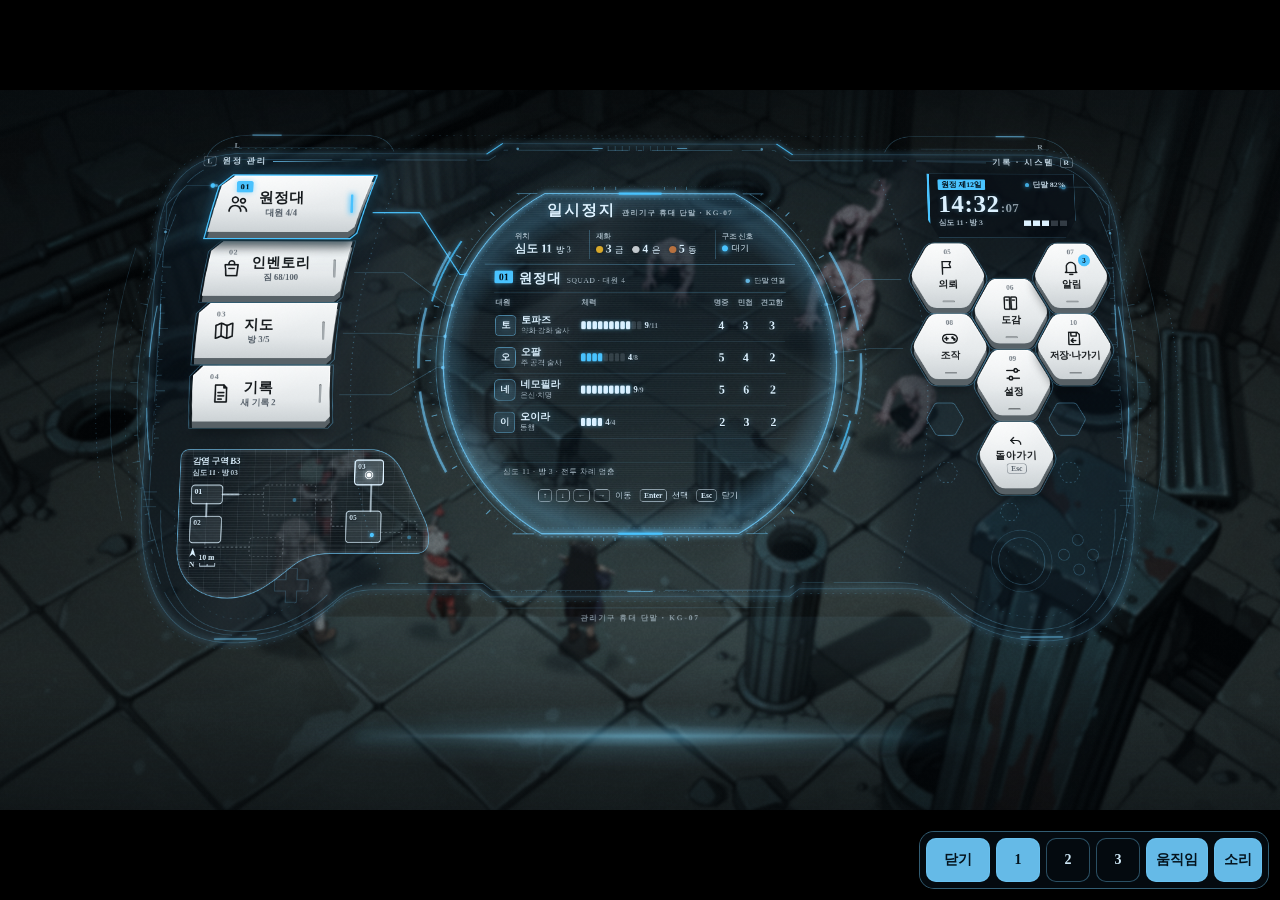
<file: index.html>
<!doctype html>
<html lang="ko">
<head>
<meta charset="utf-8">
  <title>LeftBehind — 포터블 콘솔 시안 022 (021 인벤토리 격자 + 버튼 소리를 020 이전(018) 철컥으로 되돌림)</title>
<meta name="viewport" content="width=device-width, initial-scale=1, viewport-fit=cover">
<link rel="stylesheet" href="css/menu.css?v=022b">
</head>
<body class="theme-k1">
<div id="viewport">
<div id="stage">

  <!-- 인게임 장면 (메뉴가 열리면 흐림·어둡게) -->
  <div id="bg"></div>
  <div id="shade"></div>
  <canvas id="grain" width="960" height="540"></canvas>

  <!-- 바닥 투영 빛 -->
  <div id="floor"><i class="beam"></i><i class="pool"></i><i class="refl"></i><i class="pool core"></i></div>

  <!-- 닫힌 상태: 구석의 메뉴 버튼 -->
  <button id="openBtn" class="hud-btn" aria-label="메뉴 열기"><i class="burger"></i><b>메뉴</b><kbd>Esc</kbd></button>

  <!-- 3D 장면: 떠 있는 콘솔 (평면 1640×860) -->
  <div id="scene3d">
    <div id="float">
      <div id="rise">
        <div id="screen" aria-hidden="true">

          <!-- z 0: 유리 바탕 — 콘솔 실루엣 마스크 + 가운데 화면 유리 -->
          <div class="z" id="glass" data-glass="glass">
            <i class="tint"></i><i class="w-shadow"></i><i class="sheen"></i><i class="sweep" id="sweep"></i>
          </div>

          <!-- z 2: 콘솔 실루엣 — 옅은 푸른 발광선 여러 겹 (윤곽·호·브래킷·눈금·홈) -->
          <svg class="z" id="sil" viewBox="0 0 1640 860" width="1640" height="860">
            <defs><filter id="silBlur" x="-5%" y="-5%" width="110%" height="110%"><feGaussianBlur stdDeviation="5"/></filter></defs>
            <g id="decoFar"></g>
            <path id="silGlow" class="sil-glow" pathLength="1" filter="url(#silBlur)"/>
            <path id="silLine" class="sil-line" pathLength="1"/>
            <g id="decoMid"></g>
            <g id="decoNear"></g>
            <g id="scrEdge"></g>
          </svg>

          <!-- z 10: 판 위 — 원형 창이 비친 자리(소켓 링·투영 빛) + 버튼→창 전선 + 벌집 장식 -->
          <div class="z" id="L-ring">
            <i class="w-proj"></i>
            <svg id="ring" viewBox="0 0 1640 860" width="1640" height="860">
              <g id="sock"></g>
            </svg>
          </div>

          <!-- z 22: 홀로그램 글자 층 (판 위: 시계·원정대 상태·구역 이름) -->
          <div class="z" id="L-holo">
            <!-- 오른쪽 구역 위: 시계·상태 블록 (011) -->
            <div id="clock" data-glass="clock">
              <div class="ck-top"><span>원정 제12일</span><span class="ck-led"><i></i>단말 82%</span></div>
              <div class="ck-time">14:32<small>:07</small></div>
              <div class="ck-bot"><span>심도 11 · 방 3</span><span class="ck-bars"><i></i><i></i><i></i><i class="off"></i><i class="off"></i></span></div>
            </div>
            <!-- 왼쪽 구역 아래: 미니맵 (버튼 아님). 019: 사용자 표시 영역 모양(손잡이 곡선을 따른 둥근 판), 어떤 메뉴에서든 미니맵만 -->
            <div id="crew" data-glass="minimap" aria-label="미니맵 — 지하 감염 구역"><i class="mm-grid"></i><svg class="crew-line" viewBox="0 0 246 239" aria-hidden="true"><path id="crewPath"/></svg>
              <svg id="mm" aria-hidden="true"></svg><i class="mm-scan"></i><i class="mm-lines"></i>
            </div>
            <div class="zone-tag" id="tagL"><b>L</b>원정 관리<i></i></div>
            <div class="zone-tag r" id="tagR"><i></i>기록 · 시스템<b>R</b></div>
          </div>

          <!-- z 56: 가운데 원형 창 (016) — 위아래가 평평하게 깎인 원. 판보다 한 층 앞에 떠 있음 -->
          <div class="z" id="L-win">
            <div id="win" data-glass="win"><i class="w-scan"></i><i class="w-sheen"></i></div>
            <svg id="wring" viewBox="0 0 1640 860" width="1640" height="860" aria-hidden="true">
              <defs><clipPath id="wBand"><rect id="wBandR" x="0" y="0" width="1640" height="860"/></clipPath></defs>
              <g id="wStatic"></g>
              <g clip-path="url(#wBand)"><g id="wBandStatic"></g><g id="wSpin" class="spin-win"></g></g>
            </svg>
            <div id="title" data-glass="title">
              <h1>일시정지</h1>
              <div class="t-sub">관리기구 휴대 단말 · KG-07</div>
            </div>
            <!-- 가운데 화면 (012 구조) -->
            <div id="status" data-glass="status">
              <div class="st-i"><span class="st-k">위치</span><span class="st-v"><b>심도 11</b> 방 3</span></div>
              <div class="st-i"><span class="st-k">재화</span><span class="st-v coins"><i class="c-g"></i><b>3</b>금 <i class="c-s"></i><b>4</b>은 <i class="c-c"></i><b>5</b>동</span></div>
              <div class="st-i"><span class="st-k">구조 신호</span><span class="st-v"><i class="sig-led"></i>대기</span></div>
            </div>
            <section id="panel" data-glass="panel">
              <header class="scr-head">
                <span class="scr-no" id="scrNo">01</span>
                <h2 id="scrTitle">원정대</h2>
                <span class="scr-code" id="scrCode">SQUAD</span>
                <span class="scr-live"><i></i>단말 연결</span>
              </header>
              <div class="scr-body" id="scrBody"></div>
              <footer class="scr-foot"><span id="scrFoot">심도 11 · 방 3 · 전투 차례 멈춤</span></footer>
              <i class="panel-sweep" id="pSweep"></i>
            </section>
            <div id="hints" data-glass="hints">
              <span class="kc">↑</span><span class="kc">↓</span><span class="kc">←</span><span class="kc">→</span><em>이동</em>
              <span class="kc">Enter</span><em>선택</em><span class="kc">Esc</span><em>닫기</em>
            </div>
          </div>

          <!-- z 40: 물리 버튼 층 (왼쪽 = 휜 큰 버튼 4 / 오른쪽 = 육각 6 + 돌아가기 육각) -->
          <div class="z" id="L-keys">
            <nav id="leftKeys" aria-label="주 메뉴"></nav>
            <nav id="rightKeys" aria-label="기록·시스템"></nav>
          </div>

          <!-- 기울기 측정용 모서리 점 (보이지 않음) -->
          <i class="probe" id="pTL" style="left:0;top:0"></i><i class="probe" id="pBL" style="left:0;top:858px"></i>
          <i class="probe" id="pTR" style="left:1638px;top:0"></i><i class="probe" id="pBR" style="left:1638px;top:858px"></i>
          <i class="probe" id="pC" style="left:819px;top:401px"></i>

        </div>
      </div>
    </div>
  </div>

  <div id="check" hidden></div>
</div>
</div>

<!-- 구석 조작판 (터치·마우스, 렌더 때 숨김) -->
<div id="pad" role="toolbar" aria-label="시안 조작">
  <button id="padMenu" class="pad-main">메뉴</button>
  <button data-theme="k1" title="K1 푸른색 통일">1</button>
  <button data-theme="k2" title="K2 푸른 선 + 노랑">2</button>
  <button data-theme="k3" title="K3 푸른 선 + 호박색">3</button>
  <button id="padMotion" title="움직임 켜기/끄기">움직임</button>
  <button id="padSound" title="소리 켜기/끄기 (M)">소리</button>
</div>
<script src="js/sfx.js?v=022b"></script>
<script src="js/menu.js?v=022b"></script>
</body>
</html>
</file>
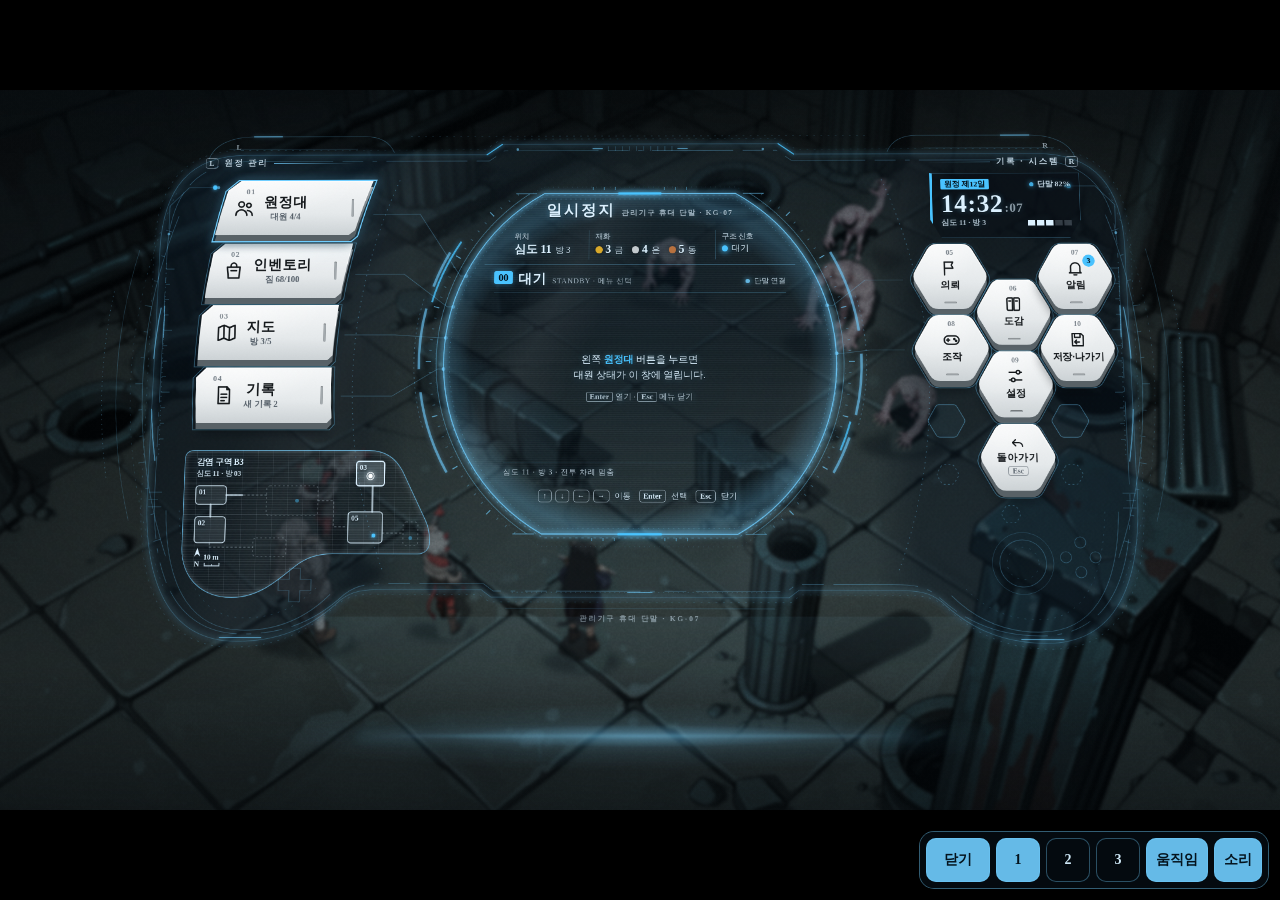
<file: crew/index.html>
<!doctype html>
<html lang="ko">
<head>
<meta charset="utf-8">
  <title>LeftBehind — 포터블 콘솔 시안 023 (022 + 원정대 화면: 대원 4명 체력·사기·상태, 선택·상세)</title>
<meta name="viewport" content="width=device-width, initial-scale=1, viewport-fit=cover">
<link rel="stylesheet" href="css/menu.css?v=023a">
</head>
<body class="theme-k1">
<div id="viewport">
<div id="stage">

  <!-- 인게임 장면 (메뉴가 열리면 흐림·어둡게) -->
  <div id="bg"></div>
  <div id="shade"></div>
  <canvas id="grain" width="960" height="540"></canvas>

  <!-- 바닥 투영 빛 -->
  <div id="floor"><i class="beam"></i><i class="pool"></i><i class="refl"></i><i class="pool core"></i></div>

  <!-- 닫힌 상태: 구석의 메뉴 버튼 -->
  <button id="openBtn" class="hud-btn" aria-label="메뉴 열기"><i class="burger"></i><b>메뉴</b><kbd>Esc</kbd></button>

  <!-- 3D 장면: 떠 있는 콘솔 (평면 1640×860) -->
  <div id="scene3d">
    <div id="float">
      <div id="rise">
        <div id="screen" aria-hidden="true">

          <!-- z 0: 유리 바탕 — 콘솔 실루엣 마스크 + 가운데 화면 유리 -->
          <div class="z" id="glass" data-glass="glass">
            <i class="tint"></i><i class="w-shadow"></i><i class="sheen"></i><i class="sweep" id="sweep"></i>
          </div>

          <!-- z 2: 콘솔 실루엣 — 옅은 푸른 발광선 여러 겹 (윤곽·호·브래킷·눈금·홈) -->
          <svg class="z" id="sil" viewBox="0 0 1640 860" width="1640" height="860">
            <defs><filter id="silBlur" x="-5%" y="-5%" width="110%" height="110%"><feGaussianBlur stdDeviation="5"/></filter></defs>
            <g id="decoFar"></g>
            <path id="silGlow" class="sil-glow" pathLength="1" filter="url(#silBlur)"/>
            <path id="silLine" class="sil-line" pathLength="1"/>
            <g id="decoMid"></g>
            <g id="decoNear"></g>
            <g id="scrEdge"></g>
          </svg>

          <!-- z 10: 판 위 — 원형 창이 비친 자리(소켓 링·투영 빛) + 버튼→창 전선 + 벌집 장식 -->
          <div class="z" id="L-ring">
            <i class="w-proj"></i>
            <svg id="ring" viewBox="0 0 1640 860" width="1640" height="860">
              <g id="sock"></g>
            </svg>
          </div>

          <!-- z 22: 홀로그램 글자 층 (판 위: 시계·원정대 상태·구역 이름) -->
          <div class="z" id="L-holo">
            <!-- 오른쪽 구역 위: 시계·상태 블록 (011) -->
            <div id="clock" data-glass="clock">
              <div class="ck-top"><span>원정 제12일</span><span class="ck-led"><i></i>단말 82%</span></div>
              <div class="ck-time">14:32<small>:07</small></div>
              <div class="ck-bot"><span>심도 11 · 방 3</span><span class="ck-bars"><i></i><i></i><i></i><i class="off"></i><i class="off"></i></span></div>
            </div>
            <!-- 왼쪽 구역 아래: 미니맵 (버튼 아님). 019: 사용자 표시 영역 모양(손잡이 곡선을 따른 둥근 판), 어떤 메뉴에서든 미니맵만 -->
            <div id="crew" data-glass="minimap" aria-label="미니맵 — 지하 감염 구역"><i class="mm-grid"></i><svg class="crew-line" viewBox="0 0 246 239" aria-hidden="true"><path id="crewPath"/></svg>
              <svg id="mm" aria-hidden="true"></svg><i class="mm-scan"></i><i class="mm-lines"></i>
            </div>
            <div class="zone-tag" id="tagL"><b>L</b>원정 관리<i></i></div>
            <div class="zone-tag r" id="tagR"><i></i>기록 · 시스템<b>R</b></div>
          </div>

          <!-- z 56: 가운데 원형 창 (016) — 위아래가 평평하게 깎인 원. 판보다 한 층 앞에 떠 있음 -->
          <div class="z" id="L-win">
            <div id="win" data-glass="win"><i class="w-scan"></i><i class="w-sheen"></i></div>
            <svg id="wring" viewBox="0 0 1640 860" width="1640" height="860" aria-hidden="true">
              <defs><clipPath id="wBand"><rect id="wBandR" x="0" y="0" width="1640" height="860"/></clipPath></defs>
              <g id="wStatic"></g>
              <g clip-path="url(#wBand)"><g id="wBandStatic"></g><g id="wSpin" class="spin-win"></g></g>
            </svg>
            <div id="title" data-glass="title">
              <h1>일시정지</h1>
              <div class="t-sub">관리기구 휴대 단말 · KG-07</div>
            </div>
            <!-- 가운데 화면 (012 구조) -->
            <div id="status" data-glass="status">
              <div class="st-i"><span class="st-k">위치</span><span class="st-v"><b>심도 11</b> 방 3</span></div>
              <div class="st-i"><span class="st-k">재화</span><span class="st-v coins"><i class="c-g"></i><b>3</b>금 <i class="c-s"></i><b>4</b>은 <i class="c-c"></i><b>5</b>동</span></div>
              <div class="st-i"><span class="st-k">구조 신호</span><span class="st-v"><i class="sig-led"></i>대기</span></div>
            </div>
            <section id="panel" data-glass="panel">
              <header class="scr-head">
                <span class="scr-no" id="scrNo">01</span>
                <h2 id="scrTitle">원정대</h2>
                <span class="scr-code" id="scrCode">SQUAD</span>
                <span class="scr-live"><i></i>단말 연결</span>
              </header>
              <div class="scr-body" id="scrBody"></div>
              <footer class="scr-foot"><span id="scrFoot">심도 11 · 방 3 · 전투 차례 멈춤</span></footer>
              <i class="panel-sweep" id="pSweep"></i>
            </section>
            <div id="hints" data-glass="hints">
              <span class="kc">↑</span><span class="kc">↓</span><span class="kc">←</span><span class="kc">→</span><em>이동</em>
              <span class="kc">Enter</span><em>선택</em><span class="kc">Esc</span><em>닫기</em>
            </div>
          </div>

          <!-- z 40: 물리 버튼 층 (왼쪽 = 휜 큰 버튼 4 / 오른쪽 = 육각 6 + 돌아가기 육각) -->
          <div class="z" id="L-keys">
            <nav id="leftKeys" aria-label="주 메뉴"></nav>
            <nav id="rightKeys" aria-label="기록·시스템"></nav>
          </div>

          <!-- 기울기 측정용 모서리 점 (보이지 않음) -->
          <i class="probe" id="pTL" style="left:0;top:0"></i><i class="probe" id="pBL" style="left:0;top:858px"></i>
          <i class="probe" id="pTR" style="left:1638px;top:0"></i><i class="probe" id="pBR" style="left:1638px;top:858px"></i>
          <i class="probe" id="pC" style="left:819px;top:401px"></i>

        </div>
      </div>
    </div>
  </div>

  <div id="check" hidden></div>
</div>
</div>

<!-- 구석 조작판 (터치·마우스, 렌더 때 숨김) -->
<div id="pad" role="toolbar" aria-label="시안 조작">
  <button id="padMenu" class="pad-main">메뉴</button>
  <button data-theme="k1" title="K1 푸른색 통일">1</button>
  <button data-theme="k2" title="K2 푸른 선 + 노랑">2</button>
  <button data-theme="k3" title="K3 푸른 선 + 호박색">3</button>
  <button id="padMotion" title="움직임 켜기/끄기">움직임</button>
  <button id="padSound" title="소리 켜기/끄기 (M)">소리</button>
</div>
<script src="js/sfx.js?v=023a"></script>
<script src="js/menu.js?v=023a"></script>
</body>
</html>
</file>
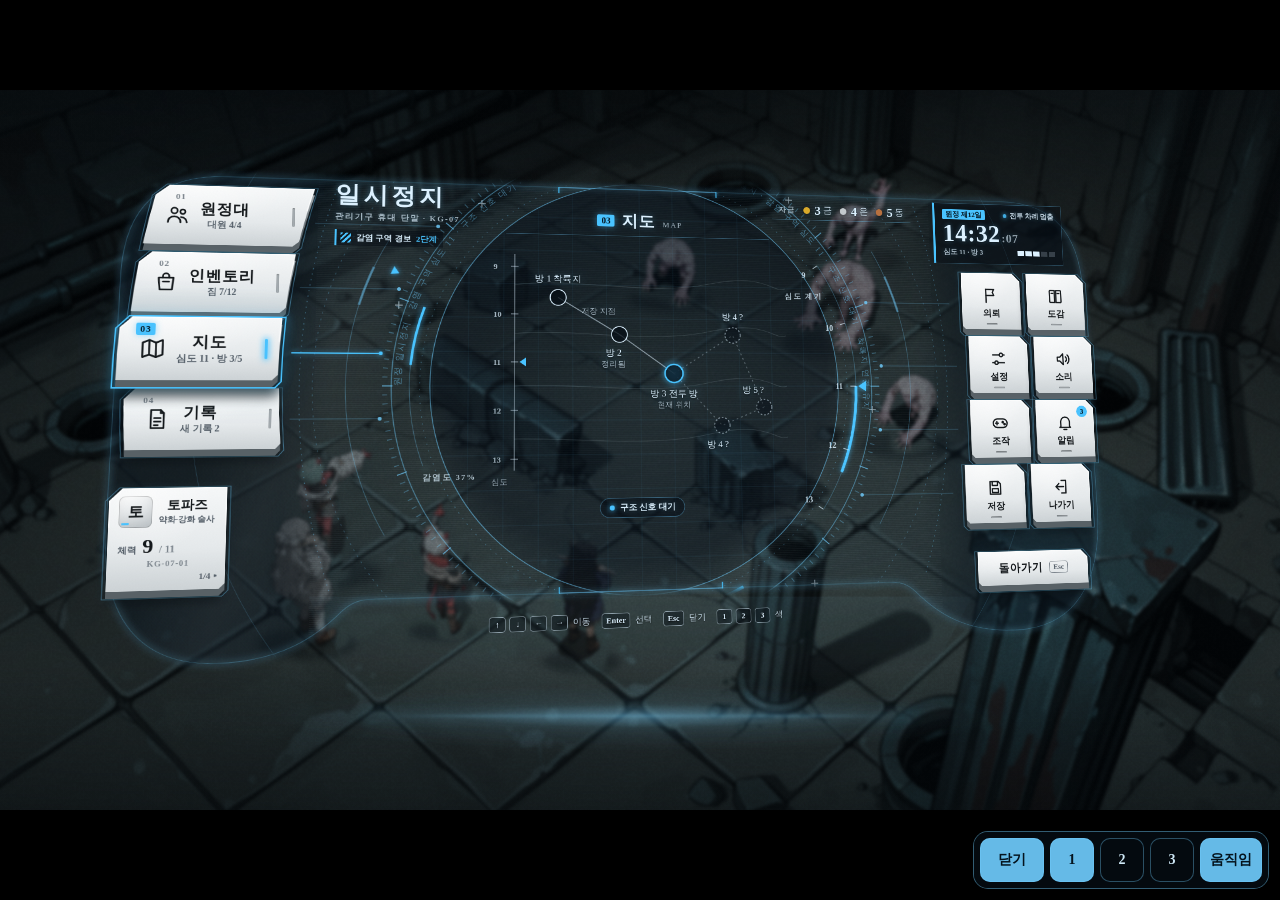
<file: e/index.html>
<!doctype html>
<html lang="ko">
<head>
<meta charset="utf-8">
<title>LeftBehind — 포터블 콘솔 시안 011 (EndfieldHUD 배치 + 콘솔 실루엣)</title>
<meta name="viewport" content="width=device-width, initial-scale=1, viewport-fit=cover">
<link rel="stylesheet" href="css/menu.css">
</head>
<body class="theme-k1">
<div id="viewport">
<div id="stage">

  <!-- 인게임 장면 (메뉴가 열리면 흐림·어둡게) -->
  <div id="bg"></div>
  <div id="shade"></div>
  <canvas id="grain" width="960" height="540"></canvas>

  <!-- 바닥 투영 빛 -->
  <div id="floor"><i class="beam"></i><i class="pool"></i><i class="refl"></i><i class="pool core"></i></div>

  <!-- 닫힌 상태: 구석의 메뉴 버튼 -->
  <button id="openBtn" class="hud-btn" aria-label="메뉴 열기"><i class="burger"></i><b>메뉴</b><kbd>Esc</kbd></button>

  <!-- 3D 장면: 떠 있는 콘솔 실루엣 화면 (평면 1640×860) -->
  <div id="scene3d">
    <div id="float">
      <div id="rise">
        <div id="screen" aria-hidden="true">

          <!-- z 0: 유리 바탕 — 콘솔 실루엣 마스크(가장자리 페이드) -->
          <div class="z" id="glass" data-glass="glass">
            <i class="tint"></i><i class="sheen"></i><i class="scanlines"></i><i class="sweep" id="sweep"></i>
          </div>

          <!-- z 2: 실루엣 윤곽 (아주 옅은 푸른 발광선) -->
          <svg class="z" id="sil" viewBox="0 0 1640 860" width="1640" height="860">
            <defs><filter id="silBlur" x="-5%" y="-5%" width="110%" height="110%"><feGaussianBlur stdDeviation="5"/></filter></defs>
            <path id="silGlow" class="sil-glow" pathLength="1" filter="url(#silBlur)"/>
            <path id="silLine" class="sil-line" pathLength="1"/>
            <g id="cutMarks" class="cut-marks"></g>
          </svg>

          <!-- z 10: 원형 표시창 링 (실루엣 마스크로 위아래가 잘림) -->
          <div class="z" id="L-ring">
            <svg id="ring" viewBox="0 0 1640 860" width="1640" height="860">
              <defs>
                <path id="codePath" d=""/>
                <clipPath id="discClip"><circle cx="820" cy="430" r="338"/></clipPath>
                <radialGradient id="discFill" cx="50%" cy="45%" r="55%">
                  <stop offset="0" stop-color="rgb(6,18,30)" stop-opacity=".30"/>
                  <stop offset=".85" stop-color="rgb(4,12,22)" stop-opacity=".46"/>
                  <stop offset="1" stop-color="rgb(4,12,22)" stop-opacity=".2"/>
                </radialGradient>
              </defs>
              <g id="outerArcs"></g>
              <circle id="disc" cx="820" cy="430" r="340" fill="url(#discFill)"/>
              <g id="discGrid" clip-path="url(#discClip)"></g>
              <circle class="hl" cx="820" cy="430" r="400" stroke-width="1.6" opacity=".45"/>
              <circle class="hl" cx="820" cy="430" r="340" stroke-width="1.4" opacity=".55"/>
              <g id="ticks" class="spin-slow"></g>
              <g class="spin-rev">
                <circle class="hl" cx="820" cy="430" r="356" stroke-width="1.2" stroke-dasharray="2 9" opacity=".35"/>
                <circle class="acc-arc" cx="820" cy="430" r="372" stroke-width="5" stroke-dasharray="150 260 40 1888"/>
              </g>
              <g class="spin-code"><text class="code-ring"><textPath href="#codePath">원정 일시정지 · 감염 구역 심도 11 · 구조 신호 대기 · 착륙지 연결 유지 · 기록 동기화 0003 · 원정 일시정지 · 감염 구역 심도 11 · 구조 신호 대기 · 착륙지 연결 유지 ·</textPath></text></g>
              <g id="ringMarks"></g>
              <g id="readouts"></g>
            </svg>
          </div>

          <!-- z 22: 홀로그램 글자 층 -->
          <div class="z" id="L-holo">
            <div id="title" data-glass="title">
              <h1>일시정지</h1>
              <div class="t-sub">관리기구 휴대 단말 · KG-07</div>
              <div class="t-warn"><i></i>감염 구역 경보 <b>2단계</b></div>
            </div>
            <div id="status" data-glass="status"><i class="c-g"></i><b>3</b>금<i class="c-s"></i><b>4</b>은<i class="c-c"></i><b>5</b>동</div>
            <div id="clock" data-glass="clock">
              <div class="ck-top"><span>원정 제12일</span><span class="ck-led"><i></i>전투 차례 멈춤</span></div>
              <div class="ck-time">14:32<small>:07</small></div>
              <div class="ck-bot"><span>심도 11 · 방 3</span><span class="ck-bars"><i></i><i></i><i></i><i class="off"></i><i class="off"></i></span></div>
            </div>
            <section id="scr" data-glass="scr">
              <header class="scr-head">
                <span class="scr-no" id="scrNo">03</span>
                <h2 id="scrTitle">지도</h2>
                <span class="scr-code" id="scrCode">MAP · 심도 11</span>
              </header>
              <div class="scr-body" id="scrBody"></div>
              <div class="scr-pill" id="scrPill"><i></i>구조 신호 대기</div>
              <i class="panel-sweep" id="pSweep"></i>
            </section>
          </div>

          <!-- z 46: 물리 버튼 층 (왼쪽 손잡이 = 큰 버튼 4 + 대원 카드 + 전원 / 오른쪽 손잡이 = 아이콘 8 + 돌아가기) -->
          <div class="z" id="L-keys">
            <nav id="leftKeys" aria-label="주 메뉴"></nav>
            <nav id="rightKeys" aria-label="기능"></nav>
          </div>

          <!-- 기기 밖 조작 안내 (참고 원본의 화면 아래 안내 줄 자리) -->
          <div class="z" id="L-hint">
            <div id="hints" data-glass="hints">
              <span class="kc">↑</span><span class="kc">↓</span><span class="kc">←</span><span class="kc">→</span><em>이동</em>
              <span class="kc w">Enter</span><em>선택</em><span class="kc w">Esc</span><em>닫기</em><span class="kc">1</span><span class="kc">2</span><span class="kc">3</span><em>색</em>
            </div>
          </div>

        </div>
      </div>
    </div>
  </div>

  <div id="check" hidden></div>
</div>
</div>

<!-- 구석 조작판 (터치·마우스, 렌더 때 숨김) -->
<div id="pad" role="toolbar" aria-label="시안 조작">
  <button id="padMenu" class="pad-main">메뉴</button>
  <button data-theme="k1" title="K1 푸른색 통일">1</button>
  <button data-theme="k2" title="K2 푸른 선 + 노랑">2</button>
  <button data-theme="k3" title="K3 푸른 선 + 호박색">3</button>
  <button id="padMotion" title="움직임 켜기/끄기">움직임</button>
</div>
<script src="js/menu.js"></script>
</body>
</html>
</file>
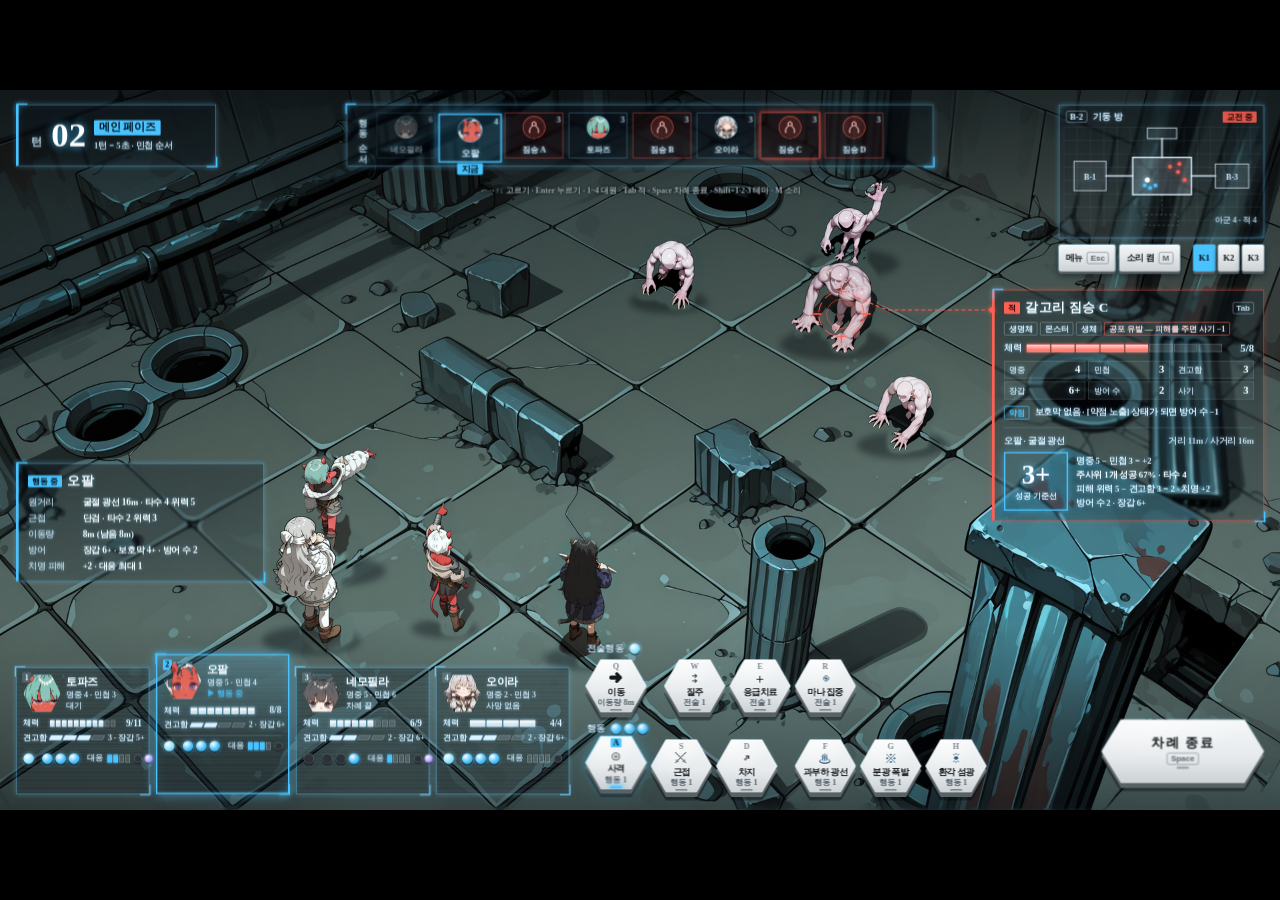
<file: hud/index.html>
<!doctype html>
<html lang="ko">
<head>
<meta charset="utf-8">
<title>LeftBehind — 전투 HUD 시안 001</title>
<meta name="viewport" content="width=device-width, initial-scale=1">
<!-- UIDiorama HUD 001 — 메뉴 시안 022의 색·발광 선·유리 판·물리 버튼·소리를 이어받은 전투 HUD.
     평면 좌표 1920×1080. 화면 가운데 50%×50%(x 480~1440, y 270~810)는 비움.
     효과음 js/sfx.js = 022 사본(철컥·뗌은 018 소리). 수치 출처는 generation.md. -->
<link rel="stylesheet" href="css/hud.css?v=h001">
</head>
<body class="theme-k1">
<div id="viewport">
  <div id="stage">
    <div id="bg"></div>
    <div id="shade"></div>

    <!-- 대상 지시선 (기울기 층 밖 — 전투 화면에 고정) -->
    <svg id="leader" viewBox="0 0 1920 1080" aria-hidden="true">
      <polyline id="ldLine" points="" />
      <circle id="ldDot" r="4" />
      <g id="reticle">
        <circle class="r-out" r="34" />
        <circle class="r-in" r="22" />
        <path class="r-tick" d="M -44 0 H -30 M 30 0 H 44 M 0 -44 V -30 M 0 30 V 44" />
      </g>
    </svg>

    <!-- 주사위·명중 결과 (잠깐 뜨는 홀로그램) -->
    <div id="roll" aria-live="polite"></div>

    <!-- HUD 기울기 층 -->
    <div id="hud">
      <!-- 왼쪽 위: 턴 -->
      <section id="turnBox" class="gp fl1">
        <div class="tb-lbl">턴</div>
        <div class="tb-no" id="turnNo">02</div>
        <div class="tb-side">
          <div class="tb-phase" id="phase">메인 페이즈</div>
          <div class="tb-sub">1턴 = 5초 · 민첩 순서</div>
        </div>
      </section>

      <!-- 위 가운데: 턴 순서 띠 -->
      <section id="order" class="gp fl2">
        <div class="od-hd">행동 순서</div>
        <ol id="orderList"></ol>
      </section>

      <!-- 오른쪽 위: 방 정보 + 미니맵 -->
      <section id="map" class="gp fl3">
        <div class="mp-hd"><span class="mp-tag">B-2</span><span class="mp-nm">기둥 방</span><span class="mp-st">교전 중</span></div>
        <svg id="mm" viewBox="0 0 296 150" aria-hidden="true"></svg>
      </section>

      <!-- 구석 조작판 -->
      <section id="pad" class="fl3">
        <button class="pb" id="pbMenu" title="메뉴 (Esc)"><b>메뉴</b><kbd>Esc</kbd></button>
        <button class="pb" id="pbSound" title="소리 (M)"><b id="sndTx">소리 켬</b><kbd>M</kbd></button>
        <div class="pb-th">
          <button class="pt" data-th="k1" title="테마 K1 (Shift+1)">K1</button>
          <button class="pt" data-th="k2" title="테마 K2 (Shift+2)">K2</button>
          <button class="pt" data-th="k3" title="테마 K3 (Shift+3)">K3</button>
        </div>
      </section>

      <!-- 오른쪽: 적 정보 판 -->
      <section id="enemy" class="gp fl2">
        <div class="en-hd">
          <span class="en-tg">적</span><b id="enName">갈고리 짐승 A</b><kbd>Tab</kbd>
        </div>
        <div class="en-tags" id="enTags"></div>
        <div class="en-hp"><span>체력</span><div class="bar" id="enHpBar"></div><em id="enHp">8/8</em></div>
        <div class="en-stats" id="enStats"></div>
        <div class="en-weak"><span class="lb">약점</span><span id="enWeak"></span></div>
        <div class="en-hit">
          <div class="eh-hd"><span id="ehWho">오팔 · 굴절 광선</span><span id="ehRange">거리 11m / 사거리 16m</span></div>
          <div class="eh-main">
            <div class="eh-big"><b id="ehTh">3+</b><span>성공 기준선</span></div>
            <div class="eh-calc">
              <div id="ehLine1">명중 5 − 민첩 3 = +2</div>
              <div id="ehLine2">주사위 1개 성공 67% · 타수 4</div>
              <div id="ehLine3">피해 위력 5 − 견고함 3 = 2 · 치명 +2</div>
              <div id="ehLine4">방어 수 2 · 장갑 6+</div>
            </div>
          </div>
        </div>
      </section>

      <!-- 왼쪽: 현재 대원 상세 -->
      <section id="detail" class="gp fl1">
        <div class="dt-hd"><span class="dt-tg">행동 중</span><b id="dtName">오팔</b></div>
        <div class="dt-rows" id="dtRows"></div>
      </section>

      <!-- 아래 왼쪽: 대원 4명 -->
      <section id="crew"></section>

      <!-- 아래 가운데~오른쪽: 행동 선택 (토큰 종류별 묶음) -->
      <section id="acts">
        <div class="ag" id="agTac">
          <div class="ag-hd"><span class="ag-nm">전술행동</span><span class="coins" id="coinTac"></span></div>
          <div class="ag-row" id="rowTac"></div>
        </div>
        <div class="ag" id="agAct">
          <div class="ag-hd"><span class="ag-nm">행동</span><span class="coins" id="coinAct"></span></div>
          <div class="ag-row" id="rowAct"></div>
        </div>
      </section>

      <!-- 오른쪽 아래: 차례 종료 (행동 버튼과 분리) -->
      <section id="endWrap"></section>

      <div id="keyhint">←→↑↓ 고르기 · Enter 누르기 · 1~4 대원 · Tab 적 · Space 차례 종료 · Shift+1·2·3 테마 · M 소리</div>
    </div>
  </div>
</div>
<script src="js/sfx.js?v=h001"></script>
<script src="js/hud.js?v=h001"></script>
</body>
</html>
</file>
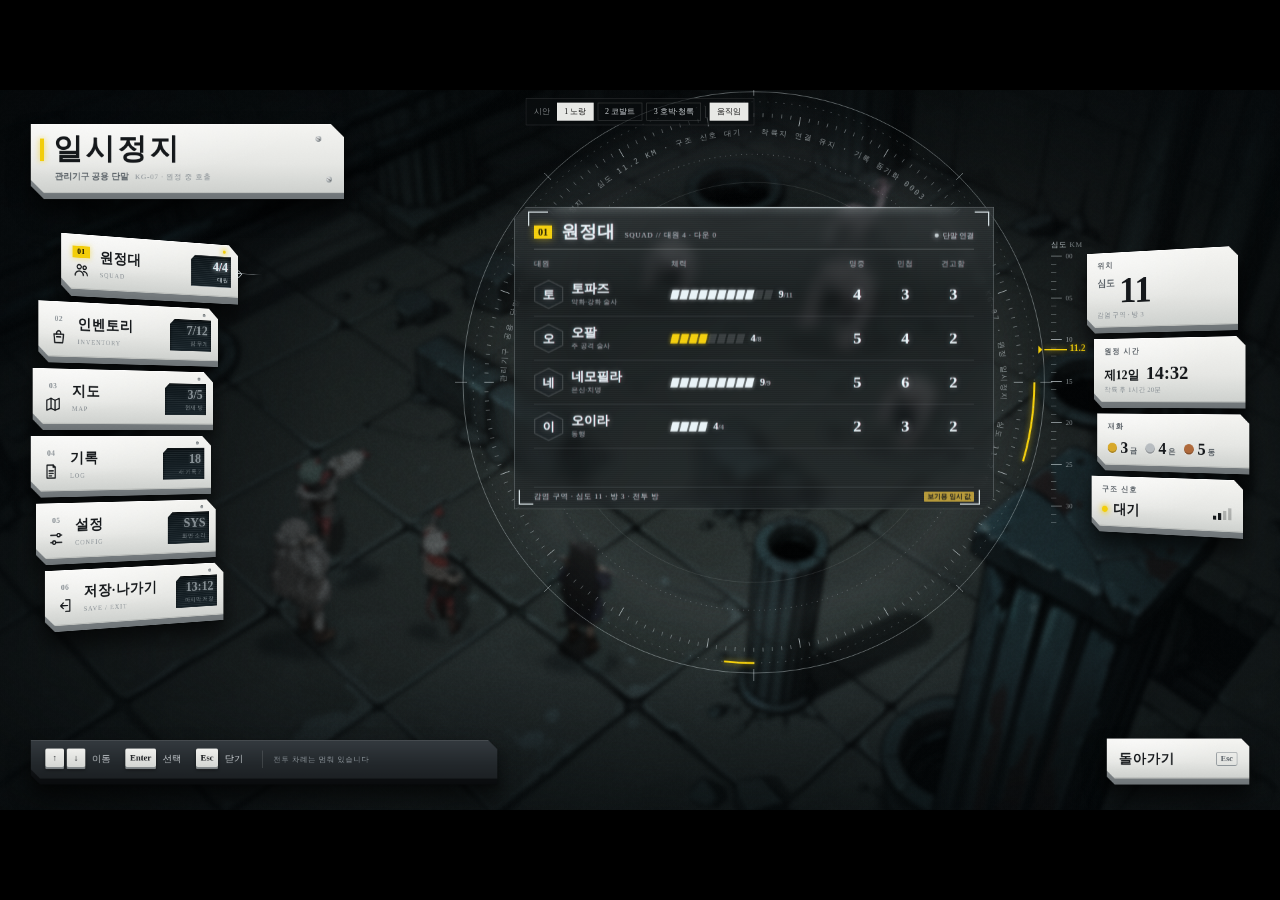
<file: r1/index.html>
<!doctype html>
<html lang="ko">
<head>
<meta charset="utf-8">
<title>LeftBehind — 홀로그램 메뉴 시안 008</title>
<meta name="viewport" content="width=device-width, initial-scale=1">
<link rel="stylesheet" href="css/menu.css">
</head>
<body class="theme-m1">
<div id="viewport">
<div id="stage">

  <!-- 인게임 장면 (메뉴가 열리면 흐림·어둡게) -->
  <div id="bg"></div>
  <div id="shade"></div>
  <canvas id="grain" width="960" height="540"></canvas>

  <!-- 닫힌 상태: 화면 구석의 메뉴 버튼 -->
  <button id="openBtn" class="mini-blk pb" aria-label="메뉴 열기">
    <span class="face mini-face"><i class="burger"></i><b>메뉴</b><kbd>Esc</kbd></span>
  </button>

  <div id="menu" aria-hidden="true">

    <!-- 층 0: 계기판 링 (가장 깊음) -->
    <div class="layer" data-depth="0.35" id="L-ring">
      <div id="ringWrap">
        <svg id="ring" viewBox="0 0 900 900" width="900" height="900">
          <defs>
            <path id="codePath" d="M450,450 m-372,0 a372,372 0 1,1 744,0 a372,372 0 1,1 -744,0"/>
            <radialGradient id="ringGlow" cx="50%" cy="50%" r="50%">
              <stop offset="62%" stop-color="var(--holo)" stop-opacity="0"/>
              <stop offset="80%" stop-color="var(--holo)" stop-opacity="0.05"/>
              <stop offset="100%" stop-color="var(--holo)" stop-opacity="0"/>
            </radialGradient>
          </defs>
          <circle cx="450" cy="450" r="440" fill="url(#ringGlow)"/>
          <circle class="hl" cx="450" cy="450" r="436" stroke-width="1" opacity=".45"/>
          <g id="ticks" class="spin-slow"></g>
          <g class="spin-rev">
            <circle class="acc-arc" cx="450" cy="450" r="421" stroke-width="3" stroke-dasharray="120 540 46 1940"/>
            <circle class="hl" cx="450" cy="450" r="421" stroke-width="1" stroke-dasharray="2 10" opacity=".35"/>
          </g>
          <g class="spin-code">
            <text class="code-ring"><textPath href="#codePath">관리기구 공용 단말 KG-07 · 원정 일시정지 · 심도 11.2 KM · 구조 신호 대기 · 착륙지 연결 유지 · 기록 동기화 0003 · 관리기구 공용 단말 KG-07 · 원정 일시정지 · 심도 11.2 KM ·</textPath></text>
          </g>
          <circle class="hl flow" cx="450" cy="450" r="342" stroke-width="1" stroke-dasharray="1 7" opacity=".55"/>
          <circle class="hl" cx="450" cy="450" r="300" stroke-width="1" opacity=".12"/>
          <g class="cross" opacity=".6">
            <path d="M450 2 v18 M450 880 v18 M2 450 h18 M880 450 h18"/>
            <path d="M136 136 l10 10 M764 136 l-10 10 M136 764 l10 -10 M764 764 l-10 -10"/>
          </g>
        </svg>
        <!-- 심도 눈금 (링 오른쪽) -->
        <div id="depthGauge">
          <div class="dg-title">심도 <b>KM</b></div>
          <div class="dg-scale" id="dgScale"></div>
          <div class="dg-mark" style="--v:11.2"><span>11.2</span></div>
        </div>
      </div>
    </div>

    <!-- 층 1: 홀로그램 화면 -->
    <div class="layer" data-depth="0.6" id="L-screen">
      <section id="screen" data-panel="screen">
        <div class="scr-frame">
          <i class="cn tl"></i><i class="cn tr"></i><i class="cn bl"></i><i class="cn br"></i>
        </div>
        <header class="scr-head">
          <span class="scr-no" id="scrNo">01</span>
          <h2 id="scrTitle">원정대</h2>
          <span class="scr-code" id="scrCode">SQUAD // 대원 4 · 다운 0</span>
          <span class="scr-live"><i></i>단말 연결</span>
        </header>
        <div class="scr-body" id="scrBody"></div>
        <footer class="scr-foot">
          <span id="scrFoot">감염 구역 · 심도 11 · 방 3 · 전투 방</span>
          <span class="tmp">보기용 임시 값</span>
        </footer>
        <div class="scan-sweep" id="sweep"></div>
        <div class="scanlines"></div>
      </section>
    </div>

    <!-- 층 2: 물리 버튼 (가장 앞) -->
    <div class="layer" data-depth="1" id="L-front">
      <div id="titlePlate" class="plate pb" data-panel="title">
        <div class="face tp-face">
          <span class="tp-led"></span>
          <h1>일시정지</h1>
          <div class="tp-sub"><b>관리기구 공용 단말</b><span>KG-07 · 원정 중 호출</span></div>
          <span class="tp-screw s1"></span><span class="tp-screw s2"></span>
        </div>
      </div>

      <nav id="nav" aria-label="메뉴"></nav>

      <aside id="side">
        <div class="sblk pb" data-panel="s-depth">
          <div class="face s-face">
            <span class="s-k">위치</span>
            <div class="s-big"><small>심도</small>11</div>
            <span class="s-v">감염 구역 · 방 3</span>
          </div>
        </div>
        <div class="sblk pb" data-panel="s-time">
          <div class="face s-face">
            <span class="s-k">원정 시간</span>
            <div class="s-mid">제12일 <b>14:32</b></div>
            <span class="s-v">착륙 후 1시간 20분</span>
          </div>
        </div>
        <div class="sblk pb" data-panel="s-coin">
          <div class="face s-face">
            <span class="s-k">재화</span>
            <div class="s-coins"><span><i class="c-g"></i>3<em>금</em></span><span><i class="c-s"></i>4<em>은</em></span><span><i class="c-c"></i>5<em>동</em></span></div>
          </div>
        </div>
        <div class="sblk pb" data-panel="s-sig">
          <div class="face s-face">
            <span class="s-k">구조 신호</span>
            <div class="s-sig"><i class="sig-led"></i>대기<span class="sig-bars"><i></i><i></i><i></i><i></i></span></div>
          </div>
        </div>
      </aside>

      <div id="bottomBar" class="plate pb" data-panel="bottom">
        <div class="face bb-face">
          <span class="keycap"><kbd>↑</kbd><kbd>↓</kbd></span><span class="bb-t">이동</span>
          <span class="keycap"><kbd class="w">Enter</kbd></span><span class="bb-t">선택</span>
          <span class="keycap"><kbd class="w">Esc</kbd></span><span class="bb-t">닫기</span>
          <span class="bb-sep"></span>
          <span class="bb-note">전투 차례는 멈춰 있습니다</span>
        </div>
      </div>
      <button id="closeBtn" class="mini-blk pb" aria-label="메뉴 닫기" data-panel="close">
        <span class="face mini-face"><b>돌아가기</b><kbd>Esc</kbd></span>
      </button>
    </div>
  </div>

  <!-- 시안 전환 (렌더 때는 숨김) -->
  <div id="tweaks">
    <span class="tw-k">시안</span>
    <button data-theme="m1">1 노랑</button>
    <button data-theme="m2">2 코발트</button>
    <button data-theme="m3">3 호박·청록</button>
    <span class="tw-sep"></span>
    <button id="twMotion" title="움직임 켜기/끄기">움직임</button>
  </div>
  <div id="check" hidden></div>
</div>
</div>
<script src="js/menu.js"></script>
</body>
</html>
</file>
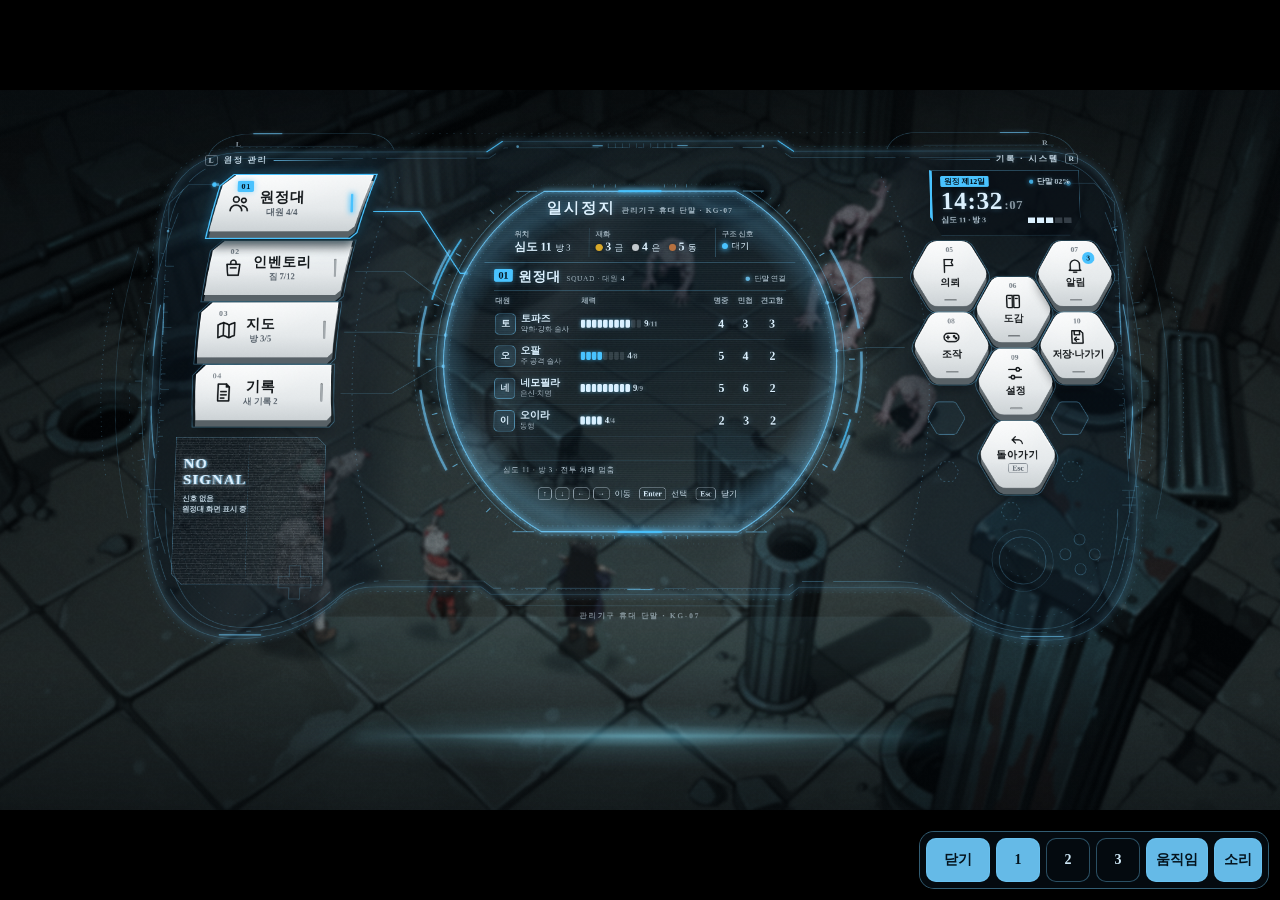
<file: r10/index.html>
<!doctype html>
<html lang="ko">
<head>
<meta charset="utf-8">
<title>LeftBehind — 포터블 콘솔 시안 018 (원정대 상태 칸 빈자리 가운데·80%, 원정대 메뉴일 때 NO SIGNAL, 카세트 버튼 효과음)</title>
<meta name="viewport" content="width=device-width, initial-scale=1, viewport-fit=cover">
<link rel="stylesheet" href="css/menu.css">
</head>
<body class="theme-k1">
<div id="viewport">
<div id="stage">

  <!-- 인게임 장면 (메뉴가 열리면 흐림·어둡게) -->
  <div id="bg"></div>
  <div id="shade"></div>
  <canvas id="grain" width="960" height="540"></canvas>

  <!-- 바닥 투영 빛 -->
  <div id="floor"><i class="beam"></i><i class="pool"></i><i class="refl"></i><i class="pool core"></i></div>

  <!-- 닫힌 상태: 구석의 메뉴 버튼 -->
  <button id="openBtn" class="hud-btn" aria-label="메뉴 열기"><i class="burger"></i><b>메뉴</b><kbd>Esc</kbd></button>

  <!-- 3D 장면: 떠 있는 콘솔 (평면 1640×860) -->
  <div id="scene3d">
    <div id="float">
      <div id="rise">
        <div id="screen" aria-hidden="true">

          <!-- z 0: 유리 바탕 — 콘솔 실루엣 마스크 + 가운데 화면 유리 -->
          <div class="z" id="glass" data-glass="glass">
            <i class="tint"></i><i class="w-shadow"></i><i class="sheen"></i><i class="sweep" id="sweep"></i>
          </div>

          <!-- z 2: 콘솔 실루엣 — 옅은 푸른 발광선 여러 겹 (윤곽·호·브래킷·눈금·홈) -->
          <svg class="z" id="sil" viewBox="0 0 1640 860" width="1640" height="860">
            <defs><filter id="silBlur" x="-5%" y="-5%" width="110%" height="110%"><feGaussianBlur stdDeviation="5"/></filter></defs>
            <g id="decoFar"></g>
            <path id="silGlow" class="sil-glow" pathLength="1" filter="url(#silBlur)"/>
            <path id="silLine" class="sil-line" pathLength="1"/>
            <g id="decoMid"></g>
            <g id="decoNear"></g>
            <g id="scrEdge"></g>
          </svg>

          <!-- z 10: 판 위 — 원형 창이 비친 자리(소켓 링·투영 빛) + 버튼→창 전선 + 벌집 장식 -->
          <div class="z" id="L-ring">
            <i class="w-proj"></i>
            <svg id="ring" viewBox="0 0 1640 860" width="1640" height="860">
              <g id="sock"></g>
            </svg>
          </div>

          <!-- z 22: 홀로그램 글자 층 (판 위: 시계·원정대 상태·구역 이름) -->
          <div class="z" id="L-holo">
            <!-- 오른쪽 구역 위: 시계·상태 블록 (011) -->
            <div id="clock" data-glass="clock">
              <div class="ck-top"><span>원정 제12일</span><span class="ck-led"><i></i>단말 82%</span></div>
              <div class="ck-time">14:32<small>:07</small></div>
              <div class="ck-bot"><span>심도 11 · 방 3</span><span class="ck-bars"><i></i><i></i><i></i><i class="off"></i><i class="off"></i></span></div>
            </div>
            <!-- 왼쪽 구역 아래: 원정대 상태 표시 (버튼 아님). 018: 빈자리 가운데·80% 크기, 원정대 메뉴일 때 NO SIGNAL -->
            <div id="crew" data-glass="crew" aria-label="원정대 상태"><svg class="crew-line" viewBox="0 0 246 239" aria-hidden="true"><path id="crewPath"/></svg>
              <div class="cr-sum">
                <div class="cr-head"><b>원정대 상태</b><span><i class="cr-dot hurt"></i>부상 1 · 수신 4/4</span></div>
                <ul id="crewRows"></ul>
              </div>
              <div class="cr-ns" aria-hidden="true"><canvas id="crewNoise"></canvas><i class="ns-scan"></i>
                <b class="ns-big">NO<br>SIGNAL</b><small class="ns-sub">신호 없음<br>원정대 화면 표시 중</small></div>
            </div>
            <div class="zone-tag" id="tagL"><b>L</b>원정 관리<i></i></div>
            <div class="zone-tag r" id="tagR"><i></i>기록 · 시스템<b>R</b></div>
          </div>

          <!-- z 56: 가운데 원형 창 (016) — 위아래가 평평하게 깎인 원. 판보다 한 층 앞에 떠 있음 -->
          <div class="z" id="L-win">
            <div id="win" data-glass="win"><i class="w-scan"></i><i class="w-sheen"></i></div>
            <svg id="wring" viewBox="0 0 1640 860" width="1640" height="860" aria-hidden="true">
              <defs><clipPath id="wBand"><rect id="wBandR" x="0" y="0" width="1640" height="860"/></clipPath></defs>
              <g id="wStatic"></g>
              <g clip-path="url(#wBand)"><g id="wBandStatic"></g><g id="wSpin" class="spin-win"></g></g>
            </svg>
            <div id="title" data-glass="title">
              <h1>일시정지</h1>
              <div class="t-sub">관리기구 휴대 단말 · KG-07</div>
            </div>
            <!-- 가운데 화면 (012 구조) -->
            <div id="status" data-glass="status">
              <div class="st-i"><span class="st-k">위치</span><span class="st-v"><b>심도 11</b> 방 3</span></div>
              <div class="st-i"><span class="st-k">재화</span><span class="st-v coins"><i class="c-g"></i><b>3</b>금 <i class="c-s"></i><b>4</b>은 <i class="c-c"></i><b>5</b>동</span></div>
              <div class="st-i"><span class="st-k">구조 신호</span><span class="st-v"><i class="sig-led"></i>대기</span></div>
            </div>
            <section id="panel" data-glass="panel">
              <header class="scr-head">
                <span class="scr-no" id="scrNo">01</span>
                <h2 id="scrTitle">원정대</h2>
                <span class="scr-code" id="scrCode">SQUAD</span>
                <span class="scr-live"><i></i>단말 연결</span>
              </header>
              <div class="scr-body" id="scrBody"></div>
              <footer class="scr-foot"><span id="scrFoot">심도 11 · 방 3 · 전투 차례 멈춤</span></footer>
              <i class="panel-sweep" id="pSweep"></i>
            </section>
            <div id="hints" data-glass="hints">
              <span class="kc">↑</span><span class="kc">↓</span><span class="kc">←</span><span class="kc">→</span><em>이동</em>
              <span class="kc">Enter</span><em>선택</em><span class="kc">Esc</span><em>닫기</em>
            </div>
          </div>

          <!-- z 40: 물리 버튼 층 (왼쪽 = 휜 큰 버튼 4 / 오른쪽 = 육각 6 + 돌아가기 육각) -->
          <div class="z" id="L-keys">
            <nav id="leftKeys" aria-label="주 메뉴"></nav>
            <nav id="rightKeys" aria-label="기록·시스템"></nav>
          </div>

          <!-- 기울기 측정용 모서리 점 (보이지 않음) -->
          <i class="probe" id="pTL" style="left:0;top:0"></i><i class="probe" id="pBL" style="left:0;top:858px"></i>
          <i class="probe" id="pTR" style="left:1638px;top:0"></i><i class="probe" id="pBR" style="left:1638px;top:858px"></i>
          <i class="probe" id="pC" style="left:819px;top:401px"></i>

        </div>
      </div>
    </div>
  </div>

  <div id="check" hidden></div>
</div>
</div>

<!-- 구석 조작판 (터치·마우스, 렌더 때 숨김) -->
<div id="pad" role="toolbar" aria-label="시안 조작">
  <button id="padMenu" class="pad-main">메뉴</button>
  <button data-theme="k1" title="K1 푸른색 통일">1</button>
  <button data-theme="k2" title="K2 푸른 선 + 노랑">2</button>
  <button data-theme="k3" title="K3 푸른 선 + 호박색">3</button>
  <button id="padMotion" title="움직임 켜기/끄기">움직임</button>
  <button id="padSound" title="소리 켜기/끄기 (M)">소리</button>
</div>
<script src="js/sfx.js"></script>
<script src="js/menu.js"></script>
</body>
</html>
</file>
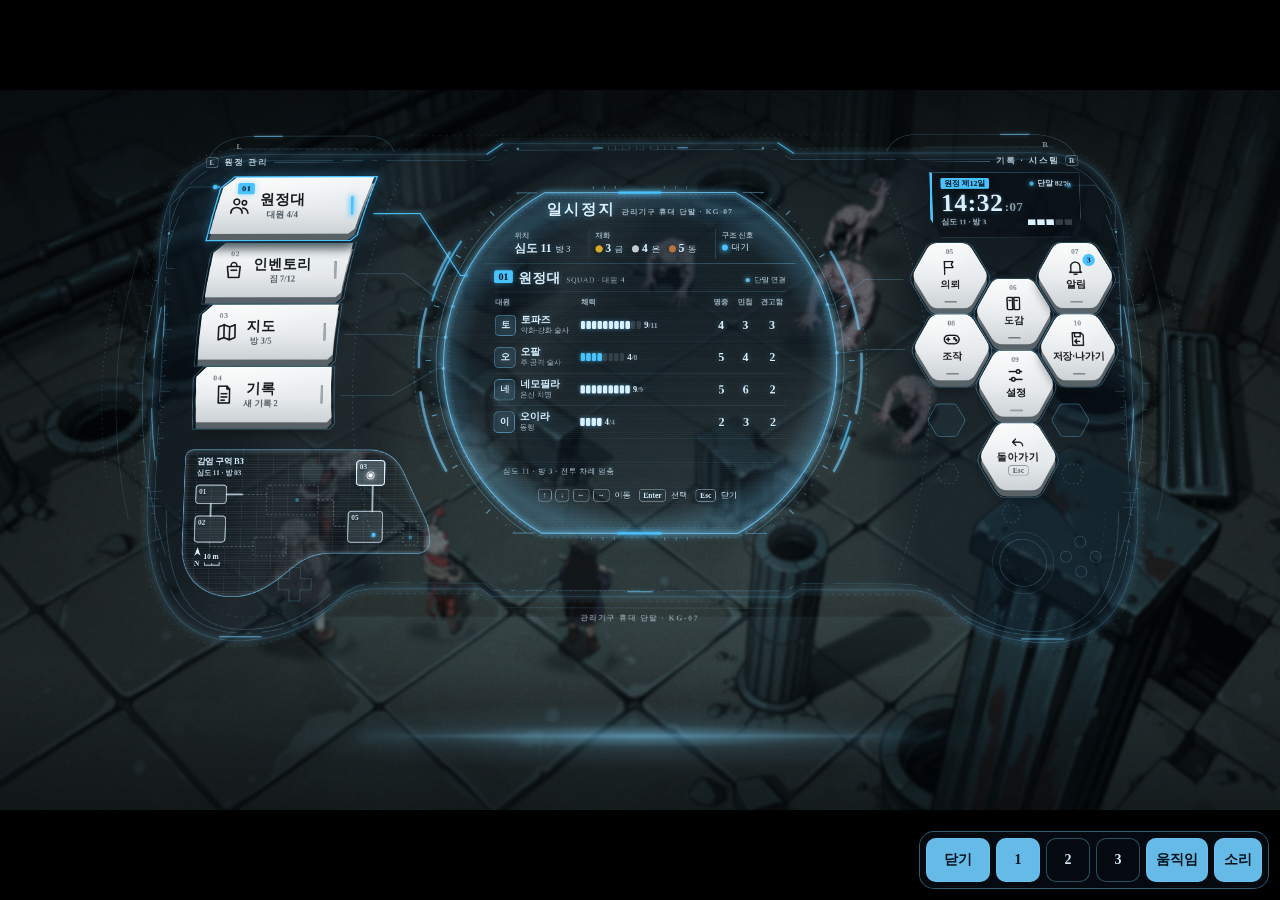
<file: r11/index.html>
<!doctype html>
<html lang="ko">
<head>
<meta charset="utf-8">
<title>LeftBehind — 포터블 콘솔 시안 019 (미니맵 버전: 왼쪽 아래 칸을 손잡이 곡선 따른 둥근 판으로, 어떤 메뉴에서든 미니맵)</title>
<meta name="viewport" content="width=device-width, initial-scale=1, viewport-fit=cover">
<link rel="stylesheet" href="css/menu.css">
</head>
<body class="theme-k1">
<div id="viewport">
<div id="stage">

  <!-- 인게임 장면 (메뉴가 열리면 흐림·어둡게) -->
  <div id="bg"></div>
  <div id="shade"></div>
  <canvas id="grain" width="960" height="540"></canvas>

  <!-- 바닥 투영 빛 -->
  <div id="floor"><i class="beam"></i><i class="pool"></i><i class="refl"></i><i class="pool core"></i></div>

  <!-- 닫힌 상태: 구석의 메뉴 버튼 -->
  <button id="openBtn" class="hud-btn" aria-label="메뉴 열기"><i class="burger"></i><b>메뉴</b><kbd>Esc</kbd></button>

  <!-- 3D 장면: 떠 있는 콘솔 (평면 1640×860) -->
  <div id="scene3d">
    <div id="float">
      <div id="rise">
        <div id="screen" aria-hidden="true">

          <!-- z 0: 유리 바탕 — 콘솔 실루엣 마스크 + 가운데 화면 유리 -->
          <div class="z" id="glass" data-glass="glass">
            <i class="tint"></i><i class="w-shadow"></i><i class="sheen"></i><i class="sweep" id="sweep"></i>
          </div>

          <!-- z 2: 콘솔 실루엣 — 옅은 푸른 발광선 여러 겹 (윤곽·호·브래킷·눈금·홈) -->
          <svg class="z" id="sil" viewBox="0 0 1640 860" width="1640" height="860">
            <defs><filter id="silBlur" x="-5%" y="-5%" width="110%" height="110%"><feGaussianBlur stdDeviation="5"/></filter></defs>
            <g id="decoFar"></g>
            <path id="silGlow" class="sil-glow" pathLength="1" filter="url(#silBlur)"/>
            <path id="silLine" class="sil-line" pathLength="1"/>
            <g id="decoMid"></g>
            <g id="decoNear"></g>
            <g id="scrEdge"></g>
          </svg>

          <!-- z 10: 판 위 — 원형 창이 비친 자리(소켓 링·투영 빛) + 버튼→창 전선 + 벌집 장식 -->
          <div class="z" id="L-ring">
            <i class="w-proj"></i>
            <svg id="ring" viewBox="0 0 1640 860" width="1640" height="860">
              <g id="sock"></g>
            </svg>
          </div>

          <!-- z 22: 홀로그램 글자 층 (판 위: 시계·원정대 상태·구역 이름) -->
          <div class="z" id="L-holo">
            <!-- 오른쪽 구역 위: 시계·상태 블록 (011) -->
            <div id="clock" data-glass="clock">
              <div class="ck-top"><span>원정 제12일</span><span class="ck-led"><i></i>단말 82%</span></div>
              <div class="ck-time">14:32<small>:07</small></div>
              <div class="ck-bot"><span>심도 11 · 방 3</span><span class="ck-bars"><i></i><i></i><i></i><i class="off"></i><i class="off"></i></span></div>
            </div>
            <!-- 왼쪽 구역 아래: 미니맵 (버튼 아님). 019: 사용자 표시 영역 모양(손잡이 곡선을 따른 둥근 판), 어떤 메뉴에서든 미니맵만 -->
            <div id="crew" data-glass="minimap" aria-label="미니맵 — 지하 감염 구역"><i class="mm-grid"></i><svg class="crew-line" viewBox="0 0 246 239" aria-hidden="true"><path id="crewPath"/></svg>
              <svg id="mm" aria-hidden="true"></svg><i class="mm-scan"></i><i class="mm-lines"></i>
            </div>
            <div class="zone-tag" id="tagL"><b>L</b>원정 관리<i></i></div>
            <div class="zone-tag r" id="tagR"><i></i>기록 · 시스템<b>R</b></div>
          </div>

          <!-- z 56: 가운데 원형 창 (016) — 위아래가 평평하게 깎인 원. 판보다 한 층 앞에 떠 있음 -->
          <div class="z" id="L-win">
            <div id="win" data-glass="win"><i class="w-scan"></i><i class="w-sheen"></i></div>
            <svg id="wring" viewBox="0 0 1640 860" width="1640" height="860" aria-hidden="true">
              <defs><clipPath id="wBand"><rect id="wBandR" x="0" y="0" width="1640" height="860"/></clipPath></defs>
              <g id="wStatic"></g>
              <g clip-path="url(#wBand)"><g id="wBandStatic"></g><g id="wSpin" class="spin-win"></g></g>
            </svg>
            <div id="title" data-glass="title">
              <h1>일시정지</h1>
              <div class="t-sub">관리기구 휴대 단말 · KG-07</div>
            </div>
            <!-- 가운데 화면 (012 구조) -->
            <div id="status" data-glass="status">
              <div class="st-i"><span class="st-k">위치</span><span class="st-v"><b>심도 11</b> 방 3</span></div>
              <div class="st-i"><span class="st-k">재화</span><span class="st-v coins"><i class="c-g"></i><b>3</b>금 <i class="c-s"></i><b>4</b>은 <i class="c-c"></i><b>5</b>동</span></div>
              <div class="st-i"><span class="st-k">구조 신호</span><span class="st-v"><i class="sig-led"></i>대기</span></div>
            </div>
            <section id="panel" data-glass="panel">
              <header class="scr-head">
                <span class="scr-no" id="scrNo">01</span>
                <h2 id="scrTitle">원정대</h2>
                <span class="scr-code" id="scrCode">SQUAD</span>
                <span class="scr-live"><i></i>단말 연결</span>
              </header>
              <div class="scr-body" id="scrBody"></div>
              <footer class="scr-foot"><span id="scrFoot">심도 11 · 방 3 · 전투 차례 멈춤</span></footer>
              <i class="panel-sweep" id="pSweep"></i>
            </section>
            <div id="hints" data-glass="hints">
              <span class="kc">↑</span><span class="kc">↓</span><span class="kc">←</span><span class="kc">→</span><em>이동</em>
              <span class="kc">Enter</span><em>선택</em><span class="kc">Esc</span><em>닫기</em>
            </div>
          </div>

          <!-- z 40: 물리 버튼 층 (왼쪽 = 휜 큰 버튼 4 / 오른쪽 = 육각 6 + 돌아가기 육각) -->
          <div class="z" id="L-keys">
            <nav id="leftKeys" aria-label="주 메뉴"></nav>
            <nav id="rightKeys" aria-label="기록·시스템"></nav>
          </div>

          <!-- 기울기 측정용 모서리 점 (보이지 않음) -->
          <i class="probe" id="pTL" style="left:0;top:0"></i><i class="probe" id="pBL" style="left:0;top:858px"></i>
          <i class="probe" id="pTR" style="left:1638px;top:0"></i><i class="probe" id="pBR" style="left:1638px;top:858px"></i>
          <i class="probe" id="pC" style="left:819px;top:401px"></i>

        </div>
      </div>
    </div>
  </div>

  <div id="check" hidden></div>
</div>
</div>

<!-- 구석 조작판 (터치·마우스, 렌더 때 숨김) -->
<div id="pad" role="toolbar" aria-label="시안 조작">
  <button id="padMenu" class="pad-main">메뉴</button>
  <button data-theme="k1" title="K1 푸른색 통일">1</button>
  <button data-theme="k2" title="K2 푸른 선 + 노랑">2</button>
  <button data-theme="k3" title="K3 푸른 선 + 호박색">3</button>
  <button id="padMotion" title="움직임 켜기/끄기">움직임</button>
  <button id="padSound" title="소리 켜기/끄기 (M)">소리</button>
</div>
<script src="js/sfx.js"></script>
<script src="js/menu.js"></script>
</body>
</html>
</file>
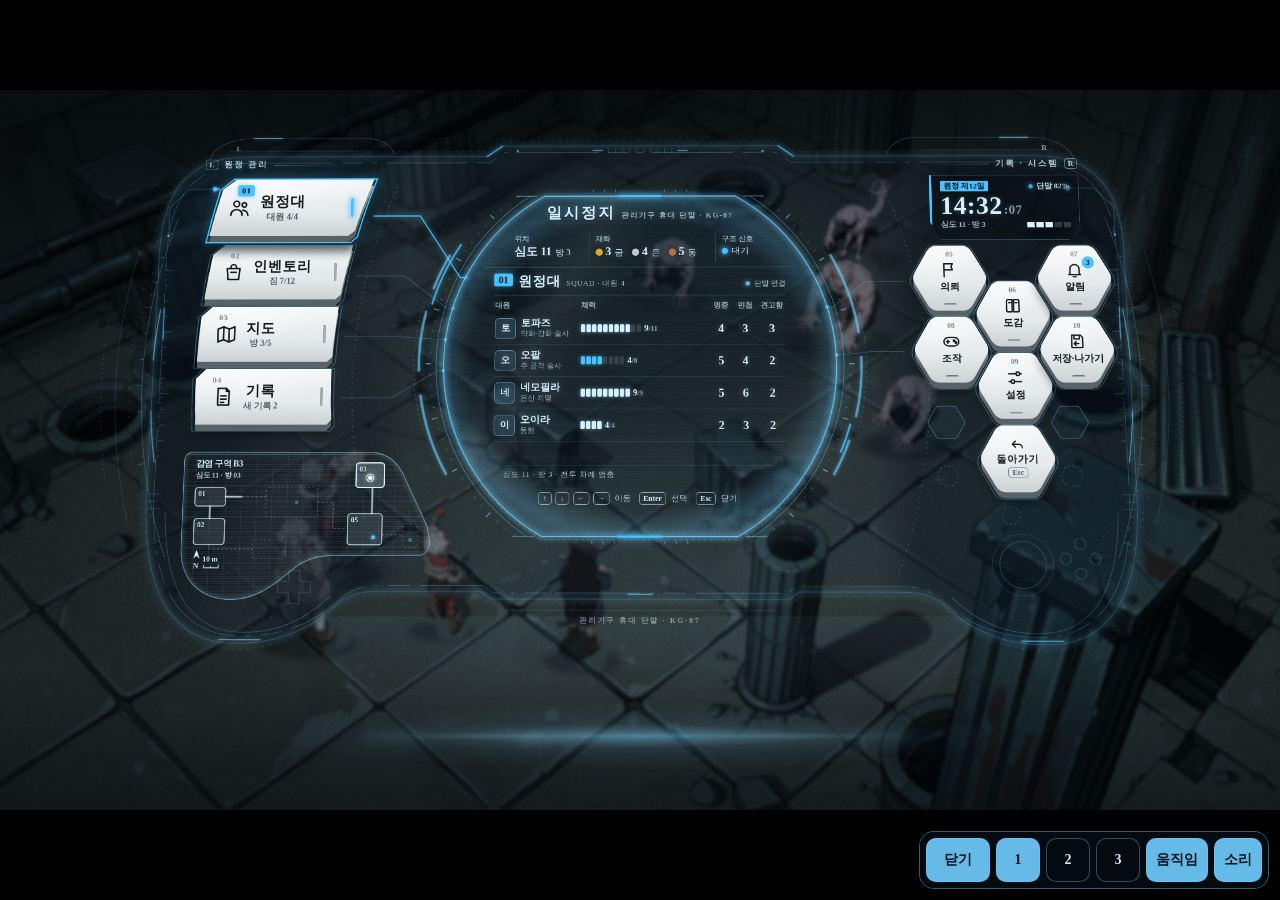
<file: r12/index.html>
<!doctype html>
<html lang="ko">
<head>
<meta charset="utf-8">
<title>LeftBehind — 포터블 콘솔 시안 020 (묵직한 철컥: 버튼 소리를 카세트 데크 버튼처럼 낮고 무겁게, ?clack=A|B|C 로 비교, 화면은 019 미니맵 버전 그대로)</title>
<meta name="viewport" content="width=device-width, initial-scale=1, viewport-fit=cover">
<link rel="stylesheet" href="css/menu.css">
</head>
<body class="theme-k1">
<div id="viewport">
<div id="stage">

  <!-- 인게임 장면 (메뉴가 열리면 흐림·어둡게) -->
  <div id="bg"></div>
  <div id="shade"></div>
  <canvas id="grain" width="960" height="540"></canvas>

  <!-- 바닥 투영 빛 -->
  <div id="floor"><i class="beam"></i><i class="pool"></i><i class="refl"></i><i class="pool core"></i></div>

  <!-- 닫힌 상태: 구석의 메뉴 버튼 -->
  <button id="openBtn" class="hud-btn" aria-label="메뉴 열기"><i class="burger"></i><b>메뉴</b><kbd>Esc</kbd></button>

  <!-- 3D 장면: 떠 있는 콘솔 (평면 1640×860) -->
  <div id="scene3d">
    <div id="float">
      <div id="rise">
        <div id="screen" aria-hidden="true">

          <!-- z 0: 유리 바탕 — 콘솔 실루엣 마스크 + 가운데 화면 유리 -->
          <div class="z" id="glass" data-glass="glass">
            <i class="tint"></i><i class="w-shadow"></i><i class="sheen"></i><i class="sweep" id="sweep"></i>
          </div>

          <!-- z 2: 콘솔 실루엣 — 옅은 푸른 발광선 여러 겹 (윤곽·호·브래킷·눈금·홈) -->
          <svg class="z" id="sil" viewBox="0 0 1640 860" width="1640" height="860">
            <defs><filter id="silBlur" x="-5%" y="-5%" width="110%" height="110%"><feGaussianBlur stdDeviation="5"/></filter></defs>
            <g id="decoFar"></g>
            <path id="silGlow" class="sil-glow" pathLength="1" filter="url(#silBlur)"/>
            <path id="silLine" class="sil-line" pathLength="1"/>
            <g id="decoMid"></g>
            <g id="decoNear"></g>
            <g id="scrEdge"></g>
          </svg>

          <!-- z 10: 판 위 — 원형 창이 비친 자리(소켓 링·투영 빛) + 버튼→창 전선 + 벌집 장식 -->
          <div class="z" id="L-ring">
            <i class="w-proj"></i>
            <svg id="ring" viewBox="0 0 1640 860" width="1640" height="860">
              <g id="sock"></g>
            </svg>
          </div>

          <!-- z 22: 홀로그램 글자 층 (판 위: 시계·원정대 상태·구역 이름) -->
          <div class="z" id="L-holo">
            <!-- 오른쪽 구역 위: 시계·상태 블록 (011) -->
            <div id="clock" data-glass="clock">
              <div class="ck-top"><span>원정 제12일</span><span class="ck-led"><i></i>단말 82%</span></div>
              <div class="ck-time">14:32<small>:07</small></div>
              <div class="ck-bot"><span>심도 11 · 방 3</span><span class="ck-bars"><i></i><i></i><i></i><i class="off"></i><i class="off"></i></span></div>
            </div>
            <!-- 왼쪽 구역 아래: 미니맵 (버튼 아님). 019: 사용자 표시 영역 모양(손잡이 곡선을 따른 둥근 판), 어떤 메뉴에서든 미니맵만 -->
            <div id="crew" data-glass="minimap" aria-label="미니맵 — 지하 감염 구역"><i class="mm-grid"></i><svg class="crew-line" viewBox="0 0 246 239" aria-hidden="true"><path id="crewPath"/></svg>
              <svg id="mm" aria-hidden="true"></svg><i class="mm-scan"></i><i class="mm-lines"></i>
            </div>
            <div class="zone-tag" id="tagL"><b>L</b>원정 관리<i></i></div>
            <div class="zone-tag r" id="tagR"><i></i>기록 · 시스템<b>R</b></div>
          </div>

          <!-- z 56: 가운데 원형 창 (016) — 위아래가 평평하게 깎인 원. 판보다 한 층 앞에 떠 있음 -->
          <div class="z" id="L-win">
            <div id="win" data-glass="win"><i class="w-scan"></i><i class="w-sheen"></i></div>
            <svg id="wring" viewBox="0 0 1640 860" width="1640" height="860" aria-hidden="true">
              <defs><clipPath id="wBand"><rect id="wBandR" x="0" y="0" width="1640" height="860"/></clipPath></defs>
              <g id="wStatic"></g>
              <g clip-path="url(#wBand)"><g id="wBandStatic"></g><g id="wSpin" class="spin-win"></g></g>
            </svg>
            <div id="title" data-glass="title">
              <h1>일시정지</h1>
              <div class="t-sub">관리기구 휴대 단말 · KG-07</div>
            </div>
            <!-- 가운데 화면 (012 구조) -->
            <div id="status" data-glass="status">
              <div class="st-i"><span class="st-k">위치</span><span class="st-v"><b>심도 11</b> 방 3</span></div>
              <div class="st-i"><span class="st-k">재화</span><span class="st-v coins"><i class="c-g"></i><b>3</b>금 <i class="c-s"></i><b>4</b>은 <i class="c-c"></i><b>5</b>동</span></div>
              <div class="st-i"><span class="st-k">구조 신호</span><span class="st-v"><i class="sig-led"></i>대기</span></div>
            </div>
            <section id="panel" data-glass="panel">
              <header class="scr-head">
                <span class="scr-no" id="scrNo">01</span>
                <h2 id="scrTitle">원정대</h2>
                <span class="scr-code" id="scrCode">SQUAD</span>
                <span class="scr-live"><i></i>단말 연결</span>
              </header>
              <div class="scr-body" id="scrBody"></div>
              <footer class="scr-foot"><span id="scrFoot">심도 11 · 방 3 · 전투 차례 멈춤</span></footer>
              <i class="panel-sweep" id="pSweep"></i>
            </section>
            <div id="hints" data-glass="hints">
              <span class="kc">↑</span><span class="kc">↓</span><span class="kc">←</span><span class="kc">→</span><em>이동</em>
              <span class="kc">Enter</span><em>선택</em><span class="kc">Esc</span><em>닫기</em>
            </div>
          </div>

          <!-- z 40: 물리 버튼 층 (왼쪽 = 휜 큰 버튼 4 / 오른쪽 = 육각 6 + 돌아가기 육각) -->
          <div class="z" id="L-keys">
            <nav id="leftKeys" aria-label="주 메뉴"></nav>
            <nav id="rightKeys" aria-label="기록·시스템"></nav>
          </div>

          <!-- 기울기 측정용 모서리 점 (보이지 않음) -->
          <i class="probe" id="pTL" style="left:0;top:0"></i><i class="probe" id="pBL" style="left:0;top:858px"></i>
          <i class="probe" id="pTR" style="left:1638px;top:0"></i><i class="probe" id="pBR" style="left:1638px;top:858px"></i>
          <i class="probe" id="pC" style="left:819px;top:401px"></i>

        </div>
      </div>
    </div>
  </div>

  <div id="check" hidden></div>
</div>
</div>

<!-- 구석 조작판 (터치·마우스, 렌더 때 숨김) -->
<div id="pad" role="toolbar" aria-label="시안 조작">
  <button id="padMenu" class="pad-main">메뉴</button>
  <button data-theme="k1" title="K1 푸른색 통일">1</button>
  <button data-theme="k2" title="K2 푸른 선 + 노랑">2</button>
  <button data-theme="k3" title="K3 푸른 선 + 호박색">3</button>
  <button id="padMotion" title="움직임 켜기/끄기">움직임</button>
  <button id="padSound" title="소리 켜기/끄기 (M)">소리</button>
</div>
<script src="js/sfx.js"></script>
<script src="js/menu.js"></script>
</body>
</html>
</file>
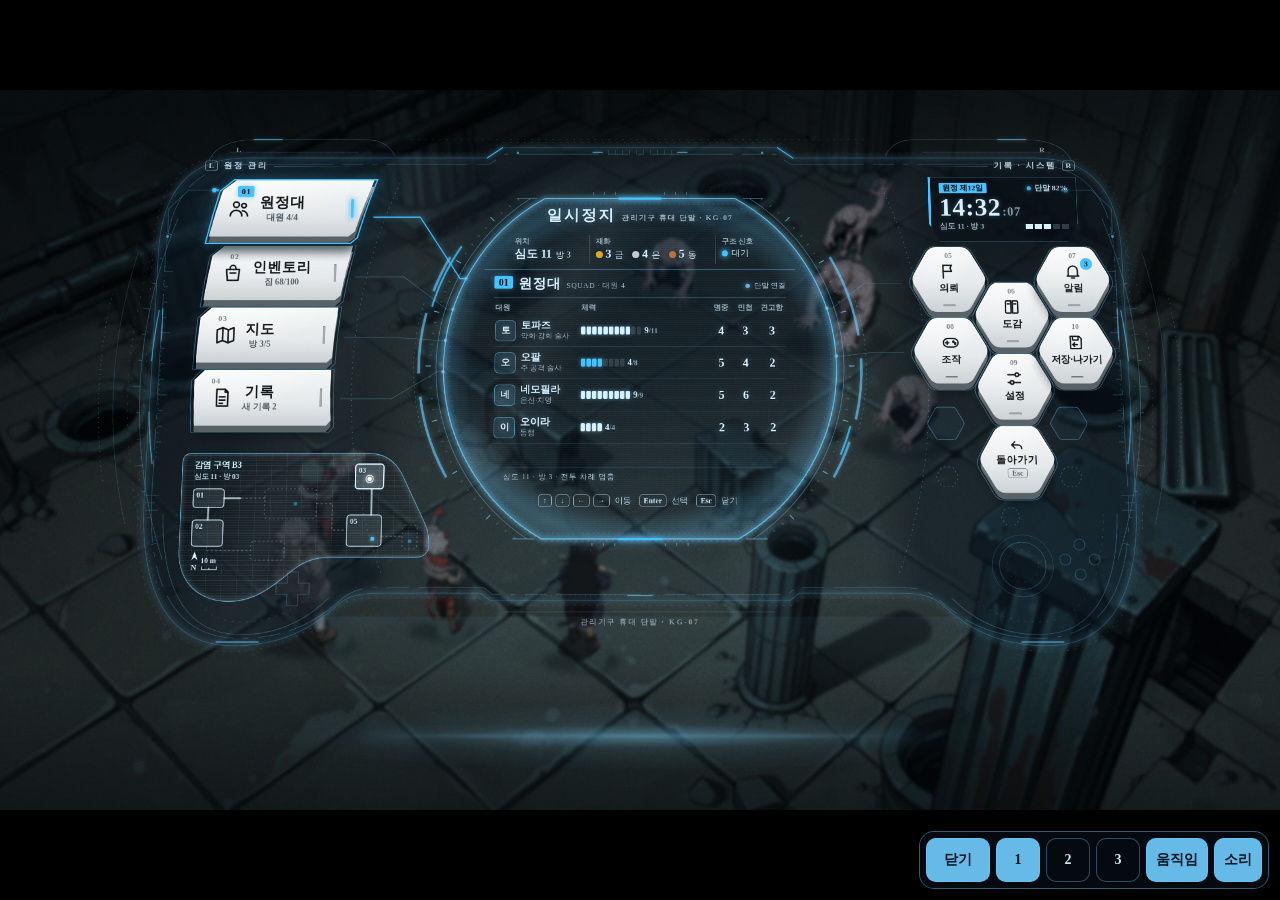
<file: r13/index.html>
<!doctype html>
<html lang="ko">
<head>
<meta charset="utf-8">
  <title>LeftBehind — 포터블 콘솔 시안 021 (인벤토리를 아이템이 모양대로 칸을 차지하는 격자 이미지로, 나머지는 020 그대로)</title>
<meta name="viewport" content="width=device-width, initial-scale=1, viewport-fit=cover">
<link rel="stylesheet" href="css/menu.css">
</head>
<body class="theme-k1">
<div id="viewport">
<div id="stage">

  <!-- 인게임 장면 (메뉴가 열리면 흐림·어둡게) -->
  <div id="bg"></div>
  <div id="shade"></div>
  <canvas id="grain" width="960" height="540"></canvas>

  <!-- 바닥 투영 빛 -->
  <div id="floor"><i class="beam"></i><i class="pool"></i><i class="refl"></i><i class="pool core"></i></div>

  <!-- 닫힌 상태: 구석의 메뉴 버튼 -->
  <button id="openBtn" class="hud-btn" aria-label="메뉴 열기"><i class="burger"></i><b>메뉴</b><kbd>Esc</kbd></button>

  <!-- 3D 장면: 떠 있는 콘솔 (평면 1640×860) -->
  <div id="scene3d">
    <div id="float">
      <div id="rise">
        <div id="screen" aria-hidden="true">

          <!-- z 0: 유리 바탕 — 콘솔 실루엣 마스크 + 가운데 화면 유리 -->
          <div class="z" id="glass" data-glass="glass">
            <i class="tint"></i><i class="w-shadow"></i><i class="sheen"></i><i class="sweep" id="sweep"></i>
          </div>

          <!-- z 2: 콘솔 실루엣 — 옅은 푸른 발광선 여러 겹 (윤곽·호·브래킷·눈금·홈) -->
          <svg class="z" id="sil" viewBox="0 0 1640 860" width="1640" height="860">
            <defs><filter id="silBlur" x="-5%" y="-5%" width="110%" height="110%"><feGaussianBlur stdDeviation="5"/></filter></defs>
            <g id="decoFar"></g>
            <path id="silGlow" class="sil-glow" pathLength="1" filter="url(#silBlur)"/>
            <path id="silLine" class="sil-line" pathLength="1"/>
            <g id="decoMid"></g>
            <g id="decoNear"></g>
            <g id="scrEdge"></g>
          </svg>

          <!-- z 10: 판 위 — 원형 창이 비친 자리(소켓 링·투영 빛) + 버튼→창 전선 + 벌집 장식 -->
          <div class="z" id="L-ring">
            <i class="w-proj"></i>
            <svg id="ring" viewBox="0 0 1640 860" width="1640" height="860">
              <g id="sock"></g>
            </svg>
          </div>

          <!-- z 22: 홀로그램 글자 층 (판 위: 시계·원정대 상태·구역 이름) -->
          <div class="z" id="L-holo">
            <!-- 오른쪽 구역 위: 시계·상태 블록 (011) -->
            <div id="clock" data-glass="clock">
              <div class="ck-top"><span>원정 제12일</span><span class="ck-led"><i></i>단말 82%</span></div>
              <div class="ck-time">14:32<small>:07</small></div>
              <div class="ck-bot"><span>심도 11 · 방 3</span><span class="ck-bars"><i></i><i></i><i></i><i class="off"></i><i class="off"></i></span></div>
            </div>
            <!-- 왼쪽 구역 아래: 미니맵 (버튼 아님). 019: 사용자 표시 영역 모양(손잡이 곡선을 따른 둥근 판), 어떤 메뉴에서든 미니맵만 -->
            <div id="crew" data-glass="minimap" aria-label="미니맵 — 지하 감염 구역"><i class="mm-grid"></i><svg class="crew-line" viewBox="0 0 246 239" aria-hidden="true"><path id="crewPath"/></svg>
              <svg id="mm" aria-hidden="true"></svg><i class="mm-scan"></i><i class="mm-lines"></i>
            </div>
            <div class="zone-tag" id="tagL"><b>L</b>원정 관리<i></i></div>
            <div class="zone-tag r" id="tagR"><i></i>기록 · 시스템<b>R</b></div>
          </div>

          <!-- z 56: 가운데 원형 창 (016) — 위아래가 평평하게 깎인 원. 판보다 한 층 앞에 떠 있음 -->
          <div class="z" id="L-win">
            <div id="win" data-glass="win"><i class="w-scan"></i><i class="w-sheen"></i></div>
            <svg id="wring" viewBox="0 0 1640 860" width="1640" height="860" aria-hidden="true">
              <defs><clipPath id="wBand"><rect id="wBandR" x="0" y="0" width="1640" height="860"/></clipPath></defs>
              <g id="wStatic"></g>
              <g clip-path="url(#wBand)"><g id="wBandStatic"></g><g id="wSpin" class="spin-win"></g></g>
            </svg>
            <div id="title" data-glass="title">
              <h1>일시정지</h1>
              <div class="t-sub">관리기구 휴대 단말 · KG-07</div>
            </div>
            <!-- 가운데 화면 (012 구조) -->
            <div id="status" data-glass="status">
              <div class="st-i"><span class="st-k">위치</span><span class="st-v"><b>심도 11</b> 방 3</span></div>
              <div class="st-i"><span class="st-k">재화</span><span class="st-v coins"><i class="c-g"></i><b>3</b>금 <i class="c-s"></i><b>4</b>은 <i class="c-c"></i><b>5</b>동</span></div>
              <div class="st-i"><span class="st-k">구조 신호</span><span class="st-v"><i class="sig-led"></i>대기</span></div>
            </div>
            <section id="panel" data-glass="panel">
              <header class="scr-head">
                <span class="scr-no" id="scrNo">01</span>
                <h2 id="scrTitle">원정대</h2>
                <span class="scr-code" id="scrCode">SQUAD</span>
                <span class="scr-live"><i></i>단말 연결</span>
              </header>
              <div class="scr-body" id="scrBody"></div>
              <footer class="scr-foot"><span id="scrFoot">심도 11 · 방 3 · 전투 차례 멈춤</span></footer>
              <i class="panel-sweep" id="pSweep"></i>
            </section>
            <div id="hints" data-glass="hints">
              <span class="kc">↑</span><span class="kc">↓</span><span class="kc">←</span><span class="kc">→</span><em>이동</em>
              <span class="kc">Enter</span><em>선택</em><span class="kc">Esc</span><em>닫기</em>
            </div>
          </div>

          <!-- z 40: 물리 버튼 층 (왼쪽 = 휜 큰 버튼 4 / 오른쪽 = 육각 6 + 돌아가기 육각) -->
          <div class="z" id="L-keys">
            <nav id="leftKeys" aria-label="주 메뉴"></nav>
            <nav id="rightKeys" aria-label="기록·시스템"></nav>
          </div>

          <!-- 기울기 측정용 모서리 점 (보이지 않음) -->
          <i class="probe" id="pTL" style="left:0;top:0"></i><i class="probe" id="pBL" style="left:0;top:858px"></i>
          <i class="probe" id="pTR" style="left:1638px;top:0"></i><i class="probe" id="pBR" style="left:1638px;top:858px"></i>
          <i class="probe" id="pC" style="left:819px;top:401px"></i>

        </div>
      </div>
    </div>
  </div>

  <div id="check" hidden></div>
</div>
</div>

<!-- 구석 조작판 (터치·마우스, 렌더 때 숨김) -->
<div id="pad" role="toolbar" aria-label="시안 조작">
  <button id="padMenu" class="pad-main">메뉴</button>
  <button data-theme="k1" title="K1 푸른색 통일">1</button>
  <button data-theme="k2" title="K2 푸른 선 + 노랑">2</button>
  <button data-theme="k3" title="K3 푸른 선 + 호박색">3</button>
  <button id="padMotion" title="움직임 켜기/끄기">움직임</button>
  <button id="padSound" title="소리 켜기/끄기 (M)">소리</button>
</div>
<script src="js/sfx.js"></script>
<script src="js/menu.js"></script>
</body>
</html>
</file>
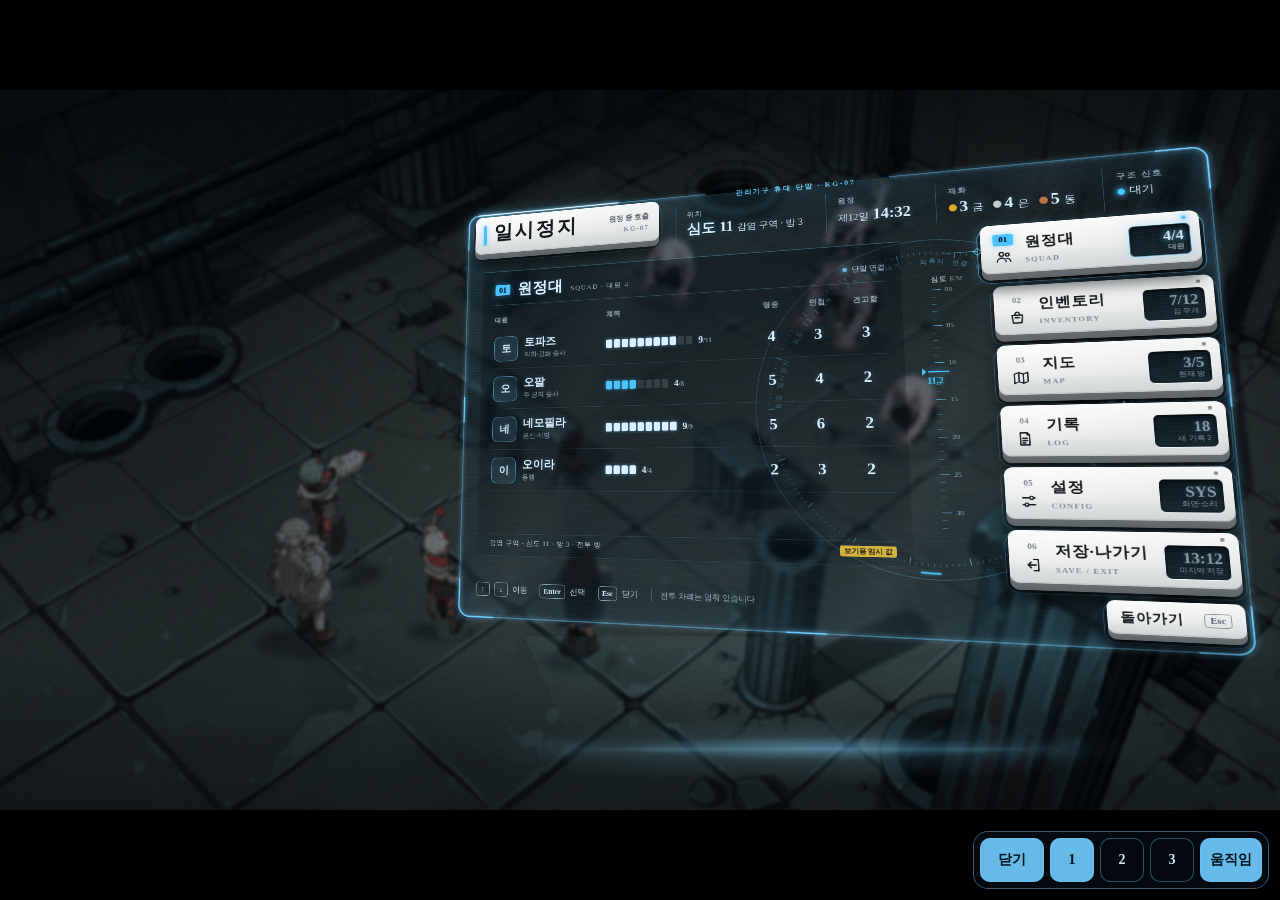
<file: r2/index.html>
<!doctype html>
<html lang="ko">
<head>
<meta charset="utf-8">
<title>LeftBehind — 포터블 콘솔 화면 시안 009</title>
<meta name="viewport" content="width=device-width, initial-scale=1, viewport-fit=cover">
<link rel="stylesheet" href="css/menu.css">
</head>
<body class="theme-k1">
<div id="viewport">
<div id="stage">

  <!-- 인게임 장면 (메뉴가 열리면 흐림·어둡게) -->
  <div id="bg"></div>
  <div id="shade"></div>
  <canvas id="grain" width="960" height="540"></canvas>

  <!-- 바닥 투영 빛 (화면이 떠 있음을 암시) -->
  <div id="floor"><i class="beam"></i><i class="pool"></i><i class="refl"></i><i class="pool core"></i></div>

  <!-- 닫힌 상태: 구석의 메뉴 버튼 -->
  <button id="openBtn" class="hud-btn" aria-label="메뉴 열기"><i class="burger"></i><b>메뉴</b><kbd>Esc</kbd></button>

  <!-- 3D 장면: 떠 있는 포터블 콘솔 화면 -->
  <div id="scene3d">
    <div id="float">
      <div id="rise">
        <div id="screen" aria-hidden="true">

          <!-- z 0: 유리 바탕 (반투명) -->
          <div class="z" id="glass" data-glass="glass">
            <i class="sheen"></i><i class="scanlines"></i><i class="sweep" id="sweep"></i>
          </div>

          <!-- z 3: 빛의 선 프레임 -->
          <svg class="z" id="frame" viewBox="0 0 1200 750" width="1200" height="750">
            <defs>
              <filter id="fglow" x="-5%" y="-5%" width="110%" height="110%"><feGaussianBlur stdDeviation="3"/></filter>
            </defs>
            <g class="edges-glow" filter="url(#fglow)">
              <path class="edge" pathLength="1" d="M66 0 H448"/><path class="edge" pathLength="1" d="M1134 0 H752"/>
              <path class="edge" pathLength="1" d="M1200 66 V375"/><path class="edge" pathLength="1" d="M1200 684 V375"/>
              <path class="edge" pathLength="1" d="M1134 750 H600"/><path class="edge" pathLength="1" d="M66 750 H600"/>
              <path class="edge" pathLength="1" d="M0 684 V375"/><path class="edge" pathLength="1" d="M0 66 V375"/>
            </g>
            <g class="edges">
              <path class="edge" pathLength="1" d="M66 0 H448"/><path class="edge" pathLength="1" d="M1134 0 H752"/>
              <path class="edge" pathLength="1" d="M1200 66 V375"/><path class="edge" pathLength="1" d="M1200 684 V375"/>
              <path class="edge" pathLength="1" d="M1134 750 H600"/><path class="edge" pathLength="1" d="M66 750 H600"/>
              <path class="edge" pathLength="1" d="M0 684 V375"/><path class="edge" pathLength="1" d="M0 66 V375"/>
            </g>
            <g class="brackets">
              <path class="bk" d="M0 66 V20 A20 20 0 0 1 20 0 H66"/>
              <path class="bk" d="M1134 0 H1180 A20 20 0 0 1 1200 20 V66"/>
              <path class="bk" d="M1200 684 V730 A20 20 0 0 1 1180 750 H1134"/>
              <path class="bk" d="M66 750 H20 A20 20 0 0 1 0 730 V684"/>
            </g>
            <g class="marks">
              <path d="M1200 352 v46 M0 352 v46"/>
              <path d="M570 750 h60"/>
            </g>
            <text class="flabel" x="600" y="4" text-anchor="middle">관리기구 휴대 단말 · KG-07</text>
            <path id="flow" class="flow" pathLength="1" d="M20 0 H1180 A20 20 0 0 1 1200 20 V730 A20 20 0 0 1 1180 750 H20 A20 20 0 0 1 0 730 V20 A20 20 0 0 1 20 0 Z"/>
          </svg>

          <!-- z 10: 계기판 링 -->
          <div class="z" id="L-ring">
            <div id="ringWrap">
              <svg id="ring" viewBox="0 0 900 900" width="560" height="560">
                <defs>
                  <path id="codePath" d="M450,450 m-372,0 a372,372 0 1,1 744,0 a372,372 0 1,1 -744,0"/>
                </defs>
                <circle class="hl" cx="450" cy="450" r="436" stroke-width="1.4" opacity=".4"/>
                <g id="ticks" class="spin-slow"></g>
                <g class="spin-rev">
                  <circle class="acc-arc" cx="450" cy="450" r="421" stroke-width="4" stroke-dasharray="120 540 46 1940"/>
                  <circle class="hl" cx="450" cy="450" r="421" stroke-width="1.4" stroke-dasharray="2 10" opacity=".35"/>
                </g>
                <g class="spin-code">
                  <text class="code-ring"><textPath href="#codePath">원정 일시정지 · 심도 11.2 KM · 구조 신호 대기 · 착륙지 연결 유지 · 기록 동기화 0003 · 원정 일시정지 · 심도 11.2 KM · 구조 신호 대기 ·</textPath></text>
                </g>
                <circle class="hl ringflow" cx="450" cy="450" r="342" stroke-width="1.4" stroke-dasharray="1 7" opacity=".5"/>
              </svg>
            </div>
            <div id="depthGauge">
              <div class="dg-title">심도 <b>KM</b></div>
              <div class="dg-scale" id="dgScale"></div>
              <div class="dg-mark" style="--v:11.2"><span>11.2</span></div>
            </div>
          </div>

          <!-- z 22: 홀로그램 글자 층 -->
          <div class="z" id="L-holo">
            <div id="status" data-glass="status">
              <div class="st-i"><span class="st-k">위치</span><span class="st-v"><b>심도 11</b> 감염 구역 · 방 3</span></div>
              <div class="st-i"><span class="st-k">원정</span><span class="st-v">제12일 <b>14:32</b></span></div>
              <div class="st-i"><span class="st-k">재화</span><span class="st-v coins"><i class="c-g"></i><b>3</b>금 <i class="c-s"></i><b>4</b>은 <i class="c-c"></i><b>5</b>동</span></div>
              <div class="st-i"><span class="st-k">구조 신호</span><span class="st-v"><i class="sig-led"></i>대기</span></div>
            </div>
            <section id="panel" data-glass="panel">
              <header class="scr-head">
                <span class="scr-no" id="scrNo">01</span>
                <h2 id="scrTitle">원정대</h2>
                <span class="scr-code" id="scrCode">SQUAD</span>
                <span class="scr-live"><i></i>단말 연결</span>
              </header>
              <div class="scr-body" id="scrBody"></div>
              <footer class="scr-foot"><span id="scrFoot">감염 구역 · 심도 11 · 방 3 · 전투 방</span><span class="tmp">보기용 임시 값</span></footer>
              <i class="panel-sweep" id="pSweep"></i>
            </section>
            <div id="hints" data-glass="hints">
              <span class="kc">↑</span><span class="kc">↓</span><em>이동</em>
              <span class="kc w">Enter</span><em>선택</em>
              <span class="kc w">Esc</span><em>닫기</em>
              <span class="h-sep"></span><span class="h-note">전투 차례는 멈춰 있습니다</span>
            </div>
          </div>

          <!-- z 46: 물리 버튼 층 (가장 앞) -->
          <div class="z" id="L-keys">
            <div id="titlePlate" class="pb plate" data-panel="title">
              <span class="sock"></span><span class="edge"></span>
              <span class="face tp-face">
                <span class="tp-led"></span>
                <h1>일시정지</h1>
                <span class="tp-sub"><b>원정 중 호출</b><span>KG-07</span></span>
              </span>
            </div>
            <nav id="nav" aria-label="메뉴"></nav>
            <button id="closeBtn" class="pb mini" data-panel="close" aria-label="메뉴 닫기">
              <span class="sock"></span><span class="edge"></span>
              <span class="face mini-face"><b>돌아가기</b><kbd>Esc</kbd></span>
            </button>
          </div>

        </div>
      </div>
    </div>
  </div>

  <div id="check" hidden></div>
</div>
</div>

<!-- 구석 조작판 (터치·마우스, 렌더 때 숨김) -->
<div id="pad" role="toolbar" aria-label="시안 조작">
  <button id="padMenu" class="pad-main">메뉴</button>
  <button data-theme="k1" title="K1 푸른색 통일">1</button>
  <button data-theme="k2" title="K2 푸른 선 + 노랑">2</button>
  <button data-theme="k3" title="K3 푸른 선 + 호박색">3</button>
  <button id="padMotion" title="움직임 켜기/끄기">움직임</button>
</div>
<script src="js/menu.js"></script>
</body>
</html>
</file>
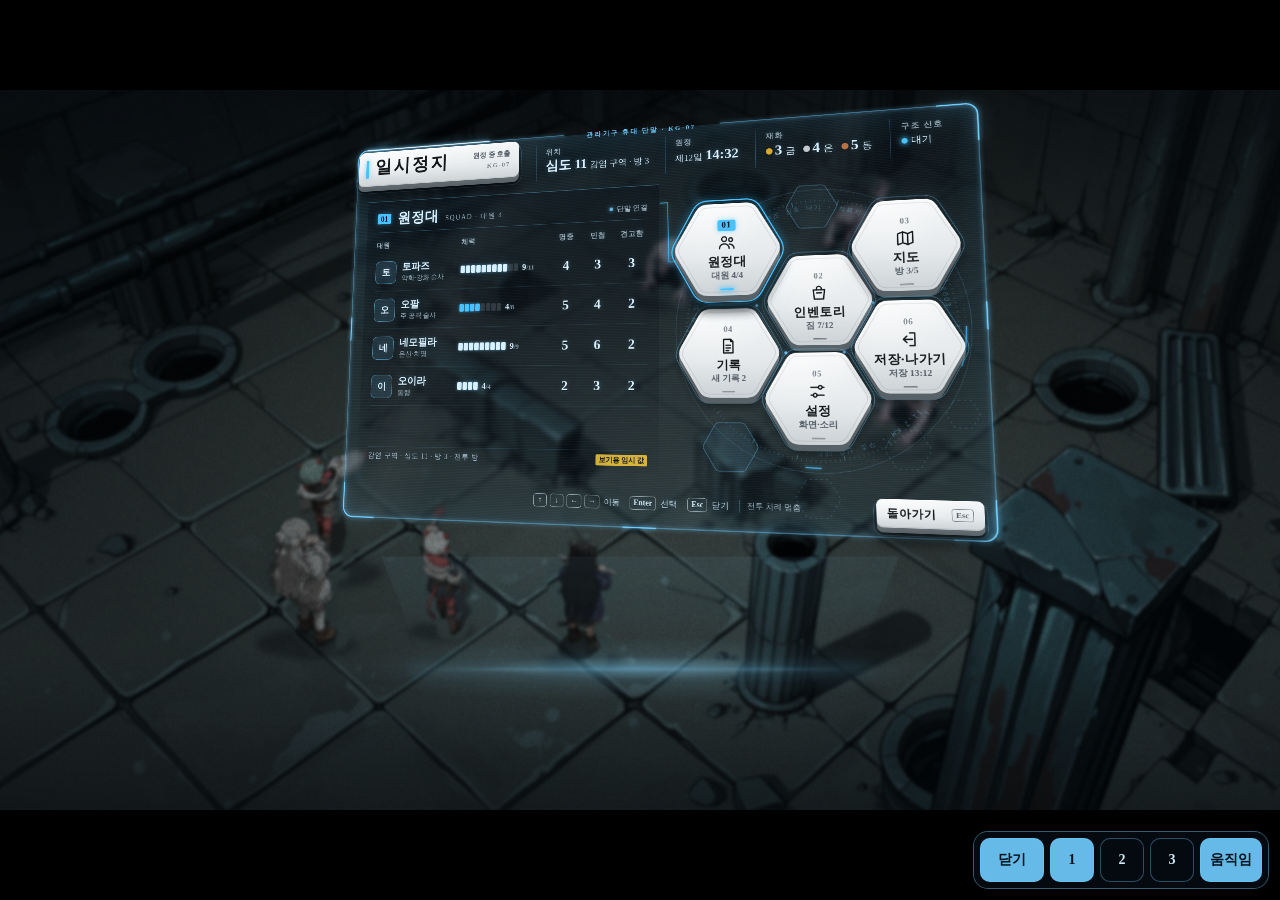
<file: r3/index.html>
<!doctype html>
<html lang="ko">
<head>
<meta charset="utf-8">
<title>LeftBehind — 포터블 콘솔 화면 시안 010 (가운데 배치 + 육각 버튼)</title>
<meta name="viewport" content="width=device-width, initial-scale=1, viewport-fit=cover">
<link rel="stylesheet" href="css/menu.css">
</head>
<body class="theme-k1">
<div id="viewport">
<div id="stage">

  <!-- 인게임 장면 (메뉴가 열리면 흐림·어둡게) -->
  <div id="bg"></div>
  <div id="shade"></div>
  <canvas id="grain" width="960" height="540"></canvas>

  <!-- 바닥 투영 빛 (화면이 떠 있음을 암시) -->
  <div id="floor"><i class="beam"></i><i class="pool"></i><i class="refl"></i><i class="pool core"></i></div>

  <!-- 닫힌 상태: 구석의 메뉴 버튼 -->
  <button id="openBtn" class="hud-btn" aria-label="메뉴 열기"><i class="burger"></i><b>메뉴</b><kbd>Esc</kbd></button>

  <!-- 3D 장면: 떠 있는 포터블 콘솔 화면 -->
  <div id="scene3d">
    <div id="float">
      <div id="rise">
        <div id="screen" aria-hidden="true">

          <!-- z 0: 유리 바탕 (반투명) -->
          <div class="z" id="glass" data-glass="glass">
            <i class="sheen"></i><i class="scanlines"></i><i class="sweep" id="sweep"></i>
          </div>

          <!-- z 3: 빛의 선 프레임 -->
          <svg class="z" id="frame" viewBox="0 0 1200 750" width="1200" height="750">
            <defs>
              <filter id="fglow" x="-5%" y="-5%" width="110%" height="110%"><feGaussianBlur stdDeviation="3"/></filter>
            </defs>
            <g class="edges-glow" filter="url(#fglow)">
              <path class="edge" pathLength="1" d="M66 0 H448"/><path class="edge" pathLength="1" d="M1134 0 H752"/>
              <path class="edge" pathLength="1" d="M1200 66 V375"/><path class="edge" pathLength="1" d="M1200 684 V375"/>
              <path class="edge" pathLength="1" d="M1134 750 H600"/><path class="edge" pathLength="1" d="M66 750 H600"/>
              <path class="edge" pathLength="1" d="M0 684 V375"/><path class="edge" pathLength="1" d="M0 66 V375"/>
            </g>
            <g class="edges">
              <path class="edge" pathLength="1" d="M66 0 H448"/><path class="edge" pathLength="1" d="M1134 0 H752"/>
              <path class="edge" pathLength="1" d="M1200 66 V375"/><path class="edge" pathLength="1" d="M1200 684 V375"/>
              <path class="edge" pathLength="1" d="M1134 750 H600"/><path class="edge" pathLength="1" d="M66 750 H600"/>
              <path class="edge" pathLength="1" d="M0 684 V375"/><path class="edge" pathLength="1" d="M0 66 V375"/>
            </g>
            <g class="brackets">
              <path class="bk" d="M0 66 V20 A20 20 0 0 1 20 0 H66"/>
              <path class="bk" d="M1134 0 H1180 A20 20 0 0 1 1200 20 V66"/>
              <path class="bk" d="M1200 684 V730 A20 20 0 0 1 1180 750 H1134"/>
              <path class="bk" d="M66 750 H20 A20 20 0 0 1 0 730 V684"/>
            </g>
            <g class="marks">
              <path d="M1200 352 v46 M0 352 v46"/>
              <path d="M570 750 h60"/>
            </g>
            <text class="flabel" x="600" y="4" text-anchor="middle">관리기구 휴대 단말 · KG-07</text>
            <path id="flow" class="flow" pathLength="1" d="M20 0 H1180 A20 20 0 0 1 1200 20 V730 A20 20 0 0 1 1180 750 H20 A20 20 0 0 1 0 730 V20 A20 20 0 0 1 20 0 Z"/>
          </svg>

          <!-- z 10: 계기판 링 + 벌집 바탕(빈 자리 장식 육각·소켓 윤곽·연결선) -->
          <div class="z" id="L-ring">
            <div id="ringWrap">
              <svg id="ring" viewBox="0 0 900 900" width="520" height="520">
                <defs>
                  <path id="codePath" d="M450,450 m-372,0 a372,372 0 1,1 744,0 a372,372 0 1,1 -744,0"/>
                </defs>
                <circle class="hl" cx="450" cy="450" r="436" stroke-width="1.4" opacity=".35"/>
                <g id="ticks" class="spin-slow"></g>
                <g class="spin-rev">
                  <circle class="acc-arc" cx="450" cy="450" r="421" stroke-width="4" stroke-dasharray="120 540 46 1940"/>
                  <circle class="hl" cx="450" cy="450" r="421" stroke-width="1.4" stroke-dasharray="2 10" opacity=".3"/>
                </g>
                <g class="spin-code">
                  <text class="code-ring"><textPath href="#codePath">원정 일시정지 · 심도 11.2 KM · 구조 신호 대기 · 착륙지 연결 유지 · 기록 동기화 0003 · 원정 일시정지 · 심도 11.2 KM · 구조 신호 대기 ·</textPath></text>
                </g>
              </svg>
            </div>
            <svg id="hexNet" viewBox="0 0 1200 750" width="1200" height="750"></svg>
          </div>

          <!-- z 22: 홀로그램 글자 층 -->
          <div class="z" id="L-holo">
            <div id="status" data-glass="status">
              <div class="st-i"><span class="st-k">위치</span><span class="st-v"><b>심도 11</b> 감염 구역 · 방 3</span></div>
              <div class="st-i"><span class="st-k">원정</span><span class="st-v">제12일 <b>14:32</b></span></div>
              <div class="st-i"><span class="st-k">재화</span><span class="st-v coins"><i class="c-g"></i><b>3</b>금 <i class="c-s"></i><b>4</b>은 <i class="c-c"></i><b>5</b>동</span></div>
              <div class="st-i"><span class="st-k">구조 신호</span><span class="st-v"><i class="sig-led"></i>대기</span></div>
            </div>
            <section id="panel" data-glass="panel">
              <header class="scr-head">
                <span class="scr-no" id="scrNo">01</span>
                <h2 id="scrTitle">원정대</h2>
                <span class="scr-code" id="scrCode">SQUAD</span>
                <span class="scr-live"><i></i>단말 연결</span>
              </header>
              <div class="scr-body" id="scrBody"></div>
              <footer class="scr-foot"><span id="scrFoot">감염 구역 · 심도 11 · 방 3 · 전투 방</span><span class="tmp">보기용 임시 값</span></footer>
              <i class="panel-sweep" id="pSweep"></i>
            </section>
            <div id="hints" data-glass="hints">
              <span class="kc">↑</span><span class="kc">↓</span><span class="kc">←</span><span class="kc">→</span><em>이동</em>
              <span class="kc w">Enter</span><em>선택</em>
              <span class="kc w">Esc</span><em>닫기</em>
              <span class="h-sep"></span><span class="h-note">전투 차례 멈춤</span>
            </div>
          </div>

          <!-- z 46: 물리 버튼 층 (가장 앞) -->
          <div class="z" id="L-keys">
            <div id="titlePlate" class="pb plate" data-panel="title">
              <span class="sock"></span><span class="edge"></span>
              <span class="face tp-face">
                <span class="tp-led"></span>
                <h1>일시정지</h1>
                <span class="tp-sub"><b>원정 중 호출</b><span>KG-07</span></span>
              </span>
            </div>
            <nav id="hexes" aria-label="메뉴"></nav>
            <button id="closeBtn" class="pb mini" data-panel="close" aria-label="메뉴 닫기">
              <span class="sock"></span><span class="edge"></span>
              <span class="face mini-face"><b>돌아가기</b><kbd>Esc</kbd></span>
            </button>
          </div>

        </div>
      </div>
    </div>
  </div>

  <div id="check" hidden></div>
</div>
</div>

<!-- 구석 조작판 (터치·마우스, 렌더 때 숨김) -->
<div id="pad" role="toolbar" aria-label="시안 조작">
  <button id="padMenu" class="pad-main">메뉴</button>
  <button data-theme="k1" title="K1 푸른색 통일">1</button>
  <button data-theme="k2" title="K2 푸른 선 + 노랑">2</button>
  <button data-theme="k3" title="K3 푸른 선 + 호박색">3</button>
  <button id="padMotion" title="움직임 켜기/끄기">움직임</button>
</div>
<script src="js/menu.js"></script>
</body>
</html>
</file>
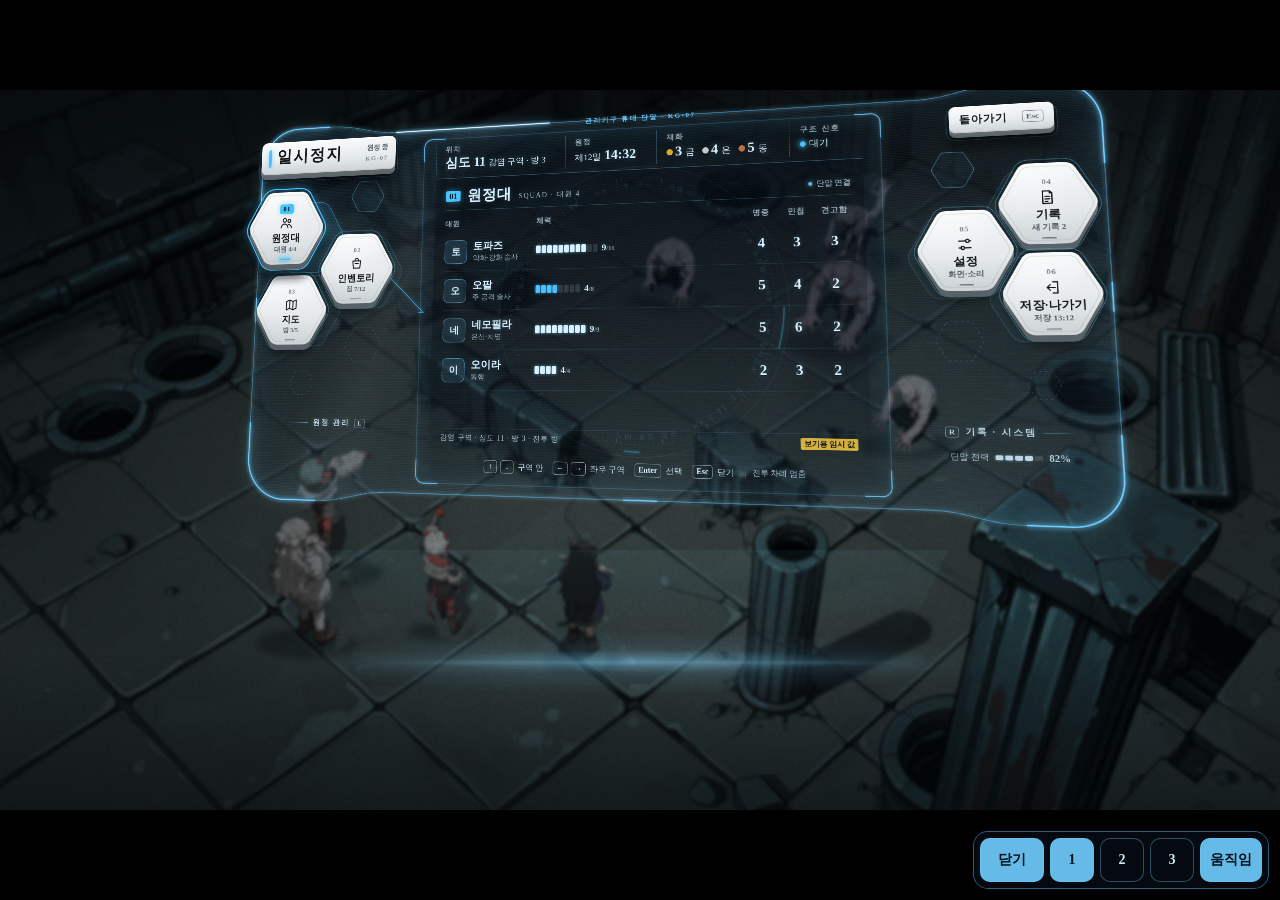
<file: r4/index.html>
<!doctype html>
<html lang="ko">
<head>
<meta charset="utf-8">
<title>LeftBehind — 포터블 콘솔 화면 시안 012 (가운데 화면 + 좌우 육각 버튼)</title>
<meta name="viewport" content="width=device-width, initial-scale=1, viewport-fit=cover">
<link rel="stylesheet" href="css/menu.css">
</head>
<body class="theme-k1">
<div id="viewport">
<div id="stage">

  <!-- 인게임 장면 (메뉴가 열리면 흐림·어둡게) -->
  <div id="bg"></div>
  <div id="shade"></div>
  <canvas id="grain" width="960" height="540"></canvas>

  <!-- 바닥 투영 빛 (콘솔이 떠 있음을 암시) -->
  <div id="floor"><i class="beam"></i><i class="pool"></i><i class="refl"></i><i class="pool core"></i></div>

  <!-- 닫힌 상태: 구석의 메뉴 버튼 -->
  <button id="openBtn" class="hud-btn" aria-label="메뉴 열기"><i class="burger"></i><b>메뉴</b><kbd>Esc</kbd></button>

  <!-- 3D 장면: 떠 있는 포터블 콘솔 (왼쪽 버튼 구역 | 가운데 화면 | 오른쪽 버튼 구역) — 내부 좌표 1600×760 -->
  <div id="scene3d">
    <div id="float">
      <div id="rise">
        <div id="screen" aria-hidden="true">

          <!-- z 0: 유리 바탕 (반투명). 콘솔 윤곽으로 잘림, 가운데 화면 구역은 조금 더 어두운 유리 -->
          <div class="z" id="glass" data-glass="glass">
            <div class="gshape">
              <i class="sheen"></i><i class="scanlines"></i>
              <i class="scr-glass"></i>
              <i class="sweep" id="sweep"></i>
            </div>
          </div>

          <!-- z 3: 빛의 선 프레임 — 세 구역 전체를 감싸는 가로로 긴 콘솔 윤곽(양옆 손잡이 쪽이 둥글게 넓어짐) + 안쪽 화면 구분선 -->
          <svg class="z" id="frame" viewBox="0 0 1600 760" width="1600" height="760">
            <defs>
              <filter id="fglow" x="-5%" y="-5%" width="110%" height="110%"><feGaussianBlur stdDeviation="3"/></filter>
            </defs>
            <g class="edges-glow" filter="url(#fglow)">
              <path class="edge" pathLength="1" d="M0 380 V80 A80 80 0 0 1 80 0 H150 C220 0 240 20 300 20 H800"/>
              <path class="edge" pathLength="1" d="M1600 380 V80 A80 80 0 0 0 1520 0 H1450 C1380 0 1360 20 1300 20 H800"/>
              <path class="edge" pathLength="1" d="M0 380 V680 A80 80 0 0 0 80 760 H150 C220 760 240 740 300 740 H800"/>
              <path class="edge" pathLength="1" d="M1600 380 V680 A80 80 0 0 1 1520 760 H1450 C1380 760 1360 740 1300 740 H800"/>
            </g>
            <g class="edges">
              <path class="edge" pathLength="1" d="M0 380 V80 A80 80 0 0 1 80 0 H150 C220 0 240 20 300 20 H800"/>
              <path class="edge" pathLength="1" d="M1600 380 V80 A80 80 0 0 0 1520 0 H1450 C1380 0 1360 20 1300 20 H800"/>
              <path class="edge" pathLength="1" d="M0 380 V680 A80 80 0 0 0 80 760 H150 C220 760 240 740 300 740 H800"/>
              <path class="edge" pathLength="1" d="M1600 380 V680 A80 80 0 0 1 1520 760 H1450 C1380 760 1360 740 1300 740 H800"/>
            </g>
            <g class="brackets">
              <path class="bk" d="M0 150 V80 A80 80 0 0 1 80 0 H150"/>
              <path class="bk" d="M1450 0 H1520 A80 80 0 0 1 1600 80 V150"/>
              <path class="bk" d="M1600 610 V680 A80 80 0 0 1 1520 760 H1450"/>
              <path class="bk" d="M150 760 H80 A80 80 0 0 1 0 680 V610"/>
            </g>
            <!-- 화면 구역 구분선 (옅게) + 모서리 꺾쇠 -->
            <rect class="sline" pathLength="1" x="362" y="40" width="876" height="680" rx="16"/>
            <g class="sbk">
              <path d="M362 84 V56 A16 16 0 0 1 378 40 H406"/>
              <path d="M1194 40 H1222 A16 16 0 0 1 1238 56 V84"/>
              <path d="M1238 676 V704 A16 16 0 0 1 1222 720 H1194"/>
              <path d="M406 720 H378 A16 16 0 0 1 362 704 V676"/>
            </g>
            <g class="marks">
              <path d="M0 356 v48 M1600 356 v48"/>
              <path d="M770 740 h60"/>
            </g>
            <text class="flabel" x="800" y="22" text-anchor="middle">관리기구 휴대 단말 · KG-07</text>
            <path id="flow" class="flow" pathLength="1" d="M300 20 H1300 C1360 20 1380 0 1450 0 H1520 A80 80 0 0 1 1600 80 V680 A80 80 0 0 1 1520 760 H1450 C1380 760 1360 740 1300 740 H300 C240 740 220 760 150 760 H80 A80 80 0 0 1 0 680 V80 A80 80 0 0 1 80 0 H150 C220 0 240 20 300 20 Z"/>
          </svg>

          <!-- z 10: 계기판 링(화면 뒤) + 벌집 바탕(소켓 윤곽·장식 육각·노드·연결선) -->
          <div class="z" id="L-ring">
            <div id="ringWrap">
              <svg id="ring" viewBox="0 0 900 900" width="560" height="560">
                <defs>
                  <path id="codePath" d="M450,450 m-372,0 a372,372 0 1,1 744,0 a372,372 0 1,1 -744,0"/>
                </defs>
                <circle class="hl" cx="450" cy="450" r="436" stroke-width="1.4" opacity=".35"/>
                <g id="ticks" class="spin-slow"></g>
                <g class="spin-rev">
                  <circle class="acc-arc" cx="450" cy="450" r="421" stroke-width="4" stroke-dasharray="120 540 46 1940"/>
                  <circle class="hl" cx="450" cy="450" r="421" stroke-width="1.4" stroke-dasharray="2 10" opacity=".3"/>
                </g>
                <g class="spin-code">
                  <text class="code-ring"><textPath href="#codePath">원정 일시정지 · 심도 11.2 KM · 구조 신호 대기 · 착륙지 연결 유지 · 기록 동기화 0003 · 원정 일시정지 · 심도 11.2 KM · 구조 신호 대기 ·</textPath></text>
                </g>
              </svg>
            </div>
            <svg id="hexNet" viewBox="0 0 1600 760" width="1600" height="760"></svg>
          </div>

          <!-- z 22: 홀로그램 글자 층 -->
          <div class="z" id="L-holo">
            <!-- 가운데 화면 -->
            <div id="status" data-glass="status">
              <div class="st-i"><span class="st-k">위치</span><span class="st-v"><b>심도 11</b> 감염 구역 · 방 3</span></div>
              <div class="st-i"><span class="st-k">원정</span><span class="st-v">제12일 <b>14:32</b></span></div>
              <div class="st-i"><span class="st-k">재화</span><span class="st-v coins"><i class="c-g"></i><b>3</b>금 <i class="c-s"></i><b>4</b>은 <i class="c-c"></i><b>5</b>동</span></div>
              <div class="st-i"><span class="st-k">구조 신호</span><span class="st-v"><i class="sig-led"></i>대기</span></div>
            </div>
            <section id="panel" data-glass="panel">
              <header class="scr-head">
                <span class="scr-no" id="scrNo">01</span>
                <h2 id="scrTitle">원정대</h2>
                <span class="scr-code" id="scrCode">SQUAD</span>
                <span class="scr-live"><i></i>단말 연결</span>
              </header>
              <div class="scr-body" id="scrBody"></div>
              <footer class="scr-foot"><span id="scrFoot">감염 구역 · 심도 11 · 방 3 · 전투 방</span><span class="tmp">보기용 임시 값</span></footer>
              <i class="panel-sweep" id="pSweep"></i>
            </section>
            <div id="hints" data-glass="hints">
              <span class="kc">↑</span><span class="kc">↓</span><em>구역 안</em>
              <span class="kc">←</span><span class="kc">→</span><em>좌우 구역</em>
              <span class="kc w">Enter</span><em>선택</em>
              <span class="kc w">Esc</span><em>닫기</em>
              <span class="h-sep"></span><span class="h-note">전투 차례 멈춤</span>
            </div>
            <!-- 좌우 구역 이름·단말 상태 -->
            <div class="zone-tag" id="tagL"><i></i>원정 관리<b>L</b></div>
            <div class="zone-tag r" id="tagR"><b>R</b>기록 · 시스템<i></i></div>
            <div id="power" data-glass="power">
              <span class="pw-k">단말 전력</span>
              <span class="pw-cells"><i class="on"></i><i class="on"></i><i class="on"></i><i class="on"></i><i></i></span>
              <b>82%</b>
            </div>
          </div>

          <!-- z 46: 물리 버튼 층 (가장 앞) -->
          <div class="z" id="L-keys">
            <div id="titlePlate" class="pb plate" data-panel="title">
              <span class="sock"></span><span class="edge"></span>
              <span class="face tp-face">
                <span class="tp-led"></span>
                <h1>일시정지</h1>
                <span class="tp-sub"><b>원정 중</b><span>KG-07</span></span>
              </span>
            </div>
            <nav id="hexes" aria-label="메뉴"></nav>
            <button id="closeBtn" class="pb mini" data-panel="close" aria-label="메뉴 닫기">
              <span class="sock"></span><span class="edge"></span>
              <span class="face mini-face"><b>돌아가기</b><kbd>Esc</kbd></span>
            </button>
          </div>

        </div>
      </div>
    </div>
  </div>

  <div id="check" hidden></div>
</div>
</div>

<!-- 구석 조작판 (터치·마우스, 렌더 때 숨김) -->
<div id="pad" role="toolbar" aria-label="시안 조작">
  <button id="padMenu" class="pad-main">메뉴</button>
  <button data-theme="k1" title="K1 푸른색 통일">1</button>
  <button data-theme="k2" title="K2 푸른 선 + 노랑">2</button>
  <button data-theme="k3" title="K3 푸른 선 + 호박색">3</button>
  <button id="padMotion" title="움직임 켜기/끄기">움직임</button>
</div>
<script src="js/menu.js"></script>
</body>
</html>
</file>
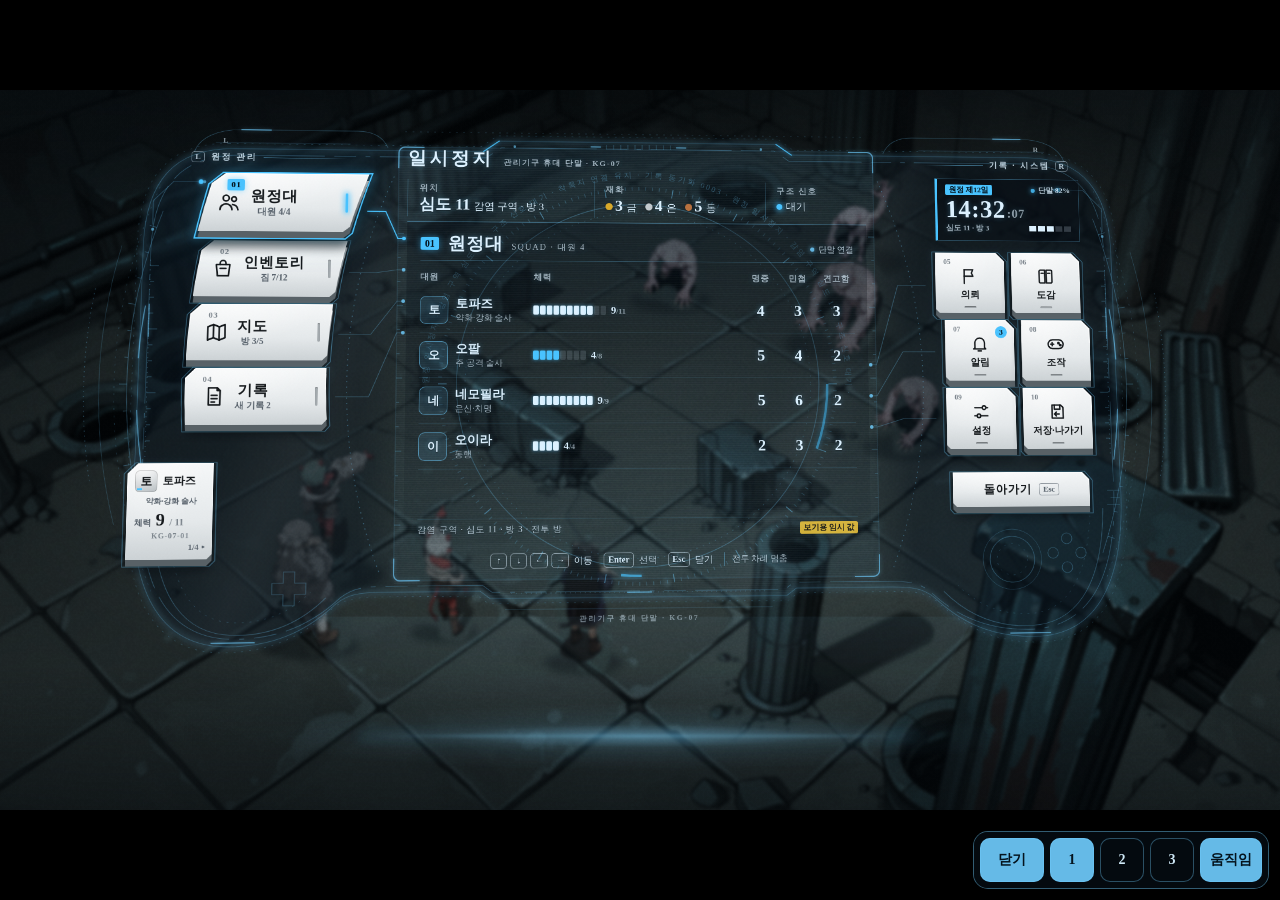
<file: r5/index.html>
<!doctype html>
<html lang="ko">
<head>
<meta charset="utf-8">
<title>LeftBehind — 포터블 콘솔 시안 013 (012 구조 + 011 버튼 + 복잡한 콘솔 실루엣)</title>
<meta name="viewport" content="width=device-width, initial-scale=1, viewport-fit=cover">
<link rel="stylesheet" href="css/menu.css">
</head>
<body class="theme-k1">
<div id="viewport">
<div id="stage">

  <!-- 인게임 장면 (메뉴가 열리면 흐림·어둡게) -->
  <div id="bg"></div>
  <div id="shade"></div>
  <canvas id="grain" width="960" height="540"></canvas>

  <!-- 바닥 투영 빛 -->
  <div id="floor"><i class="beam"></i><i class="pool"></i><i class="refl"></i><i class="pool core"></i></div>

  <!-- 닫힌 상태: 구석의 메뉴 버튼 -->
  <button id="openBtn" class="hud-btn" aria-label="메뉴 열기"><i class="burger"></i><b>메뉴</b><kbd>Esc</kbd></button>

  <!-- 3D 장면: 떠 있는 콘솔 (평면 1640×860) -->
  <div id="scene3d">
    <div id="float">
      <div id="rise">
        <div id="screen" aria-hidden="true">

          <!-- z 0: 유리 바탕 — 콘솔 실루엣 마스크 + 가운데 화면 유리 -->
          <div class="z" id="glass" data-glass="glass">
            <i class="tint"></i><i class="scr-glass"></i><i class="sheen"></i><i class="scanlines"></i><i class="sweep" id="sweep"></i>
          </div>

          <!-- z 2: 콘솔 실루엣 — 옅은 푸른 발광선 여러 겹 (윤곽·호·브래킷·눈금·홈) -->
          <svg class="z" id="sil" viewBox="0 0 1640 860" width="1640" height="860">
            <defs><filter id="silBlur" x="-5%" y="-5%" width="110%" height="110%"><feGaussianBlur stdDeviation="5"/></filter></defs>
            <g id="decoFar"></g>
            <path id="silGlow" class="sil-glow" pathLength="1" filter="url(#silBlur)"/>
            <path id="silLine" class="sil-line" pathLength="1"/>
            <g id="decoMid"></g>
            <g id="decoNear"></g>
            <g id="scrEdge"></g>
          </svg>

          <!-- z 10: 화면 뒤 계기 링 (옅게) -->
          <div class="z" id="L-ring">
            <svg id="ring" viewBox="0 0 1640 860" width="1640" height="860">
              <defs><path id="codePath" d=""/></defs>
              <circle class="hl" cx="820" cy="430" r="300" stroke-width="1.4" opacity=".3"/>
              <g id="ticks" class="spin-slow"></g>
              <g class="spin-rev">
                <circle class="hl" cx="820" cy="430" r="286" stroke-width="1.2" stroke-dasharray="2 9" opacity=".25"/>
                <circle class="acc-arc" cx="820" cy="430" r="314" stroke-width="4" stroke-dasharray="110 380 34 1450"/>
              </g>
              <g class="spin-code"><text class="code-ring"><textPath href="#codePath">원정 일시정지 · 감염 구역 심도 11 · 구조 신호 대기 · 착륙지 연결 유지 · 기록 동기화 0003 · 원정 일시정지 · 감염 구역 심도 11 · 구조 신호 대기 ·</textPath></text></g>
            </svg>
          </div>

          <!-- z 22: 홀로그램 글자 층 -->
          <div class="z" id="L-holo">
            <div id="title" data-glass="title">
              <h1>일시정지</h1>
              <div class="t-sub">관리기구 휴대 단말 · KG-07</div>
            </div>
            <!-- 가운데 화면 (012 구조) -->
            <div id="status" data-glass="status">
              <div class="st-i"><span class="st-k">위치</span><span class="st-v"><b>심도 11</b> 감염 구역 · 방 3</span></div>
              <div class="st-i"><span class="st-k">재화</span><span class="st-v coins"><i class="c-g"></i><b>3</b>금 <i class="c-s"></i><b>4</b>은 <i class="c-c"></i><b>5</b>동</span></div>
              <div class="st-i"><span class="st-k">구조 신호</span><span class="st-v"><i class="sig-led"></i>대기</span></div>
            </div>
            <section id="panel" data-glass="panel">
              <header class="scr-head">
                <span class="scr-no" id="scrNo">01</span>
                <h2 id="scrTitle">원정대</h2>
                <span class="scr-code" id="scrCode">SQUAD</span>
                <span class="scr-live"><i></i>단말 연결</span>
              </header>
              <div class="scr-body" id="scrBody"></div>
              <footer class="scr-foot"><span id="scrFoot">감염 구역 · 심도 11 · 방 3 · 전투 방</span><span class="tmp">보기용 임시 값</span></footer>
              <i class="panel-sweep" id="pSweep"></i>
            </section>
            <div id="hints" data-glass="hints">
              <span class="kc">↑</span><span class="kc">↓</span><span class="kc">←</span><span class="kc">→</span><em>이동</em>
              <span class="kc">Enter</span><em>선택</em><span class="kc">Esc</span><em>닫기</em>
              <span class="h-sep"></span><span class="h-note">전투 차례 멈춤</span>
            </div>
            <!-- 오른쪽 구역 위: 시계·상태 블록 (011) -->
            <div id="clock" data-glass="clock">
              <div class="ck-top"><span>원정 제12일</span><span class="ck-led"><i></i>단말 82%</span></div>
              <div class="ck-time">14:32<small>:07</small></div>
              <div class="ck-bot"><span>심도 11 · 방 3</span><span class="ck-bars"><i></i><i></i><i></i><i class="off"></i><i class="off"></i></span></div>
            </div>
            <div class="zone-tag" id="tagL"><b>L</b>원정 관리<i></i></div>
            <div class="zone-tag r" id="tagR"><i></i>기록 · 시스템<b>R</b></div>
          </div>

          <!-- z 40: 물리 버튼 층 (왼쪽 = 휜 큰 버튼 4 + 대원 카드 / 오른쪽 = 정사각 아이콘 6 + 돌아가기) -->
          <div class="z" id="L-keys">
            <nav id="leftKeys" aria-label="주 메뉴"></nav>
            <nav id="rightKeys" aria-label="기록·시스템"></nav>
          </div>

          <!-- 기울기 측정용 모서리 점 (보이지 않음) -->
          <i class="probe" id="pTL" style="left:0;top:0"></i><i class="probe" id="pBL" style="left:0;top:858px"></i>
          <i class="probe" id="pTR" style="left:1638px;top:0"></i><i class="probe" id="pBR" style="left:1638px;top:858px"></i>

        </div>
      </div>
    </div>
  </div>

  <div id="check" hidden></div>
</div>
</div>

<!-- 구석 조작판 (터치·마우스, 렌더 때 숨김) -->
<div id="pad" role="toolbar" aria-label="시안 조작">
  <button id="padMenu" class="pad-main">메뉴</button>
  <button data-theme="k1" title="K1 푸른색 통일">1</button>
  <button data-theme="k2" title="K2 푸른 선 + 노랑">2</button>
  <button data-theme="k3" title="K3 푸른 선 + 호박색">3</button>
  <button id="padMotion" title="움직임 켜기/끄기">움직임</button>
</div>
<script src="js/menu.js"></script>
</body>
</html>
</file>
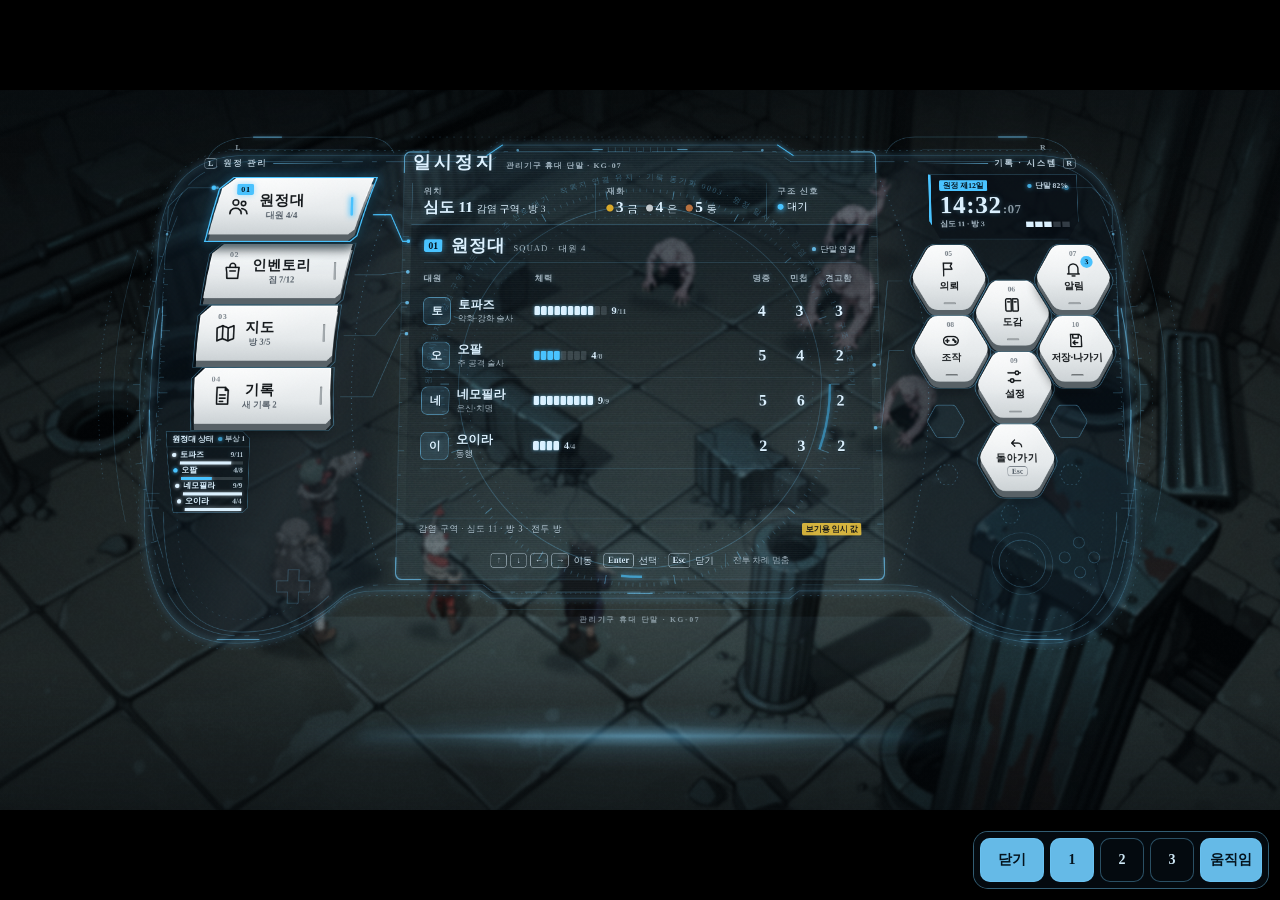
<file: r7/index.html>
<!doctype html>
<html lang="ko">
<head>
<meta charset="utf-8">
<title>LeftBehind — 포터블 콘솔 시안 015 (원정대 상태 표시 + 오른쪽 육각 10% 확대)</title>
<meta name="viewport" content="width=device-width, initial-scale=1, viewport-fit=cover">
<link rel="stylesheet" href="css/menu.css">
</head>
<body class="theme-k1">
<div id="viewport">
<div id="stage">

  <!-- 인게임 장면 (메뉴가 열리면 흐림·어둡게) -->
  <div id="bg"></div>
  <div id="shade"></div>
  <canvas id="grain" width="960" height="540"></canvas>

  <!-- 바닥 투영 빛 -->
  <div id="floor"><i class="beam"></i><i class="pool"></i><i class="refl"></i><i class="pool core"></i></div>

  <!-- 닫힌 상태: 구석의 메뉴 버튼 -->
  <button id="openBtn" class="hud-btn" aria-label="메뉴 열기"><i class="burger"></i><b>메뉴</b><kbd>Esc</kbd></button>

  <!-- 3D 장면: 떠 있는 콘솔 (평면 1640×860) -->
  <div id="scene3d">
    <div id="float">
      <div id="rise">
        <div id="screen" aria-hidden="true">

          <!-- z 0: 유리 바탕 — 콘솔 실루엣 마스크 + 가운데 화면 유리 -->
          <div class="z" id="glass" data-glass="glass">
            <i class="tint"></i><i class="scr-glass"></i><i class="sheen"></i><i class="scanlines"></i><i class="sweep" id="sweep"></i>
          </div>

          <!-- z 2: 콘솔 실루엣 — 옅은 푸른 발광선 여러 겹 (윤곽·호·브래킷·눈금·홈) -->
          <svg class="z" id="sil" viewBox="0 0 1640 860" width="1640" height="860">
            <defs><filter id="silBlur" x="-5%" y="-5%" width="110%" height="110%"><feGaussianBlur stdDeviation="5"/></filter></defs>
            <g id="decoFar"></g>
            <path id="silGlow" class="sil-glow" pathLength="1" filter="url(#silBlur)"/>
            <path id="silLine" class="sil-line" pathLength="1"/>
            <g id="decoMid"></g>
            <g id="decoNear"></g>
            <g id="scrEdge"></g>
          </svg>

          <!-- z 10: 화면 뒤 계기 링 (옅게) -->
          <div class="z" id="L-ring">
            <svg id="ring" viewBox="0 0 1640 860" width="1640" height="860">
              <defs><path id="codePath" d=""/></defs>
              <circle class="hl" cx="820" cy="430" r="300" stroke-width="1.4" opacity=".3"/>
              <g id="ticks" class="spin-slow"></g>
              <g class="spin-rev">
                <circle class="hl" cx="820" cy="430" r="286" stroke-width="1.2" stroke-dasharray="2 9" opacity=".25"/>
                <circle class="acc-arc" cx="820" cy="430" r="314" stroke-width="4" stroke-dasharray="110 380 34 1450"/>
              </g>
              <g class="spin-code"><text class="code-ring"><textPath href="#codePath">원정 일시정지 · 감염 구역 심도 11 · 구조 신호 대기 · 착륙지 연결 유지 · 기록 동기화 0003 · 원정 일시정지 · 감염 구역 심도 11 · 구조 신호 대기 ·</textPath></text></g>
            </svg>
          </div>

          <!-- z 22: 홀로그램 글자 층 -->
          <div class="z" id="L-holo">
            <div id="title" data-glass="title">
              <h1>일시정지</h1>
              <div class="t-sub">관리기구 휴대 단말 · KG-07</div>
            </div>
            <!-- 가운데 화면 (012 구조) -->
            <div id="status" data-glass="status">
              <div class="st-i"><span class="st-k">위치</span><span class="st-v"><b>심도 11</b> 감염 구역 · 방 3</span></div>
              <div class="st-i"><span class="st-k">재화</span><span class="st-v coins"><i class="c-g"></i><b>3</b>금 <i class="c-s"></i><b>4</b>은 <i class="c-c"></i><b>5</b>동</span></div>
              <div class="st-i"><span class="st-k">구조 신호</span><span class="st-v"><i class="sig-led"></i>대기</span></div>
            </div>
            <section id="panel" data-glass="panel">
              <header class="scr-head">
                <span class="scr-no" id="scrNo">01</span>
                <h2 id="scrTitle">원정대</h2>
                <span class="scr-code" id="scrCode">SQUAD</span>
                <span class="scr-live"><i></i>단말 연결</span>
              </header>
              <div class="scr-body" id="scrBody"></div>
              <footer class="scr-foot"><span id="scrFoot">감염 구역 · 심도 11 · 방 3 · 전투 방</span><span class="tmp">보기용 임시 값</span></footer>
              <i class="panel-sweep" id="pSweep"></i>
            </section>
            <div id="hints" data-glass="hints">
              <span class="kc">↑</span><span class="kc">↓</span><span class="kc">←</span><span class="kc">→</span><em>이동</em>
              <span class="kc">Enter</span><em>선택</em><span class="kc">Esc</span><em>닫기</em>
              <span class="h-sep"></span><span class="h-note">전투 차례 멈춤</span>
            </div>
            <!-- 오른쪽 구역 위: 시계·상태 블록 (011) -->
            <div id="clock" data-glass="clock">
              <div class="ck-top"><span>원정 제12일</span><span class="ck-led"><i></i>단말 82%</span></div>
              <div class="ck-time">14:32<small>:07</small></div>
              <div class="ck-bot"><span>심도 11 · 방 3</span><span class="ck-bars"><i></i><i></i><i></i><i class="off"></i><i class="off"></i></span></div>
            </div>
            <!-- 왼쪽 구역 아래: 원정대 상태 표시 (버튼 아님 — 누를 수 없는 납작한 홀로그램 칸, JS가 줄을 채움) -->
            <div id="crew" data-glass="crew" aria-label="원정대 상태"><svg class="crew-line" viewBox="0 0 180 128" aria-hidden="true"><path id="crewPath"/></svg>
              <div class="cr-head"><b>원정대 상태</b><span><i class="cr-dot hurt"></i>부상 1</span></div>
              <ul id="crewRows"></ul>
            </div>
            <div class="zone-tag" id="tagL"><b>L</b>원정 관리<i></i></div>
            <div class="zone-tag r" id="tagR"><i></i>기록 · 시스템<b>R</b></div>
          </div>

          <!-- z 40: 물리 버튼 층 (왼쪽 = 휜 큰 버튼 4 / 오른쪽 = 육각 6 + 돌아가기 육각) -->
          <div class="z" id="L-keys">
            <nav id="leftKeys" aria-label="주 메뉴"></nav>
            <nav id="rightKeys" aria-label="기록·시스템"></nav>
          </div>

          <!-- 기울기 측정용 모서리 점 (보이지 않음) -->
          <i class="probe" id="pTL" style="left:0;top:0"></i><i class="probe" id="pBL" style="left:0;top:858px"></i>
          <i class="probe" id="pTR" style="left:1638px;top:0"></i><i class="probe" id="pBR" style="left:1638px;top:858px"></i>

        </div>
      </div>
    </div>
  </div>

  <div id="check" hidden></div>
</div>
</div>

<!-- 구석 조작판 (터치·마우스, 렌더 때 숨김) -->
<div id="pad" role="toolbar" aria-label="시안 조작">
  <button id="padMenu" class="pad-main">메뉴</button>
  <button data-theme="k1" title="K1 푸른색 통일">1</button>
  <button data-theme="k2" title="K2 푸른 선 + 노랑">2</button>
  <button data-theme="k3" title="K3 푸른 선 + 호박색">3</button>
  <button id="padMotion" title="움직임 켜기/끄기">움직임</button>
</div>
<script src="js/menu.js"></script>
</body>
</html>
</file>
<file: css/menu.css>
/* UIDiorama 013 — 012 구조(가운데 화면 + 좌우 버튼 구역) + 011 버튼(휜 큰 블록 / 정사각 아이콘) + 복잡한 콘솔 실루엣
   평면 좌표 1640×860. 왼쪽 구역 0~420 / 화면 420~1220 / 오른쪽 구역 1220~1640.
   011 menu.css, 012 menu.css 에서 복사해 고침 (원본은 읽기만). */
@font-face { font-family: 'LB Sans'; src: local('Noto Sans KR'), local('NotoSansKR-Regular'), local('Malgun Gothic'); }
@font-face { font-family: 'LB Num'; src: local('Bahnschrift'); }
@font-face { font-family: 'LB Code'; src: local('Galmuri11'), local('Galmuri11 Regular'), local('Cascadia Mono'); }

:root {
  --frame-rgb: 112, 206, 255;
  --holo: #dcf1ff; --holo-rgb: 220, 241, 255;
  --enamel-hi: #f6f8f9; --enamel: #e6eaec; --enamel-lo: #cdd3d6;
  --edge-hi: #a3abb0; --edge-lo: #586166;
  --ink: #14181b; --ink-2: #56606a; --ink-3: #7c858d;
  /* 기본 자세: 좌우 회전 없음(마우스가 정함), 아래가 살짝 앞으로 */
  --tiltY: 0deg; --tiltX: 4deg; --tiltZ: 0deg;
  --screen-scale: .9;
}
.theme-k1 { --accent: #49c3ff; --acc-rgb: 73, 195, 255;  --accent-ink: #03121c; }
.theme-k2 { --accent: #f4cf0a; --acc-rgb: 244, 207, 10;  --accent-ink: #1b1700; }
.theme-k3 { --accent: #ffad26; --acc-rgb: 255, 173, 38;  --accent-ink: #261500; }

* { box-sizing: border-box; margin: 0; padding: 0; }
html, body { width: 100%; height: 100%; overflow: hidden; background: #000; }
body { font-family: 'LB Sans', 'Malgun Gothic', sans-serif; -webkit-font-smoothing: antialiased; color: var(--ink); }
button { font: inherit; color: inherit; background: none; border: 0; cursor: pointer; touch-action: manipulation; -webkit-tap-highlight-color: transparent; }
kbd { font-family: 'LB Num', sans-serif; }

#viewport { position: fixed; inset: 0; overflow: hidden; }
#stage { position: absolute; left: 0; top: 0; width: 1920px; height: 1080px; transform-origin: 0 0; overflow: hidden; }

/* ---------- 배경 ---------- */
#bg { position: absolute; inset: -24px; background: url('../images/BG_combat_R45L.png') center / 1920px 1080px no-repeat; }
#shade { position: absolute; inset: 0; pointer-events: none; opacity: 0;
  background:
    radial-gradient(ellipse 62% 60% at 50% 42%, rgba(3,8,12,.04), rgba(3,8,12,.52) 86%),
    linear-gradient(180deg, rgba(3,6,8,.28), rgba(3,6,8,0) 18%, rgba(3,6,8,0) 80%, rgba(3,6,8,.5)); }
#grain { position: absolute; inset: 0; width: 1920px; height: 1080px; pointer-events: none; opacity: 0; mix-blend-mode: overlay; }

/* ---------- 바닥 투영 빛 ---------- */
#floor { position: absolute; left: 300px; top: 790px; width: 1320px; height: 260px; pointer-events: none; opacity: 0; mix-blend-mode: screen; }
#floor .pool { position: absolute; left: 90px; right: 90px; top: 130px; height: 100px; border-radius: 50%;
  background: radial-gradient(closest-side, rgba(var(--frame-rgb),.22), rgba(var(--frame-rgb),.07) 55%, rgba(var(--frame-rgb),0)); }
#floor .pool.core { left: 380px; right: 380px; top: 162px; height: 34px;
  background: radial-gradient(closest-side, rgba(var(--frame-rgb),.3), rgba(var(--frame-rgb),0)); }
#floor .beam { position: absolute; left: 120px; right: 120px; top: 0; height: 180px;
  clip-path: polygon(3% 0, 97% 0, 88% 100%, 12% 100%);
  background: linear-gradient(180deg, rgba(var(--frame-rgb),.06), rgba(var(--frame-rgb),0) 90%); }
#floor .refl { position: absolute; left: 240px; right: 240px; top: 178px; height: 2px; border-radius: 2px;
  background: linear-gradient(90deg, transparent, rgba(var(--frame-rgb),.5) 20%, rgba(var(--frame-rgb),.5) 80%, transparent);
  filter: blur(2px); box-shadow: 0 0 18px 4px rgba(var(--frame-rgb),.16); }

/* ---------- 3D 장면 (평면 1640×860, 화면 중심 x 960) ---------- */
#scene3d { position: absolute; inset: 0; perspective: 1300px; perspective-origin: 960px 440px; visibility: hidden; pointer-events: none; }
#scene3d.on { visibility: visible; }
#float { position: absolute; left: 140px; top: 10px; width: 1640px; height: 860px; transform-style: preserve-3d; transform-origin: 50% 50%; }
#rise { position: absolute; inset: 0; transform-style: preserve-3d; transform-origin: 50% 50%; scale: var(--screen-scale); }
#screen { position: absolute; inset: 0; transform-style: preserve-3d; transform-origin: 50% 50%;
  transform: rotateY(var(--tiltY)) rotateX(var(--tiltX)) rotateZ(var(--tiltZ)); }
.z { position: absolute; left: 0; top: 0; width: 1640px; height: 860px; transform-style: preserve-3d; pointer-events: none; }
.z > * { pointer-events: auto; }
#glass  { translate: 0 0 0px; transform-style: flat; }
#sil    { translate: 0 0 2px; overflow: visible; transform-style: flat; }
#L-ring { translate: 0 0 10px; transform-style: flat; }
#L-holo { translate: 0 0 22px; }
#L-keys { translate: 0 0 40px; }
.probe { position: absolute; width: 2px; height: 2px; pointer-events: none; }

/* ---------- z 0: 유리 바탕 (JS가 콘솔 실루엣 마스크를 씌움) ---------- */
#glass { overflow: hidden;
  -webkit-mask-size: 1640px 860px; mask-size: 1640px 860px; -webkit-mask-repeat: no-repeat; mask-repeat: no-repeat; }
/* backdrop-filter는 쓰지 않음: 011에서 마스크 밖까지 네모로 어두워지는 문제 확인 */
/* 좌우 구역 = 어둡고 탁한 유리, 가운데 화면 = 맑은 유리 → 3분할이 밝기로도 읽힘 */
#glass .tint { position: absolute; inset: 0;
  background:
    linear-gradient(162deg, rgba(var(--frame-rgb),.08), rgba(var(--frame-rgb),.02) 40%, rgba(var(--frame-rgb),.045) 100%),
    linear-gradient(90deg, rgba(3,10,18,.52) 0%, rgba(3,10,18,.48) 22%, rgba(3,10,18,.16) 26.5%, rgba(3,10,18,.13) 50%, rgba(3,10,18,.16) 73.5%, rgba(3,10,18,.48) 78%, rgba(3,10,18,.52) 100%); }
#glass .scr-glass { position: absolute; left: 420px; top: 34px; width: 800px; height: 716px; border-radius: 10px;
  background: linear-gradient(180deg, rgba(var(--frame-rgb),.05), rgba(var(--frame-rgb),.015) 45%, rgba(var(--frame-rgb),.04)); }
#glass .sheen { position: absolute; inset: 0; pointer-events: none;
  background: linear-gradient(112deg, transparent 18%, rgba(255,255,255,.04) 24%, transparent 31%, transparent 62%, rgba(255,255,255,.03) 66%, transparent 70%); }
#glass .scanlines { position: absolute; left: 420px; width: 800px; top: 0; bottom: 0; pointer-events: none;
  background: repeating-linear-gradient(0deg, rgba(var(--holo-rgb),.035) 0 1px, transparent 1px 3px); }
#glass .scanlines::after { content: ''; position: absolute; left: 0; right: 0; height: 110px; top: -110px;
  background: linear-gradient(180deg, transparent, rgba(var(--frame-rgb),.05) 70%, rgba(var(--frame-rgb),.10) 98%, transparent);
  animation: roll 8s linear infinite; }
@keyframes roll { to { transform: translateY(980px); } }
#glass .sweep { position: absolute; left: 0; right: 0; top: 0; height: 2px; opacity: 0; pointer-events: none;
  background: rgba(var(--frame-rgb),1); box-shadow: 0 0 22px 5px rgba(var(--frame-rgb),.55); }

/* ---------- z 2: 콘솔 실루엣 — 옅은 푸른 발광선 3단계 (먼 선 / 중간 선 / 가까운 짧은 강조) ----------
   진한 테두리·몸체 채움 없음. 빨간색 없음. */
#sil path, #sil circle, #sil line, #sil rect { fill: none; }
#sil .sil-glow { stroke: rgba(var(--frame-rgb),.34); stroke-width: 10; opacity: .38; stroke-dasharray: 1 1; stroke-dashoffset: 0; }
#sil .sil-line { stroke: rgba(var(--frame-rgb),.26); stroke-width: 1.2; stroke-dasharray: 1 1; stroke-dashoffset: 0; }
#sil .far  { stroke: rgba(var(--frame-rgb),.2); stroke-width: 1; }
#sil .far.d { stroke-dasharray: 3 9; }
#sil .mid  { stroke: rgba(var(--frame-rgb),.28); stroke-width: 1.2; }
#sil .mid.d { stroke-dasharray: 2 6; }
#sil .mid.brk { stroke-dasharray: 140 16 36 16 8 16; }
#sil .near { stroke: rgba(var(--frame-rgb),.55); stroke-width: 1.8; stroke-linecap: round; filter: drop-shadow(0 0 3px rgba(var(--frame-rgb),.6)); }
#sil .dot  { fill: rgba(var(--frame-rgb),.6); stroke: none; }
#sil .dot.acc { fill: var(--accent); filter: drop-shadow(0 0 3px rgba(var(--acc-rgb),.9)); }
#sil .acc  { stroke: rgba(var(--acc-rgb),.8); stroke-width: 2; stroke-linecap: round; filter: drop-shadow(0 0 3px rgba(var(--acc-rgb),.7)); }
#sil text { font: 600 13px 'LB Num'; fill: rgba(var(--holo-rgb),.6); letter-spacing: 2px; }
#sil text.lbl { font: 600 12px 'LB Sans'; fill: rgba(var(--holo-rgb),.5); letter-spacing: 3px; }
#sil .sep { stroke: rgba(var(--frame-rgb),.34); stroke-width: 1.4; stroke-dasharray: 2 7; }
#sil .bezel { stroke: rgba(var(--frame-rgb),.2); stroke-width: 1; }
#sil .bk { stroke: rgba(var(--frame-rgb),.6); stroke-width: 2; filter: drop-shadow(0 0 3px rgba(var(--frame-rgb),.6)); }

/* ---------- z 10: 화면 뒤 계기 링 (옅게, 실루엣 마스크) ---------- */
#L-ring { -webkit-mask-size: 1640px 860px; mask-size: 1640px 860px; -webkit-mask-repeat: no-repeat; mask-repeat: no-repeat; }
#ring { position: absolute; left: 0; top: 0; overflow: visible; }
#ring .hl { fill: none; stroke: rgba(var(--frame-rgb),1); }
#ring .acc-arc { fill: none; stroke: var(--accent); opacity: .7; filter: drop-shadow(0 0 4px rgba(var(--acc-rgb),.7)); }
#ring .tick { stroke: rgba(var(--frame-rgb),1); stroke-width: 1.4; opacity: .22; }
#ring .tick.l { opacity: .5; }
#ring .code-ring { font: 13px 'LB Sans'; fill: rgba(var(--frame-rgb),1); opacity: .32; letter-spacing: 3px; }
#ring .wire { fill: none; stroke: rgba(var(--frame-rgb),.3); stroke-width: 1.2; }
#ring .wire.on { stroke: rgba(var(--acc-rgb),.95); stroke-width: 1.8; filter: drop-shadow(0 0 4px rgba(var(--acc-rgb),.8)); }
#ring .wnode { fill: rgba(var(--frame-rgb),.8); }
#ring .wnode.on { fill: var(--accent); filter: drop-shadow(0 0 4px rgba(var(--acc-rgb),1)); }
#ring .hdecor { fill: rgba(var(--frame-rgb),.04); stroke: rgba(var(--frame-rgb),.42); stroke-width: 1.2; }
#ring .hdecor.dim { fill: none; stroke: rgba(var(--frame-rgb),.3); stroke-dasharray: 3 4; }
#ring .hnode { fill: rgba(var(--frame-rgb),.75); }
.spin-slow { transform-origin: 820px 430px; animation: spin 140s linear infinite; }
.spin-rev  { transform-origin: 820px 430px; animation: spin 90s linear infinite reverse; }
.spin-code { transform-origin: 820px 430px; animation: spin 240s linear infinite; }
@keyframes spin { to { transform: rotate(360deg); } }

/* ---------- z 22: 홀로그램 글자 ---------- */
#L-holo { color: var(--holo); text-shadow: 0 0 9px rgba(var(--frame-rgb),.35), 0 1px 2px rgba(0,0,0,.85); }
@keyframes blink { 0%, 70% { opacity: 1; } 71%, 100% { opacity: .25; } }
#title { position: absolute; left: 440px; top: 44px; width: 760px; height: 44px; display: flex; align-items: baseline; gap: 16px; white-space: nowrap; }
#title h1 { font: 800 30px/1 'LB Sans'; letter-spacing: 5px; }
#title .t-sub { font: 600 13px 'LB Sans'; letter-spacing: 2px; opacity: .7; }

/* 가운데 화면 (012 구조) */
#status { position: absolute; left: 440px; top: 94px; width: 760px; height: 62px; display: flex; align-items: stretch; }
.st-i { flex: 1 1 auto; padding: 6px 0 0 18px; border-left: 1px solid rgba(var(--frame-rgb),.28); white-space: nowrap; }
.st-k { display: block; font: 700 14px 'LB Sans'; letter-spacing: 2px; opacity: .65; }
.st-v { display: flex; align-items: baseline; gap: 6px; margin-top: 5px; font: 500 17px 'LB Sans'; }
.st-v b { font: 600 26px/1 'LB Num'; }
.st-v.coins { gap: 4px; }
.st-v.coins b { margin-right: 2px; }
.st-v.coins i:not(:first-child) { margin-left: 10px; }
.st-v.coins i { width: 12px; height: 12px; border-radius: 50%; align-self: center; box-shadow: 0 0 6px rgba(0,0,0,.4); }
.c-g { background: #d9a92a; } .c-s { background: #c3c9cd; } .c-c { background: #b8713f; }
.sig-led { width: 10px; height: 10px; border-radius: 50%; align-self: center; background: var(--accent); box-shadow: 0 0 10px 2px rgba(var(--acc-rgb),.7); animation: blink 2.4s steps(1) infinite; }

#panel { position: absolute; left: 440px; top: 164px; width: 760px; height: 524px;
  background: linear-gradient(180deg, rgba(3,10,18,.32), rgba(3,10,18,.18) 62%, rgba(3,10,18,.06));
  border-top: 1px solid rgba(var(--frame-rgb),.4); overflow: hidden; }
.scr-head { position: absolute; left: 22px; right: 22px; top: 16px; height: 48px; display: flex; align-items: baseline; gap: 14px;
  border-bottom: 1px solid rgba(var(--frame-rgb),.25); }
.scr-no { font: 600 16px 'LB Num'; color: var(--accent-ink); background: var(--accent); padding: 2px 7px 1px; text-shadow: none; transform: translateY(-4px); border-radius: 3px; box-shadow: 0 0 12px rgba(var(--acc-rgb),.5); }
.scr-head h2 { font: 700 29px 'LB Sans'; letter-spacing: 1px; white-space: nowrap; }
.scr-code { font: 14px 'LB Code'; opacity: .7; letter-spacing: 2px; white-space: nowrap; }
.scr-live { margin-left: auto; font: 500 14px 'LB Sans'; opacity: .85; display: flex; align-items: center; gap: 7px; white-space: nowrap; }
.scr-live i { width: 7px; height: 7px; border-radius: 50%; background: rgba(var(--frame-rgb),1); box-shadow: 0 0 8px rgba(var(--frame-rgb),1); animation: blink 2.4s steps(1) infinite; }
.scr-body { position: absolute; left: 22px; right: 22px; top: 82px; bottom: 50px; }
.scr-foot { position: absolute; left: 22px; right: 22px; bottom: 12px; height: 28px; display: flex; align-items: center; gap: 12px;
  font: 500 14px 'LB Sans'; opacity: .8; letter-spacing: 1px; border-top: 1px solid rgba(var(--frame-rgb),.16); padding-top: 6px; white-space: nowrap; }
.tmp { margin-left: auto; font: 700 13px 'LB Sans'; color: #111; background: #ffd23f; padding: 1px 6px; border-radius: 3px; text-shadow: none; letter-spacing: 0; }
.panel-sweep { position: absolute; left: 0; right: 0; top: 0; height: 2px; opacity: 0; pointer-events: none;
  background: rgba(var(--frame-rgb),1); box-shadow: 0 0 18px 4px rgba(var(--frame-rgb),.5); }
.swap-in { animation: swapIn .34s steps(9, end) both; }
@keyframes swapIn { 0% { clip-path: inset(0 0 100% 0); opacity: .3; } 60% { opacity: 1; } 70% { opacity: .5; } 100% { clip-path: inset(0 0 0 0); opacity: 1; } }

/* 원정대 */
.hdr { display: grid; font: 600 14px 'LB Sans'; opacity: .68; letter-spacing: 1px; padding-bottom: 8px; }
.sq-grid { grid-template-columns: 176px 1fr 54px 54px 60px; align-items: center; column-gap: 8px; }
.sq-row { display: grid; height: 74px; border-bottom: 1px solid rgba(var(--frame-rgb),.12); position: relative; }
.sq-who { display: flex; align-items: center; gap: 12px; }
.port { width: 46px; height: 46px; display: grid; place-items: center; font: 700 19px 'LB Sans'; border-radius: 10px;
  border: 1px solid rgba(var(--frame-rgb),.55); background: rgba(var(--frame-rgb),.12); flex: none; }
.sq-name { font: 700 20px 'LB Sans'; line-height: 1.1; white-space: nowrap; }
.sq-role { font: 500 14px 'LB Sans'; opacity: .7; margin-top: 4px; white-space: nowrap; }
.hp { display: flex; align-items: center; gap: 8px; }
.hp-cells { display: flex; gap: 2px; }
.hp-cells i { width: 9px; height: 15px; border-radius: 2px; background: rgba(var(--holo-rgb),.14); }
.hp-cells i.on { background: var(--holo); box-shadow: 0 0 6px rgba(var(--frame-rgb),.6); }
.hp-cells i.low { background: var(--accent); box-shadow: 0 0 6px rgba(var(--acc-rgb),.7); }
.hp b { font: 600 17px 'LB Num'; white-space: nowrap; }
.hp b small { font-size: 13px; opacity: .6; }
.st { font: 600 26px 'LB Num'; text-align: center; }
/* 인벤토리 */
.inv { display: grid; grid-template-columns: repeat(4, 1fr); gap: 10px; }
.slot { height: 82px; border: 1px solid rgba(var(--frame-rgb),.28); border-radius: 8px; background: rgba(var(--frame-rgb),.05); padding: 9px 10px; position: relative; }
.slot b { display: block; font: 700 15px 'LB Sans'; line-height: 1.3; }
.slot span { position: absolute; right: 9px; bottom: 6px; font: 600 18px 'LB Num'; color: var(--accent); }
.slot em { font: normal 13px 'LB Sans'; opacity: .65; }
.slot.empty { border-style: dashed; opacity: .4; }
.weight { margin-top: 20px; display: flex; align-items: center; gap: 12px; font: 500 15px 'LB Sans'; }
.weight .bar { flex: 1; height: 6px; border-radius: 3px; background: rgba(var(--holo-rgb),.12); position: relative; overflow: hidden; }
.weight .bar i { position: absolute; left: 0; top: 0; bottom: 0; background: var(--holo); }
/* 지도 */
.mapv svg { width: 100%; height: 360px; overflow: visible; display: block; }
.mapv .ln { stroke: var(--holo); stroke-width: 1.5; opacity: .5; fill: none; }
.mapv .ln.d { stroke-dasharray: 3 5; opacity: .3; }
.mapv .nd { fill: rgba(4,12,20,.7); stroke: var(--holo); stroke-width: 1.5; }
.mapv .nd.cur { stroke: var(--accent); stroke-width: 2.5; filter: drop-shadow(0 0 6px rgba(var(--acc-rgb),.8)); }
.mapv .nd.unk { stroke-dasharray: 3 3; opacity: .55; }
.mapv text { fill: var(--holo); font: 16px 'LB Sans'; }
.mapv text.c { font: 14px 'LB Sans'; opacity: .65; }
.mapv .pulse { fill: none; stroke: var(--accent); stroke-width: 1; animation: pulse 2s ease-out infinite; transform-box: fill-box; transform-origin: center; }
@keyframes pulse { from { transform: scale(1); opacity: .9; } to { transform: scale(2.4); opacity: 0; } }
/* 기록 */
.log { list-style: none; }
.log li { display: grid; grid-template-columns: 60px 96px 1fr; gap: 12px; padding: 12px 0; border-bottom: 1px solid rgba(var(--frame-rgb),.12); font: 16px 'LB Sans'; align-items: baseline; }
.log li time { font: 600 16px 'LB Num'; opacity: .7; }
.log li em { font: normal 14px 'LB Sans'; opacity: .7; white-space: nowrap; }
.log li.new time { color: var(--accent); opacity: 1; }
/* 목록형 (의뢰·알림·조작) */
.list { list-style: none; }
.list li { display: grid; grid-template-columns: 70px 1fr; gap: 12px; padding: 13px 0; border-bottom: 1px solid rgba(var(--frame-rgb),.12); font: 16px 'LB Sans'; align-items: baseline; }
.list li .k { font: 600 15px 'LB Sans'; opacity: .75; white-space: nowrap; }
.list li em { display: block; font: normal 14px 'LB Sans'; opacity: .7; margin-top: 3px; }
.list li.new .k { color: var(--accent); opacity: 1; }
.list.keys li { grid-template-columns: 170px 1fr; }
.list .kc { display: inline-grid; place-items: center; min-width: 26px; height: 24px; padding: 0 6px; font: 600 13px 'LB Num'; border: 1px solid rgba(var(--holo-rgb),.6); border-radius: 5px; margin-right: 4px; }
/* 도감 */
.codex { display: grid; grid-template-columns: repeat(3, 1fr); gap: 12px; }
.codex div { height: 110px; border: 1px solid rgba(var(--frame-rgb),.28); border-radius: 8px; padding: 12px; background: rgba(var(--frame-rgb),.05); }
.codex div b { display: block; font: 700 17px 'LB Sans'; }
.codex div span { font: 14px 'LB Sans'; opacity: .7; }
.codex div.unk { border-style: dashed; opacity: .45; }
/* 설정 */
.opt { display: grid; grid-template-columns: 150px 1fr; align-items: center; height: 62px; border-bottom: 1px solid rgba(var(--frame-rgb),.12); font: 17px 'LB Sans'; }
.seg { display: flex; gap: 6px; }
.seg span { padding: 5px 14px; border: 1px solid rgba(var(--frame-rgb),.35); border-radius: 6px; font-size: 15px; white-space: nowrap; }
.seg span.on { background: rgba(var(--holo-rgb),.92); color: #08121a; text-shadow: none; }
.slider { display: flex; align-items: center; gap: 12px; font: 600 16px 'LB Num'; }
.slider .bar { width: 260px; height: 4px; background: rgba(var(--holo-rgb),.15); position: relative; }
.slider .bar i { position: absolute; left: 0; top: 0; bottom: 0; background: var(--holo); }
.slider .bar b { position: absolute; top: -7px; width: 8px; height: 18px; margin-left: -4px; border-radius: 2px; background: var(--accent); }
/* 저장·나가기 */
.save p { font: 17px 'LB Sans'; line-height: 1.6; opacity: .92; }
.save .slotcard { margin: 20px 0; border: 1px solid rgba(var(--frame-rgb),.35); border-radius: 8px; padding: 14px 18px; display: grid; grid-template-columns: 1fr auto; gap: 4px 20px; background: rgba(var(--frame-rgb),.05); }
.save .slotcard b { font: 700 19px 'LB Sans'; }
.save .slotcard span { font: 14px 'LB Sans'; opacity: .7; }
.save .slotcard time { grid-row: 1 / span 2; grid-column: 2; align-self: center; font: 600 24px 'LB Num'; }
.save .acts { display: flex; gap: 12px; }
.save .acts span { flex: 1; text-align: center; padding: 13px 0; border: 1px solid rgba(var(--frame-rgb),.45); border-radius: 8px; font: 700 16px 'LB Sans'; white-space: nowrap; }
.save .acts span.warn { border-color: var(--accent); color: var(--accent); }

#hints { position: absolute; left: 440px; top: 696px; width: 760px; height: 40px; display: flex; align-items: center; justify-content: center; gap: 6px; font: 500 15px 'LB Sans'; white-space: nowrap; }
#hints .kc { min-width: 26px; height: 24px; padding: 0 6px; display: grid; place-items: center; font: 600 14px 'LB Num'; border: 1px solid rgba(var(--holo-rgb),.6); border-radius: 5px; }
#hints em { font-style: normal; margin: 0 12px 0 2px; opacity: .9; }
#hints .h-sep { width: 1px; height: 22px; background: rgba(var(--frame-rgb),.35); margin: 0 6px 0 0; }
#hints .h-note { font-size: 14px; opacity: .72; }

/* 좌우 구역 이름 (어깨 버튼 L/R 아래) */
.zone-tag { position: absolute; top: 52px; left: 92px; width: 250px; display: flex; align-items: center; gap: 10px;
  font: 700 14px 'LB Sans'; letter-spacing: 3px; opacity: .85; white-space: nowrap; }
.zone-tag.r { left: 1298px; justify-content: flex-end; }
.zone-tag i { flex: 1; height: 1px; background: linear-gradient(90deg, rgba(var(--frame-rgb),.9), transparent); }
.zone-tag.r i { background: linear-gradient(90deg, transparent, rgba(var(--frame-rgb),.9)); }
.zone-tag b { font: 600 13px 'LB Num'; letter-spacing: 0; padding: 0 5px; border: 1px solid rgba(var(--holo-rgb),.55); border-radius: 4px; }

/* 019: 왼쪽 아래 미니맵 — 버튼 아님. 사용자 표시 영역 모양의 둥근 판, 얇은 발광 테두리.
   인물(토파즈·오팔) 얼굴이 판 가운데 뒤에 있음 → 바탕은 018보다 더 옅게(왼쪽 .20 → 가운데 .05),
   진한 요소(글자·밝은 방 선)는 얼굴이 없는 왼쪽 열과 오른쪽 끝에만, 얼굴 뒤는 흐린 점선(미탐사)만. */
#crew { position: absolute; pointer-events: none; overflow: hidden;
  background: linear-gradient(90deg, rgba(3,10,18,.20) 0 12%, rgba(3,10,18,.05) 32% 66%, rgba(3,10,18,.16) 84%); }
#crew .crew-line { position: absolute; inset: 0; width: 100%; height: 100%; overflow: visible; filter: drop-shadow(0 0 4px rgba(var(--holo-rgb),.7)); }
#crew .crew-line path { fill: none; stroke: rgba(var(--frame-rgb),.7); stroke-width: 2.4; }
#crew .mm-grid { position: absolute; inset: 0; background-image: linear-gradient(rgba(var(--holo-rgb),.07) 1px, transparent 1px), linear-gradient(90deg, rgba(var(--holo-rgb),.07) 1px, transparent 1px); background-size: 25px 25px; background-position: 20px 4px; }
#crew .mm-lines { position: absolute; inset: 0; background: repeating-linear-gradient(180deg, rgba(var(--holo-rgb),.07) 0 1px, transparent 1px 4px); }
#crew .mm-scan { position: absolute; top: 0; bottom: 0; width: 60px; left: -70px; background: linear-gradient(90deg, transparent, rgba(var(--holo-rgb),.13), transparent); animation: mmScan 6s linear infinite; }
@keyframes mmScan { to { left: 100%; } }
#mm { position: absolute; inset: 0; width: 100%; height: 100%; overflow: visible; }
#mm text { font: 700 12px 'LB Num'; fill: var(--holo); }
#mm .room rect { fill: rgba(var(--holo-rgb),.10); stroke: rgba(var(--holo-rgb),.85); stroke-width: 1.5; }
#mm .room text { fill: rgba(var(--holo-rgb),.95); }
#mm .room.cur rect { fill: rgba(var(--holo-rgb),.22); stroke: var(--holo); stroke-width: 2; animation: mmPulse 1.8s ease-in-out infinite; }
@keyframes mmPulse { 50% { fill: rgba(var(--holo-rgb),.06); stroke-opacity: .55; } }
#mm .cor { fill: none; stroke: rgba(var(--holo-rgb),.7); stroke-width: 3; stroke-linecap: round; stroke-linejoin: round; }
#mm .fog, #mm .fog rect { fill: none; stroke: rgba(var(--holo-rgb),.30); stroke-width: 1.2; stroke-dasharray: 3 4; }
#mm .cor.fog { stroke-width: 1.4; }
#mm .thr { fill: var(--accent); filter: drop-shadow(0 0 3px rgba(var(--acc-rgb),.9)); }
#mm .thr.fog { fill: rgba(var(--acc-rgb),.45); stroke: none; filter: none; }
#mm .me circle { fill: #fff; filter: drop-shadow(0 0 4px rgba(var(--holo-rgb),1)); }
#mm .me .ring { fill: none; stroke: #fff; stroke-width: 1.2; transform-box: fill-box; transform-origin: center; animation: mmPing 1.8s ease-out infinite; }
@keyframes mmPing { from { transform: scale(.6); opacity: 1; } to { transform: scale(2.2); opacity: 0; } }
#mm .hd { font: 700 14px 'LB Sans'; }
#mm .sub { font: 600 12px 'LB Sans'; fill-opacity: .85; }
#mm .north path { fill: var(--holo); }
#mm .north text, #mm .scale text { font-size: 12px; }
#mm .scale path { fill: none; stroke: rgba(var(--holo-rgb),.85); stroke-width: 1.4; }
body.still #crew .mm-scan, body.still #mm .room.cur rect, body.still #mm .me .ring { animation: none; }
body.still #mm .me .ring { opacity: .7; transform: scale(1.4); }
@media (prefers-reduced-motion: reduce) { #crew .mm-scan, #mm .room.cur rect, #mm .me .ring { animation: none !important; } }

/* 오른쪽 구역 위 시계·상태 (011) */
#clock { position: absolute; left: 1301px; top: 80px; width: 248px; height: 110px; padding: 9px 14px 13px;
  clip-path: polygon(0 0, 100% 0, 100% 72%, calc(100% - 18px) 100%, 18px 100%, 0 72%); /* 아래 모서리를 육각 빗변(60°)처럼 깎음 */
  background: rgba(3,10,18,.38); border: 1px solid rgba(var(--frame-rgb),.32); border-left: 4px solid var(--accent); }
#clock .ck-top, #clock .ck-bot { display: flex; justify-content: space-between; align-items: center; font: 600 13px 'LB Sans'; white-space: nowrap; }
#clock .ck-top span:first-child { background: var(--accent); color: var(--accent-ink); padding: 0 6px; text-shadow: none; border-radius: 2px; }
#clock .ck-led { display: flex; align-items: center; gap: 6px; opacity: .85; }
#clock .ck-led i { width: 7px; height: 7px; border-radius: 50%; background: var(--accent); box-shadow: 0 0 8px rgba(var(--acc-rgb),1); animation: blink 2.4s steps(1) infinite; }
#clock .ck-time { font: 600 42px/1.05 'LB Num'; letter-spacing: 1px; margin: 2px 0 1px; }
#clock .ck-time small { font-size: 21px; opacity: .6; margin-left: 2px; }
#clock .ck-bot span:first-child { opacity: .72; }
#clock .ck-bars { display: flex; gap: 3px; }
#clock .ck-bars i { width: 12px; height: 9px; background: var(--holo); }
#clock .ck-bars i.off { background: rgba(var(--holo-rgb),.2); }

/* ---------- z 40: 물리 버튼 (011 방식, 모양은 JS가 clip-path path()로 지정) ----------
   .kw = 자리(등장 동작용)  .kb = 상태  .kshadow 바닥 그림자 / .ksock 소켓 발광 윤곽 / .kedge 두께 / .kface 면 */
#leftKeys, #rightKeys { position: absolute; inset: 0; transform-style: preserve-3d; pointer-events: none !important; }
.kw { position: absolute; transform-style: preserve-3d; pointer-events: none; }
.kb { position: absolute; left: 0; top: 0; --d: 10px; --sink: 0px; outline: none; pointer-events: none;
  transform: translate3d(var(--px, 0px), var(--py, 0px), calc(var(--lz, 0px) - var(--pz, 0px))) scale(var(--ls, 1));
  transition: transform .34s cubic-bezier(.3,1.45,.5,1); }
.kb > * { position: absolute; left: 0; top: 0; width: 100%; }
.kshadow { top: 14px !important; filter: blur(9px); opacity: .72; transition: opacity .2s, transform .25s; }
.kshadow i { position: absolute; inset: 0; background: rgba(0,0,0,.85); }
.ksock { overflow: visible; }
.ksock path { fill: none; stroke: rgba(var(--frame-rgb),.42); stroke-width: 1.2; filter: drop-shadow(0 0 4px rgba(var(--frame-rgb),.5)); transition: stroke .2s; }
.kedge { top: var(--d) !important; background: linear-gradient(180deg, var(--edge-hi), var(--edge-lo) 70%); }
.kface { pointer-events: auto; cursor: pointer;
  background:
    radial-gradient(110% 120% at 30% 0%, rgba(255,255,255,.65), rgba(255,255,255,0) 55%),
    linear-gradient(180deg, var(--enamel-hi) 0%, var(--enamel) 60%, var(--enamel-lo) 100%);
  transform: translateY(var(--sink)); transition: transform .26s cubic-bezier(.3,1.7,.5,1), filter .2s; }
.kface::after { content: ''; position: absolute; inset: 0; pointer-events: none; opacity: .5; mix-blend-mode: multiply;
  background-image: url("data:image/svg+xml;utf8,<svg xmlns='http://www.w3.org/2000/svg' width='160' height='160'><filter id='n'><feTurbulence type='fractalNoise' baseFrequency='.9' numOctaves='2' stitchTiles='stitch'/><feColorMatrix values='0 0 0 0 .5  0 0 0 0 .5  0 0 0 0 .5  0 0 0 .08 0'/></filter><rect width='100%' height='100%' filter='url(%23n)'/></svg>"); }
.kline { position: absolute; inset: 0; overflow: visible; pointer-events: none; }
.kline path { fill: none; stroke: rgba(20,30,36,.12); stroke-width: 1.2; }
.kline path.hi { stroke: rgba(255,255,255,.9); stroke-width: 1.4; clip-path: inset(0 0 62% 0); }
.k-ic svg { fill: none; stroke: currentColor; stroke-linecap: round; stroke-linejoin: round; }

/* 왼쪽 큰 버튼 (화면을 감싸며 휜 판) */
.big .kface { display: flex; align-items: center; gap: 14px; padding-left: 28px; }
.big .k-ic { width: 36px; height: 36px; color: var(--ink); flex: none; }
.big .k-ic svg { width: 36px; height: 36px; stroke-width: 1.7; }
.big .k-tx { display: flex; flex-direction: column; gap: 2px; }
.big .k-nm { font: 700 23px/1.15 'LB Sans'; color: var(--ink); letter-spacing: 1px; white-space: nowrap; }
.big .k-sub { font: 600 14px/1.1 'LB Sans'; color: var(--ink-2); white-space: nowrap; }
.big .k-no { position: absolute; top: 9px; font: 600 13px 'LB Num'; color: var(--ink-3); height: 18px; min-width: 26px; padding: 0 5px; display: grid; place-items: center; border-radius: 3px; letter-spacing: 1px; }
.big .k-led { position: absolute; top: 50%; width: 4px; height: 30px; margin-top: -15px; border-radius: 2px; background: #a4abaf; box-shadow: inset 0 1px 1px rgba(0,0,0,.35); }

/* 오른쪽 육각 버튼 (벌집 지그재그, 납작 육각 124×107 — 014보다 약 10% 큼) — 글자는 가운데 넓은 띠에 모음 */
.sq .kface { display: flex; flex-direction: column; align-items: center; justify-content: flex-start; gap: 4px; padding-top: 25px; }
.sq .k-ic { width: 30px; height: 30px; color: var(--ink); flex: none; }
.sq .k-ic svg { width: 30px; height: 30px; stroke-width: 1.8; }
.sq .k-nm { font: 700 16px/1.15 'LB Sans'; color: var(--ink); white-space: nowrap; letter-spacing: -.2px; }
.sq .k-no { position: absolute; left: 50%; top: 7px; transform: translateX(-50%); font: 600 12px/14px 'LB Num'; color: var(--ink-3); padding: 0 4px; border-radius: 3px; }
.sq .k-badge { position: absolute; left: 74px; top: 18px; min-width: 20px; height: 20px; padding: 0 5px; border-radius: 10px; font: 700 12px/20px 'LB Num'; text-align: center; background: var(--accent); color: var(--accent-ink); }
.sq .k-led { position: absolute; left: 50%; bottom: 9px; width: 20px; height: 3px; margin-left: -10px; border-radius: 2px; background: #a4abaf; box-shadow: inset 0 1px 1px rgba(0,0,0,.35); }

/* (014의 대원 카드 버튼은 015에서 #crew 상태 표시로 바뀜) */

/* 돌아가기 (벌집 맨 아래 육각 — 묶음이 아래로 좁아지는 끝) */
.closek .kface { display: flex; flex-direction: column; align-items: center; justify-content: flex-start; gap: 2px; padding-top: 18px; }
.closek .k-ic { width: 24px; height: 24px; color: var(--ink); }
.closek .k-ic svg { width: 24px; height: 24px; fill: none; stroke: currentColor; stroke-width: 2; stroke-linecap: round; stroke-linejoin: round; }
.closek .kface b { font: 700 16px/1.2 'LB Sans'; color: var(--ink); letter-spacing: 1px; white-space: nowrap; }
.closek .kface kbd { font: 600 12px/14px 'LB Num'; color: var(--ink-2); border: 1px solid var(--ink-3); padding: 0 6px; border-radius: 4px; margin-top: 2px; }

/* 상태: 호버 = 8px 떠오름 / 선택 = 18px 앞으로 + 번호·LED 점등 / 눌림 = 면이 두께만큼 들어감 */
.kb.hot { --lz: 8px; }
.kb.hot .ksock path { stroke: rgba(var(--frame-rgb),1); stroke-width: 1.8; filter: drop-shadow(0 0 6px rgba(var(--frame-rgb),1)) drop-shadow(0 0 16px rgba(var(--frame-rgb),.5)); }
.kb.active { --lz: 18px; --ls: 1.03; z-index: 2; }
.kb.active .ksock path { stroke: rgba(var(--acc-rgb),1); stroke-width: 2; filter: drop-shadow(0 0 6px rgba(var(--acc-rgb),1)) drop-shadow(0 0 18px rgba(var(--acc-rgb),.55)); }
.kb.active .k-no { background: var(--accent); color: var(--accent-ink); box-shadow: 0 0 10px rgba(var(--acc-rgb),.55); }
.kb.active .k-led { background: var(--accent); box-shadow: 0 0 8px 2px rgba(var(--acc-rgb),.8); }
.kb.active .kshadow { opacity: .9; transform: translateY(8px) scale(1.03); }
.kb.pressed { --sink: var(--d); --pz: 14px; transition-duration: .07s; }
.kb.pressed .kface { filter: brightness(.78) contrast(1.06); transition-duration: .07s; }
.kb.pressed .kshadow { opacity: .25; transform: translateY(-8px) scale(.94); transition-duration: .07s; }
.kb.pressed .ksock path { stroke: rgba(var(--acc-rgb),1); stroke-width: 3; filter: drop-shadow(0 0 8px rgba(var(--acc-rgb),1)) drop-shadow(0 0 22px rgba(var(--acc-rgb),.8)); }

/* ---------- 닫힌 상태 HUD 버튼 ---------- */
.hud-btn { position: absolute; left: 1700px; top: 40px; height: 52px; padding: 0 18px; display: flex; align-items: center; gap: 12px;
  border-radius: 12px; color: var(--holo); background: rgba(6,16,26,.45);
  box-shadow: 0 0 0 1px rgba(var(--frame-rgb),.7), 0 0 16px rgba(var(--frame-rgb),.25), inset 0 0 18px rgba(var(--frame-rgb),.12);
  transition: opacity .2s, transform .3s; }
.hud-btn b { font: 700 18px 'LB Sans'; letter-spacing: 1px; }
.hud-btn kbd { font: 600 13px 'LB Num'; border: 1px solid rgba(var(--holo-rgb),.6); padding: 1px 6px; border-radius: 4px; }
.burger { width: 20px; height: 14px; border-top: 2px solid currentColor; border-bottom: 2px solid currentColor; position: relative; }
.burger::after { content: ''; position: absolute; left: 0; right: 0; top: 4px; height: 2px; background: currentColor; }
.hud-btn.hide { opacity: 0; pointer-events: none; transform: translateY(-24px); }

/* ---------- 구석 조작판 (휴대폰·터치) ---------- */
#pad { position: fixed; right: max(12px, env(safe-area-inset-right)); bottom: max(12px, env(safe-area-inset-bottom)); z-index: 60;
  display: flex; gap: 6px; padding: 6px; border-radius: 14px; background: rgba(6,14,22,.72);
  box-shadow: 0 0 0 1px rgba(var(--frame-rgb),.45), 0 6px 20px rgba(0,0,0,.5); font: 600 14px 'LB Sans'; }
#pad button { min-width: 44px; height: 44px; padding: 0 10px; border-radius: 10px; color: #cfe9f7; box-shadow: inset 0 0 0 1px rgba(var(--frame-rgb),.35); user-select: none; }
#pad button.on { background: rgba(var(--frame-rgb),.9); color: #04131d; }
#pad .pad-main { min-width: 64px; }
#pad button:active { transform: translateY(1px); filter: brightness(.85); }
body.clean #pad { display: none; }

.guard { position: absolute; border: 2px dashed #ff4fb0; z-index: 99; pointer-events: none; }

/* =====================================================================
   016 — 가운데 원형 창 (위아래가 지름의 10%씩 평평하게 깎인 원, 중심 820,402 반지름 356)
   판(유리 0 / 글자 22 / 버튼 40)보다 앞 층 48px에 떠 있음. 판 위에는 그림자·투영 빛·소켓 윤곽만 남김.
   ===================================================================== */
#L-win { translate: 0 0 48px; color: var(--holo); text-shadow: 0 0 9px rgba(var(--frame-rgb),.35), 0 1px 2px rgba(0,0,0,.85); }
#L-win > svg { position: absolute; left: 0; top: 0; overflow: visible; pointer-events: none; }
/* 창 유리: 맑은 푸른 유리 + 가장자리로 갈수록 진해지는 테 (JS가 clip-path로 모양을 자름) */
#win { position: absolute; pointer-events: none; overflow: hidden;
  background:
    radial-gradient(closest-side, transparent 0%, transparent 86%, rgba(var(--frame-rgb),.14) 100%),
    linear-gradient(180deg, rgba(3,12,22,.46) 0%, rgba(3,12,22,.40) 45%, rgba(3,12,22,.22) 72%, rgba(3,12,22,.10) 100%),
    linear-gradient(180deg, rgba(var(--frame-rgb),.07), rgba(var(--frame-rgb),.02) 50%, rgba(var(--frame-rgb),.05)); }
#win .w-scan { position: absolute; inset: 0; background: repeating-linear-gradient(0deg, rgba(var(--holo-rgb),.035) 0 1px, transparent 1px 3px); }
#win .w-scan::after { content: ''; position: absolute; left: 0; right: 0; height: 90px; top: -90px;
  background: linear-gradient(180deg, transparent, rgba(var(--frame-rgb),.06) 70%, rgba(var(--frame-rgb),.12) 98%, transparent);
  animation: wroll 7s linear infinite; }
@keyframes wroll { to { transform: translateY(700px); } }
#win .w-sheen { position: absolute; inset: 0; background: linear-gradient(118deg, transparent 22%, rgba(255,255,255,.05) 30%, transparent 40%); }
/* 창 가장자리·링 */
#wring .w-edge-glow { fill: none; stroke: rgba(var(--frame-rgb),.35); stroke-width: 7; filter: blur(4px); }
#wring .w-edge { fill: none; stroke: rgba(var(--frame-rgb),.85); stroke-width: 1.6; filter: drop-shadow(0 0 4px rgba(var(--frame-rgb),.7)); }
#wring .w-in { fill: none; stroke: rgba(var(--frame-rgb),.3); stroke-width: 1; stroke-dasharray: 2 6; }
#wring .w-acc { fill: none; stroke: var(--accent); stroke-width: 3.5; stroke-linecap: round; filter: drop-shadow(0 0 4px rgba(var(--acc-rgb),.85)); }
#wring .w-rail { fill: none; stroke: rgba(var(--frame-rgb),.6); stroke-width: 1.4; }
#wring .w-tick { fill: none; stroke: rgba(var(--frame-rgb),.55); stroke-width: 1.4; }
#wring .w-ring { fill: none; stroke: rgba(var(--frame-rgb),.45); stroke-width: 1.1; }
#wring .w-tk { stroke: rgba(var(--frame-rgb),.35); stroke-width: 1.2; }
#wring .w-tk.l { stroke: rgba(var(--frame-rgb),.7); stroke-width: 1.6; }
#wring .w-acc-arc { fill: none; stroke: var(--accent); stroke-width: 3; opacity: .8; filter: drop-shadow(0 0 4px rgba(var(--acc-rgb),.7)); }
#wring .w-br { fill: none; stroke: rgba(var(--frame-rgb),.6); stroke-width: 4; filter: drop-shadow(0 0 3px rgba(var(--frame-rgb),.5)); }
#wring .w-br2 { fill: none; stroke: rgba(var(--frame-rgb),.32); stroke-width: 1.2; stroke-dasharray: 3 5; }
.spin-win { animation: spin 120s linear infinite; }
/* 판 위: 창 그림자(유리층) + 투영 빛(링 층) + 소켓 점선 */
#glass .w-shadow { position: absolute; border-radius: 50% / 46%; background: radial-gradient(closest-side, rgba(0,0,0,.42), rgba(0,0,0,.18) 70%, transparent); filter: blur(14px); }
#L-ring .w-proj { position: absolute; pointer-events: none; border-radius: 50%;
  background: radial-gradient(closest-side, rgba(var(--frame-rgb),.0) 80%, rgba(var(--frame-rgb),.10) 92%, rgba(var(--frame-rgb),.0) 100%),
              radial-gradient(closest-side, rgba(var(--frame-rgb),.06), transparent 75%); }
#ring .sock { fill: none; stroke: rgba(var(--frame-rgb),.32); stroke-width: 1.2; stroke-dasharray: 4 6; }
#ring .sock.d { stroke: rgba(var(--frame-rgb),.16); stroke-dasharray: 1 7; }

/* 017 원 안 배치 (중심 820,398 반지름 316, 창 y123~673). 원 폭: y=140 → 364px, y=184 → 464px, y=240 → 547px, y=590 → 503px, y=632 → 418px
   모든 글자 칸의 네 모서리가 창 가장자리에서 8px 이상 안쪽 (allcheck가 확인) */
#title { left: 650px; top: 138px; width: 340px; height: 38px; justify-content: center; gap: 10px; }
#title h1 { font-size: 25px; letter-spacing: 3px; }
#title .t-sub { font-size: 12px; }
#status { left: 606px; top: 184px; width: 428px; height: 48px; }
#status .st-i { padding: 2px 0 0 10px; }
#status .st-i:first-child { border-left: 0; }
#status .st-k { font-size: 12px; letter-spacing: 0; }
#status .st-v { margin-top: 2px; font-size: 14px; }
#status .st-v b { font-size: 19px; }
#panel { left: 568px; top: 240px; width: 504px; height: 350px; background: none; border-top: 1px solid rgba(var(--frame-rgb),.4); }
.scr-head { left: 16px; right: 16px; top: 8px; height: 38px; gap: 9px; }
.scr-head h2 { font-size: 22px; }
.scr-code { font-size: 12px; letter-spacing: 1px; }
.scr-live { font-size: 12px; }
.scr-body { left: 18px; right: 18px; top: 54px; bottom: 38px; }
.scr-foot { left: 34px; right: 34px; bottom: 6px; height: 24px; font-size: 12px; }
#hints { left: 640px; top: 598px; width: 360px; height: 30px; font-size: 13px; }
#hints .kc { min-width: 22px; height: 20px; font-size: 12px; }
#hints em { margin: 0 7px 0 2px; }
/* 메뉴별 내용 — 원 안 468×258에 맞춤, 글자 최소 12px. 넘치면 줄 수를 줄인 요약형 */
.hdr { font-size: 12px; padding-bottom: 3px; letter-spacing: 0; }
.sq-grid { grid-template-columns: 134px 1fr 34px 34px 42px; column-gap: 5px; }
.sq-row { height: 52px; }
.sq-who { gap: 8px; }
.port { width: 34px; height: 34px; font-size: 15px; border-radius: 7px; }
.sq-name { font-size: 16px; }
.sq-role { font-size: 12px; margin-top: 1px; }
.hp { gap: 5px; }
.hp-cells i { width: 7px; height: 13px; }
.hp b { font-size: 14px; }
.hp b small { font-size: 12px; }
.st { font-size: 19px; }
.inv { gap: 7px; }
.slot { height: 58px; padding: 6px 7px; border-radius: 7px; }
.slot b { font-size: 13px; line-height: 1.2; }
.slot span { right: 6px; bottom: 3px; font-size: 15px; }
.slot em { font-size: 12px; }
.weight { margin-top: 9px; font-size: 13px; }
/* 021: 인벤토리 격자 이미지 — 본문 468×258 그대로, 테마별 1장만 */
.inv-img { display: none; width: 468px; height: 258px; }
body:not(.theme-k2):not(.theme-k3) .inv-img.k1, body.theme-k2 .inv-img.k2, body.theme-k3 .inv-img.k3 { display: block; }
.mapv svg { height: 236px; }
.mapv text { font-size: 18px; }
.mapv text.c { font-size: 17px; }
.log li { grid-template-columns: 46px 80px 1fr; gap: 8px; padding: 7px 0; font-size: 14px; }
.log li time { font-size: 14px; }
.log li em { font-size: 12px; }
.list li { grid-template-columns: 50px 1fr; gap: 9px; padding: 8px 0; font-size: 14px; }
.list li .k { font-size: 13px; }
.list li em { font-size: 12px; }
.list.keys li { grid-template-columns: 136px 1fr; padding: 7px 0; }
.codex { gap: 8px; }
.codex div { height: 92px; padding: 8px; }
.codex div b { font-size: 15px; }
.codex div span { font-size: 12px; }
.opt { grid-template-columns: 108px 1fr; height: 46px; font-size: 15px; }
.seg span { padding: 3px 10px; font-size: 13px; }
.slider .bar { width: 190px; }
.save p { font-size: 15px; line-height: 1.5; }
.save .slotcard { margin: 12px 0; padding: 9px 14px; }
.save .slotcard b { font-size: 16px; }
.save .slotcard span { font-size: 12px; }
.save .slotcard time { font-size: 20px; }
.save .acts span { padding: 9px 0; font-size: 14px; }

@media (prefers-reduced-motion: reduce) {
  .spin-slow, .spin-rev, .spin-code, .spin-win, #win .w-scan::after, #glass .scanlines::after, .scr-live i, .sig-led, .ck-led i, .mapv .pulse { animation: none !important; }
}
body.still .spin-slow, body.still .spin-rev, body.still .spin-code, body.still .spin-win, body.still #win .w-scan::after, body.still #glass .scanlines::after { animation-play-state: paused; }
body.still *, body.still *::before, body.still *::after { transition: none !important; }
body.still .swap-in { animation: none !important; }
</file>
<file: crew/css/menu.css>
/* UIDiorama 013 — 012 구조(가운데 화면 + 좌우 버튼 구역) + 011 버튼(휜 큰 블록 / 정사각 아이콘) + 복잡한 콘솔 실루엣
   평면 좌표 1640×860. 왼쪽 구역 0~420 / 화면 420~1220 / 오른쪽 구역 1220~1640.
   011 menu.css, 012 menu.css 에서 복사해 고침 (원본은 읽기만). */
@font-face { font-family: 'LB Sans'; src: local('Noto Sans KR'), local('NotoSansKR-Regular'), local('Malgun Gothic'); }
@font-face { font-family: 'LB Num'; src: local('Bahnschrift'); }
@font-face { font-family: 'LB Code'; src: local('Galmuri11'), local('Galmuri11 Regular'), local('Cascadia Mono'); }

:root {
  --frame-rgb: 112, 206, 255;
  --holo: #dcf1ff; --holo-rgb: 220, 241, 255;
  --enamel-hi: #f6f8f9; --enamel: #e6eaec; --enamel-lo: #cdd3d6;
  --edge-hi: #a3abb0; --edge-lo: #586166;
  --ink: #14181b; --ink-2: #56606a; --ink-3: #7c858d;
  /* 기본 자세: 좌우 회전 없음(마우스가 정함), 아래가 살짝 앞으로 */
  --tiltY: 0deg; --tiltX: 4deg; --tiltZ: 0deg;
  --screen-scale: .9;
}
.theme-k1 { --accent: #49c3ff; --acc-rgb: 73, 195, 255;  --accent-ink: #03121c; }
.theme-k2 { --accent: #f4cf0a; --acc-rgb: 244, 207, 10;  --accent-ink: #1b1700; }
.theme-k3 { --accent: #ffad26; --acc-rgb: 255, 173, 38;  --accent-ink: #261500; }

* { box-sizing: border-box; margin: 0; padding: 0; }
html, body { width: 100%; height: 100%; overflow: hidden; background: #000; }
body { font-family: 'LB Sans', 'Malgun Gothic', sans-serif; -webkit-font-smoothing: antialiased; color: var(--ink); }
button { font: inherit; color: inherit; background: none; border: 0; cursor: pointer; touch-action: manipulation; -webkit-tap-highlight-color: transparent; }
kbd { font-family: 'LB Num', sans-serif; }

#viewport { position: fixed; inset: 0; overflow: hidden; }
#stage { position: absolute; left: 0; top: 0; width: 1920px; height: 1080px; transform-origin: 0 0; overflow: hidden; }

/* ---------- 배경 ---------- */
#bg { position: absolute; inset: -24px; background: url('../images/BG_combat_R45L.png') center / 1920px 1080px no-repeat; }
#shade { position: absolute; inset: 0; pointer-events: none; opacity: 0;
  background:
    radial-gradient(ellipse 62% 60% at 50% 42%, rgba(3,8,12,.04), rgba(3,8,12,.52) 86%),
    linear-gradient(180deg, rgba(3,6,8,.28), rgba(3,6,8,0) 18%, rgba(3,6,8,0) 80%, rgba(3,6,8,.5)); }
#grain { position: absolute; inset: 0; width: 1920px; height: 1080px; pointer-events: none; opacity: 0; mix-blend-mode: overlay; }

/* ---------- 바닥 투영 빛 ---------- */
#floor { position: absolute; left: 300px; top: 790px; width: 1320px; height: 260px; pointer-events: none; opacity: 0; mix-blend-mode: screen; }
#floor .pool { position: absolute; left: 90px; right: 90px; top: 130px; height: 100px; border-radius: 50%;
  background: radial-gradient(closest-side, rgba(var(--frame-rgb),.22), rgba(var(--frame-rgb),.07) 55%, rgba(var(--frame-rgb),0)); }
#floor .pool.core { left: 380px; right: 380px; top: 162px; height: 34px;
  background: radial-gradient(closest-side, rgba(var(--frame-rgb),.3), rgba(var(--frame-rgb),0)); }
#floor .beam { position: absolute; left: 120px; right: 120px; top: 0; height: 180px;
  clip-path: polygon(3% 0, 97% 0, 88% 100%, 12% 100%);
  background: linear-gradient(180deg, rgba(var(--frame-rgb),.06), rgba(var(--frame-rgb),0) 90%); }
#floor .refl { position: absolute; left: 240px; right: 240px; top: 178px; height: 2px; border-radius: 2px;
  background: linear-gradient(90deg, transparent, rgba(var(--frame-rgb),.5) 20%, rgba(var(--frame-rgb),.5) 80%, transparent);
  filter: blur(2px); box-shadow: 0 0 18px 4px rgba(var(--frame-rgb),.16); }

/* ---------- 3D 장면 (평면 1640×860, 화면 중심 x 960) ---------- */
#scene3d { position: absolute; inset: 0; perspective: 1300px; perspective-origin: 960px 440px; visibility: hidden; pointer-events: none; }
#scene3d.on { visibility: visible; }
#float { position: absolute; left: 140px; top: 10px; width: 1640px; height: 860px; transform-style: preserve-3d; transform-origin: 50% 50%; }
#rise { position: absolute; inset: 0; transform-style: preserve-3d; transform-origin: 50% 50%; scale: var(--screen-scale); }
#screen { position: absolute; inset: 0; transform-style: preserve-3d; transform-origin: 50% 50%;
  transform: rotateY(var(--tiltY)) rotateX(var(--tiltX)) rotateZ(var(--tiltZ)); }
.z { position: absolute; left: 0; top: 0; width: 1640px; height: 860px; transform-style: preserve-3d; pointer-events: none; }
.z > * { pointer-events: auto; }
#glass  { translate: 0 0 0px; transform-style: flat; }
#sil    { translate: 0 0 2px; overflow: visible; transform-style: flat; }
#L-ring { translate: 0 0 10px; transform-style: flat; }
#L-holo { translate: 0 0 22px; }
#L-keys { translate: 0 0 40px; }
.probe { position: absolute; width: 2px; height: 2px; pointer-events: none; }

/* ---------- z 0: 유리 바탕 (JS가 콘솔 실루엣 마스크를 씌움) ---------- */
#glass { overflow: hidden;
  -webkit-mask-size: 1640px 860px; mask-size: 1640px 860px; -webkit-mask-repeat: no-repeat; mask-repeat: no-repeat; }
/* backdrop-filter는 쓰지 않음: 011에서 마스크 밖까지 네모로 어두워지는 문제 확인 */
/* 좌우 구역 = 어둡고 탁한 유리, 가운데 화면 = 맑은 유리 → 3분할이 밝기로도 읽힘 */
#glass .tint { position: absolute; inset: 0;
  background:
    linear-gradient(162deg, rgba(var(--frame-rgb),.08), rgba(var(--frame-rgb),.02) 40%, rgba(var(--frame-rgb),.045) 100%),
    linear-gradient(90deg, rgba(3,10,18,.52) 0%, rgba(3,10,18,.48) 22%, rgba(3,10,18,.16) 26.5%, rgba(3,10,18,.13) 50%, rgba(3,10,18,.16) 73.5%, rgba(3,10,18,.48) 78%, rgba(3,10,18,.52) 100%); }
#glass .scr-glass { position: absolute; left: 420px; top: 34px; width: 800px; height: 716px; border-radius: 10px;
  background: linear-gradient(180deg, rgba(var(--frame-rgb),.05), rgba(var(--frame-rgb),.015) 45%, rgba(var(--frame-rgb),.04)); }
#glass .sheen { position: absolute; inset: 0; pointer-events: none;
  background: linear-gradient(112deg, transparent 18%, rgba(255,255,255,.04) 24%, transparent 31%, transparent 62%, rgba(255,255,255,.03) 66%, transparent 70%); }
#glass .scanlines { position: absolute; left: 420px; width: 800px; top: 0; bottom: 0; pointer-events: none;
  background: repeating-linear-gradient(0deg, rgba(var(--holo-rgb),.035) 0 1px, transparent 1px 3px); }
#glass .scanlines::after { content: ''; position: absolute; left: 0; right: 0; height: 110px; top: -110px;
  background: linear-gradient(180deg, transparent, rgba(var(--frame-rgb),.05) 70%, rgba(var(--frame-rgb),.10) 98%, transparent);
  animation: roll 8s linear infinite; }
@keyframes roll { to { transform: translateY(980px); } }
#glass .sweep { position: absolute; left: 0; right: 0; top: 0; height: 2px; opacity: 0; pointer-events: none;
  background: rgba(var(--frame-rgb),1); box-shadow: 0 0 22px 5px rgba(var(--frame-rgb),.55); }

/* ---------- z 2: 콘솔 실루엣 — 옅은 푸른 발광선 3단계 (먼 선 / 중간 선 / 가까운 짧은 강조) ----------
   진한 테두리·몸체 채움 없음. 빨간색 없음. */
#sil path, #sil circle, #sil line, #sil rect { fill: none; }
#sil .sil-glow { stroke: rgba(var(--frame-rgb),.34); stroke-width: 10; opacity: .38; stroke-dasharray: 1 1; stroke-dashoffset: 0; }
#sil .sil-line { stroke: rgba(var(--frame-rgb),.26); stroke-width: 1.2; stroke-dasharray: 1 1; stroke-dashoffset: 0; }
#sil .far  { stroke: rgba(var(--frame-rgb),.2); stroke-width: 1; }
#sil .far.d { stroke-dasharray: 3 9; }
#sil .mid  { stroke: rgba(var(--frame-rgb),.28); stroke-width: 1.2; }
#sil .mid.d { stroke-dasharray: 2 6; }
#sil .mid.brk { stroke-dasharray: 140 16 36 16 8 16; }
#sil .near { stroke: rgba(var(--frame-rgb),.55); stroke-width: 1.8; stroke-linecap: round; filter: drop-shadow(0 0 3px rgba(var(--frame-rgb),.6)); }
#sil .dot  { fill: rgba(var(--frame-rgb),.6); stroke: none; }
#sil .dot.acc { fill: var(--accent); filter: drop-shadow(0 0 3px rgba(var(--acc-rgb),.9)); }
#sil .acc  { stroke: rgba(var(--acc-rgb),.8); stroke-width: 2; stroke-linecap: round; filter: drop-shadow(0 0 3px rgba(var(--acc-rgb),.7)); }
#sil text { font: 600 13px 'LB Num'; fill: rgba(var(--holo-rgb),.6); letter-spacing: 2px; }
#sil text.lbl { font: 600 12px 'LB Sans'; fill: rgba(var(--holo-rgb),.5); letter-spacing: 3px; }
#sil .sep { stroke: rgba(var(--frame-rgb),.34); stroke-width: 1.4; stroke-dasharray: 2 7; }
#sil .bezel { stroke: rgba(var(--frame-rgb),.2); stroke-width: 1; }
#sil .bk { stroke: rgba(var(--frame-rgb),.6); stroke-width: 2; filter: drop-shadow(0 0 3px rgba(var(--frame-rgb),.6)); }

/* ---------- z 10: 화면 뒤 계기 링 (옅게, 실루엣 마스크) ---------- */
#L-ring { -webkit-mask-size: 1640px 860px; mask-size: 1640px 860px; -webkit-mask-repeat: no-repeat; mask-repeat: no-repeat; }
#ring { position: absolute; left: 0; top: 0; overflow: visible; }
#ring .hl { fill: none; stroke: rgba(var(--frame-rgb),1); }
#ring .acc-arc { fill: none; stroke: var(--accent); opacity: .7; filter: drop-shadow(0 0 4px rgba(var(--acc-rgb),.7)); }
#ring .tick { stroke: rgba(var(--frame-rgb),1); stroke-width: 1.4; opacity: .22; }
#ring .tick.l { opacity: .5; }
#ring .code-ring { font: 13px 'LB Sans'; fill: rgba(var(--frame-rgb),1); opacity: .32; letter-spacing: 3px; }
#ring .wire { fill: none; stroke: rgba(var(--frame-rgb),.3); stroke-width: 1.2; }
#ring .wire.on { stroke: rgba(var(--acc-rgb),.95); stroke-width: 1.8; filter: drop-shadow(0 0 4px rgba(var(--acc-rgb),.8)); }
#ring .wnode { fill: rgba(var(--frame-rgb),.8); }
#ring .wnode.on { fill: var(--accent); filter: drop-shadow(0 0 4px rgba(var(--acc-rgb),1)); }
#ring .hdecor { fill: rgba(var(--frame-rgb),.04); stroke: rgba(var(--frame-rgb),.42); stroke-width: 1.2; }
#ring .hdecor.dim { fill: none; stroke: rgba(var(--frame-rgb),.3); stroke-dasharray: 3 4; }
#ring .hnode { fill: rgba(var(--frame-rgb),.75); }
.spin-slow { transform-origin: 820px 430px; animation: spin 140s linear infinite; }
.spin-rev  { transform-origin: 820px 430px; animation: spin 90s linear infinite reverse; }
.spin-code { transform-origin: 820px 430px; animation: spin 240s linear infinite; }
@keyframes spin { to { transform: rotate(360deg); } }

/* ---------- z 22: 홀로그램 글자 ---------- */
#L-holo { color: var(--holo); text-shadow: 0 0 9px rgba(var(--frame-rgb),.35), 0 1px 2px rgba(0,0,0,.85); }
@keyframes blink { 0%, 70% { opacity: 1; } 71%, 100% { opacity: .25; } }
#title { position: absolute; left: 440px; top: 44px; width: 760px; height: 44px; display: flex; align-items: baseline; gap: 16px; white-space: nowrap; }
#title h1 { font: 800 30px/1 'LB Sans'; letter-spacing: 5px; }
#title .t-sub { font: 600 13px 'LB Sans'; letter-spacing: 2px; opacity: .7; }

/* 가운데 화면 (012 구조) */
#status { position: absolute; left: 440px; top: 94px; width: 760px; height: 62px; display: flex; align-items: stretch; }
.st-i { flex: 1 1 auto; padding: 6px 0 0 18px; border-left: 1px solid rgba(var(--frame-rgb),.28); white-space: nowrap; }
.st-k { display: block; font: 700 14px 'LB Sans'; letter-spacing: 2px; opacity: .65; }
.st-v { display: flex; align-items: baseline; gap: 6px; margin-top: 5px; font: 500 17px 'LB Sans'; }
.st-v b { font: 600 26px/1 'LB Num'; }
.st-v.coins { gap: 4px; }
.st-v.coins b { margin-right: 2px; }
.st-v.coins i:not(:first-child) { margin-left: 10px; }
.st-v.coins i { width: 12px; height: 12px; border-radius: 50%; align-self: center; box-shadow: 0 0 6px rgba(0,0,0,.4); }
.c-g { background: #d9a92a; } .c-s { background: #c3c9cd; } .c-c { background: #b8713f; }
.sig-led { width: 10px; height: 10px; border-radius: 50%; align-self: center; background: var(--accent); box-shadow: 0 0 10px 2px rgba(var(--acc-rgb),.7); animation: blink 2.4s steps(1) infinite; }

#panel { position: absolute; left: 440px; top: 164px; width: 760px; height: 524px;
  background: linear-gradient(180deg, rgba(3,10,18,.32), rgba(3,10,18,.18) 62%, rgba(3,10,18,.06));
  border-top: 1px solid rgba(var(--frame-rgb),.4); overflow: hidden; }
.scr-head { position: absolute; left: 22px; right: 22px; top: 16px; height: 48px; display: flex; align-items: baseline; gap: 14px;
  border-bottom: 1px solid rgba(var(--frame-rgb),.25); }
.scr-no { font: 600 16px 'LB Num'; color: var(--accent-ink); background: var(--accent); padding: 2px 7px 1px; text-shadow: none; transform: translateY(-4px); border-radius: 3px; box-shadow: 0 0 12px rgba(var(--acc-rgb),.5); }
.scr-head h2 { font: 700 29px 'LB Sans'; letter-spacing: 1px; white-space: nowrap; }
.scr-code { font: 14px 'LB Code'; opacity: .7; letter-spacing: 2px; white-space: nowrap; }
.scr-live { margin-left: auto; font: 500 14px 'LB Sans'; opacity: .85; display: flex; align-items: center; gap: 7px; white-space: nowrap; }
.scr-live i { width: 7px; height: 7px; border-radius: 50%; background: rgba(var(--frame-rgb),1); box-shadow: 0 0 8px rgba(var(--frame-rgb),1); animation: blink 2.4s steps(1) infinite; }
.scr-body { position: absolute; left: 22px; right: 22px; top: 82px; bottom: 50px; }
.scr-foot { position: absolute; left: 22px; right: 22px; bottom: 12px; height: 28px; display: flex; align-items: center; gap: 12px;
  font: 500 14px 'LB Sans'; opacity: .8; letter-spacing: 1px; border-top: 1px solid rgba(var(--frame-rgb),.16); padding-top: 6px; white-space: nowrap; }
.tmp { margin-left: auto; font: 700 13px 'LB Sans'; color: #111; background: #ffd23f; padding: 1px 6px; border-radius: 3px; text-shadow: none; letter-spacing: 0; }
.panel-sweep { position: absolute; left: 0; right: 0; top: 0; height: 2px; opacity: 0; pointer-events: none;
  background: rgba(var(--frame-rgb),1); box-shadow: 0 0 18px 4px rgba(var(--frame-rgb),.5); }
.swap-in { animation: swapIn .34s steps(9, end) both; }
@keyframes swapIn { 0% { clip-path: inset(0 0 100% 0); opacity: .3; } 60% { opacity: 1; } 70% { opacity: .5; } 100% { clip-path: inset(0 0 0 0); opacity: 1; } }

/* 원정대 */
.hdr { display: grid; font: 600 14px 'LB Sans'; opacity: .68; letter-spacing: 1px; padding-bottom: 8px; }
.sq-grid { grid-template-columns: 176px 1fr 54px 54px 60px; align-items: center; column-gap: 8px; }
.sq-row { display: grid; height: 74px; border-bottom: 1px solid rgba(var(--frame-rgb),.12); position: relative; }
.sq-who { display: flex; align-items: center; gap: 12px; }
.port { width: 46px; height: 46px; display: grid; place-items: center; font: 700 19px 'LB Sans'; border-radius: 10px;
  border: 1px solid rgba(var(--frame-rgb),.55); background: rgba(var(--frame-rgb),.12); flex: none; }
.sq-name { font: 700 20px 'LB Sans'; line-height: 1.1; white-space: nowrap; }
.sq-role { font: 500 14px 'LB Sans'; opacity: .7; margin-top: 4px; white-space: nowrap; }
.hp { display: flex; align-items: center; gap: 8px; }
.hp-cells { display: flex; gap: 2px; }
.hp-cells i { width: 9px; height: 15px; border-radius: 2px; background: rgba(var(--holo-rgb),.14); }
.hp-cells i.on { background: var(--holo); box-shadow: 0 0 6px rgba(var(--frame-rgb),.6); }
.hp-cells i.low { background: var(--accent); box-shadow: 0 0 6px rgba(var(--acc-rgb),.7); }
.hp b { font: 600 17px 'LB Num'; white-space: nowrap; }
.hp b small { font-size: 13px; opacity: .6; }
.st { font: 600 26px 'LB Num'; text-align: center; }
/* 인벤토리 */
.inv { display: grid; grid-template-columns: repeat(4, 1fr); gap: 10px; }
.slot { height: 82px; border: 1px solid rgba(var(--frame-rgb),.28); border-radius: 8px; background: rgba(var(--frame-rgb),.05); padding: 9px 10px; position: relative; }
.slot b { display: block; font: 700 15px 'LB Sans'; line-height: 1.3; }
.slot span { position: absolute; right: 9px; bottom: 6px; font: 600 18px 'LB Num'; color: var(--accent); }
.slot em { font: normal 13px 'LB Sans'; opacity: .65; }
.slot.empty { border-style: dashed; opacity: .4; }
.weight { margin-top: 20px; display: flex; align-items: center; gap: 12px; font: 500 15px 'LB Sans'; }
.weight .bar { flex: 1; height: 6px; border-radius: 3px; background: rgba(var(--holo-rgb),.12); position: relative; overflow: hidden; }
.weight .bar i { position: absolute; left: 0; top: 0; bottom: 0; background: var(--holo); }
/* 지도 */
.mapv svg { width: 100%; height: 360px; overflow: visible; display: block; }
.mapv .ln { stroke: var(--holo); stroke-width: 1.5; opacity: .5; fill: none; }
.mapv .ln.d { stroke-dasharray: 3 5; opacity: .3; }
.mapv .nd { fill: rgba(4,12,20,.7); stroke: var(--holo); stroke-width: 1.5; }
.mapv .nd.cur { stroke: var(--accent); stroke-width: 2.5; filter: drop-shadow(0 0 6px rgba(var(--acc-rgb),.8)); }
.mapv .nd.unk { stroke-dasharray: 3 3; opacity: .55; }
.mapv text { fill: var(--holo); font: 16px 'LB Sans'; }
.mapv text.c { font: 14px 'LB Sans'; opacity: .65; }
.mapv .pulse { fill: none; stroke: var(--accent); stroke-width: 1; animation: pulse 2s ease-out infinite; transform-box: fill-box; transform-origin: center; }
@keyframes pulse { from { transform: scale(1); opacity: .9; } to { transform: scale(2.4); opacity: 0; } }
/* 기록 */
.log { list-style: none; }
.log li { display: grid; grid-template-columns: 60px 96px 1fr; gap: 12px; padding: 12px 0; border-bottom: 1px solid rgba(var(--frame-rgb),.12); font: 16px 'LB Sans'; align-items: baseline; }
.log li time { font: 600 16px 'LB Num'; opacity: .7; }
.log li em { font: normal 14px 'LB Sans'; opacity: .7; white-space: nowrap; }
.log li.new time { color: var(--accent); opacity: 1; }
/* 목록형 (의뢰·알림·조작) */
.list { list-style: none; }
.list li { display: grid; grid-template-columns: 70px 1fr; gap: 12px; padding: 13px 0; border-bottom: 1px solid rgba(var(--frame-rgb),.12); font: 16px 'LB Sans'; align-items: baseline; }
.list li .k { font: 600 15px 'LB Sans'; opacity: .75; white-space: nowrap; }
.list li em { display: block; font: normal 14px 'LB Sans'; opacity: .7; margin-top: 3px; }
.list li.new .k { color: var(--accent); opacity: 1; }
.list.keys li { grid-template-columns: 170px 1fr; }
.list .kc { display: inline-grid; place-items: center; min-width: 26px; height: 24px; padding: 0 6px; font: 600 13px 'LB Num'; border: 1px solid rgba(var(--holo-rgb),.6); border-radius: 5px; margin-right: 4px; }
/* 도감 */
.codex { display: grid; grid-template-columns: repeat(3, 1fr); gap: 12px; }
.codex div { height: 110px; border: 1px solid rgba(var(--frame-rgb),.28); border-radius: 8px; padding: 12px; background: rgba(var(--frame-rgb),.05); }
.codex div b { display: block; font: 700 17px 'LB Sans'; }
.codex div span { font: 14px 'LB Sans'; opacity: .7; }
.codex div.unk { border-style: dashed; opacity: .45; }
/* 설정 */
.opt { display: grid; grid-template-columns: 150px 1fr; align-items: center; height: 62px; border-bottom: 1px solid rgba(var(--frame-rgb),.12); font: 17px 'LB Sans'; }
.seg { display: flex; gap: 6px; }
.seg span { padding: 5px 14px; border: 1px solid rgba(var(--frame-rgb),.35); border-radius: 6px; font-size: 15px; white-space: nowrap; }
.seg span.on { background: rgba(var(--holo-rgb),.92); color: #08121a; text-shadow: none; }
.slider { display: flex; align-items: center; gap: 12px; font: 600 16px 'LB Num'; }
.slider .bar { width: 260px; height: 4px; background: rgba(var(--holo-rgb),.15); position: relative; }
.slider .bar i { position: absolute; left: 0; top: 0; bottom: 0; background: var(--holo); }
.slider .bar b { position: absolute; top: -7px; width: 8px; height: 18px; margin-left: -4px; border-radius: 2px; background: var(--accent); }
/* 저장·나가기 */
.save p { font: 17px 'LB Sans'; line-height: 1.6; opacity: .92; }
.save .slotcard { margin: 20px 0; border: 1px solid rgba(var(--frame-rgb),.35); border-radius: 8px; padding: 14px 18px; display: grid; grid-template-columns: 1fr auto; gap: 4px 20px; background: rgba(var(--frame-rgb),.05); }
.save .slotcard b { font: 700 19px 'LB Sans'; }
.save .slotcard span { font: 14px 'LB Sans'; opacity: .7; }
.save .slotcard time { grid-row: 1 / span 2; grid-column: 2; align-self: center; font: 600 24px 'LB Num'; }
.save .acts { display: flex; gap: 12px; }
.save .acts span { flex: 1; text-align: center; padding: 13px 0; border: 1px solid rgba(var(--frame-rgb),.45); border-radius: 8px; font: 700 16px 'LB Sans'; white-space: nowrap; }
.save .acts span.warn { border-color: var(--accent); color: var(--accent); }

#hints { position: absolute; left: 440px; top: 696px; width: 760px; height: 40px; display: flex; align-items: center; justify-content: center; gap: 6px; font: 500 15px 'LB Sans'; white-space: nowrap; }
#hints .kc { min-width: 26px; height: 24px; padding: 0 6px; display: grid; place-items: center; font: 600 14px 'LB Num'; border: 1px solid rgba(var(--holo-rgb),.6); border-radius: 5px; }
#hints em { font-style: normal; margin: 0 12px 0 2px; opacity: .9; }
#hints .h-sep { width: 1px; height: 22px; background: rgba(var(--frame-rgb),.35); margin: 0 6px 0 0; }
#hints .h-note { font-size: 14px; opacity: .72; }

/* 좌우 구역 이름 (어깨 버튼 L/R 아래) */
.zone-tag { position: absolute; top: 52px; left: 92px; width: 250px; display: flex; align-items: center; gap: 10px;
  font: 700 14px 'LB Sans'; letter-spacing: 3px; opacity: .85; white-space: nowrap; }
.zone-tag.r { left: 1298px; justify-content: flex-end; }
.zone-tag i { flex: 1; height: 1px; background: linear-gradient(90deg, rgba(var(--frame-rgb),.9), transparent); }
.zone-tag.r i { background: linear-gradient(90deg, transparent, rgba(var(--frame-rgb),.9)); }
.zone-tag b { font: 600 13px 'LB Num'; letter-spacing: 0; padding: 0 5px; border: 1px solid rgba(var(--holo-rgb),.55); border-radius: 4px; }

/* 019: 왼쪽 아래 미니맵 — 버튼 아님. 사용자 표시 영역 모양의 둥근 판, 얇은 발광 테두리.
   인물(토파즈·오팔) 얼굴이 판 가운데 뒤에 있음 → 바탕은 018보다 더 옅게(왼쪽 .20 → 가운데 .05),
   진한 요소(글자·밝은 방 선)는 얼굴이 없는 왼쪽 열과 오른쪽 끝에만, 얼굴 뒤는 흐린 점선(미탐사)만. */
#crew { position: absolute; pointer-events: none; overflow: hidden;
  background: linear-gradient(90deg, rgba(3,10,18,.20) 0 12%, rgba(3,10,18,.05) 32% 66%, rgba(3,10,18,.16) 84%); }
#crew .crew-line { position: absolute; inset: 0; width: 100%; height: 100%; overflow: visible; filter: drop-shadow(0 0 4px rgba(var(--holo-rgb),.7)); }
#crew .crew-line path { fill: none; stroke: rgba(var(--frame-rgb),.7); stroke-width: 2.4; }
#crew .mm-grid { position: absolute; inset: 0; background-image: linear-gradient(rgba(var(--holo-rgb),.07) 1px, transparent 1px), linear-gradient(90deg, rgba(var(--holo-rgb),.07) 1px, transparent 1px); background-size: 25px 25px; background-position: 20px 4px; }
#crew .mm-lines { position: absolute; inset: 0; background: repeating-linear-gradient(180deg, rgba(var(--holo-rgb),.07) 0 1px, transparent 1px 4px); }
#crew .mm-scan { position: absolute; top: 0; bottom: 0; width: 60px; left: -70px; background: linear-gradient(90deg, transparent, rgba(var(--holo-rgb),.13), transparent); animation: mmScan 6s linear infinite; }
@keyframes mmScan { to { left: 100%; } }
#mm { position: absolute; inset: 0; width: 100%; height: 100%; overflow: visible; }
#mm text { font: 700 12px 'LB Num'; fill: var(--holo); }
#mm .room rect { fill: rgba(var(--holo-rgb),.10); stroke: rgba(var(--holo-rgb),.85); stroke-width: 1.5; }
#mm .room text { fill: rgba(var(--holo-rgb),.95); }
#mm .room.cur rect { fill: rgba(var(--holo-rgb),.22); stroke: var(--holo); stroke-width: 2; animation: mmPulse 1.8s ease-in-out infinite; }
@keyframes mmPulse { 50% { fill: rgba(var(--holo-rgb),.06); stroke-opacity: .55; } }
#mm .cor { fill: none; stroke: rgba(var(--holo-rgb),.7); stroke-width: 3; stroke-linecap: round; stroke-linejoin: round; }
#mm .fog, #mm .fog rect { fill: none; stroke: rgba(var(--holo-rgb),.30); stroke-width: 1.2; stroke-dasharray: 3 4; }
#mm .cor.fog { stroke-width: 1.4; }
#mm .thr { fill: var(--accent); filter: drop-shadow(0 0 3px rgba(var(--acc-rgb),.9)); }
#mm .thr.fog { fill: rgba(var(--acc-rgb),.45); stroke: none; filter: none; }
#mm .me circle { fill: #fff; filter: drop-shadow(0 0 4px rgba(var(--holo-rgb),1)); }
#mm .me .ring { fill: none; stroke: #fff; stroke-width: 1.2; transform-box: fill-box; transform-origin: center; animation: mmPing 1.8s ease-out infinite; }
@keyframes mmPing { from { transform: scale(.6); opacity: 1; } to { transform: scale(2.2); opacity: 0; } }
#mm .hd { font: 700 14px 'LB Sans'; }
#mm .sub { font: 600 12px 'LB Sans'; fill-opacity: .85; }
#mm .north path { fill: var(--holo); }
#mm .north text, #mm .scale text { font-size: 12px; }
#mm .scale path { fill: none; stroke: rgba(var(--holo-rgb),.85); stroke-width: 1.4; }
body.still #crew .mm-scan, body.still #mm .room.cur rect, body.still #mm .me .ring { animation: none; }
body.still #mm .me .ring { opacity: .7; transform: scale(1.4); }
@media (prefers-reduced-motion: reduce) { #crew .mm-scan, #mm .room.cur rect, #mm .me .ring { animation: none !important; } }

/* 오른쪽 구역 위 시계·상태 (011) */
#clock { position: absolute; left: 1301px; top: 80px; width: 248px; height: 110px; padding: 9px 14px 13px;
  clip-path: polygon(0 0, 100% 0, 100% 72%, calc(100% - 18px) 100%, 18px 100%, 0 72%); /* 아래 모서리를 육각 빗변(60°)처럼 깎음 */
  background: rgba(3,10,18,.38); border: 1px solid rgba(var(--frame-rgb),.32); border-left: 4px solid var(--accent); }
#clock .ck-top, #clock .ck-bot { display: flex; justify-content: space-between; align-items: center; font: 600 13px 'LB Sans'; white-space: nowrap; }
#clock .ck-top span:first-child { background: var(--accent); color: var(--accent-ink); padding: 0 6px; text-shadow: none; border-radius: 2px; }
#clock .ck-led { display: flex; align-items: center; gap: 6px; opacity: .85; }
#clock .ck-led i { width: 7px; height: 7px; border-radius: 50%; background: var(--accent); box-shadow: 0 0 8px rgba(var(--acc-rgb),1); animation: blink 2.4s steps(1) infinite; }
#clock .ck-time { font: 600 42px/1.05 'LB Num'; letter-spacing: 1px; margin: 2px 0 1px; }
#clock .ck-time small { font-size: 21px; opacity: .6; margin-left: 2px; }
#clock .ck-bot span:first-child { opacity: .72; }
#clock .ck-bars { display: flex; gap: 3px; }
#clock .ck-bars i { width: 12px; height: 9px; background: var(--holo); }
#clock .ck-bars i.off { background: rgba(var(--holo-rgb),.2); }

/* ---------- z 40: 물리 버튼 (011 방식, 모양은 JS가 clip-path path()로 지정) ----------
   .kw = 자리(등장 동작용)  .kb = 상태  .kshadow 바닥 그림자 / .ksock 소켓 발광 윤곽 / .kedge 두께 / .kface 면 */
#leftKeys, #rightKeys { position: absolute; inset: 0; transform-style: preserve-3d; pointer-events: none !important; }
.kw { position: absolute; transform-style: preserve-3d; pointer-events: none; }
.kb { position: absolute; left: 0; top: 0; --d: 10px; --sink: 0px; outline: none; pointer-events: none;
  transform: translate3d(var(--px, 0px), var(--py, 0px), calc(var(--lz, 0px) - var(--pz, 0px))) scale(var(--ls, 1));
  transition: transform .34s cubic-bezier(.3,1.45,.5,1); }
.kb > * { position: absolute; left: 0; top: 0; width: 100%; }
.kshadow { top: 14px !important; filter: blur(9px); opacity: .72; transition: opacity .2s, transform .25s; }
.kshadow i { position: absolute; inset: 0; background: rgba(0,0,0,.85); }
.ksock { overflow: visible; }
.ksock path { fill: none; stroke: rgba(var(--frame-rgb),.42); stroke-width: 1.2; filter: drop-shadow(0 0 4px rgba(var(--frame-rgb),.5)); transition: stroke .2s; }
.kedge { top: var(--d) !important; background: linear-gradient(180deg, var(--edge-hi), var(--edge-lo) 70%); }
.kface { pointer-events: auto; cursor: pointer;
  background:
    radial-gradient(110% 120% at 30% 0%, rgba(255,255,255,.65), rgba(255,255,255,0) 55%),
    linear-gradient(180deg, var(--enamel-hi) 0%, var(--enamel) 60%, var(--enamel-lo) 100%);
  transform: translateY(var(--sink)); transition: transform .26s cubic-bezier(.3,1.7,.5,1), filter .2s; }
.kface::after { content: ''; position: absolute; inset: 0; pointer-events: none; opacity: .5; mix-blend-mode: multiply;
  background-image: url("data:image/svg+xml;utf8,<svg xmlns='http://www.w3.org/2000/svg' width='160' height='160'><filter id='n'><feTurbulence type='fractalNoise' baseFrequency='.9' numOctaves='2' stitchTiles='stitch'/><feColorMatrix values='0 0 0 0 .5  0 0 0 0 .5  0 0 0 0 .5  0 0 0 .08 0'/></filter><rect width='100%' height='100%' filter='url(%23n)'/></svg>"); }
.kline { position: absolute; inset: 0; overflow: visible; pointer-events: none; }
.kline path { fill: none; stroke: rgba(20,30,36,.12); stroke-width: 1.2; }
.kline path.hi { stroke: rgba(255,255,255,.9); stroke-width: 1.4; clip-path: inset(0 0 62% 0); }
.k-ic svg { fill: none; stroke: currentColor; stroke-linecap: round; stroke-linejoin: round; }

/* 왼쪽 큰 버튼 (화면을 감싸며 휜 판) */
.big .kface { display: flex; align-items: center; gap: 14px; padding-left: 28px; }
.big .k-ic { width: 36px; height: 36px; color: var(--ink); flex: none; }
.big .k-ic svg { width: 36px; height: 36px; stroke-width: 1.7; }
.big .k-tx { display: flex; flex-direction: column; gap: 2px; }
.big .k-nm { font: 700 23px/1.15 'LB Sans'; color: var(--ink); letter-spacing: 1px; white-space: nowrap; }
.big .k-sub { font: 600 14px/1.1 'LB Sans'; color: var(--ink-2); white-space: nowrap; }
.big .k-no { position: absolute; top: 9px; font: 600 13px 'LB Num'; color: var(--ink-3); height: 18px; min-width: 26px; padding: 0 5px; display: grid; place-items: center; border-radius: 3px; letter-spacing: 1px; }
.big .k-led { position: absolute; top: 50%; width: 4px; height: 30px; margin-top: -15px; border-radius: 2px; background: #a4abaf; box-shadow: inset 0 1px 1px rgba(0,0,0,.35); }

/* 오른쪽 육각 버튼 (벌집 지그재그, 납작 육각 124×107 — 014보다 약 10% 큼) — 글자는 가운데 넓은 띠에 모음 */
.sq .kface { display: flex; flex-direction: column; align-items: center; justify-content: flex-start; gap: 4px; padding-top: 25px; }
.sq .k-ic { width: 30px; height: 30px; color: var(--ink); flex: none; }
.sq .k-ic svg { width: 30px; height: 30px; stroke-width: 1.8; }
.sq .k-nm { font: 700 16px/1.15 'LB Sans'; color: var(--ink); white-space: nowrap; letter-spacing: -.2px; }
.sq .k-no { position: absolute; left: 50%; top: 7px; transform: translateX(-50%); font: 600 12px/14px 'LB Num'; color: var(--ink-3); padding: 0 4px; border-radius: 3px; }
.sq .k-badge { position: absolute; left: 74px; top: 18px; min-width: 20px; height: 20px; padding: 0 5px; border-radius: 10px; font: 700 12px/20px 'LB Num'; text-align: center; background: var(--accent); color: var(--accent-ink); }
.sq .k-led { position: absolute; left: 50%; bottom: 9px; width: 20px; height: 3px; margin-left: -10px; border-radius: 2px; background: #a4abaf; box-shadow: inset 0 1px 1px rgba(0,0,0,.35); }

/* (014의 대원 카드 버튼은 015에서 #crew 상태 표시로 바뀜) */

/* 돌아가기 (벌집 맨 아래 육각 — 묶음이 아래로 좁아지는 끝) */
.closek .kface { display: flex; flex-direction: column; align-items: center; justify-content: flex-start; gap: 2px; padding-top: 18px; }
.closek .k-ic { width: 24px; height: 24px; color: var(--ink); }
.closek .k-ic svg { width: 24px; height: 24px; fill: none; stroke: currentColor; stroke-width: 2; stroke-linecap: round; stroke-linejoin: round; }
.closek .kface b { font: 700 16px/1.2 'LB Sans'; color: var(--ink); letter-spacing: 1px; white-space: nowrap; }
.closek .kface kbd { font: 600 12px/14px 'LB Num'; color: var(--ink-2); border: 1px solid var(--ink-3); padding: 0 6px; border-radius: 4px; margin-top: 2px; }

/* 상태: 호버 = 8px 떠오름 / 선택 = 18px 앞으로 + 번호·LED 점등 / 눌림 = 면이 두께만큼 들어감 */
.kb.hot { --lz: 8px; }
.kb.hot .ksock path { stroke: rgba(var(--frame-rgb),1); stroke-width: 1.8; filter: drop-shadow(0 0 6px rgba(var(--frame-rgb),1)) drop-shadow(0 0 16px rgba(var(--frame-rgb),.5)); }
.kb.active { --lz: 18px; --ls: 1.03; z-index: 2; }
.kb.active .ksock path { stroke: rgba(var(--acc-rgb),1); stroke-width: 2; filter: drop-shadow(0 0 6px rgba(var(--acc-rgb),1)) drop-shadow(0 0 18px rgba(var(--acc-rgb),.55)); }
.kb.active .k-no { background: var(--accent); color: var(--accent-ink); box-shadow: 0 0 10px rgba(var(--acc-rgb),.55); }
.kb.active .k-led { background: var(--accent); box-shadow: 0 0 8px 2px rgba(var(--acc-rgb),.8); }
.kb.active .kshadow { opacity: .9; transform: translateY(8px) scale(1.03); }
.kb.pressed { --sink: var(--d); --pz: 14px; transition-duration: .07s; }
.kb.pressed .kface { filter: brightness(.78) contrast(1.06); transition-duration: .07s; }
.kb.pressed .kshadow { opacity: .25; transform: translateY(-8px) scale(.94); transition-duration: .07s; }
.kb.pressed .ksock path { stroke: rgba(var(--acc-rgb),1); stroke-width: 3; filter: drop-shadow(0 0 8px rgba(var(--acc-rgb),1)) drop-shadow(0 0 22px rgba(var(--acc-rgb),.8)); }

/* ---------- 닫힌 상태 HUD 버튼 ---------- */
.hud-btn { position: absolute; left: 1700px; top: 40px; height: 52px; padding: 0 18px; display: flex; align-items: center; gap: 12px;
  border-radius: 12px; color: var(--holo); background: rgba(6,16,26,.45);
  box-shadow: 0 0 0 1px rgba(var(--frame-rgb),.7), 0 0 16px rgba(var(--frame-rgb),.25), inset 0 0 18px rgba(var(--frame-rgb),.12);
  transition: opacity .2s, transform .3s; }
.hud-btn b { font: 700 18px 'LB Sans'; letter-spacing: 1px; }
.hud-btn kbd { font: 600 13px 'LB Num'; border: 1px solid rgba(var(--holo-rgb),.6); padding: 1px 6px; border-radius: 4px; }
.burger { width: 20px; height: 14px; border-top: 2px solid currentColor; border-bottom: 2px solid currentColor; position: relative; }
.burger::after { content: ''; position: absolute; left: 0; right: 0; top: 4px; height: 2px; background: currentColor; }
.hud-btn.hide { opacity: 0; pointer-events: none; transform: translateY(-24px); }

/* ---------- 구석 조작판 (휴대폰·터치) ---------- */
#pad { position: fixed; right: max(12px, env(safe-area-inset-right)); bottom: max(12px, env(safe-area-inset-bottom)); z-index: 60;
  display: flex; gap: 6px; padding: 6px; border-radius: 14px; background: rgba(6,14,22,.72);
  box-shadow: 0 0 0 1px rgba(var(--frame-rgb),.45), 0 6px 20px rgba(0,0,0,.5); font: 600 14px 'LB Sans'; }
#pad button { min-width: 44px; height: 44px; padding: 0 10px; border-radius: 10px; color: #cfe9f7; box-shadow: inset 0 0 0 1px rgba(var(--frame-rgb),.35); user-select: none; }
#pad button.on { background: rgba(var(--frame-rgb),.9); color: #04131d; }
#pad .pad-main { min-width: 64px; }
#pad button:active { transform: translateY(1px); filter: brightness(.85); }
body.clean #pad { display: none; }

.guard { position: absolute; border: 2px dashed #ff4fb0; z-index: 99; pointer-events: none; }

/* =====================================================================
   016 — 가운데 원형 창 (위아래가 지름의 10%씩 평평하게 깎인 원, 중심 820,402 반지름 356)
   판(유리 0 / 글자 22 / 버튼 40)보다 앞 층 48px에 떠 있음. 판 위에는 그림자·투영 빛·소켓 윤곽만 남김.
   ===================================================================== */
#L-win { translate: 0 0 48px; color: var(--holo); text-shadow: 0 0 9px rgba(var(--frame-rgb),.35), 0 1px 2px rgba(0,0,0,.85); }
#L-win > svg { position: absolute; left: 0; top: 0; overflow: visible; pointer-events: none; }
/* 창 유리: 맑은 푸른 유리 + 가장자리로 갈수록 진해지는 테 (JS가 clip-path로 모양을 자름) */
#win { position: absolute; pointer-events: none; overflow: hidden;
  background:
    radial-gradient(closest-side, transparent 0%, transparent 86%, rgba(var(--frame-rgb),.14) 100%),
    linear-gradient(180deg, rgba(3,12,22,.46) 0%, rgba(3,12,22,.40) 45%, rgba(3,12,22,.22) 72%, rgba(3,12,22,.10) 100%),
    linear-gradient(180deg, rgba(var(--frame-rgb),.07), rgba(var(--frame-rgb),.02) 50%, rgba(var(--frame-rgb),.05)); }
#win .w-scan { position: absolute; inset: 0; background: repeating-linear-gradient(0deg, rgba(var(--holo-rgb),.035) 0 1px, transparent 1px 3px); }
#win .w-scan::after { content: ''; position: absolute; left: 0; right: 0; height: 90px; top: -90px;
  background: linear-gradient(180deg, transparent, rgba(var(--frame-rgb),.06) 70%, rgba(var(--frame-rgb),.12) 98%, transparent);
  animation: wroll 7s linear infinite; }
@keyframes wroll { to { transform: translateY(700px); } }
#win .w-sheen { position: absolute; inset: 0; background: linear-gradient(118deg, transparent 22%, rgba(255,255,255,.05) 30%, transparent 40%); }
/* 창 가장자리·링 */
#wring .w-edge-glow { fill: none; stroke: rgba(var(--frame-rgb),.35); stroke-width: 7; filter: blur(4px); }
#wring .w-edge { fill: none; stroke: rgba(var(--frame-rgb),.85); stroke-width: 1.6; filter: drop-shadow(0 0 4px rgba(var(--frame-rgb),.7)); }
#wring .w-in { fill: none; stroke: rgba(var(--frame-rgb),.3); stroke-width: 1; stroke-dasharray: 2 6; }
#wring .w-acc { fill: none; stroke: var(--accent); stroke-width: 3.5; stroke-linecap: round; filter: drop-shadow(0 0 4px rgba(var(--acc-rgb),.85)); }
#wring .w-rail { fill: none; stroke: rgba(var(--frame-rgb),.6); stroke-width: 1.4; }
#wring .w-tick { fill: none; stroke: rgba(var(--frame-rgb),.55); stroke-width: 1.4; }
#wring .w-ring { fill: none; stroke: rgba(var(--frame-rgb),.45); stroke-width: 1.1; }
#wring .w-tk { stroke: rgba(var(--frame-rgb),.35); stroke-width: 1.2; }
#wring .w-tk.l { stroke: rgba(var(--frame-rgb),.7); stroke-width: 1.6; }
#wring .w-acc-arc { fill: none; stroke: var(--accent); stroke-width: 3; opacity: .8; filter: drop-shadow(0 0 4px rgba(var(--acc-rgb),.7)); }
#wring .w-br { fill: none; stroke: rgba(var(--frame-rgb),.6); stroke-width: 4; filter: drop-shadow(0 0 3px rgba(var(--frame-rgb),.5)); }
#wring .w-br2 { fill: none; stroke: rgba(var(--frame-rgb),.32); stroke-width: 1.2; stroke-dasharray: 3 5; }
.spin-win { animation: spin 120s linear infinite; }
/* 판 위: 창 그림자(유리층) + 투영 빛(링 층) + 소켓 점선 */
#glass .w-shadow { position: absolute; border-radius: 50% / 46%; background: radial-gradient(closest-side, rgba(0,0,0,.42), rgba(0,0,0,.18) 70%, transparent); filter: blur(14px); }
#L-ring .w-proj { position: absolute; pointer-events: none; border-radius: 50%;
  background: radial-gradient(closest-side, rgba(var(--frame-rgb),.0) 80%, rgba(var(--frame-rgb),.10) 92%, rgba(var(--frame-rgb),.0) 100%),
              radial-gradient(closest-side, rgba(var(--frame-rgb),.06), transparent 75%); }
#ring .sock { fill: none; stroke: rgba(var(--frame-rgb),.32); stroke-width: 1.2; stroke-dasharray: 4 6; }
#ring .sock.d { stroke: rgba(var(--frame-rgb),.16); stroke-dasharray: 1 7; }

/* 017 원 안 배치 (중심 820,398 반지름 316, 창 y123~673). 원 폭: y=140 → 364px, y=184 → 464px, y=240 → 547px, y=590 → 503px, y=632 → 418px
   모든 글자 칸의 네 모서리가 창 가장자리에서 8px 이상 안쪽 (allcheck가 확인) */
#title { left: 650px; top: 138px; width: 340px; height: 38px; justify-content: center; gap: 10px; }
#title h1 { font-size: 25px; letter-spacing: 3px; }
#title .t-sub { font-size: 12px; }
#status { left: 606px; top: 184px; width: 428px; height: 48px; }
#status .st-i { padding: 2px 0 0 10px; }
#status .st-i:first-child { border-left: 0; }
#status .st-k { font-size: 12px; letter-spacing: 0; }
#status .st-v { margin-top: 2px; font-size: 14px; }
#status .st-v b { font-size: 19px; }
#panel { left: 568px; top: 240px; width: 504px; height: 350px; background: none; border-top: 1px solid rgba(var(--frame-rgb),.4); }
.scr-head { left: 16px; right: 16px; top: 8px; height: 38px; gap: 9px; }
.scr-head h2 { font-size: 22px; }
.scr-code { font-size: 12px; letter-spacing: 1px; }
.scr-live { font-size: 12px; }
.scr-body { left: 18px; right: 18px; top: 54px; bottom: 38px; }
.scr-foot { left: 34px; right: 34px; bottom: 6px; height: 24px; font-size: 12px; }
#hints { left: 640px; top: 598px; width: 360px; height: 30px; font-size: 13px; }
#hints .kc { min-width: 22px; height: 20px; font-size: 12px; }
#hints em { margin: 0 7px 0 2px; }
/* 메뉴별 내용 — 원 안 468×258에 맞춤, 글자 최소 12px. 넘치면 줄 수를 줄인 요약형 */
.hdr { font-size: 12px; padding-bottom: 3px; letter-spacing: 0; }
.sq-grid { grid-template-columns: 134px 1fr 34px 34px 42px; column-gap: 5px; }
.sq-row { height: 52px; }
.sq-who { gap: 8px; }
.port { width: 34px; height: 34px; font-size: 15px; border-radius: 7px; }
.sq-name { font-size: 16px; }
.sq-role { font-size: 12px; margin-top: 1px; }
.hp { gap: 5px; }
.hp-cells i { width: 7px; height: 13px; }
.hp b { font-size: 14px; }
.hp b small { font-size: 12px; }
.st { font-size: 19px; }
.inv { gap: 7px; }
.slot { height: 58px; padding: 6px 7px; border-radius: 7px; }
.slot b { font-size: 13px; line-height: 1.2; }
.slot span { right: 6px; bottom: 3px; font-size: 15px; }
.slot em { font-size: 12px; }
.weight { margin-top: 9px; font-size: 13px; }
/* 021: 인벤토리 격자 이미지 — 본문 468×258 그대로, 테마별 1장만 */
.inv-img { display: none; width: 468px; height: 258px; }
body:not(.theme-k2):not(.theme-k3) .inv-img.k1, body.theme-k2 .inv-img.k2, body.theme-k3 .inv-img.k3 { display: block; }
.mapv svg { height: 236px; }
.mapv text { font-size: 18px; }
.mapv text.c { font-size: 17px; }
.log li { grid-template-columns: 46px 80px 1fr; gap: 8px; padding: 7px 0; font-size: 14px; }
.log li time { font-size: 14px; }
.log li em { font-size: 12px; }
.list li { grid-template-columns: 50px 1fr; gap: 9px; padding: 8px 0; font-size: 14px; }
.list li .k { font-size: 13px; }
.list li em { font-size: 12px; }
.list.keys li { grid-template-columns: 136px 1fr; padding: 7px 0; }
.codex { gap: 8px; }
.codex div { height: 92px; padding: 8px; }
.codex div b { font-size: 15px; }
.codex div span { font-size: 12px; }
.opt { grid-template-columns: 108px 1fr; height: 46px; font-size: 15px; }
.seg span { padding: 3px 10px; font-size: 13px; }
.slider .bar { width: 190px; }
.save p { font-size: 15px; line-height: 1.5; }
.save .slotcard { margin: 12px 0; padding: 9px 14px; }
.save .slotcard b { font-size: 16px; }
.save .slotcard span { font-size: 12px; }
.save .slotcard time { font-size: 20px; }
.save .acts span { padding: 9px 0; font-size: 14px; }

/* ---------- 023 원정대 화면 — 본문 468×258 (원 안전 영역) 안. 정보 칸 = 두께·그림자 없음, 대원 행 = 납작한 강조 ----------
   행 상태: 평상(밑줄만) / 호버·키보드 포커스(밝은 바탕 + 1px 테두리) / 선택(강조색 왼쪽 막대 4px + ▸ 표시 + 바탕) / 눌림(바탕만 더 진하게, 위치·크기 변화 없음) */
.scr-body.crew { display: flex; flex-direction: column; }
.cr-grid { display: grid; grid-template-columns: 120px 1fr 86px 112px; column-gap: 8px; align-items: center; }
.cr-hdr { font: 600 13px 'LB Sans'; color: rgba(var(--holo-rgb),.78); padding: 0 6px 3px 10px; }
.cr-list { display: flex; flex-direction: column; }
.cr-row { height: 40px; padding: 0 6px 0 10px; position: relative; border-bottom: 1px solid rgba(var(--frame-rgb),.16); cursor: pointer; outline: none; }
.cr-row::before { content: ''; position: absolute; left: 0; top: 4px; bottom: 4px; width: 4px; background: transparent; }
.cr-row.hover { background: rgba(var(--holo-rgb),.09); box-shadow: inset 0 0 0 1px rgba(var(--holo-rgb),.55); }
.cr-row:focus-visible { background: rgba(var(--holo-rgb),.09); box-shadow: inset 0 0 0 2px rgba(var(--holo-rgb),.85); } /* 키보드 포커스 = 2px 테두리 */
.cr-row.sel { background: rgba(var(--acc-rgb),.13); }
.cr-row.sel::before { background: var(--accent); }
.cr-row.sel.hover, .cr-row.sel:focus-visible { background: rgba(var(--acc-rgb),.2); }
.cr-row.press { background: rgba(var(--acc-rgb),.34) !important; }
.cr-who { display: flex; align-items: center; gap: 8px; min-width: 0; }
.cr-row .port { width: 30px; height: 30px; font-size: 14px; border-radius: 6px; flex: none; }
.cr-name { font: 700 15px 'LB Sans'; line-height: 1.1; white-space: nowrap; color: var(--holo); display: flex; align-items: center; gap: 4px; }
.cr-name .caret { display: none; width: 0; height: 0; border-left: 6px solid var(--accent); border-top: 5px solid transparent; border-bottom: 5px solid transparent; }
.cr-row.sel .cr-name .caret { display: inline-block; }
.cr-role { font: 500 13px 'LB Sans'; color: rgba(var(--holo-rgb),.82); margin-top: 2px; white-space: nowrap; }
.cr-hp { display: flex; align-items: center; gap: 6px; min-width: 0; }
.hpbar { flex: 1; height: 10px; border-radius: 2px; background: rgba(var(--holo-rgb),.14); box-shadow: inset 0 0 0 1px rgba(var(--holo-rgb),.22); overflow: hidden; }
.hpbar i { display: block; height: 100%; background: var(--holo); transform-origin: 0 50%; box-shadow: 0 0 6px rgba(var(--frame-rgb),.6); }
/* 체력 낮음(절반 이하) = 색 + 빗금 무늬 + '체력 낮음' 아이콘 칩 (색만으로 구분하지 않음) */
.cr-hp.low .hpbar i { background: repeating-linear-gradient(-45deg, var(--accent) 0 4px, rgba(var(--acc-rgb),.55) 4px 7px); box-shadow: 0 0 6px rgba(var(--acc-rgb),.7); }
.cr-hp b, .cr-mo b { font: 600 15px 'LB Num'; color: var(--holo); white-space: nowrap; }
.cr-hp b small, .cr-mo b small { font-size: 13px; color: rgba(var(--holo-rgb),.78); }
.cr-hp.low b { color: var(--accent); }
.cr-mo { display: flex; align-items: center; gap: 3px; white-space: nowrap; padding-left: 4px; }
.cr-mo em { font: 500 13px 'LB Sans'; font-style: normal; color: rgba(var(--holo-rgb),.82); margin-left: 2px; }
.cr-mo.shaken em, .cr-mo.panic em { color: var(--accent); }
.si { width: 14px; height: 14px; flex: none; fill: none; stroke: currentColor; stroke-width: 2.2; stroke-linecap: round; stroke-linejoin: round; }
.cr-mo .si { color: rgba(var(--holo-rgb),.85); }
.cr-st { display: flex; gap: 4px; flex-wrap: nowrap; min-width: 0; }
.chip { display: inline-flex; align-items: center; gap: 3px; height: 20px; padding: 0 5px; border-radius: 3px; font: 600 13px 'LB Sans'; white-space: nowrap;
  color: var(--holo); box-shadow: inset 0 0 0 1px rgba(var(--holo-rgb),.4); }
.chip.lowhp, .chip.hunger { color: var(--accent); box-shadow: inset 0 0 0 1px rgba(var(--acc-rgb),.75); }
.chip.none { color: rgba(var(--holo-rgb),.78); box-shadow: none; padding-left: 0; }
.chip .si { width: 13px; height: 13px; }
/* 상세: 고른 대원 — 능력치 한 줄 + 무기 한 줄 + 장비 한 줄 (정보 칸이라 테두리 선만) */
.cr-det { margin-top: 5px; padding: 6px 10px 0; border-top: 1px solid rgba(var(--frame-rgb),.4); color: var(--holo); }
.cr-det > div { display: flex; align-items: baseline; gap: 10px; white-space: nowrap; font: 500 13px 'LB Sans'; line-height: 20px; }
.cr-det .cd-1 { font-size: 14px; }
.cr-det .cd-n { font: 700 15px 'LB Sans'; color: var(--accent); margin-right: 2px; }
.cr-det em { font: 600 15px 'LB Num'; font-style: normal; }
.cr-det .cd-k { font: 600 13px 'LB Sans'; color: rgba(var(--holo-rgb),.78); width: 36px; flex: none; }
.cr-det b { font-weight: 700; }
.home { height: 100%; display: grid; place-content: center; text-align: center; color: var(--holo); gap: 12px; }
.home p { font: 500 16px 'LB Sans'; line-height: 1.6; }
.home p b { color: var(--accent); }
.home .h2 { font-size: 13px; color: rgba(var(--holo-rgb),.8); }
.home .kc { display: inline-block; padding: 0 6px; border-radius: 3px; box-shadow: inset 0 0 0 1px rgba(var(--holo-rgb),.5); font: 600 13px 'LB Num'; }

@media (prefers-reduced-motion: reduce) {
  .spin-slow, .spin-rev, .spin-code, .spin-win, #win .w-scan::after, #glass .scanlines::after, .scr-live i, .sig-led, .ck-led i, .mapv .pulse { animation: none !important; }
}
body.still .spin-slow, body.still .spin-rev, body.still .spin-code, body.still .spin-win, body.still #win .w-scan::after, body.still #glass .scanlines::after { animation-play-state: paused; }
body.still *, body.still *::before, body.still *::after { transition: none !important; }
body.still .swap-in { animation: none !important; }
</file>
<file: e/css/menu.css>
/* UIDiorama 011 — EndfieldHUD 배치 + 포터블 콘솔 실루엣 (010 바탕, 별도 시안)
   평면 좌표 1640×860. 가운데 = 원형 화면(위아래가 실루엣에 잘림), 왼쪽·오른쪽 손잡이 = 버튼만. */
@font-face { font-family: 'LB Sans'; src: local('Noto Sans KR'), local('NotoSansKR-Regular'), local('Malgun Gothic'); }
@font-face { font-family: 'LB Num'; src: local('Bahnschrift'); }
@font-face { font-family: 'LB Code'; src: local('Galmuri11'), local('Galmuri11 Regular'), local('Cascadia Mono'); }

:root {
  --frame-rgb: 112, 206, 255;
  --holo: #dcf1ff; --holo-rgb: 220, 241, 255;
  --enamel-hi: #f6f8f9; --enamel: #e6eaec; --enamel-lo: #cdd3d6;
  --edge-hi: #a3abb0; --edge-lo: #586166;
  --ink: #14181b; --ink-2: #56606a; --ink-3: #7c858d;
  /* 기울기: 왼쪽 손잡이가 약간 앞으로 (인물 쪽에서 버튼이 바깥으로 비켜남) */
  --tiltY: 7deg; --tiltX: 4deg; --tiltZ: 0deg;
  --screen-scale: .9;
}
.theme-k1 { --accent: #49c3ff; --acc-rgb: 73, 195, 255;  --accent-ink: #03121c; }
.theme-k2 { --accent: #f4cf0a; --acc-rgb: 244, 207, 10;  --accent-ink: #1b1700; }
.theme-k3 { --accent: #ffad26; --acc-rgb: 255, 173, 38;  --accent-ink: #261500; }

* { box-sizing: border-box; margin: 0; padding: 0; }
html, body { width: 100%; height: 100%; overflow: hidden; background: #000; }
body { font-family: 'LB Sans', 'Malgun Gothic', sans-serif; -webkit-font-smoothing: antialiased; color: var(--ink); }
button { font: inherit; color: inherit; background: none; border: 0; cursor: pointer; touch-action: manipulation; -webkit-tap-highlight-color: transparent; }
kbd { font-family: 'LB Num', sans-serif; }

#viewport { position: fixed; inset: 0; overflow: hidden; }
#stage { position: absolute; left: 0; top: 0; width: 1920px; height: 1080px; transform-origin: 0 0; overflow: hidden; }

/* ---------- 배경 ---------- */
#bg { position: absolute; inset: -24px; background: url('../images/BG_combat_R45L.png') center / 1920px 1080px no-repeat; }
#shade { position: absolute; inset: 0; pointer-events: none; opacity: 0;
  background:
    radial-gradient(ellipse 62% 60% at 50% 42%, rgba(3,8,12,.04), rgba(3,8,12,.52) 86%),
    linear-gradient(180deg, rgba(3,6,8,.28), rgba(3,6,8,0) 18%, rgba(3,6,8,0) 80%, rgba(3,6,8,.5)); }
#grain { position: absolute; inset: 0; width: 1920px; height: 1080px; pointer-events: none; opacity: 0; mix-blend-mode: overlay; }

/* ---------- 바닥 투영 빛 ---------- */
#floor { position: absolute; left: 300px; top: 760px; width: 1320px; height: 260px; pointer-events: none; opacity: 0; mix-blend-mode: screen; }
#floor .pool { position: absolute; left: 90px; right: 90px; top: 130px; height: 100px; border-radius: 50%;
  background: radial-gradient(closest-side, rgba(var(--frame-rgb),.22), rgba(var(--frame-rgb),.07) 55%, rgba(var(--frame-rgb),0)); }
#floor .pool.core { left: 380px; right: 380px; top: 162px; height: 34px;
  background: radial-gradient(closest-side, rgba(var(--frame-rgb),.3), rgba(var(--frame-rgb),0)); }
#floor .beam { position: absolute; left: 120px; right: 120px; top: 0; height: 180px;
  clip-path: polygon(3% 0, 97% 0, 88% 100%, 12% 100%);
  background: linear-gradient(180deg, rgba(var(--frame-rgb),.06), rgba(var(--frame-rgb),0) 90%); }
#floor .refl { position: absolute; left: 240px; right: 240px; top: 178px; height: 2px; border-radius: 2px;
  background: linear-gradient(90deg, transparent, rgba(var(--frame-rgb),.5) 20%, rgba(var(--frame-rgb),.5) 80%, transparent);
  filter: blur(2px); box-shadow: 0 0 18px 4px rgba(var(--frame-rgb),.16); }

/* ---------- 3D 장면 (평면 1640×860, 화면 중심 x 960) ---------- */
#scene3d { position: absolute; inset: 0; perspective: 1300px; perspective-origin: 960px 440px; visibility: hidden; pointer-events: none; }
#scene3d.on { visibility: visible; }
#float { position: absolute; left: 140px; top: 10px; width: 1640px; height: 860px; transform-style: preserve-3d; transform-origin: 50% 50%; }
#rise { position: absolute; inset: 0; transform-style: preserve-3d; transform-origin: 50% 50%; scale: var(--screen-scale); }
#screen { position: absolute; inset: 0; transform-style: preserve-3d; transform-origin: 50% 50%;
  transform: rotateY(var(--tiltY)) rotateX(var(--tiltX)) rotateZ(var(--tiltZ)); }
.z { position: absolute; left: 0; top: 0; width: 1640px; height: 860px; transform-style: preserve-3d; pointer-events: none; }
.z > * { pointer-events: auto; }
#glass  { translate: 0 0 0px; transform-style: flat; }
#sil    { translate: 0 0 2px; overflow: visible; transform-style: flat; }
#L-ring { translate: 0 0 10px; transform-style: flat; }
#L-holo { translate: 0 0 22px; }
#L-keys { translate: 0 0 40px; }
#L-hint { translate: 0 0 14px; }

/* ---------- z 0: 유리 바탕 (JS가 콘솔 실루엣 마스크를 씌움: 가장자리 7px 흐림) ---------- */
#glass { overflow: hidden;
  -webkit-mask-size: 1640px 860px; mask-size: 1640px 860px; -webkit-mask-repeat: no-repeat; mask-repeat: no-repeat; }
/* backdrop-filter는 쓰지 않음: Chrome에서 마스크 밖까지 네모로 어두워져 실루엣이 깨짐 (첫 렌더에서 확인) */
/* 손잡이(좌우)는 어둡고 탁한 유리, 가운데 화면은 맑은 유리 → 3분할이 색 밝기로도 읽힘 */
#glass .tint { position: absolute; inset: 0;
  background:
    linear-gradient(162deg, rgba(var(--frame-rgb),.08), rgba(var(--frame-rgb),.02) 40%, rgba(var(--frame-rgb),.045) 100%),
    linear-gradient(90deg, rgba(3,10,18,.50) 0%, rgba(3,10,18,.46) 15.5%, rgba(3,10,18,.17) 20%, rgba(3,10,18,.14) 50%, rgba(3,10,18,.17) 80%, rgba(3,10,18,.46) 84.5%, rgba(3,10,18,.50) 100%); }
#glass .sheen { position: absolute; inset: 0; pointer-events: none;
  background: linear-gradient(112deg, transparent 18%, rgba(255,255,255,.04) 24%, transparent 31%, transparent 62%, rgba(255,255,255,.03) 66%, transparent 70%); }
#glass .scanlines { position: absolute; left: 300px; right: 300px; top: 0; bottom: 0; pointer-events: none;
  background: repeating-linear-gradient(0deg, rgba(var(--holo-rgb),.035) 0 1px, transparent 1px 3px); }
#glass .scanlines::after { content: ''; position: absolute; left: 0; right: 0; height: 110px; top: -110px;
  background: linear-gradient(180deg, transparent, rgba(var(--frame-rgb),.05) 70%, rgba(var(--frame-rgb),.10) 98%, transparent);
  animation: roll 8s linear infinite; }
@keyframes roll { to { transform: translateY(980px); } }
#glass .sweep { position: absolute; left: 0; right: 0; top: 0; height: 2px; opacity: 0; pointer-events: none;
  background: rgba(var(--frame-rgb),1); box-shadow: 0 0 22px 5px rgba(var(--frame-rgb),.55); }

/* ---------- z 2: 실루엣 윤곽 — 아주 옅은 푸른 발광선 (하드웨어 테두리 아님) ---------- */
#sil path { fill: none; }
#sil .sil-glow { stroke: rgba(var(--frame-rgb),.34); stroke-width: 10; opacity: .4; stroke-dasharray: 1 1; stroke-dashoffset: 0; }
#sil .sil-line { stroke: rgba(var(--frame-rgb),.24); stroke-width: 1.2; stroke-dasharray: 1 1; stroke-dashoffset: 0; }
#sil .sep { stroke: rgba(var(--frame-rgb),.36); stroke-width: 1.4; stroke-dasharray: 2 7; }
#sil .cut { stroke: rgba(var(--acc-rgb),.85); stroke-width: 2; stroke-linecap: round; filter: drop-shadow(0 0 4px rgba(var(--acc-rgb),.8)); }
#sil .cut-seg { stroke: rgba(var(--frame-rgb),.55); stroke-width: 1.4; filter: drop-shadow(0 0 5px rgba(var(--frame-rgb),.7)); }

/* ---------- z 10: 원형 표시창 링 (실루엣 마스크로 위아래가 잘림) ---------- */
#L-ring { -webkit-mask-size: 1640px 860px; mask-size: 1640px 860px; -webkit-mask-repeat: no-repeat; mask-repeat: no-repeat; }
#ring { position: absolute; left: 0; top: 0; overflow: visible; }
#ring .hl { fill: none; stroke: rgba(var(--frame-rgb),1); }
#ring .acc-arc { fill: none; stroke: var(--accent); filter: drop-shadow(0 0 4px rgba(var(--acc-rgb),.7)); }
#ring .tick { stroke: rgba(var(--frame-rgb),1); stroke-width: 1.6; opacity: .32; }
#ring .tick.l { opacity: .7; }
#ring .code-ring { font: 14px 'LB Sans'; fill: rgba(var(--frame-rgb),1); opacity: .5; letter-spacing: 3px; }
#ring .arc { fill: none; stroke: rgba(var(--frame-rgb),.3); stroke-width: 1.2; }
#ring .arc.d { stroke-dasharray: 3 8; stroke: rgba(var(--frame-rgb),.26); }
#ring .arc.big { stroke: rgba(var(--frame-rgb),.18); stroke-width: 1; }
#ring .arc.thick { stroke: rgba(var(--frame-rgb),.42); stroke-width: 4; }
#ring .grid { stroke: rgba(var(--frame-rgb),.08); stroke-width: 1; }
#ring .cross { stroke: rgba(var(--holo-rgb),.6); stroke-width: 1.4; }
#ring .tri { fill: var(--accent); filter: drop-shadow(0 0 4px rgba(var(--acc-rgb),.8)); }
#ring .wire { fill: none; stroke: rgba(var(--frame-rgb),.32); stroke-width: 1.2; }
#ring .wire.on { stroke: rgba(var(--acc-rgb),.95); stroke-width: 1.8; filter: drop-shadow(0 0 4px rgba(var(--acc-rgb),.8)); }
#ring .wnode { fill: rgba(var(--frame-rgb),.8); }
#ring .wnode.on { fill: var(--accent); filter: drop-shadow(0 0 4px rgba(var(--acc-rgb),1)); }
#ring .gauge-t { stroke: rgba(var(--holo-rgb),.75); stroke-width: 1.4; }
#ring .gauge-lb { font: 600 14px 'LB Num'; fill: rgba(var(--holo-rgb),.85); }
#ring .gauge-k { font: 700 13px 'LB Sans'; fill: rgba(var(--holo-rgb),.75); letter-spacing: 2px; }
#ring .gauge-cur { fill: var(--accent); filter: drop-shadow(0 0 5px rgba(var(--acc-rgb),.9)); }
#ring .gauge-v { font: 600 22px 'LB Num'; fill: var(--holo); }
.spin-slow { transform-origin: 820px 430px; animation: spin 140s linear infinite; }
.spin-rev  { transform-origin: 820px 430px; animation: spin 90s linear infinite reverse; }
.spin-code { transform-origin: 820px 430px; animation: spin 240s linear infinite; }
@keyframes spin { to { transform: rotate(360deg); } }

/* ---------- z 22: 홀로그램 글자 ---------- */
#L-holo { color: var(--holo); text-shadow: 0 0 9px rgba(var(--frame-rgb),.35), 0 1px 2px rgba(0,0,0,.85); }
#title { position: absolute; left: 332px; top: 106px; width: 270px; }
#title h1 { font: 800 38px/1 'LB Sans'; letter-spacing: 5px; }
#title .t-sub { margin-top: 8px; font: 600 13px 'LB Sans'; letter-spacing: 2px; opacity: .72; white-space: nowrap; }
#title .t-warn { margin-top: 12px; display: inline-flex; align-items: center; gap: 8px; height: 26px; padding: 0 10px 0 6px; font: 600 13px 'LB Sans'; white-space: nowrap;
  background: rgba(3,10,18,.45); border-left: 3px solid var(--accent); text-shadow: none; }
#title .t-warn i { width: 16px; height: 16px; background: repeating-linear-gradient(135deg, var(--accent) 0 3px, transparent 3px 6px); }
#title .t-warn b { color: var(--accent); }
#status { position: absolute; left: 1046px; top: 112px; height: 34px; display: flex; align-items: center; gap: 4px; font: 500 16px 'LB Sans'; white-space: nowrap;
  padding: 0 12px; border-bottom: 1px solid rgba(var(--frame-rgb),.35); }
#status b { font: 600 22px/1 'LB Num'; margin-left: 4px; }
#status i { width: 12px; height: 12px; border-radius: 50%; margin-left: 10px; box-shadow: 0 0 6px rgba(0,0,0,.4); }
#status i:first-child { margin-left: 0; }
.c-g { background: #d9a92a; } .c-s { background: #c3c9cd; } .c-c { background: #b8713f; }
#status::before { content: '자금'; font: 700 13px 'LB Sans'; letter-spacing: 2px; opacity: .65; margin-right: 10px; }

#clock { position: absolute; left: 1336px; top: 108px; width: 244px; height: 108px; padding: 10px 14px;
  background: rgba(3,10,18,.38); border: 1px solid rgba(var(--frame-rgb),.32); border-left: 4px solid var(--accent); }
#clock .ck-top, #clock .ck-bot { display: flex; justify-content: space-between; align-items: center; font: 600 13px 'LB Sans'; white-space: nowrap; }
#clock .ck-top span:first-child { background: var(--accent); color: var(--accent-ink); padding: 0 6px; text-shadow: none; border-radius: 2px; }
#clock .ck-led { display: flex; align-items: center; gap: 6px; opacity: .85; }
#clock .ck-led i { width: 7px; height: 7px; border-radius: 50%; background: var(--accent); box-shadow: 0 0 8px rgba(var(--acc-rgb),1); animation: blink 2.4s steps(1) infinite; }
#clock .ck-time { font: 600 44px/1.05 'LB Num'; letter-spacing: 1px; margin: 2px 0 1px; }
#clock .ck-time small { font-size: 22px; opacity: .6; margin-left: 2px; }
#clock .ck-bot span:first-child { opacity: .72; }
#clock .ck-bars { display: flex; gap: 3px; }
#clock .ck-bars i { width: 12px; height: 9px; background: var(--holo); }
#clock .ck-bars i.off { background: rgba(var(--holo-rgb),.2); }
@keyframes blink { 0%, 70% { opacity: 1; } 71%, 100% { opacity: .25; } }

/* 원 안 화면 */
#scr { position: absolute; left: 574px; top: 138px; width: 492px; height: 506px; }
.scr-head { position: absolute; left: 26px; right: 26px; top: 0; height: 44px; display: flex; align-items: baseline; gap: 12px;
  border-bottom: 1px solid rgba(var(--frame-rgb),.3); justify-content: center; }
.scr-no { font: 600 15px 'LB Num'; color: var(--accent-ink); background: var(--accent); padding: 2px 7px 1px; text-shadow: none; transform: translateY(-4px); border-radius: 3px; box-shadow: 0 0 12px rgba(var(--acc-rgb),.5); }
.scr-head h2 { font: 700 27px 'LB Sans'; letter-spacing: 1px; white-space: nowrap; }
.scr-code { font: 13px 'LB Code'; opacity: .7; letter-spacing: 2px; white-space: nowrap; }
.scr-body { position: absolute; left: 0; right: 0; top: 58px; height: 400px; }
.scr-pill { position: absolute; left: 50%; bottom: 0; transform: translateX(-50%); height: 32px; display: flex; align-items: center; gap: 8px; white-space: nowrap;
  padding: 0 16px; font: 600 14px 'LB Sans'; border-radius: 16px; background: rgba(3,10,18,.45); box-shadow: inset 0 0 0 1px rgba(var(--frame-rgb),.4); }
.scr-pill i { width: 8px; height: 8px; border-radius: 50%; background: var(--accent); box-shadow: 0 0 8px rgba(var(--acc-rgb),1); animation: blink 2.4s steps(1) infinite; }
.panel-sweep { position: absolute; left: 0; right: 0; top: 0; height: 2px; opacity: 0; pointer-events: none;
  background: rgba(var(--frame-rgb),1); box-shadow: 0 0 18px 4px rgba(var(--frame-rgb),.5); }

.swap-in { animation: swapIn .34s steps(9, end) both; }
@keyframes swapIn { 0% { clip-path: inset(0 0 100% 0); opacity: .3; } 60% { opacity: 1; } 70% { opacity: .5; } 100% { clip-path: inset(0 0 0 0); opacity: 1; } }

/* 지도 (지하 단면 + 심도 계기) */
.mapv svg { width: 492px; height: 400px; overflow: visible; display: block; }
.mapv .strata { fill: none; stroke: rgba(var(--holo-rgb),.13); stroke-width: 1.2; }
.mapv .ln { stroke: var(--holo); stroke-width: 1.6; opacity: .55; fill: none; }
.mapv .ln.d { stroke-dasharray: 3 5; opacity: .32; }
.mapv .nd { fill: rgba(4,12,20,.75); stroke: var(--holo); stroke-width: 1.6; }
.mapv .nd.cur { stroke: var(--accent); stroke-width: 2.6; filter: drop-shadow(0 0 6px rgba(var(--acc-rgb),.8)); }
.mapv .nd.unk { stroke-dasharray: 3 3; opacity: .55; }
.mapv text { fill: var(--holo); font: 15px 'LB Sans'; }
.mapv text.c { font: 13px 'LB Sans'; opacity: .7; }
.mapv text.dk { font: 600 13px 'LB Num'; opacity: .75; }
.mapv .dg { stroke: rgba(var(--holo-rgb),.6); stroke-width: 1.2; }
.mapv .dg-cur { fill: var(--accent); }
.mapv .pulse { fill: none; stroke: var(--accent); stroke-width: 1; animation: pulse 2s ease-out infinite; transform-box: fill-box; transform-origin: center; }
@keyframes pulse { from { transform: scale(1); opacity: .9; } to { transform: scale(2.4); opacity: 0; } }

/* 원정대 */
.squad { padding: 0 12px; }
.sq-row { display: grid; grid-template-columns: 150px 1fr 44px 44px 50px; align-items: center; column-gap: 6px; height: 70px; border-bottom: 1px solid rgba(var(--frame-rgb),.14); }
.sq-row.hdr { height: 26px; font: 600 13px 'LB Sans'; opacity: .7; letter-spacing: 1px; }
.sq-row.hdr span:nth-child(n+3) { text-align: center; }
.sq-who { display: flex; align-items: center; gap: 10px; }
.port { width: 40px; height: 40px; display: grid; place-items: center; font: 700 17px 'LB Sans'; border-radius: 8px;
  border: 1px solid rgba(var(--frame-rgb),.55); background: rgba(var(--frame-rgb),.12); flex: none; }
.sq-name { font: 700 18px 'LB Sans'; line-height: 1.1; white-space: nowrap; }
.sq-role { font: 500 13px 'LB Sans'; opacity: .7; margin-top: 3px; white-space: nowrap; }
.hp { display: flex; align-items: center; gap: 6px; }
.hp-cells { display: flex; gap: 2px; }
.hp-cells i { width: 6px; height: 14px; border-radius: 1px; background: rgba(var(--holo-rgb),.14); }
.hp-cells i.on { background: var(--holo); box-shadow: 0 0 5px rgba(var(--frame-rgb),.6); }
.hp-cells i.low { background: var(--accent); box-shadow: 0 0 5px rgba(var(--acc-rgb),.7); }
.hp b { font: 600 15px 'LB Num'; white-space: nowrap; }
.st { font: 600 23px 'LB Num'; text-align: center; }

/* 인벤토리 */
.inv { display: grid; grid-template-columns: repeat(3, 1fr); gap: 9px; padding: 0 14px; }
.slot { height: 76px; border: 1px solid rgba(var(--frame-rgb),.28); border-radius: 8px; background: rgba(var(--frame-rgb),.05); padding: 8px 10px; position: relative; }
.slot b { display: block; font: 700 14px 'LB Sans'; line-height: 1.3; }
.slot span { position: absolute; right: 9px; bottom: 6px; font: 600 17px 'LB Num'; color: var(--accent); }
.slot em { font: normal 12px 'LB Sans'; opacity: .7; }
.weight { margin: 16px 14px 0; display: flex; align-items: center; gap: 12px; font: 500 14px 'LB Sans'; }
.weight .bar { flex: 1; height: 6px; border-radius: 3px; background: rgba(var(--holo-rgb),.12); position: relative; overflow: hidden; }
.weight .bar i { position: absolute; left: 0; top: 0; bottom: 0; background: var(--holo); }

/* 목록형 (기록·의뢰·알림·조작) */
.list { list-style: none; padding: 0 18px; }
.list li { display: grid; grid-template-columns: 64px 1fr; gap: 10px; padding: 11px 0; border-bottom: 1px solid rgba(var(--frame-rgb),.13); font: 15px 'LB Sans'; align-items: baseline; }
.list li time, .list li .k { font: 600 15px 'LB Num'; opacity: .75; white-space: nowrap; }
.list li em { display: block; font: normal 13px 'LB Sans'; opacity: .7; margin-top: 2px; }
.list li.new time, .list li.new .k { color: var(--accent); opacity: 1; }
.list.keys li { grid-template-columns: 120px 1fr; }
.list .kc { display: inline-grid; place-items: center; min-width: 26px; height: 24px; padding: 0 6px; font: 600 13px 'LB Num'; border: 1px solid rgba(var(--holo-rgb),.6); border-radius: 5px; margin-right: 4px; }

/* 설정·소리 */
.opt { display: grid; grid-template-columns: 120px 1fr; align-items: center; height: 60px; border-bottom: 1px solid rgba(var(--frame-rgb),.13); font: 16px 'LB Sans'; padding: 0 18px; }
.seg { display: flex; gap: 6px; }
.seg span { padding: 4px 12px; border: 1px solid rgba(var(--frame-rgb),.35); border-radius: 6px; font-size: 14px; white-space: nowrap; }
.seg span.on { background: rgba(var(--holo-rgb),.92); color: #08121a; text-shadow: none; }
.slider { display: flex; align-items: center; gap: 12px; font: 600 15px 'LB Num'; }
.slider .bar { width: 220px; height: 4px; background: rgba(var(--holo-rgb),.15); position: relative; }
.slider .bar i { position: absolute; left: 0; top: 0; bottom: 0; background: var(--holo); }
.slider .bar b { position: absolute; top: -7px; width: 8px; height: 18px; margin-left: -4px; border-radius: 2px; background: var(--accent); }

/* 도감 */
.codex { display: grid; grid-template-columns: repeat(3, 1fr); gap: 10px; padding: 0 18px; }
.codex div { height: 104px; border: 1px solid rgba(var(--frame-rgb),.28); border-radius: 8px; padding: 10px; background: rgba(var(--frame-rgb),.05); }
.codex div b { display: block; font: 700 15px 'LB Sans'; }
.codex div span { font: 13px 'LB Sans'; opacity: .7; }
.codex div.unk { border-style: dashed; opacity: .45; }

/* 저장·나가기 */
.save { padding: 0 22px; }
.save p { font: 16px 'LB Sans'; line-height: 1.6; opacity: .92; text-align: center; }
.save .slotcard { margin: 18px 0; border: 1px solid rgba(var(--frame-rgb),.35); border-radius: 8px; padding: 12px 16px; display: grid; grid-template-columns: 1fr auto; gap: 4px 18px; background: rgba(var(--frame-rgb),.05); }
.save .slotcard b { font: 700 18px 'LB Sans'; }
.save .slotcard span { font: 13px 'LB Sans'; opacity: .72; }
.save .slotcard time { grid-row: 1 / span 2; grid-column: 2; align-self: center; font: 600 22px 'LB Num'; }
.save .acts { display: flex; gap: 10px; }
.save .acts span { flex: 1; text-align: center; padding: 12px 0; border: 1px solid rgba(var(--frame-rgb),.45); border-radius: 8px; font: 700 15px 'LB Sans'; white-space: nowrap; }
.save .acts span.warn { border-color: var(--accent); color: var(--accent); }

/* 기기 밖 조작 안내 (원본의 화면 아래 줄 자리, 실루엣 밑으로 비켜 있음) */
#hints { position: absolute; left: 470px; top: 790px; width: 700px; height: 36px; display: flex; align-items: center; justify-content: center; gap: 6px;
  font: 500 14px 'LB Sans'; white-space: nowrap; color: var(--holo); text-shadow: 0 1px 2px rgba(0,0,0,.9); }
#hints .kc { min-width: 26px; height: 24px; padding: 0 6px; display: grid; place-items: center; font: 600 13px 'LB Num'; border: 1px solid rgba(var(--holo-rgb),.6); border-radius: 5px; background: rgba(3,10,18,.4); }
#hints em { font-style: normal; margin: 0 12px 0 2px; opacity: .9; }

/* ---------- z 40: 물리 버튼 (모양은 JS가 clip-path path()로 지정) ----------
   .kw = 자리(등장 동작용)  .kb = 상태  .kshadow 바닥 그림자 / .ksock 소켓 발광 윤곽 / .kedge 두께 / .kface 면 */
#leftKeys, #rightKeys { position: absolute; inset: 0; transform-style: preserve-3d; pointer-events: none !important; }
.kw { position: absolute; transform-style: preserve-3d; pointer-events: none; }
.kb { position: absolute; left: 0; top: 0; --d: 10px; --sink: 0px; outline: none; pointer-events: none;
  transform: translate3d(0, 0, calc(var(--lz, 0px) - var(--pz, 0px))) scale(var(--ls, 1));
  transition: transform .34s cubic-bezier(.3,1.45,.5,1); }
.kb > * { position: absolute; left: 0; top: 0; width: 100%; }
.kshadow { top: 14px !important; filter: blur(9px); opacity: .72; transition: opacity .2s, transform .25s; }
.kshadow i { position: absolute; inset: 0; background: rgba(0,0,0,.85); }
.ksock { overflow: visible; }
.ksock path { fill: none; stroke: rgba(var(--frame-rgb),.42); stroke-width: 1.2; filter: drop-shadow(0 0 4px rgba(var(--frame-rgb),.5)); transition: stroke .2s; }
.kedge { top: var(--d) !important; background: linear-gradient(180deg, var(--edge-hi), var(--edge-lo) 70%); }
.kface { pointer-events: auto; cursor: pointer;
  background:
    radial-gradient(110% 120% at 30% 0%, rgba(255,255,255,.65), rgba(255,255,255,0) 55%),
    linear-gradient(180deg, var(--enamel-hi) 0%, var(--enamel) 60%, var(--enamel-lo) 100%);
  transform: translateY(var(--sink)); transition: transform .26s cubic-bezier(.3,1.7,.5,1), filter .2s; }
.kface::after { content: ''; position: absolute; inset: 0; pointer-events: none; opacity: .5; mix-blend-mode: multiply;
  background-image: url("data:image/svg+xml;utf8,<svg xmlns='http://www.w3.org/2000/svg' width='160' height='160'><filter id='n'><feTurbulence type='fractalNoise' baseFrequency='.9' numOctaves='2' stitchTiles='stitch'/><feColorMatrix values='0 0 0 0 .5  0 0 0 0 .5  0 0 0 0 .5  0 0 0 .08 0'/></filter><rect width='100%' height='100%' filter='url(%23n)'/></svg>"); }
.kline { position: absolute; inset: 0; overflow: visible; pointer-events: none; }
.kline path { fill: none; stroke: rgba(20,30,36,.12); stroke-width: 1.2; }
.kline path.hi { stroke: rgba(255,255,255,.9); stroke-width: 1.4; clip-path: inset(0 0 62% 0); }
.k-ic svg { fill: none; stroke: currentColor; stroke-linecap: round; stroke-linejoin: round; }

/* 왼쪽 큰 버튼 (원을 따라 휘어진 판) */
.big .kface { display: flex; align-items: center; gap: 14px; padding-left: 30px; }
.big .k-ic { width: 36px; height: 36px; color: var(--ink); flex: none; }
.big .k-ic svg { width: 36px; height: 36px; stroke-width: 1.7; }
.big .k-tx { display: flex; flex-direction: column; gap: 2px; }
.big .k-nm { font: 700 23px/1.15 'LB Sans'; color: var(--ink); letter-spacing: 1px; white-space: nowrap; }
.big .k-sub { font: 600 14px/1.1 'LB Sans'; color: var(--ink-2); white-space: nowrap; }
.big .k-no { position: absolute; top: 9px; font: 600 13px 'LB Num'; color: var(--ink-3); height: 18px; min-width: 26px; padding: 0 5px; display: grid; place-items: center; border-radius: 3px; letter-spacing: 1px; }
.big .k-led { position: absolute; top: 50%; width: 4px; height: 30px; margin-top: -15px; border-radius: 2px; background: #a4abaf; box-shadow: inset 0 1px 1px rgba(0,0,0,.35); }

/* 오른쪽 정사각 아이콘 버튼 (2열) */
.sq .kface { display: flex; flex-direction: column; align-items: center; justify-content: center; gap: 6px; padding-top: 4px; }
.sq .k-ic { width: 32px; height: 32px; color: var(--ink); }
.sq .k-ic svg { width: 32px; height: 32px; stroke-width: 1.8; }
.sq .k-nm { font: 700 16px/1.1 'LB Sans'; color: var(--ink); white-space: nowrap; }
.sq .k-badge { position: absolute; right: 12px; top: 10px; min-width: 20px; height: 20px; padding: 0 5px; border-radius: 10px; font: 700 13px/20px 'LB Num'; text-align: center; background: var(--accent); color: var(--accent-ink); }
.sq .k-led { position: absolute; left: 50%; bottom: 8px; width: 20px; height: 3px; margin-left: -10px; border-radius: 2px; background: #a4abaf; box-shadow: inset 0 1px 1px rgba(0,0,0,.35); }

/* 대원 카드 (왼쪽 손잡이 아래, 누르면 대원 전환) */
.card .kface { padding: 12px 10px 0 14px; }
.card .c-top { display: flex; gap: 9px; align-items: center; }
.card .c-port { width: 46px; height: 46px; flex: none; border-radius: 8px; display: grid; place-items: center; font: 800 22px 'LB Sans'; color: var(--ink);
  background: linear-gradient(160deg, #fff, #c9d0d4); box-shadow: inset 0 0 0 1px rgba(0,0,0,.18), inset 0 -10px 16px rgba(0,0,0,.08); position: relative; }
.card .c-port::after { content: ''; position: absolute; left: 4px; bottom: 4px; width: 10px; height: 3px; background: var(--accent); }
.card .c-nm { font: 700 19px/1.1 'LB Sans'; color: var(--ink); white-space: nowrap; }
.card .c-role { font: 600 12px/1.2 'LB Sans'; color: var(--ink-2); margin-top: 3px; white-space: nowrap; }
.card .c-hp { display: flex; align-items: baseline; gap: 8px; margin-top: 12px; color: var(--ink); white-space: nowrap; }
.card .c-hp span { font: 700 13px 'LB Sans'; color: var(--ink-2); }
.card .c-hp b { font: 600 30px/1 'LB Num'; }
.card .c-hp small { font: 600 15px 'LB Num'; color: var(--ink-3); }
.card .c-id { font: 600 12px 'LB Num'; color: var(--ink-3); letter-spacing: 1px; margin-top: 4px; white-space: nowrap; }
.card .c-nav { position: absolute; right: 10px; bottom: 11px; font: 700 13px 'LB Sans'; color: var(--ink-2); white-space: nowrap; }

/* 돌아가기 (오른쪽 손잡이 아래) */
.closek .kface { display: flex; align-items: center; justify-content: center; gap: 12px; }
.closek .kface b { font: 700 19px 'LB Sans'; color: var(--ink); letter-spacing: 1px; }
.closek .kface kbd { font: 600 13px 'LB Num'; color: var(--ink-2); border: 1px solid var(--ink-3); padding: 1px 6px; border-radius: 4px; }

/* 상태: 호버 = 8px 떠오름 / 선택 = 18px 앞으로 + 번호·LED 점등 / 눌림 = 면이 두께만큼 들어감 */
.kb.hot { --lz: 8px; }
.kb.hot .ksock path { stroke: rgba(var(--frame-rgb),1); stroke-width: 1.8; filter: drop-shadow(0 0 6px rgba(var(--frame-rgb),1)) drop-shadow(0 0 16px rgba(var(--frame-rgb),.5)); }
.kb.active { --lz: 18px; --ls: 1.03; z-index: 2; }
.kb.active .ksock path { stroke: rgba(var(--acc-rgb),1); stroke-width: 2; filter: drop-shadow(0 0 6px rgba(var(--acc-rgb),1)) drop-shadow(0 0 18px rgba(var(--acc-rgb),.55)); }
.kb.active .k-no { background: var(--accent); color: var(--accent-ink); box-shadow: 0 0 10px rgba(var(--acc-rgb),.55); }
.kb.active .k-led { background: var(--accent); box-shadow: 0 0 8px 2px rgba(var(--acc-rgb),.8); }
.kb.active .kshadow { opacity: .9; transform: translateY(8px) scale(1.03); }
.kb.pressed { --sink: var(--d); --pz: 14px; transition-duration: .07s; }
.kb.pressed .kface { filter: brightness(.78) contrast(1.06); transition-duration: .07s; }
.kb.pressed .kshadow { opacity: .25; transform: translateY(-8px) scale(.94); transition-duration: .07s; }
.kb.pressed .ksock path { stroke: rgba(var(--acc-rgb),1); stroke-width: 3; filter: drop-shadow(0 0 8px rgba(var(--acc-rgb),1)) drop-shadow(0 0 22px rgba(var(--acc-rgb),.8)); }

/* ---------- 닫힌 상태 HUD 버튼 ---------- */
.hud-btn { position: absolute; left: 1700px; top: 40px; height: 52px; padding: 0 18px; display: flex; align-items: center; gap: 12px;
  border-radius: 12px; color: var(--holo); background: rgba(6,16,26,.45);
  box-shadow: 0 0 0 1px rgba(var(--frame-rgb),.7), 0 0 16px rgba(var(--frame-rgb),.25), inset 0 0 18px rgba(var(--frame-rgb),.12);
  transition: opacity .2s, transform .3s; }
.hud-btn b { font: 700 18px 'LB Sans'; letter-spacing: 1px; }
.hud-btn kbd { font: 600 13px 'LB Num'; border: 1px solid rgba(var(--holo-rgb),.6); padding: 1px 6px; border-radius: 4px; }
.burger { width: 20px; height: 14px; border-top: 2px solid currentColor; border-bottom: 2px solid currentColor; position: relative; }
.burger::after { content: ''; position: absolute; left: 0; right: 0; top: 4px; height: 2px; background: currentColor; }
.hud-btn.hide { opacity: 0; pointer-events: none; transform: translateY(-24px); }

/* ---------- 구석 조작판 (터치) ---------- */
#pad { position: fixed; right: max(12px, env(safe-area-inset-right)); bottom: max(12px, env(safe-area-inset-bottom)); z-index: 60;
  display: flex; gap: 6px; padding: 6px; border-radius: 14px; background: rgba(6,14,22,.72);
  box-shadow: 0 0 0 1px rgba(var(--frame-rgb),.45), 0 6px 20px rgba(0,0,0,.5); font: 600 14px 'LB Sans'; }
#pad button { min-width: 44px; height: 44px; padding: 0 10px; border-radius: 10px; color: #cfe9f7; box-shadow: inset 0 0 0 1px rgba(var(--frame-rgb),.35); user-select: none; }
#pad button.on { background: rgba(var(--frame-rgb),.9); color: #04131d; }
#pad .pad-main { min-width: 64px; }
#pad button:active { transform: translateY(1px); filter: brightness(.85); }
body.clean #pad { display: none; }

.guard { position: absolute; border: 2px dashed #ff4fb0; z-index: 99; pointer-events: none; }

@media (prefers-reduced-motion: reduce) {
  .spin-slow, .spin-rev, .spin-code, #glass .scanlines::after, .scr-pill i, .ck-led i, .mapv .pulse { animation: none !important; }
}
body.still .spin-slow, body.still .spin-rev, body.still .spin-code, body.still #glass .scanlines::after { animation-play-state: paused; }
body.still *, body.still *::before, body.still *::after { transition: none !important; }
body.still .swap-in { animation: none !important; }
</file>
<file: hud/css/hud.css>
/* UIDiorama HUD 001 — 전투 HUD. 022 menu.css의 색 변수·글꼴·발광 선·물리 버튼(.kb 구조)을 옮겨 고침 (022는 읽기만).
   평면 1920×1080. 가운데 50%×50% = x 480~1440, y 270~810 비움. */
@font-face { font-family: 'LB Sans'; src: local('Noto Sans KR'), local('NotoSansKR-Regular'), local('Malgun Gothic'); }
@font-face { font-family: 'LB Num'; src: local('Bahnschrift'); }

:root {
  --frame-rgb: 112, 206, 255;
  --holo: #dcf1ff; --holo-rgb: 220, 241, 255;
  --enamel-hi: #f6f8f9; --enamel: #e6eaec; --enamel-lo: #cdd3d6;
  --edge-hi: #a3abb0; --edge-lo: #586166;
  --ink: #14181b; --ink-2: #56606a; --ink-3: #7c858d;
  --foe-rgb: 255, 96, 84;
  --tiltX: 0deg; --tiltY: 0deg;
}
.theme-k1 { --accent: #49c3ff; --acc-rgb: 73, 195, 255;  --accent-ink: #03121c; }
.theme-k2 { --accent: #f4cf0a; --acc-rgb: 244, 207, 10;  --accent-ink: #1b1700; }
.theme-k3 { --accent: #ffad26; --acc-rgb: 255, 173, 38;  --accent-ink: #261500; }

* { box-sizing: border-box; margin: 0; padding: 0; }
html, body { width: 100%; height: 100%; overflow: hidden; background: #000; }
body { font-family: 'LB Sans', 'Malgun Gothic', sans-serif; -webkit-font-smoothing: antialiased; color: var(--holo); }
button { font: inherit; color: inherit; background: none; border: 0; cursor: pointer; -webkit-tap-highlight-color: transparent; }
kbd { font: 600 12px/16px 'LB Num', sans-serif; padding: 0 5px; border: 1px solid rgba(var(--holo-rgb),.5); border-radius: 3px; color: rgba(var(--holo-rgb),.85); }
ol { list-style: none; }

#viewport { position: fixed; inset: 0; overflow: hidden; }
#stage { position: absolute; left: 0; top: 0; width: 1920px; height: 1080px; transform-origin: 0 0; overflow: hidden; }
#bg { position: absolute; inset: 0; background: url('../images/BG_combat_R45L.png') center / 1920px 1080px no-repeat; }
#shade { position: absolute; inset: 0; pointer-events: none;
  background: linear-gradient(180deg, rgba(2,6,10,.38), rgba(2,6,10,0) 16%, rgba(2,6,10,0) 74%, rgba(2,6,10,.5)); }

/* ---------- 기울기 층 (마우스 쪽이 앞으로, 최대 좌우 3° · 상하 2° = 메뉴 7°·4°의 절반 이하) ---------- */
#hud { position: absolute; inset: 0; transform-style: preserve-3d; pointer-events: none;
  transform: perspective(2200px) rotateX(var(--tiltX)) rotateY(var(--tiltY)); }
#hud > * { pointer-events: auto; }
/* 미세하게 떠 있는 움직임 (판마다 주기 다름) */
.fl1 { animation: float 6.2s ease-in-out infinite; }
.fl2 { animation: float 7.4s ease-in-out -2s infinite; }
.fl3 { animation: float 5.6s ease-in-out -4s infinite; }
@keyframes float { 50% { translate: 0 -3px; } }
body.still .fl1, body.still .fl2, body.still .fl3, body.still .cr-card { animation: none; }

/* ---------- 유리 판: 메뉴(.38)보다 얇고 투명, 푸른 발광 테두리 + 모서리 꺾쇠 ---------- */
.gp { position: absolute; background: linear-gradient(180deg, rgba(4,14,24,.30), rgba(4,14,24,.18));
  border: 1px solid rgba(var(--frame-rgb),.55);
  box-shadow: 0 0 8px rgba(var(--frame-rgb),.35), inset 0 0 14px rgba(var(--frame-rgb),.08);
  backdrop-filter: blur(1.5px); text-shadow: 0 0 6px rgba(var(--frame-rgb),.55); }
.gp::before, .gp::after { content: ''; position: absolute; width: 14px; height: 14px; pointer-events: none;
  border: 2px solid var(--accent); filter: drop-shadow(0 0 4px rgba(var(--acc-rgb),.9)); }
.gp::before { left: -3px; top: -3px; border-right: 0; border-bottom: 0; }
.gp::after { right: -3px; bottom: -3px; border-left: 0; border-top: 0; }
.gp .scan { position: absolute; inset: 0; pointer-events: none; background: repeating-linear-gradient(180deg, rgba(var(--holo-rgb),.05) 0 1px, transparent 1px 4px); }

/* ---------- 왼쪽 위: 턴 ---------- */
#turnBox { left: 24px; top: 22px; width: 300px; height: 92px; display: flex; align-items: center; gap: 12px; padding: 0 16px; border-left: 4px solid var(--accent); }
.tb-lbl { font: 700 16px 'LB Sans'; writing-mode: vertical-rl; letter-spacing: 4px; opacity: .85; }
.tb-no { font: 600 52px/1 'LB Num'; color: #fff; text-shadow: 0 0 12px rgba(var(--acc-rgb),.9); }
.tb-side { display: flex; flex-direction: column; gap: 6px; }
.tb-phase { font: 700 16px 'LB Sans'; background: var(--accent); color: var(--accent-ink); text-shadow: none; padding: 1px 8px; border-radius: 2px; align-self: flex-start; }
.tb-sub { font: 600 13px 'LB Sans'; opacity: .85; white-space: nowrap; }

/* ---------- 위 가운데: 행동 순서 띠 ---------- */
#order { left: 520px; top: 22px; width: 880px; height: 92px; display: flex; align-items: center; gap: 12px; padding: 0 14px; }
.od-hd { font: 700 14px 'LB Sans'; writing-mode: vertical-rl; letter-spacing: 2px; opacity: .85; height: 72px; text-align: center; }
#orderList { display: flex; gap: 8px; align-items: center; flex: 1; }
.oc { position: relative; width: 88px; height: 68px; border: 1px solid rgba(var(--frame-rgb),.45); background: rgba(4,14,24,.25);
  display: flex; flex-direction: column; align-items: center; justify-content: flex-end; padding-bottom: 4px; transition: transform .25s, border-color .25s; }
.oc .oc-face { position: absolute; left: 50%; top: 4px; width: 34px; height: 34px; margin-left: -17px; border-radius: 50%; overflow: hidden;
  border: 1px solid rgba(var(--frame-rgb),.7); background-color: rgba(var(--frame-rgb),.12); background-repeat: no-repeat; }
.oc .oc-nm { font: 700 12px/14px 'LB Sans'; white-space: nowrap; }
.oc .oc-ag { position: absolute; right: 3px; top: 2px; font: 600 12px 'LB Num'; opacity: .8; }
.oc.foe { border-color: rgba(var(--foe-rgb),.6); background: rgba(40,6,6,.28); }
.oc.foe .oc-face { border-color: rgba(var(--foe-rgb),.8); background: rgba(var(--foe-rgb),.15); display: grid; place-items: center; }
.oc.foe .oc-face svg { width: 22px; height: 22px; fill: none; stroke: rgba(255,190,180,.95); stroke-width: 1.8; }
.oc.done { opacity: .5; }
.oc.now { border: 2px solid var(--accent); transform: translateY(4px) scale(1.08); box-shadow: 0 0 14px rgba(var(--acc-rgb),.7); background: rgba(var(--acc-rgb),.16); }
.oc.now::after { content: '지금'; position: absolute; left: 50%; bottom: -19px; transform: translateX(-50%); font: 700 12px/16px 'LB Sans'; padding: 0 6px; background: var(--accent); color: var(--accent-ink); text-shadow: none; border-radius: 2px; }
.oc.tgt { box-shadow: 0 0 0 1px rgba(var(--foe-rgb),.9), 0 0 12px rgba(var(--foe-rgb),.6); }
#keyhint { position: absolute; left: 520px; top: 142px; width: 880px; text-align: center; font: 600 12px 'LB Sans'; color: rgba(var(--holo-rgb),.75); text-shadow: 0 0 4px #000, 0 0 2px #000; pointer-events: none !important; }

/* ---------- 오른쪽 위: 방 정보 + 미니맵 (022 미니맵 표현 재사용) ---------- */
#map { left: 1588px; top: 22px; width: 308px; height: 200px; padding: 8px 6px 0; overflow: hidden; }
.mp-hd { display: flex; align-items: center; gap: 8px; font: 700 14px 'LB Sans'; padding: 0 4px; }
.mp-tag { font: 600 13px 'LB Num'; padding: 0 5px; border: 1px solid rgba(var(--holo-rgb),.55); border-radius: 4px; }
.mp-st { margin-left: auto; font: 700 12px 'LB Sans'; padding: 0 6px; border-radius: 2px; background: rgba(var(--foe-rgb),.85); color: #1a0402; text-shadow: none; }
#mm { display: block; width: 296px; height: 150px; margin-top: 6px; background-image: linear-gradient(rgba(var(--holo-rgb),.06) 1px, transparent 1px), linear-gradient(90deg, rgba(var(--holo-rgb),.06) 1px, transparent 1px); background-size: 20px 20px; }
#mm text { font: 700 12px 'LB Num'; fill: var(--holo); }
#mm .room rect { fill: rgba(var(--holo-rgb),.08); stroke: rgba(var(--holo-rgb),.8); stroke-width: 1.4; }
#mm .room.cur rect { fill: rgba(var(--holo-rgb),.2); stroke: var(--holo); stroke-width: 2; animation: mmPulse 1.8s ease-in-out infinite; }
@keyframes mmPulse { 50% { fill: rgba(var(--holo-rgb),.06); stroke-opacity: .55; } }
#mm .cor { fill: none; stroke: rgba(var(--holo-rgb),.7); stroke-width: 3; stroke-linecap: round; }
#mm .fog, #mm .fog rect { fill: none; stroke: rgba(var(--holo-rgb),.3); stroke-width: 1.2; stroke-dasharray: 3 4; }
#mm .ally { fill: var(--accent); filter: drop-shadow(0 0 3px rgba(var(--acc-rgb),.9)); }
#mm .foe { fill: rgb(var(--foe-rgb)); filter: drop-shadow(0 0 3px rgba(var(--foe-rgb),.9)); }
#mm .me { fill: #fff; filter: drop-shadow(0 0 4px rgba(var(--holo-rgb),1)); }
#mm .ring { fill: none; stroke: #fff; stroke-width: 1.2; transform-box: fill-box; transform-origin: center; animation: mmPing 1.8s ease-out infinite; }
@keyframes mmPing { from { transform: scale(.6); opacity: 1; } to { transform: scale(2.2); opacity: 0; } }
body.still #mm .room.cur rect, body.still #mm .ring { animation: none; }

/* 구석 조작판 */
#pad { position: absolute; left: 1588px; top: 232px; width: 308px; height: 40px; display: flex; gap: 6px; }
.pb, .pt { height: 40px; display: flex; align-items: center; gap: 6px; padding: 0 10px; color: var(--ink);
  background: linear-gradient(180deg, var(--enamel-hi), var(--enamel-lo)); border-radius: 3px;
  box-shadow: 0 4px 0 var(--edge-lo), 0 0 0 1px rgba(var(--frame-rgb),.5), 0 6px 10px rgba(0,0,0,.5); transition: transform .08s, box-shadow .08s; }
.pb b { font: 700 13px 'LB Sans'; white-space: nowrap; }
.pb kbd { color: var(--ink-2); border-color: var(--ink-3); }
.pb-th { display: flex; gap: 4px; margin-left: auto; }
.pt { padding: 0 8px; font: 700 13px 'LB Num'; }
.pt.on { background: var(--accent); color: var(--accent-ink); }
.pb.pressed, .pt.pressed { transform: translateY(4px); box-shadow: 0 0 0 var(--edge-lo), 0 0 0 1px rgba(var(--acc-rgb),1), 0 0 12px rgba(var(--acc-rgb),.8); }

/* ---------- 오른쪽: 적 정보 판 ---------- */
#enemy { left: 1488px; top: 300px; width: 408px; padding: 12px 14px 14px; border-color: rgba(var(--foe-rgb),.6); border-left: 4px solid rgb(var(--foe-rgb));
  box-shadow: 0 0 8px rgba(var(--foe-rgb),.3), inset 0 0 14px rgba(var(--foe-rgb),.06); }
.en-hd { display: flex; align-items: center; gap: 8px; }
.en-tg { font: 700 12px/18px 'LB Sans'; padding: 0 6px; background: rgb(var(--foe-rgb)); color: #1a0402; text-shadow: none; border-radius: 2px; }
.en-hd b { font: 700 20px 'LB Sans'; color: #fff; white-space: nowrap; }
.en-hd kbd { margin-left: auto; }
.en-tags { display: flex; flex-wrap: wrap; gap: 4px; margin-top: 8px; }
.en-tags span { font: 600 12px/18px 'LB Sans'; padding: 0 6px; border: 1px solid rgba(var(--holo-rgb),.4); border-radius: 2px; white-space: nowrap; }
.en-tags span.warn { border-color: rgba(var(--foe-rgb),.9); color: #ffd2cc; }
.en-hp { display: flex; align-items: center; gap: 8px; margin-top: 10px; font: 700 13px 'LB Sans'; }
.en-hp em { font: 600 16px 'LB Num'; font-style: normal; min-width: 40px; text-align: right; }
.bar { flex: 1; height: 12px; display: flex; gap: 2px; }
.bar i { flex: 1; background: rgba(var(--holo-rgb),.14); border: 1px solid rgba(var(--holo-rgb),.25); }
.bar i.on { background: linear-gradient(180deg, #fff, rgba(var(--holo-rgb),.85)); box-shadow: 0 0 5px rgba(var(--frame-rgb),.9); border-color: transparent; }
#enHpBar i.on { background: linear-gradient(180deg, #ffd9d4, rgb(var(--foe-rgb))); box-shadow: 0 0 5px rgba(var(--foe-rgb),.9); }
#enHpBar i.ghost { background: rgba(var(--foe-rgb),.35); animation: ghost .9s ease-in-out infinite alternate; }
@keyframes ghost { to { background: rgba(var(--foe-rgb),.1); } }
.en-stats { display: grid; grid-template-columns: repeat(3, 1fr); gap: 4px; margin-top: 10px; }
.st { display: flex; justify-content: space-between; align-items: baseline; padding: 3px 7px; background: rgba(var(--holo-rgb),.06); border: 1px solid rgba(var(--holo-rgb),.18); }
.st span { font: 600 12px 'LB Sans'; opacity: .85; white-space: nowrap; }
.st b { font: 600 16px 'LB Num'; color: #fff; }
.en-weak { display: flex; gap: 8px; align-items: flex-start; margin-top: 10px; font: 600 13px/18px 'LB Sans'; }
.en-weak .lb { flex: none; font: 700 12px/18px 'LB Sans'; padding: 0 6px; border: 1px solid var(--accent); color: var(--accent); border-radius: 2px; }
.en-hit { margin-top: 12px; border-top: 1px solid rgba(var(--frame-rgb),.4); padding-top: 10px; }
.eh-hd { display: flex; justify-content: space-between; font: 700 13px 'LB Sans'; white-space: nowrap; }
.eh-hd span:last-child { font-weight: 600; opacity: .85; }
.eh-main { display: flex; gap: 12px; margin-top: 8px; align-items: center; }
.eh-big { flex: none; width: 96px; height: 88px; display: flex; flex-direction: column; align-items: center; justify-content: center;
  border: 2px solid var(--accent); background: rgba(var(--acc-rgb),.12); box-shadow: 0 0 12px rgba(var(--acc-rgb),.5); }
.eh-big b { font: 600 40px/1 'LB Num'; color: #fff; text-shadow: 0 0 10px rgba(var(--acc-rgb),1); }
.eh-big span { font: 700 12px 'LB Sans'; margin-top: 4px; white-space: nowrap; }
.eh-calc { display: flex; flex-direction: column; gap: 3px; font: 600 13px/18px 'LB Sans'; white-space: nowrap; }
.eh-calc div:nth-child(2) { color: #fff; font-weight: 700; }

/* ---------- 왼쪽: 현재 대원 상세 ---------- */
#detail { left: 24px; top: 560px; width: 372px; padding: 12px 14px; border-left: 4px solid var(--accent); }
.dt-hd { display: flex; align-items: center; gap: 8px; }
.dt-tg { font: 700 12px/18px 'LB Sans'; padding: 0 6px; background: var(--accent); color: var(--accent-ink); text-shadow: none; border-radius: 2px; }
.dt-hd b { font: 700 20px 'LB Sans'; color: #fff; }
.dt-rows { margin-top: 8px; display: flex; flex-direction: column; gap: 4px; }
.dr { display: grid; grid-template-columns: 74px 1fr; gap: 8px; font: 600 13px/20px 'LB Sans'; }
.dr > span:first-child { opacity: .75; white-space: nowrap; }
.dr > span:last-child { white-space: nowrap; color: #fff; }
.dr b { font: 600 14px 'LB Num'; }

/* ---------- 아래 왼쪽: 대원 4명 ---------- */
#crew { position: absolute; left: 24px; top: 842px; width: 830px; height: 214px; display: flex; gap: 10px; align-items: flex-end; }
.cr-card { position: relative; width: 200px; height: 190px; padding: 10px 10px 8px; cursor: pointer;
  transition: transform .3s cubic-bezier(.3,1.45,.5,1), border-color .2s, height .3s; animation: float 6.8s ease-in-out infinite; }
.cr-card:nth-child(2) { animation-delay: -1.7s; } .cr-card:nth-child(3) { animation-delay: -3.4s; } .cr-card:nth-child(4) { animation-delay: -5.1s; }
.cr-card.gp::before, .cr-card.gp::after { border-color: rgba(var(--frame-rgb),.8); filter: none; }
.cr-card.now { height: 210px; border: 2px solid var(--accent); background: linear-gradient(180deg, rgba(var(--acc-rgb),.18), rgba(4,14,24,.3) 60%);
  box-shadow: 0 0 16px rgba(var(--acc-rgb),.6), inset 0 0 18px rgba(var(--acc-rgb),.12); }
.cr-card.now.gp::before, .cr-card.now.gp::after { border-color: var(--accent); filter: drop-shadow(0 0 4px rgba(var(--acc-rgb),.9)); }
.cr-top { display: flex; gap: 8px; align-items: center; }
.cr-face { position: relative; flex: none; width: 56px; height: 56px; overflow: hidden; background-color: rgba(var(--frame-rgb),.12); background-repeat: no-repeat;
  border: 1px solid rgba(var(--frame-rgb),.7); clip-path: polygon(25% 0, 75% 0, 100% 50%, 75% 100%, 25% 100%, 0 50%); }
.cr-no { position: absolute; left: 8px; top: 6px; font: 600 12px/16px 'LB Num'; padding: 0 4px; border-radius: 2px; background: rgba(var(--holo-rgb),.15); }
.cr-card.now .cr-no { background: var(--accent); color: var(--accent-ink); text-shadow: none; }
.cr-id { display: flex; flex-direction: column; gap: 1px; min-width: 0; }
.cr-id b { font: 700 16px/20px 'LB Sans'; color: #fff; white-space: nowrap; }
.cr-id span { font: 600 12px/16px 'LB Sans'; opacity: .85; white-space: nowrap; }
.cr-now { font: 700 12px/16px 'LB Sans'; color: var(--accent); }
.cr-hp { display: flex; align-items: center; gap: 6px; margin-top: 8px; }
.cr-hp > span, .cr-tg > span { flex: none; width: 34px; font: 700 12px 'LB Sans'; white-space: nowrap; }
.cr-hp em { flex: none; font: 600 14px 'LB Num'; font-style: normal; min-width: 34px; text-align: right; }
.cr-hp .bar { height: 10px; }
.cr-tg { display: flex; align-items: center; gap: 6px; margin-top: 5px; }
.pips { flex: 1; display: flex; gap: 3px; }
.pips i { width: 18px; height: 7px; transform: skewX(-25deg); background: rgba(var(--holo-rgb),.14); border: 1px solid rgba(var(--holo-rgb),.25); }
.pips i.on { background: var(--holo); box-shadow: 0 0 4px rgba(var(--frame-rgb),.9); border-color: transparent; }
.cr-tg em { flex: none; font: 600 12px 'LB Sans'; font-style: normal; white-space: nowrap; opacity: .9; }
.cr-tk { display: flex; align-items: center; gap: 6px; margin-top: 7px; padding-top: 6px; border-top: 1px solid rgba(var(--frame-rgb),.3); }
.cr-tk .sep { width: 1px; height: 16px; background: rgba(var(--frame-rgb),.45); }
.gauge { display: flex; gap: 2px; align-items: center; }
.gauge i { width: 7px; height: 12px; background: rgba(var(--holo-rgb),.14); border: 1px solid rgba(var(--holo-rgb),.3); }
.gauge i.on { background: var(--accent); border-color: transparent; box-shadow: 0 0 4px rgba(var(--acc-rgb),.9); }
.cr-tk .rl { font: 700 12px 'LB Sans'; white-space: nowrap; opacity: .85; }

/* 동전 토큰 (실제 3D 모델 전 대체 — 납작한 원기둥) */
.coins { display: inline-flex; gap: 4px; align-items: center; }
.coin { position: relative; width: 16px; height: 16px; border-radius: 50%;
  background: radial-gradient(circle at 35% 30%, #fff, var(--accent) 55%, rgba(var(--acc-rgb),.6));
  box-shadow: 0 2px 0 rgba(0,0,0,.55), 0 0 6px rgba(var(--acc-rgb),.8); transition: transform .35s; }
.coin.tac { background: radial-gradient(circle at 35% 30%, #fff, #8fe3ff 55%, #3aa9d6); box-shadow: 0 2px 0 rgba(0,0,0,.55), 0 0 6px rgba(143,227,255,.8); }
.coin.react { width: 12px; height: 12px; background: radial-gradient(circle at 35% 30%, #fff, #b9a3ff 55%, #7a5fe0); box-shadow: 0 2px 0 rgba(0,0,0,.55), 0 0 5px rgba(185,163,255,.8); }
.coin.empty { background: rgba(var(--holo-rgb),.1); box-shadow: inset 0 0 0 1px rgba(var(--holo-rgb),.35); }
.coin.used { background: #2a3238; box-shadow: inset 0 0 0 1px rgba(var(--holo-rgb),.25), 0 2px 0 rgba(0,0,0,.55); transform: rotateY(180deg); }

/* ---------- 행동 선택 (022 물리 버튼 구조: 그림자 / 소켓 발광 / 두께 / 면) ---------- */
#acts { position: absolute; left: 878px; top: 828px; width: 750px; height: 240px; display: flex; flex-direction: column; gap: 4px; }
.ag-row { margin-top: 6px; }
.ag-hd { display: flex; align-items: center; gap: 8px; height: 20px; padding-left: 2px; text-shadow: 0 0 4px #000, 0 0 6px rgba(var(--frame-rgb),.6); }
.ag-nm { font: 700 13px 'LB Sans'; letter-spacing: 1px; }
.ag-row { position: relative; height: 90px; display: flex; gap: 6px; }
.ag-row .gap { width: 14px; }
.hx { position: relative; width: 92px; height: 90px; --d: 7px; --sink: 0px; --lift: 0px; outline: none; flex: none;
  transform: translateY(calc(0px - var(--lift))); transition: transform .3s cubic-bezier(.3,1.45,.5,1); }
.hx > * { position: absolute; left: 0; top: 0; width: 92px; height: 80px; }
.hx .hsh { top: 12px; background: rgba(0,0,0,.8); filter: blur(7px); opacity: .7; clip-path: polygon(25% 0, 75% 0, 100% 50%, 75% 100%, 25% 100%, 0 50%); transition: opacity .2s; }
.hx .hed { top: var(--d); background: linear-gradient(180deg, var(--edge-hi), var(--edge-lo) 70%); clip-path: polygon(25% 0, 75% 0, 100% 50%, 75% 100%, 25% 100%, 0 50%); }
.hx .hso { overflow: visible; pointer-events: none; }
.hx .hso path { fill: none; stroke: rgba(var(--frame-rgb),.5); stroke-width: 1.2; filter: drop-shadow(0 0 4px rgba(var(--frame-rgb),.6)); transition: stroke .2s; }
.hx .hfa { cursor: pointer; clip-path: polygon(25% 0, 75% 0, 100% 50%, 75% 100%, 25% 100%, 0 50%);
  background: radial-gradient(110% 120% at 30% 0%, rgba(255,255,255,.65), rgba(255,255,255,0) 55%), linear-gradient(180deg, var(--enamel-hi) 0%, var(--enamel) 60%, var(--enamel-lo) 100%);
  display: flex; flex-direction: column; align-items: center; justify-content: center; gap: 1px; color: var(--ink);
  transform: translateY(var(--sink)); transition: transform .26s cubic-bezier(.3,1.7,.5,1), filter .2s; }
.hfa .hk { font: 600 12px/14px 'LB Num'; color: var(--ink-3); }
.hfa .hi { font: 400 20px/22px 'Segoe UI Symbol', 'LB Sans'; color: var(--ink); }
.hfa .hn { font: 700 13px/16px 'LB Sans'; white-space: nowrap; letter-spacing: -.3px; }
.hfa .hc { font: 600 12px/14px 'LB Sans'; color: var(--ink-2); white-space: nowrap; }
.hfa .hled { width: 18px; height: 3px; margin-top: 2px; border-radius: 2px; background: #a4abaf; box-shadow: inset 0 1px 1px rgba(0,0,0,.35); }
.hx.skill .hfa .hi { color: #2c5a78; }
.hx.hot { --lift: 3px; }
.hx.hot .hso path { stroke: rgba(var(--frame-rgb),1); stroke-width: 1.8; filter: drop-shadow(0 0 6px rgba(var(--frame-rgb),1)); }
.hx.focus { --lift: 5px; z-index: 2; }
.hx.focus .hso path { stroke: rgba(var(--acc-rgb),1); stroke-width: 2; filter: drop-shadow(0 0 6px rgba(var(--acc-rgb),1)) drop-shadow(0 0 14px rgba(var(--acc-rgb),.55)); }
.hx.focus .hled { background: var(--accent); box-shadow: 0 0 8px 2px rgba(var(--acc-rgb),.8); }
.hx.focus .hk { color: var(--accent-ink); background: var(--accent); padding: 0 4px; border-radius: 2px; }
.hx.pressed { --sink: var(--d); --lift: 0px; transition-duration: .07s; }
.hx.pressed .hfa { filter: brightness(.8) contrast(1.06); transition-duration: .07s; }
.hx.pressed .hsh { opacity: .25; }
.hx.pressed .hso path { stroke: rgba(var(--acc-rgb),1); stroke-width: 3; filter: drop-shadow(0 0 8px rgba(var(--acc-rgb),1)) drop-shadow(0 0 20px rgba(var(--acc-rgb),.8)); }
.hx.off { opacity: .42; }
.hx.off .hfa { cursor: not-allowed; }

/* 차례 종료 (오른쪽 아래, 분리) */
#endWrap { position: absolute; left: 1652px; top: 944px; width: 244px; height: 112px; }
#endWrap .hx, #endWrap .hx > * { width: 244px; height: 96px; }
#endWrap .hx { height: 104px; }
#endWrap .hx .hsh, #endWrap .hx .hed, #endWrap .hx .hfa { clip-path: polygon(12% 0, 88% 0, 100% 50%, 88% 100%, 12% 100%, 0 50%); }
#endWrap .hfa .hn { font: 700 20px/24px 'LB Sans'; letter-spacing: 2px; }
#endWrap .hfa kbd { color: var(--ink-2); border-color: var(--ink-3); margin-top: 3px; }

/* ---------- 주사위·명중 결과 홀로그램 ---------- */
#roll { position: absolute; width: 400px; padding: 12px 14px; pointer-events: none; opacity: 0; transform: translateY(10px) scale(.96);
  background: rgba(4,14,24,.66); border: 1px solid rgba(var(--frame-rgb),.9); box-shadow: 0 0 16px rgba(var(--frame-rgb),.6);
  color: var(--holo); text-shadow: 0 0 6px rgba(var(--frame-rgb),.7); transition: opacity .25s, transform .25s; z-index: 5; }
#roll.show { opacity: 1; transform: none; }
#roll::before { content: ''; position: absolute; inset: 0; background: repeating-linear-gradient(180deg, rgba(var(--holo-rgb),.06) 0 1px, transparent 1px 4px); pointer-events: none; }
.rl-row { display: flex; align-items: center; gap: 8px; margin-top: 8px; opacity: 0; transition: opacity .2s; }
.rl-row.in { opacity: 1; }
.rl-row > span { flex: none; width: 66px; font: 700 13px 'LB Sans'; white-space: nowrap; }
.rl-row em { margin-left: auto; font: 600 13px 'LB Sans'; font-style: normal; white-space: nowrap; }
.rl-hd { display: flex; justify-content: space-between; font: 700 14px 'LB Sans'; white-space: nowrap; }
.die { width: 28px; height: 28px; display: grid; place-items: center; font: 600 16px 'LB Num'; color: #fff; border: 1px solid rgba(var(--holo-rgb),.6); background: rgba(var(--holo-rgb),.08); }
.die.ok { border-color: var(--accent); background: rgba(var(--acc-rgb),.3); box-shadow: 0 0 6px rgba(var(--acc-rgb),.8); }
.die.crit { border: 2px solid #fff; background: var(--accent); color: var(--accent-ink); text-shadow: none; box-shadow: 0 0 10px rgba(var(--acc-rgb),1); }
.die.miss { opacity: .45; }
.die.chain { border-style: dashed; }
.die.def { border-color: rgba(var(--foe-rgb),.7); }
.die.def.ok { background: rgba(var(--foe-rgb),.35); box-shadow: 0 0 6px rgba(var(--foe-rgb),.8); border-color: rgb(var(--foe-rgb)); }
.die.def.crit { background: rgb(var(--foe-rgb)); color: #1a0402; border-color: #fff; }
.rl-dmg { display: flex; align-items: baseline; gap: 10px; margin-top: 10px; padding-top: 8px; border-top: 1px solid rgba(var(--frame-rgb),.5); opacity: 0; transition: opacity .2s; }
.rl-dmg.in { opacity: 1; }
.rl-dmg b { font: 600 34px/1 'LB Num'; color: #fff; text-shadow: 0 0 12px rgba(var(--acc-rgb),1); }
.rl-dmg span { font: 600 13px 'LB Sans'; }
.rl-note { margin-top: 6px; font: 600 12px 'LB Sans'; opacity: .8; }

/* 지시선 */
#leader { position: absolute; inset: 0; width: 1920px; height: 1080px; pointer-events: none; overflow: visible; }
#ldLine { fill: none; stroke: rgba(var(--foe-rgb),.9); stroke-width: 1.6; stroke-dasharray: 6 4; filter: drop-shadow(0 0 4px rgba(var(--foe-rgb),.9)); animation: dash 1.2s linear infinite; }
@keyframes dash { to { stroke-dashoffset: -20; } }
#ldDot { fill: rgb(var(--foe-rgb)); filter: drop-shadow(0 0 4px rgba(var(--foe-rgb),1)); }
#reticle circle, #reticle path { fill: none; stroke: rgba(var(--foe-rgb),.95); filter: drop-shadow(0 0 4px rgba(var(--foe-rgb),.9)); }
#reticle .r-out { stroke-width: 1.4; stroke-dasharray: 14 8; animation: spin 6s linear infinite; transform-origin: 0 0; }
#reticle .r-in { stroke-width: 1; opacity: .7; }
#reticle .r-tick { stroke-width: 2; }
@keyframes spin { to { transform: rotate(360deg); } }
body.still #ldLine, body.still #reticle .r-out { animation: none; }

/* 메뉴 버튼 눌렀을 때 잠깐 뜨는 알림 */
#toast { position: absolute; left: 1588px; top: 282px; width: 308px; padding: 6px 10px; font: 600 13px 'LB Sans'; opacity: 0; transition: opacity .2s; pointer-events: none; }
#toast.show { opacity: 1; }
</file>
<file: r1/css/menu.css>
/* UIDiorama 008 — 홀로그램 메뉴 (물리 버튼 틀 + 홀로그램 화면 + 비쳐 보이는 인게임) */
@font-face { font-family: 'LB Sans'; src: local('Noto Sans KR'), local('NotoSansKR-Regular'), local('Malgun Gothic'); }
@font-face { font-family: 'LB Num'; src: local('Bahnschrift'); }
@font-face { font-family: 'LB Code'; src: local('Galmuri11'), local('Galmuri11 Regular'), local('Cascadia Mono'); }

/* ---------- 색 (시안 = 강조색 한 축만 바꿈) ---------- */
:root {
  --enamel-hi: #f6f6f3; --enamel: #e7e8e5; --enamel-lo: #cfd2cf;
  --edge-hi: #a3a8aa; --edge-lo: #6f7578;
  --ink: #15181b; --ink-2: #5d646a; --ink-3: #8b9297;
  --graphite: #23282c;
  --d: 9px;                 /* 블록 두께 */
}
.theme-m1 { --accent: #f4cf0a; --accent-ink: #1b1700; --holo: #e9f3f7; --holo-rgb: 233,243,247; --acc-rgb: 244,207,10; }
.theme-m2 { --accent: #2c5cf6; --accent-ink: #ffffff; --holo: #cfe0ff; --holo-rgb: 207,224,255; --acc-rgb: 44,92,246; }
.theme-m3 { --accent: #ffad26; --accent-ink: #261500; --holo: #6ff1e2; --holo-rgb: 111,241,226; --acc-rgb: 255,173,38; }

* { box-sizing: border-box; margin: 0; padding: 0; }
html, body { width: 100%; height: 100%; overflow: hidden; background: #000; }
body { font-family: 'LB Sans', 'Malgun Gothic', sans-serif; -webkit-font-smoothing: antialiased; color: var(--ink); }
button { font: inherit; color: inherit; background: none; border: 0; cursor: pointer; }
kbd { font-family: 'LB Num', sans-serif; }

#viewport { position: fixed; inset: 0; overflow: hidden; }
#stage { position: absolute; left: 0; top: 0; width: 1920px; height: 1080px; transform-origin: 0 0; overflow: hidden; }

/* ---------- 배경 ---------- */
#bg { position: absolute; inset: -24px; background: url('../images/BG_combat_R45L.png') center / 1920px 1080px no-repeat; }
#shade { position: absolute; inset: 0; pointer-events: none; opacity: 0;
  background:
    radial-gradient(ellipse 60% 70% at 58% 42%, rgba(4,8,10,.05), rgba(4,8,10,.55) 80%),
    linear-gradient(90deg, rgba(3,6,8,.62) 0%, rgba(3,6,8,.12) 26%, rgba(3,6,8,.06) 70%, rgba(3,6,8,.5) 100%),
    linear-gradient(180deg, rgba(3,6,8,.35), rgba(3,6,8,0) 22%, rgba(3,6,8,0) 80%, rgba(3,6,8,.55)); }
#grain { position: absolute; inset: 0; width: 1920px; height: 1080px; pointer-events: none; opacity: 0; mix-blend-mode: overlay; }

#menu { position: absolute; inset: 0; visibility: hidden; }
#menu.on { visibility: visible; }
.layer { position: absolute; inset: 0; will-change: transform; pointer-events: none; }
.layer > * { pointer-events: auto; }

/* ---------- 층 0: 링 ---------- */
#ringWrap { position: absolute; left: 680px; top: -12px; width: 900px; height: 900px; pointer-events: none; }
#ring { position: absolute; inset: 0; overflow: visible; }
#ring .hl { fill: none; stroke: var(--holo); }
#ring .acc-arc { fill: none; stroke: var(--accent); filter: drop-shadow(0 0 4px rgba(var(--acc-rgb),.7)); }
#ring #ringGlow stop { stop-color: var(--holo); }
#ring .cross path { stroke: var(--holo); stroke-width: 1; fill: none; }
#ring .tick { stroke: var(--holo); stroke-width: 1; opacity: .45; }
#ring .tick.l { opacity: .8; }
#ring .code-ring { font: 11px 'LB Code', monospace; fill: var(--holo); opacity: .55; letter-spacing: 3px; }
.spin-slow { transform-origin: 450px 450px; animation: spin 140s linear infinite; }
.spin-rev  { transform-origin: 450px 450px; animation: spin 90s linear infinite reverse; }
.spin-code { transform-origin: 450px 450px; animation: spin 220s linear infinite; }
.flow { animation: flow 6s linear infinite; }
@keyframes spin { to { transform: rotate(360deg); } }
@keyframes flow { to { stroke-dashoffset: -64; } }

#depthGauge { position: absolute; left: 896px; top: 236px; width: 44px; height: 430px; color: var(--holo); }
.dg-title { font: 11px 'LB Code'; letter-spacing: 1px; opacity: .8; white-space: nowrap; margin-bottom: 6px; }
.dg-title b { font-weight: 400; opacity: .6; }
.dg-scale { position: absolute; left: 0; top: 24px; width: 44px; height: 400px; }
.dg-scale i { position: absolute; left: 0; height: 1px; background: var(--holo); opacity: .35; }
.dg-scale i.l { opacity: .75; }
.dg-scale span { position: absolute; left: 22px; font: 10px 'LB Num'; opacity: .6; transform: translateY(-50%); }
.dg-mark { position: absolute; left: -10px; top: calc(24px + var(--v) / 32 * 400px); width: 34px; height: 2px; background: var(--accent); box-shadow: 0 0 8px rgba(var(--acc-rgb),.8); }
.dg-mark::before { content: ''; position: absolute; left: -9px; top: -5px; border: 6px solid transparent; border-left-color: var(--accent); }
.dg-mark span { position: absolute; left: 38px; top: -9px; font: 600 14px 'LB Num'; color: var(--accent); text-shadow: 0 0 6px rgba(var(--acc-rgb),.6); }

/* ---------- 층 1: 홀로그램 화면 ---------- */
#screen { position: absolute; left: 770px; top: 176px; width: 720px; height: 454px; color: var(--holo);
  --cut: 18px;
  clip-path: polygon(var(--cut) 0, 100% 0, 100% calc(100% - var(--cut)), calc(100% - var(--cut)) 100%, 0 100%, 0 var(--cut));
  background:
    linear-gradient(180deg, rgba(var(--holo-rgb),.13), rgba(var(--holo-rgb),.04) 30%, rgba(var(--holo-rgb),.06)),
    rgba(6,12,16,.42);
  backdrop-filter: blur(9px) brightness(.72) saturate(.7);
  -webkit-backdrop-filter: blur(9px) brightness(.72) saturate(.7);
  text-shadow: .7px 0 rgba(255,70,110,.28), -.7px 0 rgba(70,220,255,.28), 0 0 10px rgba(var(--holo-rgb),.35);
}
.scr-frame { position: absolute; inset: 0; pointer-events: none; border: 1px solid rgba(var(--holo-rgb),.28); }
.scr-frame::before { content: ''; position: absolute; left: 60px; right: 60px; top: -1px; height: 2px; background: linear-gradient(90deg, transparent, rgba(var(--holo-rgb),.95) 30%, rgba(var(--holo-rgb),.95) 70%, transparent); box-shadow: 0 0 14px 2px rgba(var(--holo-rgb),.35); }
.cn { position: absolute; width: 22px; height: 22px; border-color: var(--holo); border-style: solid; border-width: 0; opacity: .9; }
.cn.tl { left: 6px; top: 6px; border-left-width: 2px; border-top-width: 2px; left: 20px; top: 6px; width: 30px; }
.cn.tr { right: 6px; top: 6px; border-right-width: 2px; border-top-width: 2px; }
.cn.bl { left: 6px; bottom: 6px; border-left-width: 2px; border-bottom-width: 2px; }
.cn.br { right: 20px; bottom: 6px; border-right-width: 2px; border-bottom-width: 2px; width: 30px; }
.scr-head { position: absolute; left: 30px; right: 30px; top: 20px; height: 44px; display: flex; align-items: baseline; gap: 14px;
  border-bottom: 1px solid rgba(var(--holo-rgb),.25); }
.scr-no { font: 600 15px 'LB Num'; color: var(--accent-ink); background: var(--accent); padding: 2px 6px 1px; text-shadow: none; transform: translateY(-3px); box-shadow: 0 0 12px rgba(var(--acc-rgb),.5); }
.scr-head h2 { font: 700 26px 'LB Sans'; letter-spacing: 1px; }
.scr-code { font: 11px 'LB Code'; opacity: .7; letter-spacing: 1px; }
.scr-live { margin-left: auto; font: 11px 'LB Code'; opacity: .8; display: flex; align-items: center; gap: 6px; }
.scr-live i { width: 6px; height: 6px; border-radius: 50%; background: var(--holo); box-shadow: 0 0 8px var(--holo); animation: blink 2.4s steps(1) infinite; }
@keyframes blink { 0%, 70% { opacity: 1; } 71%, 100% { opacity: .25; } }
.scr-body { position: absolute; left: 30px; right: 30px; top: 78px; bottom: 44px; }
.scr-foot { position: absolute; left: 30px; right: 30px; bottom: 12px; height: 22px; display: flex; align-items: center; gap: 12px;
  font: 11px 'LB Code'; opacity: .75; letter-spacing: 1px; border-top: 1px solid rgba(var(--holo-rgb),.16); padding-top: 6px; }
.tmp { margin-left: auto; font: 700 10px 'LB Sans'; color: #111; background: #ffd23f; padding: 1px 5px; border-radius: 2px; text-shadow: none; letter-spacing: 0; opacity: .9; }
.scanlines { position: absolute; inset: 0; pointer-events: none; mix-blend-mode: screen;
  background: repeating-linear-gradient(0deg, rgba(var(--holo-rgb),.05) 0 1px, transparent 1px 3px); }
.scanlines::after { content: ''; position: absolute; left: 0; right: 0; height: 90px; top: -90px;
  background: linear-gradient(180deg, transparent, rgba(var(--holo-rgb),.06) 70%, rgba(var(--holo-rgb),.12) 98%, transparent);
  animation: roll 7s linear infinite; }
@keyframes roll { to { transform: translateY(640px); } }
.scan-sweep { position: absolute; left: 0; right: 0; top: 0; height: 2px; opacity: 0; pointer-events: none;
  background: var(--holo); box-shadow: 0 0 18px 4px rgba(var(--holo-rgb),.55); }

/* 화면 내용 공통 */
.swap-in { animation: swapIn .34s steps(9, end) both; }
@keyframes swapIn { 0% { clip-path: inset(0 0 100% 0); opacity: .3; } 60% { opacity: 1; } 70% { opacity: .5; } 100% { clip-path: inset(0 0 0 0); opacity: 1; } }
.hdr { display: grid; font: 11px 'LB Code'; opacity: .65; letter-spacing: 1px; padding-bottom: 6px; }
.sq-grid { grid-template-columns: 196px 1fr 62px 62px 62px; align-items: center; column-gap: 10px; }
.sq-row { display: grid; height: 66px; border-bottom: 1px solid rgba(var(--holo-rgb),.1); position: relative; }
.sq-row.cur::before { content: ''; position: absolute; inset: 4px -10px; background: rgba(var(--holo-rgb),.07); border-left: 2px solid var(--accent); }
.sq-who { display: flex; align-items: center; gap: 12px; position: relative; }
.port { width: 44px; height: 44px; display: grid; place-items: center; font: 700 18px 'LB Sans';
  clip-path: polygon(50% 0, 100% 25%, 100% 75%, 50% 100%, 0 75%, 0 25%); background: rgba(var(--holo-rgb),.16); position: relative; }
.port::after { content: ''; position: absolute; inset: 2px; clip-path: inherit; background: rgba(6,12,16,.6); z-index: -1; }
.sq-name { font: 700 19px 'LB Sans'; line-height: 1.1; }
.sq-role { font: 10px 'LB Code'; opacity: .6; letter-spacing: .5px; margin-top: 3px; }
.hp { display: flex; align-items: center; gap: 10px; position: relative; }
.hp-cells { display: flex; gap: 3px; }
.hp-cells i { width: 11px; height: 14px; background: rgba(var(--holo-rgb),.14); transform: skewX(-14deg); }
.hp-cells i.on { background: var(--holo); box-shadow: 0 0 6px rgba(var(--holo-rgb),.6); }
.hp-cells i.low { background: var(--accent); box-shadow: 0 0 6px rgba(var(--acc-rgb),.7); }
.hp b { font: 600 15px 'LB Num'; }
.hp b small { font-size: 11px; opacity: .55; }
.st { font: 600 24px 'LB Num'; text-align: center; position: relative; }

.inv { display: grid; grid-template-columns: repeat(5, 1fr); gap: 10px; }
.slot { height: 72px; border: 1px solid rgba(var(--holo-rgb),.22); background: rgba(var(--holo-rgb),.05); padding: 8px 10px; position: relative; }
.slot b { display: block; font: 700 14px 'LB Sans'; line-height: 1.25; }
.slot span { position: absolute; right: 8px; bottom: 6px; font: 600 16px 'LB Num'; color: var(--accent); }
.slot em { font: normal 10px 'LB Code'; opacity: .55; }
.slot.empty { border-style: dashed; opacity: .4; }
.weight { margin-top: 16px; display: flex; align-items: center; gap: 12px; font: 11px 'LB Code'; opacity: .9; }
.weight .bar { flex: 1; height: 6px; background: rgba(var(--holo-rgb),.12); position: relative; }
.weight .bar i { position: absolute; left: 0; top: 0; bottom: 0; background: var(--holo); }

.mapv svg { width: 100%; height: 300px; overflow: visible; }
.mapv .ln { stroke: var(--holo); stroke-width: 1.5; opacity: .5; fill: none; }
.mapv .ln.d { stroke-dasharray: 3 5; opacity: .3; }
.mapv .nd { fill: rgba(6,12,16,.7); stroke: var(--holo); stroke-width: 1.5; }
.mapv .nd.cur { stroke: var(--accent); stroke-width: 2.5; filter: drop-shadow(0 0 6px rgba(var(--acc-rgb),.8)); }
.mapv .nd.unk { stroke-dasharray: 3 3; opacity: .55; }
.mapv text { fill: var(--holo); font: 12px 'LB Sans'; }
.mapv text.c { font: 10px 'LB Code'; opacity: .6; }
.mapv .pulse { fill: none; stroke: var(--accent); stroke-width: 1; animation: pulse 2s ease-out infinite; transform-box: fill-box; transform-origin: center; }
@keyframes pulse { from { transform: scale(1); opacity: .9; } to { transform: scale(2.4); opacity: 0; } }

.log { list-style: none; }
.log li { display: grid; grid-template-columns: 64px 92px 1fr; gap: 12px; padding: 10px 0; border-bottom: 1px solid rgba(var(--holo-rgb),.1); font: 15px 'LB Sans'; align-items: baseline; }
.log li time { font: 600 14px 'LB Num'; opacity: .7; }
.log li em { font: normal 11px 'LB Code'; opacity: .6; }
.log li.new time { color: var(--accent); opacity: 1; }

.opt { display: grid; grid-template-columns: 170px 1fr; align-items: center; height: 58px; border-bottom: 1px solid rgba(var(--holo-rgb),.1); font: 16px 'LB Sans'; }
.seg { display: flex; gap: 6px; }
.seg span { padding: 5px 14px; border: 1px solid rgba(var(--holo-rgb),.3); font-size: 14px; }
.seg span.on { background: rgba(var(--holo-rgb),.9); color: #0b1216; text-shadow: none; }
.slider { display: flex; align-items: center; gap: 12px; font: 600 15px 'LB Num'; }
.slider .bar { width: 280px; height: 4px; background: rgba(var(--holo-rgb),.15); position: relative; }
.slider .bar i { position: absolute; left: 0; top: 0; bottom: 0; background: var(--holo); }
.slider .bar b { position: absolute; top: -6px; width: 6px; height: 16px; background: var(--accent); }

.save p { font: 16px 'LB Sans'; line-height: 1.6; opacity: .9; }
.save .slotcard { margin: 18px 0; border: 1px solid rgba(var(--holo-rgb),.3); padding: 14px 18px; display: grid; grid-template-columns: 1fr auto; gap: 4px 20px; background: rgba(var(--holo-rgb),.05); }
.save .slotcard b { font: 700 18px 'LB Sans'; }
.save .slotcard span { font: 11px 'LB Code'; opacity: .65; }
.save .slotcard time { grid-row: 1 / span 2; grid-column: 2; align-self: center; font: 600 22px 'LB Num'; }
.save .acts { display: flex; gap: 12px; }
.save .acts span { flex: 1; text-align: center; padding: 12px 0; border: 1px solid rgba(var(--holo-rgb),.4); font: 700 15px 'LB Sans'; }
.save .acts span.warn { border-color: var(--accent); color: var(--accent); }

/* ---------- 층 2: 물리 블록 공통 ---------- */
.pb { position: relative; --sink: 0px; --cut: 16px;
  filter: drop-shadow(0 calc(var(--d) + 10px - var(--sink)) calc(16px - var(--sink)) rgba(0,0,0,.55)) drop-shadow(0 2px 2px rgba(0,0,0,.3));
  transition: filter .22s cubic-bezier(.3,1.6,.5,1), transform .26s cubic-bezier(.3,1.5,.5,1); }
.pb::before { /* 두께(옆면) */
  content: ''; position: absolute; left: 0; right: 0; top: var(--d); bottom: calc(-1 * var(--d));
  clip-path: polygon(0 0, calc(100% - var(--cut)) 0, 100% var(--cut), 100% 100%, var(--cut) 100%, 0 calc(100% - var(--cut)));
  background: linear-gradient(180deg, var(--edge-hi), var(--edge-lo)); }
.pb > .face { position: absolute; inset: 0;
  clip-path: polygon(0 0, calc(100% - var(--cut)) 0, 100% var(--cut), 100% 100%, var(--cut) 100%, 0 calc(100% - var(--cut)));
  background:
    radial-gradient(120% 140% at 20% 0%, rgba(255,255,255,.55), rgba(255,255,255,0) 55%),
    linear-gradient(180deg, var(--enamel-hi) 0%, var(--enamel) 58%, var(--enamel-lo) 100%);
  transform: translateY(var(--sink));
  transition: transform .26s cubic-bezier(.3,1.7,.5,1), filter .2s;
  box-shadow: inset 0 1px 0 rgba(255,255,255,.9), inset 0 -2px 0 rgba(0,0,0,.08); }
.pb > .face::after { /* 에나멜 미세 질감 */
  content: ''; position: absolute; inset: 0; pointer-events: none; opacity: .5; mix-blend-mode: multiply;
  background-image: url("data:image/svg+xml;utf8,<svg xmlns='http://www.w3.org/2000/svg' width='160' height='160'><filter id='n'><feTurbulence type='fractalNoise' baseFrequency='.9' numOctaves='2' stitchTiles='stitch'/><feColorMatrix values='0 0 0 0 .5  0 0 0 0 .5  0 0 0 0 .5  0 0 0 .09 0'/></filter><rect width='100%' height='100%' filter='url(%23n)'/></svg>"); }
.pb.pressed { --sink: 7px; }
.pb.pressed > .face { filter: brightness(.9) contrast(1.04); transition-duration: .07s; }
.pb.pressed > .face { box-shadow: inset 0 3px 6px rgba(0,0,0,.18), inset 0 1px 0 rgba(255,255,255,.4); }

/* ---------- 제목 판 ---------- */
#titlePlate { position: absolute; left: 48px; top: 50px; width: 470px; height: 104px; --cut: 20px; }
.tp-face { position: absolute; inset: 0; }
#titlePlate h1 { position: absolute; left: 34px; top: 16px; font: 800 44px/1 'LB Sans'; letter-spacing: 4px; color: var(--ink); }
.tp-sub { position: absolute; left: 36px; top: 70px; display: flex; gap: 10px; align-items: baseline; }
.tp-sub b { font: 700 13px 'LB Sans'; color: var(--ink-2); }
.tp-sub span { font: 11px 'LB Code'; color: var(--ink-3); letter-spacing: 1px; }
.tp-led { position: absolute; left: 14px; top: 22px; width: 6px; height: 34px; background: var(--accent); box-shadow: 0 0 10px rgba(var(--acc-rgb),.7); }
.tp-screw { position: absolute; width: 9px; height: 9px; border-radius: 50%; background: radial-gradient(circle at 35% 35%, #fff, #9aa0a3 60%, #6b7174); }
.tp-screw::after { content: ''; position: absolute; left: 1px; right: 1px; top: 4px; height: 1px; background: rgba(0,0,0,.45); transform: rotate(35deg); }
.tp-screw.s1 { right: 34px; top: 18px; } .tp-screw.s2 { right: 18px; bottom: 16px; }

/* ---------- 왼쪽 메뉴 블록 ---------- */
#nav { position: absolute; left: 48px; top: 212px; width: 340px; perspective: 1100px; perspective-origin: 0 50%; }
#navInner { transform: rotateY(15deg); transform-origin: 0 50%; transform-style: preserve-3d; }
.blk { display: block; width: 300px; height: 84px; margin-bottom: 18px; text-align: left; outline: none;
  transform: translateX(calc(var(--ax) + var(--pull, 0px))); }
.blk .face { display: grid; grid-template-columns: 36px 1fr 72px; align-items: center; column-gap: 12px; padding: 0 12px 0 14px; }
.b-col { display: flex; flex-direction: column; align-items: center; gap: 5px; }
.b-no { font: 600 12px 'LB Num'; color: var(--ink-3); width: 28px; height: 18px; display: grid; place-items: center; letter-spacing: .5px; transition: background .2s, color .2s; }
.b-ic { width: 26px; height: 26px; color: var(--ink); }
.b-ic svg { width: 26px; height: 26px; fill: none; stroke: currentColor; stroke-width: 1.8; stroke-linecap: round; stroke-linejoin: round; }
.b-lb { line-height: 1; }
.b-lb b { display: block; font: 700 22px 'LB Sans'; color: var(--ink); letter-spacing: 1px; white-space: nowrap; }
.b-lb small { display: block; margin-top: 6px; font: 10px 'LB Code'; color: var(--ink-3); letter-spacing: 1.5px; }
.b-led { position: absolute; right: 22px; top: 9px; width: 5px; height: 5px; border-radius: 50%; background: #9aa0a3; box-shadow: inset 0 1px 1px rgba(0,0,0,.4); }
/* 블록에 박힌 유리 표시창 = 홀로그램 반응 */
.b-win { position: relative; height: 50px; margin-top: 4px; background: linear-gradient(180deg, #0c1418, #172228); box-shadow: inset 0 2px 4px rgba(0,0,0,.7), 0 1px 0 rgba(255,255,255,.8);
  clip-path: polygon(8px 0, 100% 0, 100% 100%, 0 100%, 0 8px); overflow: hidden; color: var(--holo); }
.b-win::before { content: ''; position: absolute; inset: 0; background: repeating-linear-gradient(0deg, rgba(var(--holo-rgb),.07) 0 1px, transparent 1px 3px); }
.b-win .wv { position: absolute; left: 0; right: 6px; top: 7px; text-align: right; font: 600 21px/1 'LB Num'; opacity: .55; text-shadow: 0 0 6px rgba(var(--holo-rgb),.5); white-space: nowrap; }
.b-win .wc { position: absolute; left: 8px; right: 6px; bottom: 5px; text-align: right; font: 9px 'LB Code'; opacity: .45; letter-spacing: .5px; white-space: nowrap; overflow: hidden; }
.b-win .scan { position: absolute; left: 0; right: 0; top: -12px; height: 10px; background: linear-gradient(180deg, transparent, rgba(var(--holo-rgb),.5)); opacity: 0; }
.blk.hot .b-win { box-shadow: inset 0 2px 4px rgba(0,0,0,.7), inset 0 0 0 1px rgba(var(--holo-rgb),.55), 0 0 14px rgba(var(--holo-rgb),.35); }
.blk.hot .b-win .wv { opacity: 1; text-shadow: .8px 0 rgba(255,70,110,.4), -.8px 0 rgba(70,220,255,.4), 0 0 10px rgba(var(--holo-rgb),.9); }
.blk.hot .b-win .wc { opacity: .9; }
.blk.hot .b-win .scan { animation: winScan .5s ease-out 1; }
.blk.hot .wc span { display: inline-block; animation: typeIn .42s steps(14, end) 1 both; }
@keyframes winScan { 0% { opacity: 1; transform: translateY(0); } 100% { opacity: 0; transform: translateY(70px); } }
@keyframes typeIn { from { clip-path: inset(0 100% 0 0); } to { clip-path: inset(0 0 0 0); } }
.blk.hot { --sink: -2px; }
/* 선택된 블록: 서랍처럼 빠져나옴 + 번호 칩·LED 점등 */
.blk.active { --pull: 22px; }
.blk.active .b-no { background: var(--accent); color: var(--accent-ink); box-shadow: 0 0 10px rgba(var(--acc-rgb),.55); }
.blk.active .b-led { background: var(--accent); box-shadow: 0 0 8px 2px rgba(var(--acc-rgb),.75); }
.blk.active .b-win .wv { opacity: .95; }
.blk.pressed { --sink: 9px; }
.blk:focus-visible .face { outline: 2px solid var(--accent); outline-offset: -4px; }
/* 블록에서 링으로 이어지는 가는 발광선 (선택 블록만) */
.blk .wire { position: absolute; left: 100%; top: 50%; width: 0; height: 1px; background: linear-gradient(90deg, rgba(var(--holo-rgb),.8), rgba(var(--holo-rgb),0)); transition: width .4s; pointer-events: none; }
.blk .wire::before { content: ''; position: absolute; left: -3px; top: -3px; width: 7px; height: 7px; border: 1px solid var(--holo); transform: rotate(45deg); opacity: 0; }
.blk.active .wire::before { opacity: 1; }
.blk.active .wire { width: 46px; }

/* ---------- 오른쪽 상태 블록 ---------- */
#side { position: absolute; left: 1608px; top: 232px; width: 268px; perspective: 1100px; perspective-origin: 100% 50%; }
#sideInner { transform: rotateY(-15deg); transform-origin: 100% 50%; }
.sblk { width: 250px; margin: 0 0 18px auto; --cut: 14px; transform: translateX(var(--ax, 0)); }
.sblk .face { padding: 12px 18px; }
.sblk > .face { position: relative; }
.s-k { display: block; font: 700 12px 'LB Sans'; color: var(--ink-2); letter-spacing: 2px; }
.s-v { display: block; font: 11px 'LB Code'; color: var(--ink-3); letter-spacing: .5px; margin-top: 2px; }
.s-big { font: 600 58px/1 'LB Num'; color: var(--ink); margin-top: 2px; }
.s-big small { font: 700 15px 'LB Sans'; margin-right: 8px; vertical-align: 26px; color: var(--ink-2); }
.s-mid { font: 700 20px 'LB Sans'; margin-top: 8px; }
.s-mid b { font: 600 30px 'LB Num'; margin-left: 6px; }
.s-coins { display: flex; gap: 14px; margin-top: 10px; font: 600 26px 'LB Num'; align-items: center; }
.s-coins em { font: normal 700 12px 'LB Sans'; color: var(--ink-2); margin-left: 3px; }
.s-coins i { display: inline-block; width: 16px; height: 16px; border-radius: 50%; margin-right: 6px; vertical-align: 0; box-shadow: inset 0 -2px 0 rgba(0,0,0,.25), 0 1px 0 rgba(255,255,255,.6); }
.c-g { background: #d9a92a; } .c-s { background: #b9bec2; } .c-c { background: #b06a3b; }
.s-sig { display: flex; align-items: center; gap: 10px; margin-top: 8px; font: 700 22px 'LB Sans'; }
.sig-led { width: 10px; height: 10px; border-radius: 50%; background: var(--accent); box-shadow: 0 0 10px 2px rgba(var(--acc-rgb),.7); animation: blink 2.4s steps(1) infinite; }
.sig-bars { margin-left: auto; display: flex; gap: 3px; align-items: flex-end; }
.sig-bars i { width: 5px; background: var(--ink); }
.sig-bars i:nth-child(1) { height: 6px; } .sig-bars i:nth-child(2) { height: 10px; } .sig-bars i:nth-child(3) { height: 14px; opacity: .25; } .sig-bars i:nth-child(4) { height: 18px; opacity: .25; }

/* ---------- 아래 판 (흑연색) ---------- */
#bottomBar { position: absolute; left: 48px; top: 974px; width: 700px; height: 58px; --cut: 14px; --edge-hi: #15191c; --edge-lo: #0a0c0e; }
#bottomBar .face { background: linear-gradient(180deg, #343a3f, #23282c 60%, #1c2023); box-shadow: inset 0 1px 0 rgba(255,255,255,.16); display: flex; align-items: center; gap: 10px; padding: 0 22px; color: #d9dde0; }
.keycap { display: flex; gap: 4px; }
.keycap kbd { min-width: 28px; height: 28px; display: grid; place-items: center; padding: 0 7px; font: 600 13px 'LB Num'; color: var(--ink);
  background: linear-gradient(180deg, #f2f2ef, #d6d8d5); border-radius: 3px; box-shadow: 0 3px 0 #7d8386, 0 4px 4px rgba(0,0,0,.5); transform: translateY(-2px); }
.bb-t { font: 500 14px 'LB Sans'; margin-right: 12px; color: #c6cbcf; }
.bb-sep { width: 1px; height: 26px; background: rgba(255,255,255,.15); margin: 0 6px; }
.bb-note { font: 11px 'LB Code'; color: #8e969c; letter-spacing: 1px; }

/* ---------- 작은 블록 버튼 (열기·닫기) ---------- */
.mini-blk { position: absolute; width: 214px; height: 60px; --cut: 12px; }
.mini-face { display: flex; align-items: center; gap: 12px; padding: 0 18px; }
.mini-face b { font: 700 20px 'LB Sans'; color: var(--ink); letter-spacing: 1px; }
.mini-face kbd { margin-left: auto; font: 600 12px 'LB Num'; color: var(--ink-2); border: 1px solid var(--ink-3); padding: 2px 6px; border-radius: 3px; }
.burger { width: 20px; height: 14px; border-top: 2px solid var(--ink); border-bottom: 2px solid var(--ink); position: relative; }
.burger::after { content: ''; position: absolute; left: 0; right: 0; top: 4px; height: 2px; background: var(--ink); }
#openBtn { left: 1658px; top: 40px; }
#closeBtn { left: 1662px; top: 972px; }
#openBtn.hide { opacity: 0; pointer-events: none; transform: translateY(-30px); transition: opacity .2s, transform .3s; }

/* ---------- 시안 전환 ---------- */
#tweaks { position: absolute; left: 50%; top: 12px; transform: translateX(-50%); display: flex; gap: 6px; align-items: center; z-index: 50;
  padding: 6px 8px; background: rgba(10,14,16,.6); border: 1px solid rgba(255,255,255,.12); font: 12px 'LB Sans'; color: #cfd4d7; }
#tweaks button { padding: 4px 10px; border: 1px solid rgba(255,255,255,.18); color: #cfd4d7; font-size: 12px; }
#tweaks button.on { background: #e7e8e5; color: #111; }
.tw-k { opacity: .6; padding: 0 4px; } .tw-sep { width: 1px; height: 18px; background: rgba(255,255,255,.2); }
body.clean #tweaks { display: none; }

/* 가림 검사 표시 (?guard) */
.guard { position: absolute; border: 2px dashed #ff4fb0; z-index: 99; pointer-events: none; }

@media (prefers-reduced-motion: reduce) {
  .spin-slow, .spin-rev, .spin-code, .flow, .scanlines::after, .scr-live i, .sig-led, .mapv .pulse { animation: none !important; }
}
body.still .spin-slow, body.still .spin-rev, body.still .spin-code, body.still .flow, body.still .scanlines::after { animation-play-state: paused; }
/* 정지 캡처: 상태 바뀜을 끝 모습으로 바로 보여 줌 */
body.still *, body.still *::before, body.still *::after { transition: none !important; }
body.still .blk.hot .b-win .scan, body.still .blk.hot .wc span, body.still .swap-in { animation: none !important; }
</file>
<file: r10/css/menu.css>
/* UIDiorama 013 — 012 구조(가운데 화면 + 좌우 버튼 구역) + 011 버튼(휜 큰 블록 / 정사각 아이콘) + 복잡한 콘솔 실루엣
   평면 좌표 1640×860. 왼쪽 구역 0~420 / 화면 420~1220 / 오른쪽 구역 1220~1640.
   011 menu.css, 012 menu.css 에서 복사해 고침 (원본은 읽기만). */
@font-face { font-family: 'LB Sans'; src: local('Noto Sans KR'), local('NotoSansKR-Regular'), local('Malgun Gothic'); }
@font-face { font-family: 'LB Num'; src: local('Bahnschrift'); }
@font-face { font-family: 'LB Code'; src: local('Galmuri11'), local('Galmuri11 Regular'), local('Cascadia Mono'); }

:root {
  --frame-rgb: 112, 206, 255;
  --holo: #dcf1ff; --holo-rgb: 220, 241, 255;
  --enamel-hi: #f6f8f9; --enamel: #e6eaec; --enamel-lo: #cdd3d6;
  --edge-hi: #a3abb0; --edge-lo: #586166;
  --ink: #14181b; --ink-2: #56606a; --ink-3: #7c858d;
  /* 기본 자세: 좌우 회전 없음(마우스가 정함), 아래가 살짝 앞으로 */
  --tiltY: 0deg; --tiltX: 4deg; --tiltZ: 0deg;
  --screen-scale: .9;
}
.theme-k1 { --accent: #49c3ff; --acc-rgb: 73, 195, 255;  --accent-ink: #03121c; }
.theme-k2 { --accent: #f4cf0a; --acc-rgb: 244, 207, 10;  --accent-ink: #1b1700; }
.theme-k3 { --accent: #ffad26; --acc-rgb: 255, 173, 38;  --accent-ink: #261500; }

* { box-sizing: border-box; margin: 0; padding: 0; }
html, body { width: 100%; height: 100%; overflow: hidden; background: #000; }
body { font-family: 'LB Sans', 'Malgun Gothic', sans-serif; -webkit-font-smoothing: antialiased; color: var(--ink); }
button { font: inherit; color: inherit; background: none; border: 0; cursor: pointer; touch-action: manipulation; -webkit-tap-highlight-color: transparent; }
kbd { font-family: 'LB Num', sans-serif; }

#viewport { position: fixed; inset: 0; overflow: hidden; }
#stage { position: absolute; left: 0; top: 0; width: 1920px; height: 1080px; transform-origin: 0 0; overflow: hidden; }

/* ---------- 배경 ---------- */
#bg { position: absolute; inset: -24px; background: url('../images/BG_combat_R45L.png') center / 1920px 1080px no-repeat; }
#shade { position: absolute; inset: 0; pointer-events: none; opacity: 0;
  background:
    radial-gradient(ellipse 62% 60% at 50% 42%, rgba(3,8,12,.04), rgba(3,8,12,.52) 86%),
    linear-gradient(180deg, rgba(3,6,8,.28), rgba(3,6,8,0) 18%, rgba(3,6,8,0) 80%, rgba(3,6,8,.5)); }
#grain { position: absolute; inset: 0; width: 1920px; height: 1080px; pointer-events: none; opacity: 0; mix-blend-mode: overlay; }

/* ---------- 바닥 투영 빛 ---------- */
#floor { position: absolute; left: 300px; top: 790px; width: 1320px; height: 260px; pointer-events: none; opacity: 0; mix-blend-mode: screen; }
#floor .pool { position: absolute; left: 90px; right: 90px; top: 130px; height: 100px; border-radius: 50%;
  background: radial-gradient(closest-side, rgba(var(--frame-rgb),.22), rgba(var(--frame-rgb),.07) 55%, rgba(var(--frame-rgb),0)); }
#floor .pool.core { left: 380px; right: 380px; top: 162px; height: 34px;
  background: radial-gradient(closest-side, rgba(var(--frame-rgb),.3), rgba(var(--frame-rgb),0)); }
#floor .beam { position: absolute; left: 120px; right: 120px; top: 0; height: 180px;
  clip-path: polygon(3% 0, 97% 0, 88% 100%, 12% 100%);
  background: linear-gradient(180deg, rgba(var(--frame-rgb),.06), rgba(var(--frame-rgb),0) 90%); }
#floor .refl { position: absolute; left: 240px; right: 240px; top: 178px; height: 2px; border-radius: 2px;
  background: linear-gradient(90deg, transparent, rgba(var(--frame-rgb),.5) 20%, rgba(var(--frame-rgb),.5) 80%, transparent);
  filter: blur(2px); box-shadow: 0 0 18px 4px rgba(var(--frame-rgb),.16); }

/* ---------- 3D 장면 (평면 1640×860, 화면 중심 x 960) ---------- */
#scene3d { position: absolute; inset: 0; perspective: 1300px; perspective-origin: 960px 440px; visibility: hidden; pointer-events: none; }
#scene3d.on { visibility: visible; }
#float { position: absolute; left: 140px; top: 10px; width: 1640px; height: 860px; transform-style: preserve-3d; transform-origin: 50% 50%; }
#rise { position: absolute; inset: 0; transform-style: preserve-3d; transform-origin: 50% 50%; scale: var(--screen-scale); }
#screen { position: absolute; inset: 0; transform-style: preserve-3d; transform-origin: 50% 50%;
  transform: rotateY(var(--tiltY)) rotateX(var(--tiltX)) rotateZ(var(--tiltZ)); }
.z { position: absolute; left: 0; top: 0; width: 1640px; height: 860px; transform-style: preserve-3d; pointer-events: none; }
.z > * { pointer-events: auto; }
#glass  { translate: 0 0 0px; transform-style: flat; }
#sil    { translate: 0 0 2px; overflow: visible; transform-style: flat; }
#L-ring { translate: 0 0 10px; transform-style: flat; }
#L-holo { translate: 0 0 22px; }
#L-keys { translate: 0 0 40px; }
.probe { position: absolute; width: 2px; height: 2px; pointer-events: none; }

/* ---------- z 0: 유리 바탕 (JS가 콘솔 실루엣 마스크를 씌움) ---------- */
#glass { overflow: hidden;
  -webkit-mask-size: 1640px 860px; mask-size: 1640px 860px; -webkit-mask-repeat: no-repeat; mask-repeat: no-repeat; }
/* backdrop-filter는 쓰지 않음: 011에서 마스크 밖까지 네모로 어두워지는 문제 확인 */
/* 좌우 구역 = 어둡고 탁한 유리, 가운데 화면 = 맑은 유리 → 3분할이 밝기로도 읽힘 */
#glass .tint { position: absolute; inset: 0;
  background:
    linear-gradient(162deg, rgba(var(--frame-rgb),.08), rgba(var(--frame-rgb),.02) 40%, rgba(var(--frame-rgb),.045) 100%),
    linear-gradient(90deg, rgba(3,10,18,.52) 0%, rgba(3,10,18,.48) 22%, rgba(3,10,18,.16) 26.5%, rgba(3,10,18,.13) 50%, rgba(3,10,18,.16) 73.5%, rgba(3,10,18,.48) 78%, rgba(3,10,18,.52) 100%); }
#glass .scr-glass { position: absolute; left: 420px; top: 34px; width: 800px; height: 716px; border-radius: 10px;
  background: linear-gradient(180deg, rgba(var(--frame-rgb),.05), rgba(var(--frame-rgb),.015) 45%, rgba(var(--frame-rgb),.04)); }
#glass .sheen { position: absolute; inset: 0; pointer-events: none;
  background: linear-gradient(112deg, transparent 18%, rgba(255,255,255,.04) 24%, transparent 31%, transparent 62%, rgba(255,255,255,.03) 66%, transparent 70%); }
#glass .scanlines { position: absolute; left: 420px; width: 800px; top: 0; bottom: 0; pointer-events: none;
  background: repeating-linear-gradient(0deg, rgba(var(--holo-rgb),.035) 0 1px, transparent 1px 3px); }
#glass .scanlines::after { content: ''; position: absolute; left: 0; right: 0; height: 110px; top: -110px;
  background: linear-gradient(180deg, transparent, rgba(var(--frame-rgb),.05) 70%, rgba(var(--frame-rgb),.10) 98%, transparent);
  animation: roll 8s linear infinite; }
@keyframes roll { to { transform: translateY(980px); } }
#glass .sweep { position: absolute; left: 0; right: 0; top: 0; height: 2px; opacity: 0; pointer-events: none;
  background: rgba(var(--frame-rgb),1); box-shadow: 0 0 22px 5px rgba(var(--frame-rgb),.55); }

/* ---------- z 2: 콘솔 실루엣 — 옅은 푸른 발광선 3단계 (먼 선 / 중간 선 / 가까운 짧은 강조) ----------
   진한 테두리·몸체 채움 없음. 빨간색 없음. */
#sil path, #sil circle, #sil line, #sil rect { fill: none; }
#sil .sil-glow { stroke: rgba(var(--frame-rgb),.34); stroke-width: 10; opacity: .38; stroke-dasharray: 1 1; stroke-dashoffset: 0; }
#sil .sil-line { stroke: rgba(var(--frame-rgb),.26); stroke-width: 1.2; stroke-dasharray: 1 1; stroke-dashoffset: 0; }
#sil .far  { stroke: rgba(var(--frame-rgb),.2); stroke-width: 1; }
#sil .far.d { stroke-dasharray: 3 9; }
#sil .mid  { stroke: rgba(var(--frame-rgb),.28); stroke-width: 1.2; }
#sil .mid.d { stroke-dasharray: 2 6; }
#sil .mid.brk { stroke-dasharray: 140 16 36 16 8 16; }
#sil .near { stroke: rgba(var(--frame-rgb),.55); stroke-width: 1.8; stroke-linecap: round; filter: drop-shadow(0 0 3px rgba(var(--frame-rgb),.6)); }
#sil .dot  { fill: rgba(var(--frame-rgb),.6); stroke: none; }
#sil .dot.acc { fill: var(--accent); filter: drop-shadow(0 0 3px rgba(var(--acc-rgb),.9)); }
#sil .acc  { stroke: rgba(var(--acc-rgb),.8); stroke-width: 2; stroke-linecap: round; filter: drop-shadow(0 0 3px rgba(var(--acc-rgb),.7)); }
#sil text { font: 600 13px 'LB Num'; fill: rgba(var(--holo-rgb),.6); letter-spacing: 2px; }
#sil text.lbl { font: 600 12px 'LB Sans'; fill: rgba(var(--holo-rgb),.5); letter-spacing: 3px; }
#sil .sep { stroke: rgba(var(--frame-rgb),.34); stroke-width: 1.4; stroke-dasharray: 2 7; }
#sil .bezel { stroke: rgba(var(--frame-rgb),.2); stroke-width: 1; }
#sil .bk { stroke: rgba(var(--frame-rgb),.6); stroke-width: 2; filter: drop-shadow(0 0 3px rgba(var(--frame-rgb),.6)); }

/* ---------- z 10: 화면 뒤 계기 링 (옅게, 실루엣 마스크) ---------- */
#L-ring { -webkit-mask-size: 1640px 860px; mask-size: 1640px 860px; -webkit-mask-repeat: no-repeat; mask-repeat: no-repeat; }
#ring { position: absolute; left: 0; top: 0; overflow: visible; }
#ring .hl { fill: none; stroke: rgba(var(--frame-rgb),1); }
#ring .acc-arc { fill: none; stroke: var(--accent); opacity: .7; filter: drop-shadow(0 0 4px rgba(var(--acc-rgb),.7)); }
#ring .tick { stroke: rgba(var(--frame-rgb),1); stroke-width: 1.4; opacity: .22; }
#ring .tick.l { opacity: .5; }
#ring .code-ring { font: 13px 'LB Sans'; fill: rgba(var(--frame-rgb),1); opacity: .32; letter-spacing: 3px; }
#ring .wire { fill: none; stroke: rgba(var(--frame-rgb),.3); stroke-width: 1.2; }
#ring .wire.on { stroke: rgba(var(--acc-rgb),.95); stroke-width: 1.8; filter: drop-shadow(0 0 4px rgba(var(--acc-rgb),.8)); }
#ring .wnode { fill: rgba(var(--frame-rgb),.8); }
#ring .wnode.on { fill: var(--accent); filter: drop-shadow(0 0 4px rgba(var(--acc-rgb),1)); }
#ring .hdecor { fill: rgba(var(--frame-rgb),.04); stroke: rgba(var(--frame-rgb),.42); stroke-width: 1.2; }
#ring .hdecor.dim { fill: none; stroke: rgba(var(--frame-rgb),.3); stroke-dasharray: 3 4; }
#ring .hnode { fill: rgba(var(--frame-rgb),.75); }
.spin-slow { transform-origin: 820px 430px; animation: spin 140s linear infinite; }
.spin-rev  { transform-origin: 820px 430px; animation: spin 90s linear infinite reverse; }
.spin-code { transform-origin: 820px 430px; animation: spin 240s linear infinite; }
@keyframes spin { to { transform: rotate(360deg); } }

/* ---------- z 22: 홀로그램 글자 ---------- */
#L-holo { color: var(--holo); text-shadow: 0 0 9px rgba(var(--frame-rgb),.35), 0 1px 2px rgba(0,0,0,.85); }
@keyframes blink { 0%, 70% { opacity: 1; } 71%, 100% { opacity: .25; } }
#title { position: absolute; left: 440px; top: 44px; width: 760px; height: 44px; display: flex; align-items: baseline; gap: 16px; white-space: nowrap; }
#title h1 { font: 800 30px/1 'LB Sans'; letter-spacing: 5px; }
#title .t-sub { font: 600 13px 'LB Sans'; letter-spacing: 2px; opacity: .7; }

/* 가운데 화면 (012 구조) */
#status { position: absolute; left: 440px; top: 94px; width: 760px; height: 62px; display: flex; align-items: stretch; }
.st-i { flex: 1 1 auto; padding: 6px 0 0 18px; border-left: 1px solid rgba(var(--frame-rgb),.28); white-space: nowrap; }
.st-k { display: block; font: 700 14px 'LB Sans'; letter-spacing: 2px; opacity: .65; }
.st-v { display: flex; align-items: baseline; gap: 6px; margin-top: 5px; font: 500 17px 'LB Sans'; }
.st-v b { font: 600 26px/1 'LB Num'; }
.st-v.coins { gap: 4px; }
.st-v.coins b { margin-right: 2px; }
.st-v.coins i:not(:first-child) { margin-left: 10px; }
.st-v.coins i { width: 12px; height: 12px; border-radius: 50%; align-self: center; box-shadow: 0 0 6px rgba(0,0,0,.4); }
.c-g { background: #d9a92a; } .c-s { background: #c3c9cd; } .c-c { background: #b8713f; }
.sig-led { width: 10px; height: 10px; border-radius: 50%; align-self: center; background: var(--accent); box-shadow: 0 0 10px 2px rgba(var(--acc-rgb),.7); animation: blink 2.4s steps(1) infinite; }

#panel { position: absolute; left: 440px; top: 164px; width: 760px; height: 524px;
  background: linear-gradient(180deg, rgba(3,10,18,.32), rgba(3,10,18,.18) 62%, rgba(3,10,18,.06));
  border-top: 1px solid rgba(var(--frame-rgb),.4); overflow: hidden; }
.scr-head { position: absolute; left: 22px; right: 22px; top: 16px; height: 48px; display: flex; align-items: baseline; gap: 14px;
  border-bottom: 1px solid rgba(var(--frame-rgb),.25); }
.scr-no { font: 600 16px 'LB Num'; color: var(--accent-ink); background: var(--accent); padding: 2px 7px 1px; text-shadow: none; transform: translateY(-4px); border-radius: 3px; box-shadow: 0 0 12px rgba(var(--acc-rgb),.5); }
.scr-head h2 { font: 700 29px 'LB Sans'; letter-spacing: 1px; white-space: nowrap; }
.scr-code { font: 14px 'LB Code'; opacity: .7; letter-spacing: 2px; white-space: nowrap; }
.scr-live { margin-left: auto; font: 500 14px 'LB Sans'; opacity: .85; display: flex; align-items: center; gap: 7px; white-space: nowrap; }
.scr-live i { width: 7px; height: 7px; border-radius: 50%; background: rgba(var(--frame-rgb),1); box-shadow: 0 0 8px rgba(var(--frame-rgb),1); animation: blink 2.4s steps(1) infinite; }
.scr-body { position: absolute; left: 22px; right: 22px; top: 82px; bottom: 50px; }
.scr-foot { position: absolute; left: 22px; right: 22px; bottom: 12px; height: 28px; display: flex; align-items: center; gap: 12px;
  font: 500 14px 'LB Sans'; opacity: .8; letter-spacing: 1px; border-top: 1px solid rgba(var(--frame-rgb),.16); padding-top: 6px; white-space: nowrap; }
.tmp { margin-left: auto; font: 700 13px 'LB Sans'; color: #111; background: #ffd23f; padding: 1px 6px; border-radius: 3px; text-shadow: none; letter-spacing: 0; }
.panel-sweep { position: absolute; left: 0; right: 0; top: 0; height: 2px; opacity: 0; pointer-events: none;
  background: rgba(var(--frame-rgb),1); box-shadow: 0 0 18px 4px rgba(var(--frame-rgb),.5); }
.swap-in { animation: swapIn .34s steps(9, end) both; }
@keyframes swapIn { 0% { clip-path: inset(0 0 100% 0); opacity: .3; } 60% { opacity: 1; } 70% { opacity: .5; } 100% { clip-path: inset(0 0 0 0); opacity: 1; } }

/* 원정대 */
.hdr { display: grid; font: 600 14px 'LB Sans'; opacity: .68; letter-spacing: 1px; padding-bottom: 8px; }
.sq-grid { grid-template-columns: 176px 1fr 54px 54px 60px; align-items: center; column-gap: 8px; }
.sq-row { display: grid; height: 74px; border-bottom: 1px solid rgba(var(--frame-rgb),.12); position: relative; }
.sq-who { display: flex; align-items: center; gap: 12px; }
.port { width: 46px; height: 46px; display: grid; place-items: center; font: 700 19px 'LB Sans'; border-radius: 10px;
  border: 1px solid rgba(var(--frame-rgb),.55); background: rgba(var(--frame-rgb),.12); flex: none; }
.sq-name { font: 700 20px 'LB Sans'; line-height: 1.1; white-space: nowrap; }
.sq-role { font: 500 14px 'LB Sans'; opacity: .7; margin-top: 4px; white-space: nowrap; }
.hp { display: flex; align-items: center; gap: 8px; }
.hp-cells { display: flex; gap: 2px; }
.hp-cells i { width: 9px; height: 15px; border-radius: 2px; background: rgba(var(--holo-rgb),.14); }
.hp-cells i.on { background: var(--holo); box-shadow: 0 0 6px rgba(var(--frame-rgb),.6); }
.hp-cells i.low { background: var(--accent); box-shadow: 0 0 6px rgba(var(--acc-rgb),.7); }
.hp b { font: 600 17px 'LB Num'; white-space: nowrap; }
.hp b small { font-size: 13px; opacity: .6; }
.st { font: 600 26px 'LB Num'; text-align: center; }
/* 인벤토리 */
.inv { display: grid; grid-template-columns: repeat(4, 1fr); gap: 10px; }
.slot { height: 82px; border: 1px solid rgba(var(--frame-rgb),.28); border-radius: 8px; background: rgba(var(--frame-rgb),.05); padding: 9px 10px; position: relative; }
.slot b { display: block; font: 700 15px 'LB Sans'; line-height: 1.3; }
.slot span { position: absolute; right: 9px; bottom: 6px; font: 600 18px 'LB Num'; color: var(--accent); }
.slot em { font: normal 13px 'LB Sans'; opacity: .65; }
.slot.empty { border-style: dashed; opacity: .4; }
.weight { margin-top: 20px; display: flex; align-items: center; gap: 12px; font: 500 15px 'LB Sans'; }
.weight .bar { flex: 1; height: 6px; border-radius: 3px; background: rgba(var(--holo-rgb),.12); position: relative; overflow: hidden; }
.weight .bar i { position: absolute; left: 0; top: 0; bottom: 0; background: var(--holo); }
/* 지도 */
.mapv svg { width: 100%; height: 360px; overflow: visible; display: block; }
.mapv .ln { stroke: var(--holo); stroke-width: 1.5; opacity: .5; fill: none; }
.mapv .ln.d { stroke-dasharray: 3 5; opacity: .3; }
.mapv .nd { fill: rgba(4,12,20,.7); stroke: var(--holo); stroke-width: 1.5; }
.mapv .nd.cur { stroke: var(--accent); stroke-width: 2.5; filter: drop-shadow(0 0 6px rgba(var(--acc-rgb),.8)); }
.mapv .nd.unk { stroke-dasharray: 3 3; opacity: .55; }
.mapv text { fill: var(--holo); font: 16px 'LB Sans'; }
.mapv text.c { font: 14px 'LB Sans'; opacity: .65; }
.mapv .pulse { fill: none; stroke: var(--accent); stroke-width: 1; animation: pulse 2s ease-out infinite; transform-box: fill-box; transform-origin: center; }
@keyframes pulse { from { transform: scale(1); opacity: .9; } to { transform: scale(2.4); opacity: 0; } }
/* 기록 */
.log { list-style: none; }
.log li { display: grid; grid-template-columns: 60px 96px 1fr; gap: 12px; padding: 12px 0; border-bottom: 1px solid rgba(var(--frame-rgb),.12); font: 16px 'LB Sans'; align-items: baseline; }
.log li time { font: 600 16px 'LB Num'; opacity: .7; }
.log li em { font: normal 14px 'LB Sans'; opacity: .7; white-space: nowrap; }
.log li.new time { color: var(--accent); opacity: 1; }
/* 목록형 (의뢰·알림·조작) */
.list { list-style: none; }
.list li { display: grid; grid-template-columns: 70px 1fr; gap: 12px; padding: 13px 0; border-bottom: 1px solid rgba(var(--frame-rgb),.12); font: 16px 'LB Sans'; align-items: baseline; }
.list li .k { font: 600 15px 'LB Sans'; opacity: .75; white-space: nowrap; }
.list li em { display: block; font: normal 14px 'LB Sans'; opacity: .7; margin-top: 3px; }
.list li.new .k { color: var(--accent); opacity: 1; }
.list.keys li { grid-template-columns: 170px 1fr; }
.list .kc { display: inline-grid; place-items: center; min-width: 26px; height: 24px; padding: 0 6px; font: 600 13px 'LB Num'; border: 1px solid rgba(var(--holo-rgb),.6); border-radius: 5px; margin-right: 4px; }
/* 도감 */
.codex { display: grid; grid-template-columns: repeat(3, 1fr); gap: 12px; }
.codex div { height: 110px; border: 1px solid rgba(var(--frame-rgb),.28); border-radius: 8px; padding: 12px; background: rgba(var(--frame-rgb),.05); }
.codex div b { display: block; font: 700 17px 'LB Sans'; }
.codex div span { font: 14px 'LB Sans'; opacity: .7; }
.codex div.unk { border-style: dashed; opacity: .45; }
/* 설정 */
.opt { display: grid; grid-template-columns: 150px 1fr; align-items: center; height: 62px; border-bottom: 1px solid rgba(var(--frame-rgb),.12); font: 17px 'LB Sans'; }
.seg { display: flex; gap: 6px; }
.seg span { padding: 5px 14px; border: 1px solid rgba(var(--frame-rgb),.35); border-radius: 6px; font-size: 15px; white-space: nowrap; }
.seg span.on { background: rgba(var(--holo-rgb),.92); color: #08121a; text-shadow: none; }
.slider { display: flex; align-items: center; gap: 12px; font: 600 16px 'LB Num'; }
.slider .bar { width: 260px; height: 4px; background: rgba(var(--holo-rgb),.15); position: relative; }
.slider .bar i { position: absolute; left: 0; top: 0; bottom: 0; background: var(--holo); }
.slider .bar b { position: absolute; top: -7px; width: 8px; height: 18px; margin-left: -4px; border-radius: 2px; background: var(--accent); }
/* 저장·나가기 */
.save p { font: 17px 'LB Sans'; line-height: 1.6; opacity: .92; }
.save .slotcard { margin: 20px 0; border: 1px solid rgba(var(--frame-rgb),.35); border-radius: 8px; padding: 14px 18px; display: grid; grid-template-columns: 1fr auto; gap: 4px 20px; background: rgba(var(--frame-rgb),.05); }
.save .slotcard b { font: 700 19px 'LB Sans'; }
.save .slotcard span { font: 14px 'LB Sans'; opacity: .7; }
.save .slotcard time { grid-row: 1 / span 2; grid-column: 2; align-self: center; font: 600 24px 'LB Num'; }
.save .acts { display: flex; gap: 12px; }
.save .acts span { flex: 1; text-align: center; padding: 13px 0; border: 1px solid rgba(var(--frame-rgb),.45); border-radius: 8px; font: 700 16px 'LB Sans'; white-space: nowrap; }
.save .acts span.warn { border-color: var(--accent); color: var(--accent); }

#hints { position: absolute; left: 440px; top: 696px; width: 760px; height: 40px; display: flex; align-items: center; justify-content: center; gap: 6px; font: 500 15px 'LB Sans'; white-space: nowrap; }
#hints .kc { min-width: 26px; height: 24px; padding: 0 6px; display: grid; place-items: center; font: 600 14px 'LB Num'; border: 1px solid rgba(var(--holo-rgb),.6); border-radius: 5px; }
#hints em { font-style: normal; margin: 0 12px 0 2px; opacity: .9; }
#hints .h-sep { width: 1px; height: 22px; background: rgba(var(--frame-rgb),.35); margin: 0 6px 0 0; }
#hints .h-note { font-size: 14px; opacity: .72; }

/* 좌우 구역 이름 (어깨 버튼 L/R 아래) */
.zone-tag { position: absolute; top: 52px; left: 92px; width: 250px; display: flex; align-items: center; gap: 10px;
  font: 700 14px 'LB Sans'; letter-spacing: 3px; opacity: .85; white-space: nowrap; }
.zone-tag.r { left: 1298px; justify-content: flex-end; }
.zone-tag i { flex: 1; height: 1px; background: linear-gradient(90deg, rgba(var(--frame-rgb),.9), transparent); }
.zone-tag.r i { background: linear-gradient(90deg, transparent, rgba(var(--frame-rgb),.9)); }
.zone-tag b { font: 600 13px 'LB Num'; letter-spacing: 0; padding: 0 5px; border: 1px solid rgba(var(--holo-rgb),.55); border-radius: 4px; }

/* 왼쪽 구역 아래 원정대 상태 표시 — 버튼 아님: 두께·그림자·눌림 없음, 얇은 발광 윤곽만 */
#crew { position: absolute; pointer-events: none; background: rgba(3,10,18,.30); }
/* 018: 커진 칸 (246×239). 인물(토파즈·오팔) 얼굴이 칸 오른쪽 절반 뒤에 있음 → 바탕은 옅게(얼굴이 비쳐 보이게),
   글자·막대 같은 진한 요소는 왼쪽 열(칸 왼쪽 끝에서 ~104px)에 모으고 오른쪽은 옅은 주사선만. */
#crew { background: linear-gradient(90deg, rgba(3,10,18,.26) 0 46%, rgba(3,10,18,.08) 62%); }
#crew::after { content: ''; position: absolute; left: 120px; top: 14px; bottom: 14px; border-left: 1px dashed rgba(var(--frame-rgb),.22); }
#crew .cr-sum { position: absolute; inset: 0; padding: 8px 0 0 11px; transition: opacity .12s; }
#crew.nosig .cr-sum { opacity: 0; visibility: hidden; }
#crew .cr-ns { position: absolute; inset: 0; display: flex; flex-direction: column; align-items: flex-start; justify-content: flex-start; gap: 10px; padding: 30px 0 0 14px; opacity: 0; visibility: hidden; }
#crew.nosig .cr-ns { opacity: 1; visibility: visible; animation: nsFlick 3.2s steps(1) infinite; }
#crew .cr-ns canvas { position: absolute; inset: 0; width: 100%; height: 100%; image-rendering: pixelated; opacity: .32; mix-blend-mode: screen; }
#crew .ns-scan { position: absolute; inset: 0; background: repeating-linear-gradient(180deg, rgba(var(--holo-rgb),.09) 0 1px, transparent 1px 4px); }
#crew .ns-scan::after { content: ''; position: absolute; left: 0; right: 0; height: 26px; top: -30px; background: linear-gradient(180deg, transparent, rgba(var(--holo-rgb),.14), transparent); animation: nsRoll 2.6s linear infinite; }
#crew .ns-big { position: relative; font: 700 24px/26px 'LB Code'; letter-spacing: 2px; color: var(--holo); text-shadow: 0 0 10px rgba(var(--holo-rgb),.8), 2px 0 rgba(var(--acc-rgb),.45), -2px 0 rgba(120,200,255,.35); white-space: nowrap; }
#crew .ns-sub { position: relative; font: 600 12px/17px 'LB Sans'; opacity: .85; white-space: nowrap; }
#crew.glitch { animation: nsGlitch .3s steps(3) 1; }
@keyframes nsFlick { 0%, 100% { opacity: 1; } 41% { opacity: .55; } 43% { opacity: 1; } 77% { opacity: .75; } 78% { opacity: 1; } }
@keyframes nsRoll { to { top: 100%; } }
@keyframes nsGlitch { 0% { filter: brightness(1.8) contrast(1.4); transform: translateX(-3px); } 33% { filter: brightness(.5); transform: translateX(2px) skewX(-6deg); } 66% { filter: brightness(1.5); transform: translateX(-1px); } 100% { filter: none; transform: none; } }
body.still #crew.nosig .cr-ns, body.still #crew .ns-scan::after { animation: none; }
@media (prefers-reduced-motion: reduce) { #crew.nosig .cr-ns, #crew .ns-scan::after, #crew.glitch { animation: none !important; } }
#crew .crew-line { position: absolute; inset: 0; width: 100%; height: 100%; overflow: visible; }
#crew .crew-line path { fill: none; stroke: rgba(var(--frame-rgb),.55); stroke-width: 1.2; vector-effect: non-scaling-stroke; }
#crew .cr-head { display: flex; flex-direction: column; align-items: flex-start; gap: 3px; width: 116px; height: 40px; white-space: nowrap; }
#crew .cr-head b { font: 700 15px/18px 'LB Sans'; letter-spacing: 0; }
#crew .cr-head span { display: flex; align-items: center; gap: 5px; font: 600 12px/15px 'LB Sans'; opacity: .85; }
#crew ul { list-style: none; margin: 6px 0 0; padding: 6px 0 0; width: 71px; border-top: 1px solid rgba(var(--frame-rgb),.25); }
/* 018: 대원 한 명 = 이름 줄 + 막대·수치 줄 (한 줄로 두면 막대·수치가 얼굴 앞을 지나감 → 두 줄 유지) */
#crew .cr-row { display: grid; grid-template-columns: 8px 29px 26px; grid-template-rows: 18px 15px; grid-template-areas: 'd n n' 'b b s'; column-gap: 4px; row-gap: 4px; align-items: center; height: 44px; white-space: nowrap; }
#crew .cr-row .cr-dot { grid-area: d; }
#crew .cr-row b { grid-area: n; font: 700 14px/18px 'LB Sans'; }
#crew .cr-bar { grid-area: b; height: 6px; background: rgba(var(--holo-rgb),.16); }
#crew .cr-bar i { display: block; height: 100%; background: var(--holo); box-shadow: 0 0 6px rgba(var(--holo-rgb),.6); }
#crew .cr-row.hurt .cr-bar i { background: var(--accent); }
#crew .cr-row small { grid-area: s; font: 600 12px/15px 'LB Num'; opacity: .9; text-align: right; }
#crew .cr-dot { width: 8px; height: 8px; border-radius: 50%; flex: none; background: var(--holo); box-shadow: 0 0 6px rgba(var(--holo-rgb),.9); }
#crew .cr-dot.hurt { background: var(--accent); box-shadow: 0 0 6px rgba(var(--acc-rgb),1); animation: blink 2.4s steps(1) infinite; }

/* 오른쪽 구역 위 시계·상태 (011) */
#clock { position: absolute; left: 1301px; top: 80px; width: 248px; height: 110px; padding: 9px 14px 13px;
  clip-path: polygon(0 0, 100% 0, 100% 72%, calc(100% - 18px) 100%, 18px 100%, 0 72%); /* 아래 모서리를 육각 빗변(60°)처럼 깎음 */
  background: rgba(3,10,18,.38); border: 1px solid rgba(var(--frame-rgb),.32); border-left: 4px solid var(--accent); }
#clock .ck-top, #clock .ck-bot { display: flex; justify-content: space-between; align-items: center; font: 600 13px 'LB Sans'; white-space: nowrap; }
#clock .ck-top span:first-child { background: var(--accent); color: var(--accent-ink); padding: 0 6px; text-shadow: none; border-radius: 2px; }
#clock .ck-led { display: flex; align-items: center; gap: 6px; opacity: .85; }
#clock .ck-led i { width: 7px; height: 7px; border-radius: 50%; background: var(--accent); box-shadow: 0 0 8px rgba(var(--acc-rgb),1); animation: blink 2.4s steps(1) infinite; }
#clock .ck-time { font: 600 42px/1.05 'LB Num'; letter-spacing: 1px; margin: 2px 0 1px; }
#clock .ck-time small { font-size: 21px; opacity: .6; margin-left: 2px; }
#clock .ck-bot span:first-child { opacity: .72; }
#clock .ck-bars { display: flex; gap: 3px; }
#clock .ck-bars i { width: 12px; height: 9px; background: var(--holo); }
#clock .ck-bars i.off { background: rgba(var(--holo-rgb),.2); }

/* ---------- z 40: 물리 버튼 (011 방식, 모양은 JS가 clip-path path()로 지정) ----------
   .kw = 자리(등장 동작용)  .kb = 상태  .kshadow 바닥 그림자 / .ksock 소켓 발광 윤곽 / .kedge 두께 / .kface 면 */
#leftKeys, #rightKeys { position: absolute; inset: 0; transform-style: preserve-3d; pointer-events: none !important; }
.kw { position: absolute; transform-style: preserve-3d; pointer-events: none; }
.kb { position: absolute; left: 0; top: 0; --d: 10px; --sink: 0px; outline: none; pointer-events: none;
  transform: translate3d(var(--px, 0px), var(--py, 0px), calc(var(--lz, 0px) - var(--pz, 0px))) scale(var(--ls, 1));
  transition: transform .34s cubic-bezier(.3,1.45,.5,1); }
.kb > * { position: absolute; left: 0; top: 0; width: 100%; }
.kshadow { top: 14px !important; filter: blur(9px); opacity: .72; transition: opacity .2s, transform .25s; }
.kshadow i { position: absolute; inset: 0; background: rgba(0,0,0,.85); }
.ksock { overflow: visible; }
.ksock path { fill: none; stroke: rgba(var(--frame-rgb),.42); stroke-width: 1.2; filter: drop-shadow(0 0 4px rgba(var(--frame-rgb),.5)); transition: stroke .2s; }
.kedge { top: var(--d) !important; background: linear-gradient(180deg, var(--edge-hi), var(--edge-lo) 70%); }
.kface { pointer-events: auto; cursor: pointer;
  background:
    radial-gradient(110% 120% at 30% 0%, rgba(255,255,255,.65), rgba(255,255,255,0) 55%),
    linear-gradient(180deg, var(--enamel-hi) 0%, var(--enamel) 60%, var(--enamel-lo) 100%);
  transform: translateY(var(--sink)); transition: transform .26s cubic-bezier(.3,1.7,.5,1), filter .2s; }
.kface::after { content: ''; position: absolute; inset: 0; pointer-events: none; opacity: .5; mix-blend-mode: multiply;
  background-image: url("data:image/svg+xml;utf8,<svg xmlns='http://www.w3.org/2000/svg' width='160' height='160'><filter id='n'><feTurbulence type='fractalNoise' baseFrequency='.9' numOctaves='2' stitchTiles='stitch'/><feColorMatrix values='0 0 0 0 .5  0 0 0 0 .5  0 0 0 0 .5  0 0 0 .08 0'/></filter><rect width='100%' height='100%' filter='url(%23n)'/></svg>"); }
.kline { position: absolute; inset: 0; overflow: visible; pointer-events: none; }
.kline path { fill: none; stroke: rgba(20,30,36,.12); stroke-width: 1.2; }
.kline path.hi { stroke: rgba(255,255,255,.9); stroke-width: 1.4; clip-path: inset(0 0 62% 0); }
.k-ic svg { fill: none; stroke: currentColor; stroke-linecap: round; stroke-linejoin: round; }

/* 왼쪽 큰 버튼 (화면을 감싸며 휜 판) */
.big .kface { display: flex; align-items: center; gap: 14px; padding-left: 28px; }
.big .k-ic { width: 36px; height: 36px; color: var(--ink); flex: none; }
.big .k-ic svg { width: 36px; height: 36px; stroke-width: 1.7; }
.big .k-tx { display: flex; flex-direction: column; gap: 2px; }
.big .k-nm { font: 700 23px/1.15 'LB Sans'; color: var(--ink); letter-spacing: 1px; white-space: nowrap; }
.big .k-sub { font: 600 14px/1.1 'LB Sans'; color: var(--ink-2); white-space: nowrap; }
.big .k-no { position: absolute; top: 9px; font: 600 13px 'LB Num'; color: var(--ink-3); height: 18px; min-width: 26px; padding: 0 5px; display: grid; place-items: center; border-radius: 3px; letter-spacing: 1px; }
.big .k-led { position: absolute; top: 50%; width: 4px; height: 30px; margin-top: -15px; border-radius: 2px; background: #a4abaf; box-shadow: inset 0 1px 1px rgba(0,0,0,.35); }

/* 오른쪽 육각 버튼 (벌집 지그재그, 납작 육각 124×107 — 014보다 약 10% 큼) — 글자는 가운데 넓은 띠에 모음 */
.sq .kface { display: flex; flex-direction: column; align-items: center; justify-content: flex-start; gap: 4px; padding-top: 25px; }
.sq .k-ic { width: 30px; height: 30px; color: var(--ink); flex: none; }
.sq .k-ic svg { width: 30px; height: 30px; stroke-width: 1.8; }
.sq .k-nm { font: 700 16px/1.15 'LB Sans'; color: var(--ink); white-space: nowrap; letter-spacing: -.2px; }
.sq .k-no { position: absolute; left: 50%; top: 7px; transform: translateX(-50%); font: 600 12px/14px 'LB Num'; color: var(--ink-3); padding: 0 4px; border-radius: 3px; }
.sq .k-badge { position: absolute; left: 74px; top: 18px; min-width: 20px; height: 20px; padding: 0 5px; border-radius: 10px; font: 700 12px/20px 'LB Num'; text-align: center; background: var(--accent); color: var(--accent-ink); }
.sq .k-led { position: absolute; left: 50%; bottom: 9px; width: 20px; height: 3px; margin-left: -10px; border-radius: 2px; background: #a4abaf; box-shadow: inset 0 1px 1px rgba(0,0,0,.35); }

/* (014의 대원 카드 버튼은 015에서 #crew 상태 표시로 바뀜) */

/* 돌아가기 (벌집 맨 아래 육각 — 묶음이 아래로 좁아지는 끝) */
.closek .kface { display: flex; flex-direction: column; align-items: center; justify-content: flex-start; gap: 2px; padding-top: 18px; }
.closek .k-ic { width: 24px; height: 24px; color: var(--ink); }
.closek .k-ic svg { width: 24px; height: 24px; fill: none; stroke: currentColor; stroke-width: 2; stroke-linecap: round; stroke-linejoin: round; }
.closek .kface b { font: 700 16px/1.2 'LB Sans'; color: var(--ink); letter-spacing: 1px; white-space: nowrap; }
.closek .kface kbd { font: 600 12px/14px 'LB Num'; color: var(--ink-2); border: 1px solid var(--ink-3); padding: 0 6px; border-radius: 4px; margin-top: 2px; }

/* 상태: 호버 = 8px 떠오름 / 선택 = 18px 앞으로 + 번호·LED 점등 / 눌림 = 면이 두께만큼 들어감 */
.kb.hot { --lz: 8px; }
.kb.hot .ksock path { stroke: rgba(var(--frame-rgb),1); stroke-width: 1.8; filter: drop-shadow(0 0 6px rgba(var(--frame-rgb),1)) drop-shadow(0 0 16px rgba(var(--frame-rgb),.5)); }
.kb.active { --lz: 18px; --ls: 1.03; z-index: 2; }
.kb.active .ksock path { stroke: rgba(var(--acc-rgb),1); stroke-width: 2; filter: drop-shadow(0 0 6px rgba(var(--acc-rgb),1)) drop-shadow(0 0 18px rgba(var(--acc-rgb),.55)); }
.kb.active .k-no { background: var(--accent); color: var(--accent-ink); box-shadow: 0 0 10px rgba(var(--acc-rgb),.55); }
.kb.active .k-led { background: var(--accent); box-shadow: 0 0 8px 2px rgba(var(--acc-rgb),.8); }
.kb.active .kshadow { opacity: .9; transform: translateY(8px) scale(1.03); }
.kb.pressed { --sink: var(--d); --pz: 14px; transition-duration: .07s; }
.kb.pressed .kface { filter: brightness(.78) contrast(1.06); transition-duration: .07s; }
.kb.pressed .kshadow { opacity: .25; transform: translateY(-8px) scale(.94); transition-duration: .07s; }
.kb.pressed .ksock path { stroke: rgba(var(--acc-rgb),1); stroke-width: 3; filter: drop-shadow(0 0 8px rgba(var(--acc-rgb),1)) drop-shadow(0 0 22px rgba(var(--acc-rgb),.8)); }

/* ---------- 닫힌 상태 HUD 버튼 ---------- */
.hud-btn { position: absolute; left: 1700px; top: 40px; height: 52px; padding: 0 18px; display: flex; align-items: center; gap: 12px;
  border-radius: 12px; color: var(--holo); background: rgba(6,16,26,.45);
  box-shadow: 0 0 0 1px rgba(var(--frame-rgb),.7), 0 0 16px rgba(var(--frame-rgb),.25), inset 0 0 18px rgba(var(--frame-rgb),.12);
  transition: opacity .2s, transform .3s; }
.hud-btn b { font: 700 18px 'LB Sans'; letter-spacing: 1px; }
.hud-btn kbd { font: 600 13px 'LB Num'; border: 1px solid rgba(var(--holo-rgb),.6); padding: 1px 6px; border-radius: 4px; }
.burger { width: 20px; height: 14px; border-top: 2px solid currentColor; border-bottom: 2px solid currentColor; position: relative; }
.burger::after { content: ''; position: absolute; left: 0; right: 0; top: 4px; height: 2px; background: currentColor; }
.hud-btn.hide { opacity: 0; pointer-events: none; transform: translateY(-24px); }

/* ---------- 구석 조작판 (휴대폰·터치) ---------- */
#pad { position: fixed; right: max(12px, env(safe-area-inset-right)); bottom: max(12px, env(safe-area-inset-bottom)); z-index: 60;
  display: flex; gap: 6px; padding: 6px; border-radius: 14px; background: rgba(6,14,22,.72);
  box-shadow: 0 0 0 1px rgba(var(--frame-rgb),.45), 0 6px 20px rgba(0,0,0,.5); font: 600 14px 'LB Sans'; }
#pad button { min-width: 44px; height: 44px; padding: 0 10px; border-radius: 10px; color: #cfe9f7; box-shadow: inset 0 0 0 1px rgba(var(--frame-rgb),.35); user-select: none; }
#pad button.on { background: rgba(var(--frame-rgb),.9); color: #04131d; }
#pad .pad-main { min-width: 64px; }
#pad button:active { transform: translateY(1px); filter: brightness(.85); }
body.clean #pad { display: none; }

.guard { position: absolute; border: 2px dashed #ff4fb0; z-index: 99; pointer-events: none; }

/* =====================================================================
   016 — 가운데 원형 창 (위아래가 지름의 10%씩 평평하게 깎인 원, 중심 820,402 반지름 356)
   판(유리 0 / 글자 22 / 버튼 40)보다 앞 층 48px에 떠 있음. 판 위에는 그림자·투영 빛·소켓 윤곽만 남김.
   ===================================================================== */
#L-win { translate: 0 0 48px; color: var(--holo); text-shadow: 0 0 9px rgba(var(--frame-rgb),.35), 0 1px 2px rgba(0,0,0,.85); }
#L-win > svg { position: absolute; left: 0; top: 0; overflow: visible; pointer-events: none; }
/* 창 유리: 맑은 푸른 유리 + 가장자리로 갈수록 진해지는 테 (JS가 clip-path로 모양을 자름) */
#win { position: absolute; pointer-events: none; overflow: hidden;
  background:
    radial-gradient(closest-side, transparent 0%, transparent 86%, rgba(var(--frame-rgb),.14) 100%),
    linear-gradient(180deg, rgba(3,12,22,.46) 0%, rgba(3,12,22,.40) 45%, rgba(3,12,22,.22) 72%, rgba(3,12,22,.10) 100%),
    linear-gradient(180deg, rgba(var(--frame-rgb),.07), rgba(var(--frame-rgb),.02) 50%, rgba(var(--frame-rgb),.05)); }
#win .w-scan { position: absolute; inset: 0; background: repeating-linear-gradient(0deg, rgba(var(--holo-rgb),.035) 0 1px, transparent 1px 3px); }
#win .w-scan::after { content: ''; position: absolute; left: 0; right: 0; height: 90px; top: -90px;
  background: linear-gradient(180deg, transparent, rgba(var(--frame-rgb),.06) 70%, rgba(var(--frame-rgb),.12) 98%, transparent);
  animation: wroll 7s linear infinite; }
@keyframes wroll { to { transform: translateY(700px); } }
#win .w-sheen { position: absolute; inset: 0; background: linear-gradient(118deg, transparent 22%, rgba(255,255,255,.05) 30%, transparent 40%); }
/* 창 가장자리·링 */
#wring .w-edge-glow { fill: none; stroke: rgba(var(--frame-rgb),.35); stroke-width: 7; filter: blur(4px); }
#wring .w-edge { fill: none; stroke: rgba(var(--frame-rgb),.85); stroke-width: 1.6; filter: drop-shadow(0 0 4px rgba(var(--frame-rgb),.7)); }
#wring .w-in { fill: none; stroke: rgba(var(--frame-rgb),.3); stroke-width: 1; stroke-dasharray: 2 6; }
#wring .w-acc { fill: none; stroke: var(--accent); stroke-width: 3.5; stroke-linecap: round; filter: drop-shadow(0 0 4px rgba(var(--acc-rgb),.85)); }
#wring .w-rail { fill: none; stroke: rgba(var(--frame-rgb),.6); stroke-width: 1.4; }
#wring .w-tick { fill: none; stroke: rgba(var(--frame-rgb),.55); stroke-width: 1.4; }
#wring .w-ring { fill: none; stroke: rgba(var(--frame-rgb),.45); stroke-width: 1.1; }
#wring .w-tk { stroke: rgba(var(--frame-rgb),.35); stroke-width: 1.2; }
#wring .w-tk.l { stroke: rgba(var(--frame-rgb),.7); stroke-width: 1.6; }
#wring .w-acc-arc { fill: none; stroke: var(--accent); stroke-width: 3; opacity: .8; filter: drop-shadow(0 0 4px rgba(var(--acc-rgb),.7)); }
#wring .w-br { fill: none; stroke: rgba(var(--frame-rgb),.6); stroke-width: 4; filter: drop-shadow(0 0 3px rgba(var(--frame-rgb),.5)); }
#wring .w-br2 { fill: none; stroke: rgba(var(--frame-rgb),.32); stroke-width: 1.2; stroke-dasharray: 3 5; }
.spin-win { animation: spin 120s linear infinite; }
/* 판 위: 창 그림자(유리층) + 투영 빛(링 층) + 소켓 점선 */
#glass .w-shadow { position: absolute; border-radius: 50% / 46%; background: radial-gradient(closest-side, rgba(0,0,0,.42), rgba(0,0,0,.18) 70%, transparent); filter: blur(14px); }
#L-ring .w-proj { position: absolute; pointer-events: none; border-radius: 50%;
  background: radial-gradient(closest-side, rgba(var(--frame-rgb),.0) 80%, rgba(var(--frame-rgb),.10) 92%, rgba(var(--frame-rgb),.0) 100%),
              radial-gradient(closest-side, rgba(var(--frame-rgb),.06), transparent 75%); }
#ring .sock { fill: none; stroke: rgba(var(--frame-rgb),.32); stroke-width: 1.2; stroke-dasharray: 4 6; }
#ring .sock.d { stroke: rgba(var(--frame-rgb),.16); stroke-dasharray: 1 7; }

/* 017 원 안 배치 (중심 820,398 반지름 316, 창 y123~673). 원 폭: y=140 → 364px, y=184 → 464px, y=240 → 547px, y=590 → 503px, y=632 → 418px
   모든 글자 칸의 네 모서리가 창 가장자리에서 8px 이상 안쪽 (allcheck가 확인) */
#title { left: 650px; top: 138px; width: 340px; height: 38px; justify-content: center; gap: 10px; }
#title h1 { font-size: 25px; letter-spacing: 3px; }
#title .t-sub { font-size: 12px; }
#status { left: 606px; top: 184px; width: 428px; height: 48px; }
#status .st-i { padding: 2px 0 0 10px; }
#status .st-i:first-child { border-left: 0; }
#status .st-k { font-size: 12px; letter-spacing: 0; }
#status .st-v { margin-top: 2px; font-size: 14px; }
#status .st-v b { font-size: 19px; }
#panel { left: 568px; top: 240px; width: 504px; height: 350px; background: none; border-top: 1px solid rgba(var(--frame-rgb),.4); }
.scr-head { left: 16px; right: 16px; top: 8px; height: 38px; gap: 9px; }
.scr-head h2 { font-size: 22px; }
.scr-code { font-size: 12px; letter-spacing: 1px; }
.scr-live { font-size: 12px; }
.scr-body { left: 18px; right: 18px; top: 54px; bottom: 38px; }
.scr-foot { left: 34px; right: 34px; bottom: 6px; height: 24px; font-size: 12px; }
#hints { left: 640px; top: 598px; width: 360px; height: 30px; font-size: 13px; }
#hints .kc { min-width: 22px; height: 20px; font-size: 12px; }
#hints em { margin: 0 7px 0 2px; }
/* 메뉴별 내용 — 원 안 468×258에 맞춤, 글자 최소 12px. 넘치면 줄 수를 줄인 요약형 */
.hdr { font-size: 12px; padding-bottom: 3px; letter-spacing: 0; }
.sq-grid { grid-template-columns: 134px 1fr 34px 34px 42px; column-gap: 5px; }
.sq-row { height: 52px; }
.sq-who { gap: 8px; }
.port { width: 34px; height: 34px; font-size: 15px; border-radius: 7px; }
.sq-name { font-size: 16px; }
.sq-role { font-size: 12px; margin-top: 1px; }
.hp { gap: 5px; }
.hp-cells i { width: 7px; height: 13px; }
.hp b { font-size: 14px; }
.hp b small { font-size: 12px; }
.st { font-size: 19px; }
.inv { gap: 7px; }
.slot { height: 58px; padding: 6px 7px; border-radius: 7px; }
.slot b { font-size: 13px; line-height: 1.2; }
.slot span { right: 6px; bottom: 3px; font-size: 15px; }
.slot em { font-size: 12px; }
.weight { margin-top: 9px; font-size: 13px; }
.mapv svg { height: 236px; }
.mapv text { font-size: 18px; }
.mapv text.c { font-size: 17px; }
.log li { grid-template-columns: 46px 80px 1fr; gap: 8px; padding: 7px 0; font-size: 14px; }
.log li time { font-size: 14px; }
.log li em { font-size: 12px; }
.list li { grid-template-columns: 50px 1fr; gap: 9px; padding: 8px 0; font-size: 14px; }
.list li .k { font-size: 13px; }
.list li em { font-size: 12px; }
.list.keys li { grid-template-columns: 136px 1fr; padding: 7px 0; }
.codex { gap: 8px; }
.codex div { height: 92px; padding: 8px; }
.codex div b { font-size: 15px; }
.codex div span { font-size: 12px; }
.opt { grid-template-columns: 108px 1fr; height: 46px; font-size: 15px; }
.seg span { padding: 3px 10px; font-size: 13px; }
.slider .bar { width: 190px; }
.save p { font-size: 15px; line-height: 1.5; }
.save .slotcard { margin: 12px 0; padding: 9px 14px; }
.save .slotcard b { font-size: 16px; }
.save .slotcard span { font-size: 12px; }
.save .slotcard time { font-size: 20px; }
.save .acts span { padding: 9px 0; font-size: 14px; }

@media (prefers-reduced-motion: reduce) {
  .spin-slow, .spin-rev, .spin-code, .spin-win, #win .w-scan::after, #glass .scanlines::after, .scr-live i, .sig-led, .ck-led i, .mapv .pulse { animation: none !important; }
}
body.still .spin-slow, body.still .spin-rev, body.still .spin-code, body.still .spin-win, body.still #win .w-scan::after, body.still #glass .scanlines::after { animation-play-state: paused; }
body.still *, body.still *::before, body.still *::after { transition: none !important; }
body.still .swap-in { animation: none !important; }
</file>
<file: r11/css/menu.css>
/* UIDiorama 013 — 012 구조(가운데 화면 + 좌우 버튼 구역) + 011 버튼(휜 큰 블록 / 정사각 아이콘) + 복잡한 콘솔 실루엣
   평면 좌표 1640×860. 왼쪽 구역 0~420 / 화면 420~1220 / 오른쪽 구역 1220~1640.
   011 menu.css, 012 menu.css 에서 복사해 고침 (원본은 읽기만). */
@font-face { font-family: 'LB Sans'; src: local('Noto Sans KR'), local('NotoSansKR-Regular'), local('Malgun Gothic'); }
@font-face { font-family: 'LB Num'; src: local('Bahnschrift'); }
@font-face { font-family: 'LB Code'; src: local('Galmuri11'), local('Galmuri11 Regular'), local('Cascadia Mono'); }

:root {
  --frame-rgb: 112, 206, 255;
  --holo: #dcf1ff; --holo-rgb: 220, 241, 255;
  --enamel-hi: #f6f8f9; --enamel: #e6eaec; --enamel-lo: #cdd3d6;
  --edge-hi: #a3abb0; --edge-lo: #586166;
  --ink: #14181b; --ink-2: #56606a; --ink-3: #7c858d;
  /* 기본 자세: 좌우 회전 없음(마우스가 정함), 아래가 살짝 앞으로 */
  --tiltY: 0deg; --tiltX: 4deg; --tiltZ: 0deg;
  --screen-scale: .9;
}
.theme-k1 { --accent: #49c3ff; --acc-rgb: 73, 195, 255;  --accent-ink: #03121c; }
.theme-k2 { --accent: #f4cf0a; --acc-rgb: 244, 207, 10;  --accent-ink: #1b1700; }
.theme-k3 { --accent: #ffad26; --acc-rgb: 255, 173, 38;  --accent-ink: #261500; }

* { box-sizing: border-box; margin: 0; padding: 0; }
html, body { width: 100%; height: 100%; overflow: hidden; background: #000; }
body { font-family: 'LB Sans', 'Malgun Gothic', sans-serif; -webkit-font-smoothing: antialiased; color: var(--ink); }
button { font: inherit; color: inherit; background: none; border: 0; cursor: pointer; touch-action: manipulation; -webkit-tap-highlight-color: transparent; }
kbd { font-family: 'LB Num', sans-serif; }

#viewport { position: fixed; inset: 0; overflow: hidden; }
#stage { position: absolute; left: 0; top: 0; width: 1920px; height: 1080px; transform-origin: 0 0; overflow: hidden; }

/* ---------- 배경 ---------- */
#bg { position: absolute; inset: -24px; background: url('../images/BG_combat_R45L.png') center / 1920px 1080px no-repeat; }
#shade { position: absolute; inset: 0; pointer-events: none; opacity: 0;
  background:
    radial-gradient(ellipse 62% 60% at 50% 42%, rgba(3,8,12,.04), rgba(3,8,12,.52) 86%),
    linear-gradient(180deg, rgba(3,6,8,.28), rgba(3,6,8,0) 18%, rgba(3,6,8,0) 80%, rgba(3,6,8,.5)); }
#grain { position: absolute; inset: 0; width: 1920px; height: 1080px; pointer-events: none; opacity: 0; mix-blend-mode: overlay; }

/* ---------- 바닥 투영 빛 ---------- */
#floor { position: absolute; left: 300px; top: 790px; width: 1320px; height: 260px; pointer-events: none; opacity: 0; mix-blend-mode: screen; }
#floor .pool { position: absolute; left: 90px; right: 90px; top: 130px; height: 100px; border-radius: 50%;
  background: radial-gradient(closest-side, rgba(var(--frame-rgb),.22), rgba(var(--frame-rgb),.07) 55%, rgba(var(--frame-rgb),0)); }
#floor .pool.core { left: 380px; right: 380px; top: 162px; height: 34px;
  background: radial-gradient(closest-side, rgba(var(--frame-rgb),.3), rgba(var(--frame-rgb),0)); }
#floor .beam { position: absolute; left: 120px; right: 120px; top: 0; height: 180px;
  clip-path: polygon(3% 0, 97% 0, 88% 100%, 12% 100%);
  background: linear-gradient(180deg, rgba(var(--frame-rgb),.06), rgba(var(--frame-rgb),0) 90%); }
#floor .refl { position: absolute; left: 240px; right: 240px; top: 178px; height: 2px; border-radius: 2px;
  background: linear-gradient(90deg, transparent, rgba(var(--frame-rgb),.5) 20%, rgba(var(--frame-rgb),.5) 80%, transparent);
  filter: blur(2px); box-shadow: 0 0 18px 4px rgba(var(--frame-rgb),.16); }

/* ---------- 3D 장면 (평면 1640×860, 화면 중심 x 960) ---------- */
#scene3d { position: absolute; inset: 0; perspective: 1300px; perspective-origin: 960px 440px; visibility: hidden; pointer-events: none; }
#scene3d.on { visibility: visible; }
#float { position: absolute; left: 140px; top: 10px; width: 1640px; height: 860px; transform-style: preserve-3d; transform-origin: 50% 50%; }
#rise { position: absolute; inset: 0; transform-style: preserve-3d; transform-origin: 50% 50%; scale: var(--screen-scale); }
#screen { position: absolute; inset: 0; transform-style: preserve-3d; transform-origin: 50% 50%;
  transform: rotateY(var(--tiltY)) rotateX(var(--tiltX)) rotateZ(var(--tiltZ)); }
.z { position: absolute; left: 0; top: 0; width: 1640px; height: 860px; transform-style: preserve-3d; pointer-events: none; }
.z > * { pointer-events: auto; }
#glass  { translate: 0 0 0px; transform-style: flat; }
#sil    { translate: 0 0 2px; overflow: visible; transform-style: flat; }
#L-ring { translate: 0 0 10px; transform-style: flat; }
#L-holo { translate: 0 0 22px; }
#L-keys { translate: 0 0 40px; }
.probe { position: absolute; width: 2px; height: 2px; pointer-events: none; }

/* ---------- z 0: 유리 바탕 (JS가 콘솔 실루엣 마스크를 씌움) ---------- */
#glass { overflow: hidden;
  -webkit-mask-size: 1640px 860px; mask-size: 1640px 860px; -webkit-mask-repeat: no-repeat; mask-repeat: no-repeat; }
/* backdrop-filter는 쓰지 않음: 011에서 마스크 밖까지 네모로 어두워지는 문제 확인 */
/* 좌우 구역 = 어둡고 탁한 유리, 가운데 화면 = 맑은 유리 → 3분할이 밝기로도 읽힘 */
#glass .tint { position: absolute; inset: 0;
  background:
    linear-gradient(162deg, rgba(var(--frame-rgb),.08), rgba(var(--frame-rgb),.02) 40%, rgba(var(--frame-rgb),.045) 100%),
    linear-gradient(90deg, rgba(3,10,18,.52) 0%, rgba(3,10,18,.48) 22%, rgba(3,10,18,.16) 26.5%, rgba(3,10,18,.13) 50%, rgba(3,10,18,.16) 73.5%, rgba(3,10,18,.48) 78%, rgba(3,10,18,.52) 100%); }
#glass .scr-glass { position: absolute; left: 420px; top: 34px; width: 800px; height: 716px; border-radius: 10px;
  background: linear-gradient(180deg, rgba(var(--frame-rgb),.05), rgba(var(--frame-rgb),.015) 45%, rgba(var(--frame-rgb),.04)); }
#glass .sheen { position: absolute; inset: 0; pointer-events: none;
  background: linear-gradient(112deg, transparent 18%, rgba(255,255,255,.04) 24%, transparent 31%, transparent 62%, rgba(255,255,255,.03) 66%, transparent 70%); }
#glass .scanlines { position: absolute; left: 420px; width: 800px; top: 0; bottom: 0; pointer-events: none;
  background: repeating-linear-gradient(0deg, rgba(var(--holo-rgb),.035) 0 1px, transparent 1px 3px); }
#glass .scanlines::after { content: ''; position: absolute; left: 0; right: 0; height: 110px; top: -110px;
  background: linear-gradient(180deg, transparent, rgba(var(--frame-rgb),.05) 70%, rgba(var(--frame-rgb),.10) 98%, transparent);
  animation: roll 8s linear infinite; }
@keyframes roll { to { transform: translateY(980px); } }
#glass .sweep { position: absolute; left: 0; right: 0; top: 0; height: 2px; opacity: 0; pointer-events: none;
  background: rgba(var(--frame-rgb),1); box-shadow: 0 0 22px 5px rgba(var(--frame-rgb),.55); }

/* ---------- z 2: 콘솔 실루엣 — 옅은 푸른 발광선 3단계 (먼 선 / 중간 선 / 가까운 짧은 강조) ----------
   진한 테두리·몸체 채움 없음. 빨간색 없음. */
#sil path, #sil circle, #sil line, #sil rect { fill: none; }
#sil .sil-glow { stroke: rgba(var(--frame-rgb),.34); stroke-width: 10; opacity: .38; stroke-dasharray: 1 1; stroke-dashoffset: 0; }
#sil .sil-line { stroke: rgba(var(--frame-rgb),.26); stroke-width: 1.2; stroke-dasharray: 1 1; stroke-dashoffset: 0; }
#sil .far  { stroke: rgba(var(--frame-rgb),.2); stroke-width: 1; }
#sil .far.d { stroke-dasharray: 3 9; }
#sil .mid  { stroke: rgba(var(--frame-rgb),.28); stroke-width: 1.2; }
#sil .mid.d { stroke-dasharray: 2 6; }
#sil .mid.brk { stroke-dasharray: 140 16 36 16 8 16; }
#sil .near { stroke: rgba(var(--frame-rgb),.55); stroke-width: 1.8; stroke-linecap: round; filter: drop-shadow(0 0 3px rgba(var(--frame-rgb),.6)); }
#sil .dot  { fill: rgba(var(--frame-rgb),.6); stroke: none; }
#sil .dot.acc { fill: var(--accent); filter: drop-shadow(0 0 3px rgba(var(--acc-rgb),.9)); }
#sil .acc  { stroke: rgba(var(--acc-rgb),.8); stroke-width: 2; stroke-linecap: round; filter: drop-shadow(0 0 3px rgba(var(--acc-rgb),.7)); }
#sil text { font: 600 13px 'LB Num'; fill: rgba(var(--holo-rgb),.6); letter-spacing: 2px; }
#sil text.lbl { font: 600 12px 'LB Sans'; fill: rgba(var(--holo-rgb),.5); letter-spacing: 3px; }
#sil .sep { stroke: rgba(var(--frame-rgb),.34); stroke-width: 1.4; stroke-dasharray: 2 7; }
#sil .bezel { stroke: rgba(var(--frame-rgb),.2); stroke-width: 1; }
#sil .bk { stroke: rgba(var(--frame-rgb),.6); stroke-width: 2; filter: drop-shadow(0 0 3px rgba(var(--frame-rgb),.6)); }

/* ---------- z 10: 화면 뒤 계기 링 (옅게, 실루엣 마스크) ---------- */
#L-ring { -webkit-mask-size: 1640px 860px; mask-size: 1640px 860px; -webkit-mask-repeat: no-repeat; mask-repeat: no-repeat; }
#ring { position: absolute; left: 0; top: 0; overflow: visible; }
#ring .hl { fill: none; stroke: rgba(var(--frame-rgb),1); }
#ring .acc-arc { fill: none; stroke: var(--accent); opacity: .7; filter: drop-shadow(0 0 4px rgba(var(--acc-rgb),.7)); }
#ring .tick { stroke: rgba(var(--frame-rgb),1); stroke-width: 1.4; opacity: .22; }
#ring .tick.l { opacity: .5; }
#ring .code-ring { font: 13px 'LB Sans'; fill: rgba(var(--frame-rgb),1); opacity: .32; letter-spacing: 3px; }
#ring .wire { fill: none; stroke: rgba(var(--frame-rgb),.3); stroke-width: 1.2; }
#ring .wire.on { stroke: rgba(var(--acc-rgb),.95); stroke-width: 1.8; filter: drop-shadow(0 0 4px rgba(var(--acc-rgb),.8)); }
#ring .wnode { fill: rgba(var(--frame-rgb),.8); }
#ring .wnode.on { fill: var(--accent); filter: drop-shadow(0 0 4px rgba(var(--acc-rgb),1)); }
#ring .hdecor { fill: rgba(var(--frame-rgb),.04); stroke: rgba(var(--frame-rgb),.42); stroke-width: 1.2; }
#ring .hdecor.dim { fill: none; stroke: rgba(var(--frame-rgb),.3); stroke-dasharray: 3 4; }
#ring .hnode { fill: rgba(var(--frame-rgb),.75); }
.spin-slow { transform-origin: 820px 430px; animation: spin 140s linear infinite; }
.spin-rev  { transform-origin: 820px 430px; animation: spin 90s linear infinite reverse; }
.spin-code { transform-origin: 820px 430px; animation: spin 240s linear infinite; }
@keyframes spin { to { transform: rotate(360deg); } }

/* ---------- z 22: 홀로그램 글자 ---------- */
#L-holo { color: var(--holo); text-shadow: 0 0 9px rgba(var(--frame-rgb),.35), 0 1px 2px rgba(0,0,0,.85); }
@keyframes blink { 0%, 70% { opacity: 1; } 71%, 100% { opacity: .25; } }
#title { position: absolute; left: 440px; top: 44px; width: 760px; height: 44px; display: flex; align-items: baseline; gap: 16px; white-space: nowrap; }
#title h1 { font: 800 30px/1 'LB Sans'; letter-spacing: 5px; }
#title .t-sub { font: 600 13px 'LB Sans'; letter-spacing: 2px; opacity: .7; }

/* 가운데 화면 (012 구조) */
#status { position: absolute; left: 440px; top: 94px; width: 760px; height: 62px; display: flex; align-items: stretch; }
.st-i { flex: 1 1 auto; padding: 6px 0 0 18px; border-left: 1px solid rgba(var(--frame-rgb),.28); white-space: nowrap; }
.st-k { display: block; font: 700 14px 'LB Sans'; letter-spacing: 2px; opacity: .65; }
.st-v { display: flex; align-items: baseline; gap: 6px; margin-top: 5px; font: 500 17px 'LB Sans'; }
.st-v b { font: 600 26px/1 'LB Num'; }
.st-v.coins { gap: 4px; }
.st-v.coins b { margin-right: 2px; }
.st-v.coins i:not(:first-child) { margin-left: 10px; }
.st-v.coins i { width: 12px; height: 12px; border-radius: 50%; align-self: center; box-shadow: 0 0 6px rgba(0,0,0,.4); }
.c-g { background: #d9a92a; } .c-s { background: #c3c9cd; } .c-c { background: #b8713f; }
.sig-led { width: 10px; height: 10px; border-radius: 50%; align-self: center; background: var(--accent); box-shadow: 0 0 10px 2px rgba(var(--acc-rgb),.7); animation: blink 2.4s steps(1) infinite; }

#panel { position: absolute; left: 440px; top: 164px; width: 760px; height: 524px;
  background: linear-gradient(180deg, rgba(3,10,18,.32), rgba(3,10,18,.18) 62%, rgba(3,10,18,.06));
  border-top: 1px solid rgba(var(--frame-rgb),.4); overflow: hidden; }
.scr-head { position: absolute; left: 22px; right: 22px; top: 16px; height: 48px; display: flex; align-items: baseline; gap: 14px;
  border-bottom: 1px solid rgba(var(--frame-rgb),.25); }
.scr-no { font: 600 16px 'LB Num'; color: var(--accent-ink); background: var(--accent); padding: 2px 7px 1px; text-shadow: none; transform: translateY(-4px); border-radius: 3px; box-shadow: 0 0 12px rgba(var(--acc-rgb),.5); }
.scr-head h2 { font: 700 29px 'LB Sans'; letter-spacing: 1px; white-space: nowrap; }
.scr-code { font: 14px 'LB Code'; opacity: .7; letter-spacing: 2px; white-space: nowrap; }
.scr-live { margin-left: auto; font: 500 14px 'LB Sans'; opacity: .85; display: flex; align-items: center; gap: 7px; white-space: nowrap; }
.scr-live i { width: 7px; height: 7px; border-radius: 50%; background: rgba(var(--frame-rgb),1); box-shadow: 0 0 8px rgba(var(--frame-rgb),1); animation: blink 2.4s steps(1) infinite; }
.scr-body { position: absolute; left: 22px; right: 22px; top: 82px; bottom: 50px; }
.scr-foot { position: absolute; left: 22px; right: 22px; bottom: 12px; height: 28px; display: flex; align-items: center; gap: 12px;
  font: 500 14px 'LB Sans'; opacity: .8; letter-spacing: 1px; border-top: 1px solid rgba(var(--frame-rgb),.16); padding-top: 6px; white-space: nowrap; }
.tmp { margin-left: auto; font: 700 13px 'LB Sans'; color: #111; background: #ffd23f; padding: 1px 6px; border-radius: 3px; text-shadow: none; letter-spacing: 0; }
.panel-sweep { position: absolute; left: 0; right: 0; top: 0; height: 2px; opacity: 0; pointer-events: none;
  background: rgba(var(--frame-rgb),1); box-shadow: 0 0 18px 4px rgba(var(--frame-rgb),.5); }
.swap-in { animation: swapIn .34s steps(9, end) both; }
@keyframes swapIn { 0% { clip-path: inset(0 0 100% 0); opacity: .3; } 60% { opacity: 1; } 70% { opacity: .5; } 100% { clip-path: inset(0 0 0 0); opacity: 1; } }

/* 원정대 */
.hdr { display: grid; font: 600 14px 'LB Sans'; opacity: .68; letter-spacing: 1px; padding-bottom: 8px; }
.sq-grid { grid-template-columns: 176px 1fr 54px 54px 60px; align-items: center; column-gap: 8px; }
.sq-row { display: grid; height: 74px; border-bottom: 1px solid rgba(var(--frame-rgb),.12); position: relative; }
.sq-who { display: flex; align-items: center; gap: 12px; }
.port { width: 46px; height: 46px; display: grid; place-items: center; font: 700 19px 'LB Sans'; border-radius: 10px;
  border: 1px solid rgba(var(--frame-rgb),.55); background: rgba(var(--frame-rgb),.12); flex: none; }
.sq-name { font: 700 20px 'LB Sans'; line-height: 1.1; white-space: nowrap; }
.sq-role { font: 500 14px 'LB Sans'; opacity: .7; margin-top: 4px; white-space: nowrap; }
.hp { display: flex; align-items: center; gap: 8px; }
.hp-cells { display: flex; gap: 2px; }
.hp-cells i { width: 9px; height: 15px; border-radius: 2px; background: rgba(var(--holo-rgb),.14); }
.hp-cells i.on { background: var(--holo); box-shadow: 0 0 6px rgba(var(--frame-rgb),.6); }
.hp-cells i.low { background: var(--accent); box-shadow: 0 0 6px rgba(var(--acc-rgb),.7); }
.hp b { font: 600 17px 'LB Num'; white-space: nowrap; }
.hp b small { font-size: 13px; opacity: .6; }
.st { font: 600 26px 'LB Num'; text-align: center; }
/* 인벤토리 */
.inv { display: grid; grid-template-columns: repeat(4, 1fr); gap: 10px; }
.slot { height: 82px; border: 1px solid rgba(var(--frame-rgb),.28); border-radius: 8px; background: rgba(var(--frame-rgb),.05); padding: 9px 10px; position: relative; }
.slot b { display: block; font: 700 15px 'LB Sans'; line-height: 1.3; }
.slot span { position: absolute; right: 9px; bottom: 6px; font: 600 18px 'LB Num'; color: var(--accent); }
.slot em { font: normal 13px 'LB Sans'; opacity: .65; }
.slot.empty { border-style: dashed; opacity: .4; }
.weight { margin-top: 20px; display: flex; align-items: center; gap: 12px; font: 500 15px 'LB Sans'; }
.weight .bar { flex: 1; height: 6px; border-radius: 3px; background: rgba(var(--holo-rgb),.12); position: relative; overflow: hidden; }
.weight .bar i { position: absolute; left: 0; top: 0; bottom: 0; background: var(--holo); }
/* 지도 */
.mapv svg { width: 100%; height: 360px; overflow: visible; display: block; }
.mapv .ln { stroke: var(--holo); stroke-width: 1.5; opacity: .5; fill: none; }
.mapv .ln.d { stroke-dasharray: 3 5; opacity: .3; }
.mapv .nd { fill: rgba(4,12,20,.7); stroke: var(--holo); stroke-width: 1.5; }
.mapv .nd.cur { stroke: var(--accent); stroke-width: 2.5; filter: drop-shadow(0 0 6px rgba(var(--acc-rgb),.8)); }
.mapv .nd.unk { stroke-dasharray: 3 3; opacity: .55; }
.mapv text { fill: var(--holo); font: 16px 'LB Sans'; }
.mapv text.c { font: 14px 'LB Sans'; opacity: .65; }
.mapv .pulse { fill: none; stroke: var(--accent); stroke-width: 1; animation: pulse 2s ease-out infinite; transform-box: fill-box; transform-origin: center; }
@keyframes pulse { from { transform: scale(1); opacity: .9; } to { transform: scale(2.4); opacity: 0; } }
/* 기록 */
.log { list-style: none; }
.log li { display: grid; grid-template-columns: 60px 96px 1fr; gap: 12px; padding: 12px 0; border-bottom: 1px solid rgba(var(--frame-rgb),.12); font: 16px 'LB Sans'; align-items: baseline; }
.log li time { font: 600 16px 'LB Num'; opacity: .7; }
.log li em { font: normal 14px 'LB Sans'; opacity: .7; white-space: nowrap; }
.log li.new time { color: var(--accent); opacity: 1; }
/* 목록형 (의뢰·알림·조작) */
.list { list-style: none; }
.list li { display: grid; grid-template-columns: 70px 1fr; gap: 12px; padding: 13px 0; border-bottom: 1px solid rgba(var(--frame-rgb),.12); font: 16px 'LB Sans'; align-items: baseline; }
.list li .k { font: 600 15px 'LB Sans'; opacity: .75; white-space: nowrap; }
.list li em { display: block; font: normal 14px 'LB Sans'; opacity: .7; margin-top: 3px; }
.list li.new .k { color: var(--accent); opacity: 1; }
.list.keys li { grid-template-columns: 170px 1fr; }
.list .kc { display: inline-grid; place-items: center; min-width: 26px; height: 24px; padding: 0 6px; font: 600 13px 'LB Num'; border: 1px solid rgba(var(--holo-rgb),.6); border-radius: 5px; margin-right: 4px; }
/* 도감 */
.codex { display: grid; grid-template-columns: repeat(3, 1fr); gap: 12px; }
.codex div { height: 110px; border: 1px solid rgba(var(--frame-rgb),.28); border-radius: 8px; padding: 12px; background: rgba(var(--frame-rgb),.05); }
.codex div b { display: block; font: 700 17px 'LB Sans'; }
.codex div span { font: 14px 'LB Sans'; opacity: .7; }
.codex div.unk { border-style: dashed; opacity: .45; }
/* 설정 */
.opt { display: grid; grid-template-columns: 150px 1fr; align-items: center; height: 62px; border-bottom: 1px solid rgba(var(--frame-rgb),.12); font: 17px 'LB Sans'; }
.seg { display: flex; gap: 6px; }
.seg span { padding: 5px 14px; border: 1px solid rgba(var(--frame-rgb),.35); border-radius: 6px; font-size: 15px; white-space: nowrap; }
.seg span.on { background: rgba(var(--holo-rgb),.92); color: #08121a; text-shadow: none; }
.slider { display: flex; align-items: center; gap: 12px; font: 600 16px 'LB Num'; }
.slider .bar { width: 260px; height: 4px; background: rgba(var(--holo-rgb),.15); position: relative; }
.slider .bar i { position: absolute; left: 0; top: 0; bottom: 0; background: var(--holo); }
.slider .bar b { position: absolute; top: -7px; width: 8px; height: 18px; margin-left: -4px; border-radius: 2px; background: var(--accent); }
/* 저장·나가기 */
.save p { font: 17px 'LB Sans'; line-height: 1.6; opacity: .92; }
.save .slotcard { margin: 20px 0; border: 1px solid rgba(var(--frame-rgb),.35); border-radius: 8px; padding: 14px 18px; display: grid; grid-template-columns: 1fr auto; gap: 4px 20px; background: rgba(var(--frame-rgb),.05); }
.save .slotcard b { font: 700 19px 'LB Sans'; }
.save .slotcard span { font: 14px 'LB Sans'; opacity: .7; }
.save .slotcard time { grid-row: 1 / span 2; grid-column: 2; align-self: center; font: 600 24px 'LB Num'; }
.save .acts { display: flex; gap: 12px; }
.save .acts span { flex: 1; text-align: center; padding: 13px 0; border: 1px solid rgba(var(--frame-rgb),.45); border-radius: 8px; font: 700 16px 'LB Sans'; white-space: nowrap; }
.save .acts span.warn { border-color: var(--accent); color: var(--accent); }

#hints { position: absolute; left: 440px; top: 696px; width: 760px; height: 40px; display: flex; align-items: center; justify-content: center; gap: 6px; font: 500 15px 'LB Sans'; white-space: nowrap; }
#hints .kc { min-width: 26px; height: 24px; padding: 0 6px; display: grid; place-items: center; font: 600 14px 'LB Num'; border: 1px solid rgba(var(--holo-rgb),.6); border-radius: 5px; }
#hints em { font-style: normal; margin: 0 12px 0 2px; opacity: .9; }
#hints .h-sep { width: 1px; height: 22px; background: rgba(var(--frame-rgb),.35); margin: 0 6px 0 0; }
#hints .h-note { font-size: 14px; opacity: .72; }

/* 좌우 구역 이름 (어깨 버튼 L/R 아래) */
.zone-tag { position: absolute; top: 52px; left: 92px; width: 250px; display: flex; align-items: center; gap: 10px;
  font: 700 14px 'LB Sans'; letter-spacing: 3px; opacity: .85; white-space: nowrap; }
.zone-tag.r { left: 1298px; justify-content: flex-end; }
.zone-tag i { flex: 1; height: 1px; background: linear-gradient(90deg, rgba(var(--frame-rgb),.9), transparent); }
.zone-tag.r i { background: linear-gradient(90deg, transparent, rgba(var(--frame-rgb),.9)); }
.zone-tag b { font: 600 13px 'LB Num'; letter-spacing: 0; padding: 0 5px; border: 1px solid rgba(var(--holo-rgb),.55); border-radius: 4px; }

/* 019: 왼쪽 아래 미니맵 — 버튼 아님. 사용자 표시 영역 모양의 둥근 판, 얇은 발광 테두리.
   인물(토파즈·오팔) 얼굴이 판 가운데 뒤에 있음 → 바탕은 018보다 더 옅게(왼쪽 .20 → 가운데 .05),
   진한 요소(글자·밝은 방 선)는 얼굴이 없는 왼쪽 열과 오른쪽 끝에만, 얼굴 뒤는 흐린 점선(미탐사)만. */
#crew { position: absolute; pointer-events: none; overflow: hidden;
  background: linear-gradient(90deg, rgba(3,10,18,.20) 0 12%, rgba(3,10,18,.05) 32% 66%, rgba(3,10,18,.16) 84%); }
#crew .crew-line { position: absolute; inset: 0; width: 100%; height: 100%; overflow: visible; filter: drop-shadow(0 0 4px rgba(var(--holo-rgb),.7)); }
#crew .crew-line path { fill: none; stroke: rgba(var(--frame-rgb),.7); stroke-width: 2.4; }
#crew .mm-grid { position: absolute; inset: 0; background-image: linear-gradient(rgba(var(--holo-rgb),.07) 1px, transparent 1px), linear-gradient(90deg, rgba(var(--holo-rgb),.07) 1px, transparent 1px); background-size: 25px 25px; background-position: 20px 4px; }
#crew .mm-lines { position: absolute; inset: 0; background: repeating-linear-gradient(180deg, rgba(var(--holo-rgb),.07) 0 1px, transparent 1px 4px); }
#crew .mm-scan { position: absolute; top: 0; bottom: 0; width: 60px; left: -70px; background: linear-gradient(90deg, transparent, rgba(var(--holo-rgb),.13), transparent); animation: mmScan 6s linear infinite; }
@keyframes mmScan { to { left: 100%; } }
#mm { position: absolute; inset: 0; width: 100%; height: 100%; overflow: visible; }
#mm text { font: 700 12px 'LB Num'; fill: var(--holo); }
#mm .room rect { fill: rgba(var(--holo-rgb),.10); stroke: rgba(var(--holo-rgb),.85); stroke-width: 1.5; }
#mm .room text { fill: rgba(var(--holo-rgb),.95); }
#mm .room.cur rect { fill: rgba(var(--holo-rgb),.22); stroke: var(--holo); stroke-width: 2; animation: mmPulse 1.8s ease-in-out infinite; }
@keyframes mmPulse { 50% { fill: rgba(var(--holo-rgb),.06); stroke-opacity: .55; } }
#mm .cor { fill: none; stroke: rgba(var(--holo-rgb),.7); stroke-width: 3; stroke-linecap: round; stroke-linejoin: round; }
#mm .fog, #mm .fog rect { fill: none; stroke: rgba(var(--holo-rgb),.30); stroke-width: 1.2; stroke-dasharray: 3 4; }
#mm .cor.fog { stroke-width: 1.4; }
#mm .thr { fill: var(--accent); filter: drop-shadow(0 0 3px rgba(var(--acc-rgb),.9)); }
#mm .thr.fog { fill: rgba(var(--acc-rgb),.45); stroke: none; filter: none; }
#mm .me circle { fill: #fff; filter: drop-shadow(0 0 4px rgba(var(--holo-rgb),1)); }
#mm .me .ring { fill: none; stroke: #fff; stroke-width: 1.2; transform-box: fill-box; transform-origin: center; animation: mmPing 1.8s ease-out infinite; }
@keyframes mmPing { from { transform: scale(.6); opacity: 1; } to { transform: scale(2.2); opacity: 0; } }
#mm .hd { font: 700 14px 'LB Sans'; }
#mm .sub { font: 600 12px 'LB Sans'; fill-opacity: .85; }
#mm .north path { fill: var(--holo); }
#mm .north text, #mm .scale text { font-size: 12px; }
#mm .scale path { fill: none; stroke: rgba(var(--holo-rgb),.85); stroke-width: 1.4; }
body.still #crew .mm-scan, body.still #mm .room.cur rect, body.still #mm .me .ring { animation: none; }
body.still #mm .me .ring { opacity: .7; transform: scale(1.4); }
@media (prefers-reduced-motion: reduce) { #crew .mm-scan, #mm .room.cur rect, #mm .me .ring { animation: none !important; } }

/* 오른쪽 구역 위 시계·상태 (011) */
#clock { position: absolute; left: 1301px; top: 80px; width: 248px; height: 110px; padding: 9px 14px 13px;
  clip-path: polygon(0 0, 100% 0, 100% 72%, calc(100% - 18px) 100%, 18px 100%, 0 72%); /* 아래 모서리를 육각 빗변(60°)처럼 깎음 */
  background: rgba(3,10,18,.38); border: 1px solid rgba(var(--frame-rgb),.32); border-left: 4px solid var(--accent); }
#clock .ck-top, #clock .ck-bot { display: flex; justify-content: space-between; align-items: center; font: 600 13px 'LB Sans'; white-space: nowrap; }
#clock .ck-top span:first-child { background: var(--accent); color: var(--accent-ink); padding: 0 6px; text-shadow: none; border-radius: 2px; }
#clock .ck-led { display: flex; align-items: center; gap: 6px; opacity: .85; }
#clock .ck-led i { width: 7px; height: 7px; border-radius: 50%; background: var(--accent); box-shadow: 0 0 8px rgba(var(--acc-rgb),1); animation: blink 2.4s steps(1) infinite; }
#clock .ck-time { font: 600 42px/1.05 'LB Num'; letter-spacing: 1px; margin: 2px 0 1px; }
#clock .ck-time small { font-size: 21px; opacity: .6; margin-left: 2px; }
#clock .ck-bot span:first-child { opacity: .72; }
#clock .ck-bars { display: flex; gap: 3px; }
#clock .ck-bars i { width: 12px; height: 9px; background: var(--holo); }
#clock .ck-bars i.off { background: rgba(var(--holo-rgb),.2); }

/* ---------- z 40: 물리 버튼 (011 방식, 모양은 JS가 clip-path path()로 지정) ----------
   .kw = 자리(등장 동작용)  .kb = 상태  .kshadow 바닥 그림자 / .ksock 소켓 발광 윤곽 / .kedge 두께 / .kface 면 */
#leftKeys, #rightKeys { position: absolute; inset: 0; transform-style: preserve-3d; pointer-events: none !important; }
.kw { position: absolute; transform-style: preserve-3d; pointer-events: none; }
.kb { position: absolute; left: 0; top: 0; --d: 10px; --sink: 0px; outline: none; pointer-events: none;
  transform: translate3d(var(--px, 0px), var(--py, 0px), calc(var(--lz, 0px) - var(--pz, 0px))) scale(var(--ls, 1));
  transition: transform .34s cubic-bezier(.3,1.45,.5,1); }
.kb > * { position: absolute; left: 0; top: 0; width: 100%; }
.kshadow { top: 14px !important; filter: blur(9px); opacity: .72; transition: opacity .2s, transform .25s; }
.kshadow i { position: absolute; inset: 0; background: rgba(0,0,0,.85); }
.ksock { overflow: visible; }
.ksock path { fill: none; stroke: rgba(var(--frame-rgb),.42); stroke-width: 1.2; filter: drop-shadow(0 0 4px rgba(var(--frame-rgb),.5)); transition: stroke .2s; }
.kedge { top: var(--d) !important; background: linear-gradient(180deg, var(--edge-hi), var(--edge-lo) 70%); }
.kface { pointer-events: auto; cursor: pointer;
  background:
    radial-gradient(110% 120% at 30% 0%, rgba(255,255,255,.65), rgba(255,255,255,0) 55%),
    linear-gradient(180deg, var(--enamel-hi) 0%, var(--enamel) 60%, var(--enamel-lo) 100%);
  transform: translateY(var(--sink)); transition: transform .26s cubic-bezier(.3,1.7,.5,1), filter .2s; }
.kface::after { content: ''; position: absolute; inset: 0; pointer-events: none; opacity: .5; mix-blend-mode: multiply;
  background-image: url("data:image/svg+xml;utf8,<svg xmlns='http://www.w3.org/2000/svg' width='160' height='160'><filter id='n'><feTurbulence type='fractalNoise' baseFrequency='.9' numOctaves='2' stitchTiles='stitch'/><feColorMatrix values='0 0 0 0 .5  0 0 0 0 .5  0 0 0 0 .5  0 0 0 .08 0'/></filter><rect width='100%' height='100%' filter='url(%23n)'/></svg>"); }
.kline { position: absolute; inset: 0; overflow: visible; pointer-events: none; }
.kline path { fill: none; stroke: rgba(20,30,36,.12); stroke-width: 1.2; }
.kline path.hi { stroke: rgba(255,255,255,.9); stroke-width: 1.4; clip-path: inset(0 0 62% 0); }
.k-ic svg { fill: none; stroke: currentColor; stroke-linecap: round; stroke-linejoin: round; }

/* 왼쪽 큰 버튼 (화면을 감싸며 휜 판) */
.big .kface { display: flex; align-items: center; gap: 14px; padding-left: 28px; }
.big .k-ic { width: 36px; height: 36px; color: var(--ink); flex: none; }
.big .k-ic svg { width: 36px; height: 36px; stroke-width: 1.7; }
.big .k-tx { display: flex; flex-direction: column; gap: 2px; }
.big .k-nm { font: 700 23px/1.15 'LB Sans'; color: var(--ink); letter-spacing: 1px; white-space: nowrap; }
.big .k-sub { font: 600 14px/1.1 'LB Sans'; color: var(--ink-2); white-space: nowrap; }
.big .k-no { position: absolute; top: 9px; font: 600 13px 'LB Num'; color: var(--ink-3); height: 18px; min-width: 26px; padding: 0 5px; display: grid; place-items: center; border-radius: 3px; letter-spacing: 1px; }
.big .k-led { position: absolute; top: 50%; width: 4px; height: 30px; margin-top: -15px; border-radius: 2px; background: #a4abaf; box-shadow: inset 0 1px 1px rgba(0,0,0,.35); }

/* 오른쪽 육각 버튼 (벌집 지그재그, 납작 육각 124×107 — 014보다 약 10% 큼) — 글자는 가운데 넓은 띠에 모음 */
.sq .kface { display: flex; flex-direction: column; align-items: center; justify-content: flex-start; gap: 4px; padding-top: 25px; }
.sq .k-ic { width: 30px; height: 30px; color: var(--ink); flex: none; }
.sq .k-ic svg { width: 30px; height: 30px; stroke-width: 1.8; }
.sq .k-nm { font: 700 16px/1.15 'LB Sans'; color: var(--ink); white-space: nowrap; letter-spacing: -.2px; }
.sq .k-no { position: absolute; left: 50%; top: 7px; transform: translateX(-50%); font: 600 12px/14px 'LB Num'; color: var(--ink-3); padding: 0 4px; border-radius: 3px; }
.sq .k-badge { position: absolute; left: 74px; top: 18px; min-width: 20px; height: 20px; padding: 0 5px; border-radius: 10px; font: 700 12px/20px 'LB Num'; text-align: center; background: var(--accent); color: var(--accent-ink); }
.sq .k-led { position: absolute; left: 50%; bottom: 9px; width: 20px; height: 3px; margin-left: -10px; border-radius: 2px; background: #a4abaf; box-shadow: inset 0 1px 1px rgba(0,0,0,.35); }

/* (014의 대원 카드 버튼은 015에서 #crew 상태 표시로 바뀜) */

/* 돌아가기 (벌집 맨 아래 육각 — 묶음이 아래로 좁아지는 끝) */
.closek .kface { display: flex; flex-direction: column; align-items: center; justify-content: flex-start; gap: 2px; padding-top: 18px; }
.closek .k-ic { width: 24px; height: 24px; color: var(--ink); }
.closek .k-ic svg { width: 24px; height: 24px; fill: none; stroke: currentColor; stroke-width: 2; stroke-linecap: round; stroke-linejoin: round; }
.closek .kface b { font: 700 16px/1.2 'LB Sans'; color: var(--ink); letter-spacing: 1px; white-space: nowrap; }
.closek .kface kbd { font: 600 12px/14px 'LB Num'; color: var(--ink-2); border: 1px solid var(--ink-3); padding: 0 6px; border-radius: 4px; margin-top: 2px; }

/* 상태: 호버 = 8px 떠오름 / 선택 = 18px 앞으로 + 번호·LED 점등 / 눌림 = 면이 두께만큼 들어감 */
.kb.hot { --lz: 8px; }
.kb.hot .ksock path { stroke: rgba(var(--frame-rgb),1); stroke-width: 1.8; filter: drop-shadow(0 0 6px rgba(var(--frame-rgb),1)) drop-shadow(0 0 16px rgba(var(--frame-rgb),.5)); }
.kb.active { --lz: 18px; --ls: 1.03; z-index: 2; }
.kb.active .ksock path { stroke: rgba(var(--acc-rgb),1); stroke-width: 2; filter: drop-shadow(0 0 6px rgba(var(--acc-rgb),1)) drop-shadow(0 0 18px rgba(var(--acc-rgb),.55)); }
.kb.active .k-no { background: var(--accent); color: var(--accent-ink); box-shadow: 0 0 10px rgba(var(--acc-rgb),.55); }
.kb.active .k-led { background: var(--accent); box-shadow: 0 0 8px 2px rgba(var(--acc-rgb),.8); }
.kb.active .kshadow { opacity: .9; transform: translateY(8px) scale(1.03); }
.kb.pressed { --sink: var(--d); --pz: 14px; transition-duration: .07s; }
.kb.pressed .kface { filter: brightness(.78) contrast(1.06); transition-duration: .07s; }
.kb.pressed .kshadow { opacity: .25; transform: translateY(-8px) scale(.94); transition-duration: .07s; }
.kb.pressed .ksock path { stroke: rgba(var(--acc-rgb),1); stroke-width: 3; filter: drop-shadow(0 0 8px rgba(var(--acc-rgb),1)) drop-shadow(0 0 22px rgba(var(--acc-rgb),.8)); }

/* ---------- 닫힌 상태 HUD 버튼 ---------- */
.hud-btn { position: absolute; left: 1700px; top: 40px; height: 52px; padding: 0 18px; display: flex; align-items: center; gap: 12px;
  border-radius: 12px; color: var(--holo); background: rgba(6,16,26,.45);
  box-shadow: 0 0 0 1px rgba(var(--frame-rgb),.7), 0 0 16px rgba(var(--frame-rgb),.25), inset 0 0 18px rgba(var(--frame-rgb),.12);
  transition: opacity .2s, transform .3s; }
.hud-btn b { font: 700 18px 'LB Sans'; letter-spacing: 1px; }
.hud-btn kbd { font: 600 13px 'LB Num'; border: 1px solid rgba(var(--holo-rgb),.6); padding: 1px 6px; border-radius: 4px; }
.burger { width: 20px; height: 14px; border-top: 2px solid currentColor; border-bottom: 2px solid currentColor; position: relative; }
.burger::after { content: ''; position: absolute; left: 0; right: 0; top: 4px; height: 2px; background: currentColor; }
.hud-btn.hide { opacity: 0; pointer-events: none; transform: translateY(-24px); }

/* ---------- 구석 조작판 (휴대폰·터치) ---------- */
#pad { position: fixed; right: max(12px, env(safe-area-inset-right)); bottom: max(12px, env(safe-area-inset-bottom)); z-index: 60;
  display: flex; gap: 6px; padding: 6px; border-radius: 14px; background: rgba(6,14,22,.72);
  box-shadow: 0 0 0 1px rgba(var(--frame-rgb),.45), 0 6px 20px rgba(0,0,0,.5); font: 600 14px 'LB Sans'; }
#pad button { min-width: 44px; height: 44px; padding: 0 10px; border-radius: 10px; color: #cfe9f7; box-shadow: inset 0 0 0 1px rgba(var(--frame-rgb),.35); user-select: none; }
#pad button.on { background: rgba(var(--frame-rgb),.9); color: #04131d; }
#pad .pad-main { min-width: 64px; }
#pad button:active { transform: translateY(1px); filter: brightness(.85); }
body.clean #pad { display: none; }

.guard { position: absolute; border: 2px dashed #ff4fb0; z-index: 99; pointer-events: none; }

/* =====================================================================
   016 — 가운데 원형 창 (위아래가 지름의 10%씩 평평하게 깎인 원, 중심 820,402 반지름 356)
   판(유리 0 / 글자 22 / 버튼 40)보다 앞 층 48px에 떠 있음. 판 위에는 그림자·투영 빛·소켓 윤곽만 남김.
   ===================================================================== */
#L-win { translate: 0 0 48px; color: var(--holo); text-shadow: 0 0 9px rgba(var(--frame-rgb),.35), 0 1px 2px rgba(0,0,0,.85); }
#L-win > svg { position: absolute; left: 0; top: 0; overflow: visible; pointer-events: none; }
/* 창 유리: 맑은 푸른 유리 + 가장자리로 갈수록 진해지는 테 (JS가 clip-path로 모양을 자름) */
#win { position: absolute; pointer-events: none; overflow: hidden;
  background:
    radial-gradient(closest-side, transparent 0%, transparent 86%, rgba(var(--frame-rgb),.14) 100%),
    linear-gradient(180deg, rgba(3,12,22,.46) 0%, rgba(3,12,22,.40) 45%, rgba(3,12,22,.22) 72%, rgba(3,12,22,.10) 100%),
    linear-gradient(180deg, rgba(var(--frame-rgb),.07), rgba(var(--frame-rgb),.02) 50%, rgba(var(--frame-rgb),.05)); }
#win .w-scan { position: absolute; inset: 0; background: repeating-linear-gradient(0deg, rgba(var(--holo-rgb),.035) 0 1px, transparent 1px 3px); }
#win .w-scan::after { content: ''; position: absolute; left: 0; right: 0; height: 90px; top: -90px;
  background: linear-gradient(180deg, transparent, rgba(var(--frame-rgb),.06) 70%, rgba(var(--frame-rgb),.12) 98%, transparent);
  animation: wroll 7s linear infinite; }
@keyframes wroll { to { transform: translateY(700px); } }
#win .w-sheen { position: absolute; inset: 0; background: linear-gradient(118deg, transparent 22%, rgba(255,255,255,.05) 30%, transparent 40%); }
/* 창 가장자리·링 */
#wring .w-edge-glow { fill: none; stroke: rgba(var(--frame-rgb),.35); stroke-width: 7; filter: blur(4px); }
#wring .w-edge { fill: none; stroke: rgba(var(--frame-rgb),.85); stroke-width: 1.6; filter: drop-shadow(0 0 4px rgba(var(--frame-rgb),.7)); }
#wring .w-in { fill: none; stroke: rgba(var(--frame-rgb),.3); stroke-width: 1; stroke-dasharray: 2 6; }
#wring .w-acc { fill: none; stroke: var(--accent); stroke-width: 3.5; stroke-linecap: round; filter: drop-shadow(0 0 4px rgba(var(--acc-rgb),.85)); }
#wring .w-rail { fill: none; stroke: rgba(var(--frame-rgb),.6); stroke-width: 1.4; }
#wring .w-tick { fill: none; stroke: rgba(var(--frame-rgb),.55); stroke-width: 1.4; }
#wring .w-ring { fill: none; stroke: rgba(var(--frame-rgb),.45); stroke-width: 1.1; }
#wring .w-tk { stroke: rgba(var(--frame-rgb),.35); stroke-width: 1.2; }
#wring .w-tk.l { stroke: rgba(var(--frame-rgb),.7); stroke-width: 1.6; }
#wring .w-acc-arc { fill: none; stroke: var(--accent); stroke-width: 3; opacity: .8; filter: drop-shadow(0 0 4px rgba(var(--acc-rgb),.7)); }
#wring .w-br { fill: none; stroke: rgba(var(--frame-rgb),.6); stroke-width: 4; filter: drop-shadow(0 0 3px rgba(var(--frame-rgb),.5)); }
#wring .w-br2 { fill: none; stroke: rgba(var(--frame-rgb),.32); stroke-width: 1.2; stroke-dasharray: 3 5; }
.spin-win { animation: spin 120s linear infinite; }
/* 판 위: 창 그림자(유리층) + 투영 빛(링 층) + 소켓 점선 */
#glass .w-shadow { position: absolute; border-radius: 50% / 46%; background: radial-gradient(closest-side, rgba(0,0,0,.42), rgba(0,0,0,.18) 70%, transparent); filter: blur(14px); }
#L-ring .w-proj { position: absolute; pointer-events: none; border-radius: 50%;
  background: radial-gradient(closest-side, rgba(var(--frame-rgb),.0) 80%, rgba(var(--frame-rgb),.10) 92%, rgba(var(--frame-rgb),.0) 100%),
              radial-gradient(closest-side, rgba(var(--frame-rgb),.06), transparent 75%); }
#ring .sock { fill: none; stroke: rgba(var(--frame-rgb),.32); stroke-width: 1.2; stroke-dasharray: 4 6; }
#ring .sock.d { stroke: rgba(var(--frame-rgb),.16); stroke-dasharray: 1 7; }

/* 017 원 안 배치 (중심 820,398 반지름 316, 창 y123~673). 원 폭: y=140 → 364px, y=184 → 464px, y=240 → 547px, y=590 → 503px, y=632 → 418px
   모든 글자 칸의 네 모서리가 창 가장자리에서 8px 이상 안쪽 (allcheck가 확인) */
#title { left: 650px; top: 138px; width: 340px; height: 38px; justify-content: center; gap: 10px; }
#title h1 { font-size: 25px; letter-spacing: 3px; }
#title .t-sub { font-size: 12px; }
#status { left: 606px; top: 184px; width: 428px; height: 48px; }
#status .st-i { padding: 2px 0 0 10px; }
#status .st-i:first-child { border-left: 0; }
#status .st-k { font-size: 12px; letter-spacing: 0; }
#status .st-v { margin-top: 2px; font-size: 14px; }
#status .st-v b { font-size: 19px; }
#panel { left: 568px; top: 240px; width: 504px; height: 350px; background: none; border-top: 1px solid rgba(var(--frame-rgb),.4); }
.scr-head { left: 16px; right: 16px; top: 8px; height: 38px; gap: 9px; }
.scr-head h2 { font-size: 22px; }
.scr-code { font-size: 12px; letter-spacing: 1px; }
.scr-live { font-size: 12px; }
.scr-body { left: 18px; right: 18px; top: 54px; bottom: 38px; }
.scr-foot { left: 34px; right: 34px; bottom: 6px; height: 24px; font-size: 12px; }
#hints { left: 640px; top: 598px; width: 360px; height: 30px; font-size: 13px; }
#hints .kc { min-width: 22px; height: 20px; font-size: 12px; }
#hints em { margin: 0 7px 0 2px; }
/* 메뉴별 내용 — 원 안 468×258에 맞춤, 글자 최소 12px. 넘치면 줄 수를 줄인 요약형 */
.hdr { font-size: 12px; padding-bottom: 3px; letter-spacing: 0; }
.sq-grid { grid-template-columns: 134px 1fr 34px 34px 42px; column-gap: 5px; }
.sq-row { height: 52px; }
.sq-who { gap: 8px; }
.port { width: 34px; height: 34px; font-size: 15px; border-radius: 7px; }
.sq-name { font-size: 16px; }
.sq-role { font-size: 12px; margin-top: 1px; }
.hp { gap: 5px; }
.hp-cells i { width: 7px; height: 13px; }
.hp b { font-size: 14px; }
.hp b small { font-size: 12px; }
.st { font-size: 19px; }
.inv { gap: 7px; }
.slot { height: 58px; padding: 6px 7px; border-radius: 7px; }
.slot b { font-size: 13px; line-height: 1.2; }
.slot span { right: 6px; bottom: 3px; font-size: 15px; }
.slot em { font-size: 12px; }
.weight { margin-top: 9px; font-size: 13px; }
.mapv svg { height: 236px; }
.mapv text { font-size: 18px; }
.mapv text.c { font-size: 17px; }
.log li { grid-template-columns: 46px 80px 1fr; gap: 8px; padding: 7px 0; font-size: 14px; }
.log li time { font-size: 14px; }
.log li em { font-size: 12px; }
.list li { grid-template-columns: 50px 1fr; gap: 9px; padding: 8px 0; font-size: 14px; }
.list li .k { font-size: 13px; }
.list li em { font-size: 12px; }
.list.keys li { grid-template-columns: 136px 1fr; padding: 7px 0; }
.codex { gap: 8px; }
.codex div { height: 92px; padding: 8px; }
.codex div b { font-size: 15px; }
.codex div span { font-size: 12px; }
.opt { grid-template-columns: 108px 1fr; height: 46px; font-size: 15px; }
.seg span { padding: 3px 10px; font-size: 13px; }
.slider .bar { width: 190px; }
.save p { font-size: 15px; line-height: 1.5; }
.save .slotcard { margin: 12px 0; padding: 9px 14px; }
.save .slotcard b { font-size: 16px; }
.save .slotcard span { font-size: 12px; }
.save .slotcard time { font-size: 20px; }
.save .acts span { padding: 9px 0; font-size: 14px; }

@media (prefers-reduced-motion: reduce) {
  .spin-slow, .spin-rev, .spin-code, .spin-win, #win .w-scan::after, #glass .scanlines::after, .scr-live i, .sig-led, .ck-led i, .mapv .pulse { animation: none !important; }
}
body.still .spin-slow, body.still .spin-rev, body.still .spin-code, body.still .spin-win, body.still #win .w-scan::after, body.still #glass .scanlines::after { animation-play-state: paused; }
body.still *, body.still *::before, body.still *::after { transition: none !important; }
body.still .swap-in { animation: none !important; }
</file>
<file: r12/css/menu.css>
/* UIDiorama 013 — 012 구조(가운데 화면 + 좌우 버튼 구역) + 011 버튼(휜 큰 블록 / 정사각 아이콘) + 복잡한 콘솔 실루엣
   평면 좌표 1640×860. 왼쪽 구역 0~420 / 화면 420~1220 / 오른쪽 구역 1220~1640.
   011 menu.css, 012 menu.css 에서 복사해 고침 (원본은 읽기만). */
@font-face { font-family: 'LB Sans'; src: local('Noto Sans KR'), local('NotoSansKR-Regular'), local('Malgun Gothic'); }
@font-face { font-family: 'LB Num'; src: local('Bahnschrift'); }
@font-face { font-family: 'LB Code'; src: local('Galmuri11'), local('Galmuri11 Regular'), local('Cascadia Mono'); }

:root {
  --frame-rgb: 112, 206, 255;
  --holo: #dcf1ff; --holo-rgb: 220, 241, 255;
  --enamel-hi: #f6f8f9; --enamel: #e6eaec; --enamel-lo: #cdd3d6;
  --edge-hi: #a3abb0; --edge-lo: #586166;
  --ink: #14181b; --ink-2: #56606a; --ink-3: #7c858d;
  /* 기본 자세: 좌우 회전 없음(마우스가 정함), 아래가 살짝 앞으로 */
  --tiltY: 0deg; --tiltX: 4deg; --tiltZ: 0deg;
  --screen-scale: .9;
}
.theme-k1 { --accent: #49c3ff; --acc-rgb: 73, 195, 255;  --accent-ink: #03121c; }
.theme-k2 { --accent: #f4cf0a; --acc-rgb: 244, 207, 10;  --accent-ink: #1b1700; }
.theme-k3 { --accent: #ffad26; --acc-rgb: 255, 173, 38;  --accent-ink: #261500; }

* { box-sizing: border-box; margin: 0; padding: 0; }
html, body { width: 100%; height: 100%; overflow: hidden; background: #000; }
body { font-family: 'LB Sans', 'Malgun Gothic', sans-serif; -webkit-font-smoothing: antialiased; color: var(--ink); }
button { font: inherit; color: inherit; background: none; border: 0; cursor: pointer; touch-action: manipulation; -webkit-tap-highlight-color: transparent; }
kbd { font-family: 'LB Num', sans-serif; }

#viewport { position: fixed; inset: 0; overflow: hidden; }
#stage { position: absolute; left: 0; top: 0; width: 1920px; height: 1080px; transform-origin: 0 0; overflow: hidden; }

/* ---------- 배경 ---------- */
#bg { position: absolute; inset: -24px; background: url('../images/BG_combat_R45L.png') center / 1920px 1080px no-repeat; }
#shade { position: absolute; inset: 0; pointer-events: none; opacity: 0;
  background:
    radial-gradient(ellipse 62% 60% at 50% 42%, rgba(3,8,12,.04), rgba(3,8,12,.52) 86%),
    linear-gradient(180deg, rgba(3,6,8,.28), rgba(3,6,8,0) 18%, rgba(3,6,8,0) 80%, rgba(3,6,8,.5)); }
#grain { position: absolute; inset: 0; width: 1920px; height: 1080px; pointer-events: none; opacity: 0; mix-blend-mode: overlay; }

/* ---------- 바닥 투영 빛 ---------- */
#floor { position: absolute; left: 300px; top: 790px; width: 1320px; height: 260px; pointer-events: none; opacity: 0; mix-blend-mode: screen; }
#floor .pool { position: absolute; left: 90px; right: 90px; top: 130px; height: 100px; border-radius: 50%;
  background: radial-gradient(closest-side, rgba(var(--frame-rgb),.22), rgba(var(--frame-rgb),.07) 55%, rgba(var(--frame-rgb),0)); }
#floor .pool.core { left: 380px; right: 380px; top: 162px; height: 34px;
  background: radial-gradient(closest-side, rgba(var(--frame-rgb),.3), rgba(var(--frame-rgb),0)); }
#floor .beam { position: absolute; left: 120px; right: 120px; top: 0; height: 180px;
  clip-path: polygon(3% 0, 97% 0, 88% 100%, 12% 100%);
  background: linear-gradient(180deg, rgba(var(--frame-rgb),.06), rgba(var(--frame-rgb),0) 90%); }
#floor .refl { position: absolute; left: 240px; right: 240px; top: 178px; height: 2px; border-radius: 2px;
  background: linear-gradient(90deg, transparent, rgba(var(--frame-rgb),.5) 20%, rgba(var(--frame-rgb),.5) 80%, transparent);
  filter: blur(2px); box-shadow: 0 0 18px 4px rgba(var(--frame-rgb),.16); }

/* ---------- 3D 장면 (평면 1640×860, 화면 중심 x 960) ---------- */
#scene3d { position: absolute; inset: 0; perspective: 1300px; perspective-origin: 960px 440px; visibility: hidden; pointer-events: none; }
#scene3d.on { visibility: visible; }
#float { position: absolute; left: 140px; top: 10px; width: 1640px; height: 860px; transform-style: preserve-3d; transform-origin: 50% 50%; }
#rise { position: absolute; inset: 0; transform-style: preserve-3d; transform-origin: 50% 50%; scale: var(--screen-scale); }
#screen { position: absolute; inset: 0; transform-style: preserve-3d; transform-origin: 50% 50%;
  transform: rotateY(var(--tiltY)) rotateX(var(--tiltX)) rotateZ(var(--tiltZ)); }
.z { position: absolute; left: 0; top: 0; width: 1640px; height: 860px; transform-style: preserve-3d; pointer-events: none; }
.z > * { pointer-events: auto; }
#glass  { translate: 0 0 0px; transform-style: flat; }
#sil    { translate: 0 0 2px; overflow: visible; transform-style: flat; }
#L-ring { translate: 0 0 10px; transform-style: flat; }
#L-holo { translate: 0 0 22px; }
#L-keys { translate: 0 0 40px; }
.probe { position: absolute; width: 2px; height: 2px; pointer-events: none; }

/* ---------- z 0: 유리 바탕 (JS가 콘솔 실루엣 마스크를 씌움) ---------- */
#glass { overflow: hidden;
  -webkit-mask-size: 1640px 860px; mask-size: 1640px 860px; -webkit-mask-repeat: no-repeat; mask-repeat: no-repeat; }
/* backdrop-filter는 쓰지 않음: 011에서 마스크 밖까지 네모로 어두워지는 문제 확인 */
/* 좌우 구역 = 어둡고 탁한 유리, 가운데 화면 = 맑은 유리 → 3분할이 밝기로도 읽힘 */
#glass .tint { position: absolute; inset: 0;
  background:
    linear-gradient(162deg, rgba(var(--frame-rgb),.08), rgba(var(--frame-rgb),.02) 40%, rgba(var(--frame-rgb),.045) 100%),
    linear-gradient(90deg, rgba(3,10,18,.52) 0%, rgba(3,10,18,.48) 22%, rgba(3,10,18,.16) 26.5%, rgba(3,10,18,.13) 50%, rgba(3,10,18,.16) 73.5%, rgba(3,10,18,.48) 78%, rgba(3,10,18,.52) 100%); }
#glass .scr-glass { position: absolute; left: 420px; top: 34px; width: 800px; height: 716px; border-radius: 10px;
  background: linear-gradient(180deg, rgba(var(--frame-rgb),.05), rgba(var(--frame-rgb),.015) 45%, rgba(var(--frame-rgb),.04)); }
#glass .sheen { position: absolute; inset: 0; pointer-events: none;
  background: linear-gradient(112deg, transparent 18%, rgba(255,255,255,.04) 24%, transparent 31%, transparent 62%, rgba(255,255,255,.03) 66%, transparent 70%); }
#glass .scanlines { position: absolute; left: 420px; width: 800px; top: 0; bottom: 0; pointer-events: none;
  background: repeating-linear-gradient(0deg, rgba(var(--holo-rgb),.035) 0 1px, transparent 1px 3px); }
#glass .scanlines::after { content: ''; position: absolute; left: 0; right: 0; height: 110px; top: -110px;
  background: linear-gradient(180deg, transparent, rgba(var(--frame-rgb),.05) 70%, rgba(var(--frame-rgb),.10) 98%, transparent);
  animation: roll 8s linear infinite; }
@keyframes roll { to { transform: translateY(980px); } }
#glass .sweep { position: absolute; left: 0; right: 0; top: 0; height: 2px; opacity: 0; pointer-events: none;
  background: rgba(var(--frame-rgb),1); box-shadow: 0 0 22px 5px rgba(var(--frame-rgb),.55); }

/* ---------- z 2: 콘솔 실루엣 — 옅은 푸른 발광선 3단계 (먼 선 / 중간 선 / 가까운 짧은 강조) ----------
   진한 테두리·몸체 채움 없음. 빨간색 없음. */
#sil path, #sil circle, #sil line, #sil rect { fill: none; }
#sil .sil-glow { stroke: rgba(var(--frame-rgb),.34); stroke-width: 10; opacity: .38; stroke-dasharray: 1 1; stroke-dashoffset: 0; }
#sil .sil-line { stroke: rgba(var(--frame-rgb),.26); stroke-width: 1.2; stroke-dasharray: 1 1; stroke-dashoffset: 0; }
#sil .far  { stroke: rgba(var(--frame-rgb),.2); stroke-width: 1; }
#sil .far.d { stroke-dasharray: 3 9; }
#sil .mid  { stroke: rgba(var(--frame-rgb),.28); stroke-width: 1.2; }
#sil .mid.d { stroke-dasharray: 2 6; }
#sil .mid.brk { stroke-dasharray: 140 16 36 16 8 16; }
#sil .near { stroke: rgba(var(--frame-rgb),.55); stroke-width: 1.8; stroke-linecap: round; filter: drop-shadow(0 0 3px rgba(var(--frame-rgb),.6)); }
#sil .dot  { fill: rgba(var(--frame-rgb),.6); stroke: none; }
#sil .dot.acc { fill: var(--accent); filter: drop-shadow(0 0 3px rgba(var(--acc-rgb),.9)); }
#sil .acc  { stroke: rgba(var(--acc-rgb),.8); stroke-width: 2; stroke-linecap: round; filter: drop-shadow(0 0 3px rgba(var(--acc-rgb),.7)); }
#sil text { font: 600 13px 'LB Num'; fill: rgba(var(--holo-rgb),.6); letter-spacing: 2px; }
#sil text.lbl { font: 600 12px 'LB Sans'; fill: rgba(var(--holo-rgb),.5); letter-spacing: 3px; }
#sil .sep { stroke: rgba(var(--frame-rgb),.34); stroke-width: 1.4; stroke-dasharray: 2 7; }
#sil .bezel { stroke: rgba(var(--frame-rgb),.2); stroke-width: 1; }
#sil .bk { stroke: rgba(var(--frame-rgb),.6); stroke-width: 2; filter: drop-shadow(0 0 3px rgba(var(--frame-rgb),.6)); }

/* ---------- z 10: 화면 뒤 계기 링 (옅게, 실루엣 마스크) ---------- */
#L-ring { -webkit-mask-size: 1640px 860px; mask-size: 1640px 860px; -webkit-mask-repeat: no-repeat; mask-repeat: no-repeat; }
#ring { position: absolute; left: 0; top: 0; overflow: visible; }
#ring .hl { fill: none; stroke: rgba(var(--frame-rgb),1); }
#ring .acc-arc { fill: none; stroke: var(--accent); opacity: .7; filter: drop-shadow(0 0 4px rgba(var(--acc-rgb),.7)); }
#ring .tick { stroke: rgba(var(--frame-rgb),1); stroke-width: 1.4; opacity: .22; }
#ring .tick.l { opacity: .5; }
#ring .code-ring { font: 13px 'LB Sans'; fill: rgba(var(--frame-rgb),1); opacity: .32; letter-spacing: 3px; }
#ring .wire { fill: none; stroke: rgba(var(--frame-rgb),.3); stroke-width: 1.2; }
#ring .wire.on { stroke: rgba(var(--acc-rgb),.95); stroke-width: 1.8; filter: drop-shadow(0 0 4px rgba(var(--acc-rgb),.8)); }
#ring .wnode { fill: rgba(var(--frame-rgb),.8); }
#ring .wnode.on { fill: var(--accent); filter: drop-shadow(0 0 4px rgba(var(--acc-rgb),1)); }
#ring .hdecor { fill: rgba(var(--frame-rgb),.04); stroke: rgba(var(--frame-rgb),.42); stroke-width: 1.2; }
#ring .hdecor.dim { fill: none; stroke: rgba(var(--frame-rgb),.3); stroke-dasharray: 3 4; }
#ring .hnode { fill: rgba(var(--frame-rgb),.75); }
.spin-slow { transform-origin: 820px 430px; animation: spin 140s linear infinite; }
.spin-rev  { transform-origin: 820px 430px; animation: spin 90s linear infinite reverse; }
.spin-code { transform-origin: 820px 430px; animation: spin 240s linear infinite; }
@keyframes spin { to { transform: rotate(360deg); } }

/* ---------- z 22: 홀로그램 글자 ---------- */
#L-holo { color: var(--holo); text-shadow: 0 0 9px rgba(var(--frame-rgb),.35), 0 1px 2px rgba(0,0,0,.85); }
@keyframes blink { 0%, 70% { opacity: 1; } 71%, 100% { opacity: .25; } }
#title { position: absolute; left: 440px; top: 44px; width: 760px; height: 44px; display: flex; align-items: baseline; gap: 16px; white-space: nowrap; }
#title h1 { font: 800 30px/1 'LB Sans'; letter-spacing: 5px; }
#title .t-sub { font: 600 13px 'LB Sans'; letter-spacing: 2px; opacity: .7; }

/* 가운데 화면 (012 구조) */
#status { position: absolute; left: 440px; top: 94px; width: 760px; height: 62px; display: flex; align-items: stretch; }
.st-i { flex: 1 1 auto; padding: 6px 0 0 18px; border-left: 1px solid rgba(var(--frame-rgb),.28); white-space: nowrap; }
.st-k { display: block; font: 700 14px 'LB Sans'; letter-spacing: 2px; opacity: .65; }
.st-v { display: flex; align-items: baseline; gap: 6px; margin-top: 5px; font: 500 17px 'LB Sans'; }
.st-v b { font: 600 26px/1 'LB Num'; }
.st-v.coins { gap: 4px; }
.st-v.coins b { margin-right: 2px; }
.st-v.coins i:not(:first-child) { margin-left: 10px; }
.st-v.coins i { width: 12px; height: 12px; border-radius: 50%; align-self: center; box-shadow: 0 0 6px rgba(0,0,0,.4); }
.c-g { background: #d9a92a; } .c-s { background: #c3c9cd; } .c-c { background: #b8713f; }
.sig-led { width: 10px; height: 10px; border-radius: 50%; align-self: center; background: var(--accent); box-shadow: 0 0 10px 2px rgba(var(--acc-rgb),.7); animation: blink 2.4s steps(1) infinite; }

#panel { position: absolute; left: 440px; top: 164px; width: 760px; height: 524px;
  background: linear-gradient(180deg, rgba(3,10,18,.32), rgba(3,10,18,.18) 62%, rgba(3,10,18,.06));
  border-top: 1px solid rgba(var(--frame-rgb),.4); overflow: hidden; }
.scr-head { position: absolute; left: 22px; right: 22px; top: 16px; height: 48px; display: flex; align-items: baseline; gap: 14px;
  border-bottom: 1px solid rgba(var(--frame-rgb),.25); }
.scr-no { font: 600 16px 'LB Num'; color: var(--accent-ink); background: var(--accent); padding: 2px 7px 1px; text-shadow: none; transform: translateY(-4px); border-radius: 3px; box-shadow: 0 0 12px rgba(var(--acc-rgb),.5); }
.scr-head h2 { font: 700 29px 'LB Sans'; letter-spacing: 1px; white-space: nowrap; }
.scr-code { font: 14px 'LB Code'; opacity: .7; letter-spacing: 2px; white-space: nowrap; }
.scr-live { margin-left: auto; font: 500 14px 'LB Sans'; opacity: .85; display: flex; align-items: center; gap: 7px; white-space: nowrap; }
.scr-live i { width: 7px; height: 7px; border-radius: 50%; background: rgba(var(--frame-rgb),1); box-shadow: 0 0 8px rgba(var(--frame-rgb),1); animation: blink 2.4s steps(1) infinite; }
.scr-body { position: absolute; left: 22px; right: 22px; top: 82px; bottom: 50px; }
.scr-foot { position: absolute; left: 22px; right: 22px; bottom: 12px; height: 28px; display: flex; align-items: center; gap: 12px;
  font: 500 14px 'LB Sans'; opacity: .8; letter-spacing: 1px; border-top: 1px solid rgba(var(--frame-rgb),.16); padding-top: 6px; white-space: nowrap; }
.tmp { margin-left: auto; font: 700 13px 'LB Sans'; color: #111; background: #ffd23f; padding: 1px 6px; border-radius: 3px; text-shadow: none; letter-spacing: 0; }
.panel-sweep { position: absolute; left: 0; right: 0; top: 0; height: 2px; opacity: 0; pointer-events: none;
  background: rgba(var(--frame-rgb),1); box-shadow: 0 0 18px 4px rgba(var(--frame-rgb),.5); }
.swap-in { animation: swapIn .34s steps(9, end) both; }
@keyframes swapIn { 0% { clip-path: inset(0 0 100% 0); opacity: .3; } 60% { opacity: 1; } 70% { opacity: .5; } 100% { clip-path: inset(0 0 0 0); opacity: 1; } }

/* 원정대 */
.hdr { display: grid; font: 600 14px 'LB Sans'; opacity: .68; letter-spacing: 1px; padding-bottom: 8px; }
.sq-grid { grid-template-columns: 176px 1fr 54px 54px 60px; align-items: center; column-gap: 8px; }
.sq-row { display: grid; height: 74px; border-bottom: 1px solid rgba(var(--frame-rgb),.12); position: relative; }
.sq-who { display: flex; align-items: center; gap: 12px; }
.port { width: 46px; height: 46px; display: grid; place-items: center; font: 700 19px 'LB Sans'; border-radius: 10px;
  border: 1px solid rgba(var(--frame-rgb),.55); background: rgba(var(--frame-rgb),.12); flex: none; }
.sq-name { font: 700 20px 'LB Sans'; line-height: 1.1; white-space: nowrap; }
.sq-role { font: 500 14px 'LB Sans'; opacity: .7; margin-top: 4px; white-space: nowrap; }
.hp { display: flex; align-items: center; gap: 8px; }
.hp-cells { display: flex; gap: 2px; }
.hp-cells i { width: 9px; height: 15px; border-radius: 2px; background: rgba(var(--holo-rgb),.14); }
.hp-cells i.on { background: var(--holo); box-shadow: 0 0 6px rgba(var(--frame-rgb),.6); }
.hp-cells i.low { background: var(--accent); box-shadow: 0 0 6px rgba(var(--acc-rgb),.7); }
.hp b { font: 600 17px 'LB Num'; white-space: nowrap; }
.hp b small { font-size: 13px; opacity: .6; }
.st { font: 600 26px 'LB Num'; text-align: center; }
/* 인벤토리 */
.inv { display: grid; grid-template-columns: repeat(4, 1fr); gap: 10px; }
.slot { height: 82px; border: 1px solid rgba(var(--frame-rgb),.28); border-radius: 8px; background: rgba(var(--frame-rgb),.05); padding: 9px 10px; position: relative; }
.slot b { display: block; font: 700 15px 'LB Sans'; line-height: 1.3; }
.slot span { position: absolute; right: 9px; bottom: 6px; font: 600 18px 'LB Num'; color: var(--accent); }
.slot em { font: normal 13px 'LB Sans'; opacity: .65; }
.slot.empty { border-style: dashed; opacity: .4; }
.weight { margin-top: 20px; display: flex; align-items: center; gap: 12px; font: 500 15px 'LB Sans'; }
.weight .bar { flex: 1; height: 6px; border-radius: 3px; background: rgba(var(--holo-rgb),.12); position: relative; overflow: hidden; }
.weight .bar i { position: absolute; left: 0; top: 0; bottom: 0; background: var(--holo); }
/* 지도 */
.mapv svg { width: 100%; height: 360px; overflow: visible; display: block; }
.mapv .ln { stroke: var(--holo); stroke-width: 1.5; opacity: .5; fill: none; }
.mapv .ln.d { stroke-dasharray: 3 5; opacity: .3; }
.mapv .nd { fill: rgba(4,12,20,.7); stroke: var(--holo); stroke-width: 1.5; }
.mapv .nd.cur { stroke: var(--accent); stroke-width: 2.5; filter: drop-shadow(0 0 6px rgba(var(--acc-rgb),.8)); }
.mapv .nd.unk { stroke-dasharray: 3 3; opacity: .55; }
.mapv text { fill: var(--holo); font: 16px 'LB Sans'; }
.mapv text.c { font: 14px 'LB Sans'; opacity: .65; }
.mapv .pulse { fill: none; stroke: var(--accent); stroke-width: 1; animation: pulse 2s ease-out infinite; transform-box: fill-box; transform-origin: center; }
@keyframes pulse { from { transform: scale(1); opacity: .9; } to { transform: scale(2.4); opacity: 0; } }
/* 기록 */
.log { list-style: none; }
.log li { display: grid; grid-template-columns: 60px 96px 1fr; gap: 12px; padding: 12px 0; border-bottom: 1px solid rgba(var(--frame-rgb),.12); font: 16px 'LB Sans'; align-items: baseline; }
.log li time { font: 600 16px 'LB Num'; opacity: .7; }
.log li em { font: normal 14px 'LB Sans'; opacity: .7; white-space: nowrap; }
.log li.new time { color: var(--accent); opacity: 1; }
/* 목록형 (의뢰·알림·조작) */
.list { list-style: none; }
.list li { display: grid; grid-template-columns: 70px 1fr; gap: 12px; padding: 13px 0; border-bottom: 1px solid rgba(var(--frame-rgb),.12); font: 16px 'LB Sans'; align-items: baseline; }
.list li .k { font: 600 15px 'LB Sans'; opacity: .75; white-space: nowrap; }
.list li em { display: block; font: normal 14px 'LB Sans'; opacity: .7; margin-top: 3px; }
.list li.new .k { color: var(--accent); opacity: 1; }
.list.keys li { grid-template-columns: 170px 1fr; }
.list .kc { display: inline-grid; place-items: center; min-width: 26px; height: 24px; padding: 0 6px; font: 600 13px 'LB Num'; border: 1px solid rgba(var(--holo-rgb),.6); border-radius: 5px; margin-right: 4px; }
/* 도감 */
.codex { display: grid; grid-template-columns: repeat(3, 1fr); gap: 12px; }
.codex div { height: 110px; border: 1px solid rgba(var(--frame-rgb),.28); border-radius: 8px; padding: 12px; background: rgba(var(--frame-rgb),.05); }
.codex div b { display: block; font: 700 17px 'LB Sans'; }
.codex div span { font: 14px 'LB Sans'; opacity: .7; }
.codex div.unk { border-style: dashed; opacity: .45; }
/* 설정 */
.opt { display: grid; grid-template-columns: 150px 1fr; align-items: center; height: 62px; border-bottom: 1px solid rgba(var(--frame-rgb),.12); font: 17px 'LB Sans'; }
.seg { display: flex; gap: 6px; }
.seg span { padding: 5px 14px; border: 1px solid rgba(var(--frame-rgb),.35); border-radius: 6px; font-size: 15px; white-space: nowrap; }
.seg span.on { background: rgba(var(--holo-rgb),.92); color: #08121a; text-shadow: none; }
.slider { display: flex; align-items: center; gap: 12px; font: 600 16px 'LB Num'; }
.slider .bar { width: 260px; height: 4px; background: rgba(var(--holo-rgb),.15); position: relative; }
.slider .bar i { position: absolute; left: 0; top: 0; bottom: 0; background: var(--holo); }
.slider .bar b { position: absolute; top: -7px; width: 8px; height: 18px; margin-left: -4px; border-radius: 2px; background: var(--accent); }
/* 저장·나가기 */
.save p { font: 17px 'LB Sans'; line-height: 1.6; opacity: .92; }
.save .slotcard { margin: 20px 0; border: 1px solid rgba(var(--frame-rgb),.35); border-radius: 8px; padding: 14px 18px; display: grid; grid-template-columns: 1fr auto; gap: 4px 20px; background: rgba(var(--frame-rgb),.05); }
.save .slotcard b { font: 700 19px 'LB Sans'; }
.save .slotcard span { font: 14px 'LB Sans'; opacity: .7; }
.save .slotcard time { grid-row: 1 / span 2; grid-column: 2; align-self: center; font: 600 24px 'LB Num'; }
.save .acts { display: flex; gap: 12px; }
.save .acts span { flex: 1; text-align: center; padding: 13px 0; border: 1px solid rgba(var(--frame-rgb),.45); border-radius: 8px; font: 700 16px 'LB Sans'; white-space: nowrap; }
.save .acts span.warn { border-color: var(--accent); color: var(--accent); }

#hints { position: absolute; left: 440px; top: 696px; width: 760px; height: 40px; display: flex; align-items: center; justify-content: center; gap: 6px; font: 500 15px 'LB Sans'; white-space: nowrap; }
#hints .kc { min-width: 26px; height: 24px; padding: 0 6px; display: grid; place-items: center; font: 600 14px 'LB Num'; border: 1px solid rgba(var(--holo-rgb),.6); border-radius: 5px; }
#hints em { font-style: normal; margin: 0 12px 0 2px; opacity: .9; }
#hints .h-sep { width: 1px; height: 22px; background: rgba(var(--frame-rgb),.35); margin: 0 6px 0 0; }
#hints .h-note { font-size: 14px; opacity: .72; }

/* 좌우 구역 이름 (어깨 버튼 L/R 아래) */
.zone-tag { position: absolute; top: 52px; left: 92px; width: 250px; display: flex; align-items: center; gap: 10px;
  font: 700 14px 'LB Sans'; letter-spacing: 3px; opacity: .85; white-space: nowrap; }
.zone-tag.r { left: 1298px; justify-content: flex-end; }
.zone-tag i { flex: 1; height: 1px; background: linear-gradient(90deg, rgba(var(--frame-rgb),.9), transparent); }
.zone-tag.r i { background: linear-gradient(90deg, transparent, rgba(var(--frame-rgb),.9)); }
.zone-tag b { font: 600 13px 'LB Num'; letter-spacing: 0; padding: 0 5px; border: 1px solid rgba(var(--holo-rgb),.55); border-radius: 4px; }

/* 019: 왼쪽 아래 미니맵 — 버튼 아님. 사용자 표시 영역 모양의 둥근 판, 얇은 발광 테두리.
   인물(토파즈·오팔) 얼굴이 판 가운데 뒤에 있음 → 바탕은 018보다 더 옅게(왼쪽 .20 → 가운데 .05),
   진한 요소(글자·밝은 방 선)는 얼굴이 없는 왼쪽 열과 오른쪽 끝에만, 얼굴 뒤는 흐린 점선(미탐사)만. */
#crew { position: absolute; pointer-events: none; overflow: hidden;
  background: linear-gradient(90deg, rgba(3,10,18,.20) 0 12%, rgba(3,10,18,.05) 32% 66%, rgba(3,10,18,.16) 84%); }
#crew .crew-line { position: absolute; inset: 0; width: 100%; height: 100%; overflow: visible; filter: drop-shadow(0 0 4px rgba(var(--holo-rgb),.7)); }
#crew .crew-line path { fill: none; stroke: rgba(var(--frame-rgb),.7); stroke-width: 2.4; }
#crew .mm-grid { position: absolute; inset: 0; background-image: linear-gradient(rgba(var(--holo-rgb),.07) 1px, transparent 1px), linear-gradient(90deg, rgba(var(--holo-rgb),.07) 1px, transparent 1px); background-size: 25px 25px; background-position: 20px 4px; }
#crew .mm-lines { position: absolute; inset: 0; background: repeating-linear-gradient(180deg, rgba(var(--holo-rgb),.07) 0 1px, transparent 1px 4px); }
#crew .mm-scan { position: absolute; top: 0; bottom: 0; width: 60px; left: -70px; background: linear-gradient(90deg, transparent, rgba(var(--holo-rgb),.13), transparent); animation: mmScan 6s linear infinite; }
@keyframes mmScan { to { left: 100%; } }
#mm { position: absolute; inset: 0; width: 100%; height: 100%; overflow: visible; }
#mm text { font: 700 12px 'LB Num'; fill: var(--holo); }
#mm .room rect { fill: rgba(var(--holo-rgb),.10); stroke: rgba(var(--holo-rgb),.85); stroke-width: 1.5; }
#mm .room text { fill: rgba(var(--holo-rgb),.95); }
#mm .room.cur rect { fill: rgba(var(--holo-rgb),.22); stroke: var(--holo); stroke-width: 2; animation: mmPulse 1.8s ease-in-out infinite; }
@keyframes mmPulse { 50% { fill: rgba(var(--holo-rgb),.06); stroke-opacity: .55; } }
#mm .cor { fill: none; stroke: rgba(var(--holo-rgb),.7); stroke-width: 3; stroke-linecap: round; stroke-linejoin: round; }
#mm .fog, #mm .fog rect { fill: none; stroke: rgba(var(--holo-rgb),.30); stroke-width: 1.2; stroke-dasharray: 3 4; }
#mm .cor.fog { stroke-width: 1.4; }
#mm .thr { fill: var(--accent); filter: drop-shadow(0 0 3px rgba(var(--acc-rgb),.9)); }
#mm .thr.fog { fill: rgba(var(--acc-rgb),.45); stroke: none; filter: none; }
#mm .me circle { fill: #fff; filter: drop-shadow(0 0 4px rgba(var(--holo-rgb),1)); }
#mm .me .ring { fill: none; stroke: #fff; stroke-width: 1.2; transform-box: fill-box; transform-origin: center; animation: mmPing 1.8s ease-out infinite; }
@keyframes mmPing { from { transform: scale(.6); opacity: 1; } to { transform: scale(2.2); opacity: 0; } }
#mm .hd { font: 700 14px 'LB Sans'; }
#mm .sub { font: 600 12px 'LB Sans'; fill-opacity: .85; }
#mm .north path { fill: var(--holo); }
#mm .north text, #mm .scale text { font-size: 12px; }
#mm .scale path { fill: none; stroke: rgba(var(--holo-rgb),.85); stroke-width: 1.4; }
body.still #crew .mm-scan, body.still #mm .room.cur rect, body.still #mm .me .ring { animation: none; }
body.still #mm .me .ring { opacity: .7; transform: scale(1.4); }
@media (prefers-reduced-motion: reduce) { #crew .mm-scan, #mm .room.cur rect, #mm .me .ring { animation: none !important; } }

/* 오른쪽 구역 위 시계·상태 (011) */
#clock { position: absolute; left: 1301px; top: 80px; width: 248px; height: 110px; padding: 9px 14px 13px;
  clip-path: polygon(0 0, 100% 0, 100% 72%, calc(100% - 18px) 100%, 18px 100%, 0 72%); /* 아래 모서리를 육각 빗변(60°)처럼 깎음 */
  background: rgba(3,10,18,.38); border: 1px solid rgba(var(--frame-rgb),.32); border-left: 4px solid var(--accent); }
#clock .ck-top, #clock .ck-bot { display: flex; justify-content: space-between; align-items: center; font: 600 13px 'LB Sans'; white-space: nowrap; }
#clock .ck-top span:first-child { background: var(--accent); color: var(--accent-ink); padding: 0 6px; text-shadow: none; border-radius: 2px; }
#clock .ck-led { display: flex; align-items: center; gap: 6px; opacity: .85; }
#clock .ck-led i { width: 7px; height: 7px; border-radius: 50%; background: var(--accent); box-shadow: 0 0 8px rgba(var(--acc-rgb),1); animation: blink 2.4s steps(1) infinite; }
#clock .ck-time { font: 600 42px/1.05 'LB Num'; letter-spacing: 1px; margin: 2px 0 1px; }
#clock .ck-time small { font-size: 21px; opacity: .6; margin-left: 2px; }
#clock .ck-bot span:first-child { opacity: .72; }
#clock .ck-bars { display: flex; gap: 3px; }
#clock .ck-bars i { width: 12px; height: 9px; background: var(--holo); }
#clock .ck-bars i.off { background: rgba(var(--holo-rgb),.2); }

/* ---------- z 40: 물리 버튼 (011 방식, 모양은 JS가 clip-path path()로 지정) ----------
   .kw = 자리(등장 동작용)  .kb = 상태  .kshadow 바닥 그림자 / .ksock 소켓 발광 윤곽 / .kedge 두께 / .kface 면 */
#leftKeys, #rightKeys { position: absolute; inset: 0; transform-style: preserve-3d; pointer-events: none !important; }
.kw { position: absolute; transform-style: preserve-3d; pointer-events: none; }
.kb { position: absolute; left: 0; top: 0; --d: 10px; --sink: 0px; outline: none; pointer-events: none;
  transform: translate3d(var(--px, 0px), var(--py, 0px), calc(var(--lz, 0px) - var(--pz, 0px))) scale(var(--ls, 1));
  transition: transform .34s cubic-bezier(.3,1.45,.5,1); }
.kb > * { position: absolute; left: 0; top: 0; width: 100%; }
.kshadow { top: 14px !important; filter: blur(9px); opacity: .72; transition: opacity .2s, transform .25s; }
.kshadow i { position: absolute; inset: 0; background: rgba(0,0,0,.85); }
.ksock { overflow: visible; }
.ksock path { fill: none; stroke: rgba(var(--frame-rgb),.42); stroke-width: 1.2; filter: drop-shadow(0 0 4px rgba(var(--frame-rgb),.5)); transition: stroke .2s; }
.kedge { top: var(--d) !important; background: linear-gradient(180deg, var(--edge-hi), var(--edge-lo) 70%); }
.kface { pointer-events: auto; cursor: pointer;
  background:
    radial-gradient(110% 120% at 30% 0%, rgba(255,255,255,.65), rgba(255,255,255,0) 55%),
    linear-gradient(180deg, var(--enamel-hi) 0%, var(--enamel) 60%, var(--enamel-lo) 100%);
  transform: translateY(var(--sink)); transition: transform .26s cubic-bezier(.3,1.7,.5,1), filter .2s; }
.kface::after { content: ''; position: absolute; inset: 0; pointer-events: none; opacity: .5; mix-blend-mode: multiply;
  background-image: url("data:image/svg+xml;utf8,<svg xmlns='http://www.w3.org/2000/svg' width='160' height='160'><filter id='n'><feTurbulence type='fractalNoise' baseFrequency='.9' numOctaves='2' stitchTiles='stitch'/><feColorMatrix values='0 0 0 0 .5  0 0 0 0 .5  0 0 0 0 .5  0 0 0 .08 0'/></filter><rect width='100%' height='100%' filter='url(%23n)'/></svg>"); }
.kline { position: absolute; inset: 0; overflow: visible; pointer-events: none; }
.kline path { fill: none; stroke: rgba(20,30,36,.12); stroke-width: 1.2; }
.kline path.hi { stroke: rgba(255,255,255,.9); stroke-width: 1.4; clip-path: inset(0 0 62% 0); }
.k-ic svg { fill: none; stroke: currentColor; stroke-linecap: round; stroke-linejoin: round; }

/* 왼쪽 큰 버튼 (화면을 감싸며 휜 판) */
.big .kface { display: flex; align-items: center; gap: 14px; padding-left: 28px; }
.big .k-ic { width: 36px; height: 36px; color: var(--ink); flex: none; }
.big .k-ic svg { width: 36px; height: 36px; stroke-width: 1.7; }
.big .k-tx { display: flex; flex-direction: column; gap: 2px; }
.big .k-nm { font: 700 23px/1.15 'LB Sans'; color: var(--ink); letter-spacing: 1px; white-space: nowrap; }
.big .k-sub { font: 600 14px/1.1 'LB Sans'; color: var(--ink-2); white-space: nowrap; }
.big .k-no { position: absolute; top: 9px; font: 600 13px 'LB Num'; color: var(--ink-3); height: 18px; min-width: 26px; padding: 0 5px; display: grid; place-items: center; border-radius: 3px; letter-spacing: 1px; }
.big .k-led { position: absolute; top: 50%; width: 4px; height: 30px; margin-top: -15px; border-radius: 2px; background: #a4abaf; box-shadow: inset 0 1px 1px rgba(0,0,0,.35); }

/* 오른쪽 육각 버튼 (벌집 지그재그, 납작 육각 124×107 — 014보다 약 10% 큼) — 글자는 가운데 넓은 띠에 모음 */
.sq .kface { display: flex; flex-direction: column; align-items: center; justify-content: flex-start; gap: 4px; padding-top: 25px; }
.sq .k-ic { width: 30px; height: 30px; color: var(--ink); flex: none; }
.sq .k-ic svg { width: 30px; height: 30px; stroke-width: 1.8; }
.sq .k-nm { font: 700 16px/1.15 'LB Sans'; color: var(--ink); white-space: nowrap; letter-spacing: -.2px; }
.sq .k-no { position: absolute; left: 50%; top: 7px; transform: translateX(-50%); font: 600 12px/14px 'LB Num'; color: var(--ink-3); padding: 0 4px; border-radius: 3px; }
.sq .k-badge { position: absolute; left: 74px; top: 18px; min-width: 20px; height: 20px; padding: 0 5px; border-radius: 10px; font: 700 12px/20px 'LB Num'; text-align: center; background: var(--accent); color: var(--accent-ink); }
.sq .k-led { position: absolute; left: 50%; bottom: 9px; width: 20px; height: 3px; margin-left: -10px; border-radius: 2px; background: #a4abaf; box-shadow: inset 0 1px 1px rgba(0,0,0,.35); }

/* (014의 대원 카드 버튼은 015에서 #crew 상태 표시로 바뀜) */

/* 돌아가기 (벌집 맨 아래 육각 — 묶음이 아래로 좁아지는 끝) */
.closek .kface { display: flex; flex-direction: column; align-items: center; justify-content: flex-start; gap: 2px; padding-top: 18px; }
.closek .k-ic { width: 24px; height: 24px; color: var(--ink); }
.closek .k-ic svg { width: 24px; height: 24px; fill: none; stroke: currentColor; stroke-width: 2; stroke-linecap: round; stroke-linejoin: round; }
.closek .kface b { font: 700 16px/1.2 'LB Sans'; color: var(--ink); letter-spacing: 1px; white-space: nowrap; }
.closek .kface kbd { font: 600 12px/14px 'LB Num'; color: var(--ink-2); border: 1px solid var(--ink-3); padding: 0 6px; border-radius: 4px; margin-top: 2px; }

/* 상태: 호버 = 8px 떠오름 / 선택 = 18px 앞으로 + 번호·LED 점등 / 눌림 = 면이 두께만큼 들어감 */
.kb.hot { --lz: 8px; }
.kb.hot .ksock path { stroke: rgba(var(--frame-rgb),1); stroke-width: 1.8; filter: drop-shadow(0 0 6px rgba(var(--frame-rgb),1)) drop-shadow(0 0 16px rgba(var(--frame-rgb),.5)); }
.kb.active { --lz: 18px; --ls: 1.03; z-index: 2; }
.kb.active .ksock path { stroke: rgba(var(--acc-rgb),1); stroke-width: 2; filter: drop-shadow(0 0 6px rgba(var(--acc-rgb),1)) drop-shadow(0 0 18px rgba(var(--acc-rgb),.55)); }
.kb.active .k-no { background: var(--accent); color: var(--accent-ink); box-shadow: 0 0 10px rgba(var(--acc-rgb),.55); }
.kb.active .k-led { background: var(--accent); box-shadow: 0 0 8px 2px rgba(var(--acc-rgb),.8); }
.kb.active .kshadow { opacity: .9; transform: translateY(8px) scale(1.03); }
.kb.pressed { --sink: var(--d); --pz: 14px; transition-duration: .07s; }
.kb.pressed .kface { filter: brightness(.78) contrast(1.06); transition-duration: .07s; }
.kb.pressed .kshadow { opacity: .25; transform: translateY(-8px) scale(.94); transition-duration: .07s; }
.kb.pressed .ksock path { stroke: rgba(var(--acc-rgb),1); stroke-width: 3; filter: drop-shadow(0 0 8px rgba(var(--acc-rgb),1)) drop-shadow(0 0 22px rgba(var(--acc-rgb),.8)); }

/* ---------- 닫힌 상태 HUD 버튼 ---------- */
.hud-btn { position: absolute; left: 1700px; top: 40px; height: 52px; padding: 0 18px; display: flex; align-items: center; gap: 12px;
  border-radius: 12px; color: var(--holo); background: rgba(6,16,26,.45);
  box-shadow: 0 0 0 1px rgba(var(--frame-rgb),.7), 0 0 16px rgba(var(--frame-rgb),.25), inset 0 0 18px rgba(var(--frame-rgb),.12);
  transition: opacity .2s, transform .3s; }
.hud-btn b { font: 700 18px 'LB Sans'; letter-spacing: 1px; }
.hud-btn kbd { font: 600 13px 'LB Num'; border: 1px solid rgba(var(--holo-rgb),.6); padding: 1px 6px; border-radius: 4px; }
.burger { width: 20px; height: 14px; border-top: 2px solid currentColor; border-bottom: 2px solid currentColor; position: relative; }
.burger::after { content: ''; position: absolute; left: 0; right: 0; top: 4px; height: 2px; background: currentColor; }
.hud-btn.hide { opacity: 0; pointer-events: none; transform: translateY(-24px); }

/* ---------- 구석 조작판 (휴대폰·터치) ---------- */
#pad { position: fixed; right: max(12px, env(safe-area-inset-right)); bottom: max(12px, env(safe-area-inset-bottom)); z-index: 60;
  display: flex; gap: 6px; padding: 6px; border-radius: 14px; background: rgba(6,14,22,.72);
  box-shadow: 0 0 0 1px rgba(var(--frame-rgb),.45), 0 6px 20px rgba(0,0,0,.5); font: 600 14px 'LB Sans'; }
#pad button { min-width: 44px; height: 44px; padding: 0 10px; border-radius: 10px; color: #cfe9f7; box-shadow: inset 0 0 0 1px rgba(var(--frame-rgb),.35); user-select: none; }
#pad button.on { background: rgba(var(--frame-rgb),.9); color: #04131d; }
#pad .pad-main { min-width: 64px; }
#pad button:active { transform: translateY(1px); filter: brightness(.85); }
body.clean #pad { display: none; }

.guard { position: absolute; border: 2px dashed #ff4fb0; z-index: 99; pointer-events: none; }

/* =====================================================================
   016 — 가운데 원형 창 (위아래가 지름의 10%씩 평평하게 깎인 원, 중심 820,402 반지름 356)
   판(유리 0 / 글자 22 / 버튼 40)보다 앞 층 48px에 떠 있음. 판 위에는 그림자·투영 빛·소켓 윤곽만 남김.
   ===================================================================== */
#L-win { translate: 0 0 48px; color: var(--holo); text-shadow: 0 0 9px rgba(var(--frame-rgb),.35), 0 1px 2px rgba(0,0,0,.85); }
#L-win > svg { position: absolute; left: 0; top: 0; overflow: visible; pointer-events: none; }
/* 창 유리: 맑은 푸른 유리 + 가장자리로 갈수록 진해지는 테 (JS가 clip-path로 모양을 자름) */
#win { position: absolute; pointer-events: none; overflow: hidden;
  background:
    radial-gradient(closest-side, transparent 0%, transparent 86%, rgba(var(--frame-rgb),.14) 100%),
    linear-gradient(180deg, rgba(3,12,22,.46) 0%, rgba(3,12,22,.40) 45%, rgba(3,12,22,.22) 72%, rgba(3,12,22,.10) 100%),
    linear-gradient(180deg, rgba(var(--frame-rgb),.07), rgba(var(--frame-rgb),.02) 50%, rgba(var(--frame-rgb),.05)); }
#win .w-scan { position: absolute; inset: 0; background: repeating-linear-gradient(0deg, rgba(var(--holo-rgb),.035) 0 1px, transparent 1px 3px); }
#win .w-scan::after { content: ''; position: absolute; left: 0; right: 0; height: 90px; top: -90px;
  background: linear-gradient(180deg, transparent, rgba(var(--frame-rgb),.06) 70%, rgba(var(--frame-rgb),.12) 98%, transparent);
  animation: wroll 7s linear infinite; }
@keyframes wroll { to { transform: translateY(700px); } }
#win .w-sheen { position: absolute; inset: 0; background: linear-gradient(118deg, transparent 22%, rgba(255,255,255,.05) 30%, transparent 40%); }
/* 창 가장자리·링 */
#wring .w-edge-glow { fill: none; stroke: rgba(var(--frame-rgb),.35); stroke-width: 7; filter: blur(4px); }
#wring .w-edge { fill: none; stroke: rgba(var(--frame-rgb),.85); stroke-width: 1.6; filter: drop-shadow(0 0 4px rgba(var(--frame-rgb),.7)); }
#wring .w-in { fill: none; stroke: rgba(var(--frame-rgb),.3); stroke-width: 1; stroke-dasharray: 2 6; }
#wring .w-acc { fill: none; stroke: var(--accent); stroke-width: 3.5; stroke-linecap: round; filter: drop-shadow(0 0 4px rgba(var(--acc-rgb),.85)); }
#wring .w-rail { fill: none; stroke: rgba(var(--frame-rgb),.6); stroke-width: 1.4; }
#wring .w-tick { fill: none; stroke: rgba(var(--frame-rgb),.55); stroke-width: 1.4; }
#wring .w-ring { fill: none; stroke: rgba(var(--frame-rgb),.45); stroke-width: 1.1; }
#wring .w-tk { stroke: rgba(var(--frame-rgb),.35); stroke-width: 1.2; }
#wring .w-tk.l { stroke: rgba(var(--frame-rgb),.7); stroke-width: 1.6; }
#wring .w-acc-arc { fill: none; stroke: var(--accent); stroke-width: 3; opacity: .8; filter: drop-shadow(0 0 4px rgba(var(--acc-rgb),.7)); }
#wring .w-br { fill: none; stroke: rgba(var(--frame-rgb),.6); stroke-width: 4; filter: drop-shadow(0 0 3px rgba(var(--frame-rgb),.5)); }
#wring .w-br2 { fill: none; stroke: rgba(var(--frame-rgb),.32); stroke-width: 1.2; stroke-dasharray: 3 5; }
.spin-win { animation: spin 120s linear infinite; }
/* 판 위: 창 그림자(유리층) + 투영 빛(링 층) + 소켓 점선 */
#glass .w-shadow { position: absolute; border-radius: 50% / 46%; background: radial-gradient(closest-side, rgba(0,0,0,.42), rgba(0,0,0,.18) 70%, transparent); filter: blur(14px); }
#L-ring .w-proj { position: absolute; pointer-events: none; border-radius: 50%;
  background: radial-gradient(closest-side, rgba(var(--frame-rgb),.0) 80%, rgba(var(--frame-rgb),.10) 92%, rgba(var(--frame-rgb),.0) 100%),
              radial-gradient(closest-side, rgba(var(--frame-rgb),.06), transparent 75%); }
#ring .sock { fill: none; stroke: rgba(var(--frame-rgb),.32); stroke-width: 1.2; stroke-dasharray: 4 6; }
#ring .sock.d { stroke: rgba(var(--frame-rgb),.16); stroke-dasharray: 1 7; }

/* 017 원 안 배치 (중심 820,398 반지름 316, 창 y123~673). 원 폭: y=140 → 364px, y=184 → 464px, y=240 → 547px, y=590 → 503px, y=632 → 418px
   모든 글자 칸의 네 모서리가 창 가장자리에서 8px 이상 안쪽 (allcheck가 확인) */
#title { left: 650px; top: 138px; width: 340px; height: 38px; justify-content: center; gap: 10px; }
#title h1 { font-size: 25px; letter-spacing: 3px; }
#title .t-sub { font-size: 12px; }
#status { left: 606px; top: 184px; width: 428px; height: 48px; }
#status .st-i { padding: 2px 0 0 10px; }
#status .st-i:first-child { border-left: 0; }
#status .st-k { font-size: 12px; letter-spacing: 0; }
#status .st-v { margin-top: 2px; font-size: 14px; }
#status .st-v b { font-size: 19px; }
#panel { left: 568px; top: 240px; width: 504px; height: 350px; background: none; border-top: 1px solid rgba(var(--frame-rgb),.4); }
.scr-head { left: 16px; right: 16px; top: 8px; height: 38px; gap: 9px; }
.scr-head h2 { font-size: 22px; }
.scr-code { font-size: 12px; letter-spacing: 1px; }
.scr-live { font-size: 12px; }
.scr-body { left: 18px; right: 18px; top: 54px; bottom: 38px; }
.scr-foot { left: 34px; right: 34px; bottom: 6px; height: 24px; font-size: 12px; }
#hints { left: 640px; top: 598px; width: 360px; height: 30px; font-size: 13px; }
#hints .kc { min-width: 22px; height: 20px; font-size: 12px; }
#hints em { margin: 0 7px 0 2px; }
/* 메뉴별 내용 — 원 안 468×258에 맞춤, 글자 최소 12px. 넘치면 줄 수를 줄인 요약형 */
.hdr { font-size: 12px; padding-bottom: 3px; letter-spacing: 0; }
.sq-grid { grid-template-columns: 134px 1fr 34px 34px 42px; column-gap: 5px; }
.sq-row { height: 52px; }
.sq-who { gap: 8px; }
.port { width: 34px; height: 34px; font-size: 15px; border-radius: 7px; }
.sq-name { font-size: 16px; }
.sq-role { font-size: 12px; margin-top: 1px; }
.hp { gap: 5px; }
.hp-cells i { width: 7px; height: 13px; }
.hp b { font-size: 14px; }
.hp b small { font-size: 12px; }
.st { font-size: 19px; }
.inv { gap: 7px; }
.slot { height: 58px; padding: 6px 7px; border-radius: 7px; }
.slot b { font-size: 13px; line-height: 1.2; }
.slot span { right: 6px; bottom: 3px; font-size: 15px; }
.slot em { font-size: 12px; }
.weight { margin-top: 9px; font-size: 13px; }
.mapv svg { height: 236px; }
.mapv text { font-size: 18px; }
.mapv text.c { font-size: 17px; }
.log li { grid-template-columns: 46px 80px 1fr; gap: 8px; padding: 7px 0; font-size: 14px; }
.log li time { font-size: 14px; }
.log li em { font-size: 12px; }
.list li { grid-template-columns: 50px 1fr; gap: 9px; padding: 8px 0; font-size: 14px; }
.list li .k { font-size: 13px; }
.list li em { font-size: 12px; }
.list.keys li { grid-template-columns: 136px 1fr; padding: 7px 0; }
.codex { gap: 8px; }
.codex div { height: 92px; padding: 8px; }
.codex div b { font-size: 15px; }
.codex div span { font-size: 12px; }
.opt { grid-template-columns: 108px 1fr; height: 46px; font-size: 15px; }
.seg span { padding: 3px 10px; font-size: 13px; }
.slider .bar { width: 190px; }
.save p { font-size: 15px; line-height: 1.5; }
.save .slotcard { margin: 12px 0; padding: 9px 14px; }
.save .slotcard b { font-size: 16px; }
.save .slotcard span { font-size: 12px; }
.save .slotcard time { font-size: 20px; }
.save .acts span { padding: 9px 0; font-size: 14px; }

@media (prefers-reduced-motion: reduce) {
  .spin-slow, .spin-rev, .spin-code, .spin-win, #win .w-scan::after, #glass .scanlines::after, .scr-live i, .sig-led, .ck-led i, .mapv .pulse { animation: none !important; }
}
body.still .spin-slow, body.still .spin-rev, body.still .spin-code, body.still .spin-win, body.still #win .w-scan::after, body.still #glass .scanlines::after { animation-play-state: paused; }
body.still *, body.still *::before, body.still *::after { transition: none !important; }
body.still .swap-in { animation: none !important; }
</file>
<file: r13/css/menu.css>
/* UIDiorama 013 — 012 구조(가운데 화면 + 좌우 버튼 구역) + 011 버튼(휜 큰 블록 / 정사각 아이콘) + 복잡한 콘솔 실루엣
   평면 좌표 1640×860. 왼쪽 구역 0~420 / 화면 420~1220 / 오른쪽 구역 1220~1640.
   011 menu.css, 012 menu.css 에서 복사해 고침 (원본은 읽기만). */
@font-face { font-family: 'LB Sans'; src: local('Noto Sans KR'), local('NotoSansKR-Regular'), local('Malgun Gothic'); }
@font-face { font-family: 'LB Num'; src: local('Bahnschrift'); }
@font-face { font-family: 'LB Code'; src: local('Galmuri11'), local('Galmuri11 Regular'), local('Cascadia Mono'); }

:root {
  --frame-rgb: 112, 206, 255;
  --holo: #dcf1ff; --holo-rgb: 220, 241, 255;
  --enamel-hi: #f6f8f9; --enamel: #e6eaec; --enamel-lo: #cdd3d6;
  --edge-hi: #a3abb0; --edge-lo: #586166;
  --ink: #14181b; --ink-2: #56606a; --ink-3: #7c858d;
  /* 기본 자세: 좌우 회전 없음(마우스가 정함), 아래가 살짝 앞으로 */
  --tiltY: 0deg; --tiltX: 4deg; --tiltZ: 0deg;
  --screen-scale: .9;
}
.theme-k1 { --accent: #49c3ff; --acc-rgb: 73, 195, 255;  --accent-ink: #03121c; }
.theme-k2 { --accent: #f4cf0a; --acc-rgb: 244, 207, 10;  --accent-ink: #1b1700; }
.theme-k3 { --accent: #ffad26; --acc-rgb: 255, 173, 38;  --accent-ink: #261500; }

* { box-sizing: border-box; margin: 0; padding: 0; }
html, body { width: 100%; height: 100%; overflow: hidden; background: #000; }
body { font-family: 'LB Sans', 'Malgun Gothic', sans-serif; -webkit-font-smoothing: antialiased; color: var(--ink); }
button { font: inherit; color: inherit; background: none; border: 0; cursor: pointer; touch-action: manipulation; -webkit-tap-highlight-color: transparent; }
kbd { font-family: 'LB Num', sans-serif; }

#viewport { position: fixed; inset: 0; overflow: hidden; }
#stage { position: absolute; left: 0; top: 0; width: 1920px; height: 1080px; transform-origin: 0 0; overflow: hidden; }

/* ---------- 배경 ---------- */
#bg { position: absolute; inset: -24px; background: url('../images/BG_combat_R45L.png') center / 1920px 1080px no-repeat; }
#shade { position: absolute; inset: 0; pointer-events: none; opacity: 0;
  background:
    radial-gradient(ellipse 62% 60% at 50% 42%, rgba(3,8,12,.04), rgba(3,8,12,.52) 86%),
    linear-gradient(180deg, rgba(3,6,8,.28), rgba(3,6,8,0) 18%, rgba(3,6,8,0) 80%, rgba(3,6,8,.5)); }
#grain { position: absolute; inset: 0; width: 1920px; height: 1080px; pointer-events: none; opacity: 0; mix-blend-mode: overlay; }

/* ---------- 바닥 투영 빛 ---------- */
#floor { position: absolute; left: 300px; top: 790px; width: 1320px; height: 260px; pointer-events: none; opacity: 0; mix-blend-mode: screen; }
#floor .pool { position: absolute; left: 90px; right: 90px; top: 130px; height: 100px; border-radius: 50%;
  background: radial-gradient(closest-side, rgba(var(--frame-rgb),.22), rgba(var(--frame-rgb),.07) 55%, rgba(var(--frame-rgb),0)); }
#floor .pool.core { left: 380px; right: 380px; top: 162px; height: 34px;
  background: radial-gradient(closest-side, rgba(var(--frame-rgb),.3), rgba(var(--frame-rgb),0)); }
#floor .beam { position: absolute; left: 120px; right: 120px; top: 0; height: 180px;
  clip-path: polygon(3% 0, 97% 0, 88% 100%, 12% 100%);
  background: linear-gradient(180deg, rgba(var(--frame-rgb),.06), rgba(var(--frame-rgb),0) 90%); }
#floor .refl { position: absolute; left: 240px; right: 240px; top: 178px; height: 2px; border-radius: 2px;
  background: linear-gradient(90deg, transparent, rgba(var(--frame-rgb),.5) 20%, rgba(var(--frame-rgb),.5) 80%, transparent);
  filter: blur(2px); box-shadow: 0 0 18px 4px rgba(var(--frame-rgb),.16); }

/* ---------- 3D 장면 (평면 1640×860, 화면 중심 x 960) ---------- */
#scene3d { position: absolute; inset: 0; perspective: 1300px; perspective-origin: 960px 440px; visibility: hidden; pointer-events: none; }
#scene3d.on { visibility: visible; }
#float { position: absolute; left: 140px; top: 10px; width: 1640px; height: 860px; transform-style: preserve-3d; transform-origin: 50% 50%; }
#rise { position: absolute; inset: 0; transform-style: preserve-3d; transform-origin: 50% 50%; scale: var(--screen-scale); }
#screen { position: absolute; inset: 0; transform-style: preserve-3d; transform-origin: 50% 50%;
  transform: rotateY(var(--tiltY)) rotateX(var(--tiltX)) rotateZ(var(--tiltZ)); }
.z { position: absolute; left: 0; top: 0; width: 1640px; height: 860px; transform-style: preserve-3d; pointer-events: none; }
.z > * { pointer-events: auto; }
#glass  { translate: 0 0 0px; transform-style: flat; }
#sil    { translate: 0 0 2px; overflow: visible; transform-style: flat; }
#L-ring { translate: 0 0 10px; transform-style: flat; }
#L-holo { translate: 0 0 22px; }
#L-keys { translate: 0 0 40px; }
.probe { position: absolute; width: 2px; height: 2px; pointer-events: none; }

/* ---------- z 0: 유리 바탕 (JS가 콘솔 실루엣 마스크를 씌움) ---------- */
#glass { overflow: hidden;
  -webkit-mask-size: 1640px 860px; mask-size: 1640px 860px; -webkit-mask-repeat: no-repeat; mask-repeat: no-repeat; }
/* backdrop-filter는 쓰지 않음: 011에서 마스크 밖까지 네모로 어두워지는 문제 확인 */
/* 좌우 구역 = 어둡고 탁한 유리, 가운데 화면 = 맑은 유리 → 3분할이 밝기로도 읽힘 */
#glass .tint { position: absolute; inset: 0;
  background:
    linear-gradient(162deg, rgba(var(--frame-rgb),.08), rgba(var(--frame-rgb),.02) 40%, rgba(var(--frame-rgb),.045) 100%),
    linear-gradient(90deg, rgba(3,10,18,.52) 0%, rgba(3,10,18,.48) 22%, rgba(3,10,18,.16) 26.5%, rgba(3,10,18,.13) 50%, rgba(3,10,18,.16) 73.5%, rgba(3,10,18,.48) 78%, rgba(3,10,18,.52) 100%); }
#glass .scr-glass { position: absolute; left: 420px; top: 34px; width: 800px; height: 716px; border-radius: 10px;
  background: linear-gradient(180deg, rgba(var(--frame-rgb),.05), rgba(var(--frame-rgb),.015) 45%, rgba(var(--frame-rgb),.04)); }
#glass .sheen { position: absolute; inset: 0; pointer-events: none;
  background: linear-gradient(112deg, transparent 18%, rgba(255,255,255,.04) 24%, transparent 31%, transparent 62%, rgba(255,255,255,.03) 66%, transparent 70%); }
#glass .scanlines { position: absolute; left: 420px; width: 800px; top: 0; bottom: 0; pointer-events: none;
  background: repeating-linear-gradient(0deg, rgba(var(--holo-rgb),.035) 0 1px, transparent 1px 3px); }
#glass .scanlines::after { content: ''; position: absolute; left: 0; right: 0; height: 110px; top: -110px;
  background: linear-gradient(180deg, transparent, rgba(var(--frame-rgb),.05) 70%, rgba(var(--frame-rgb),.10) 98%, transparent);
  animation: roll 8s linear infinite; }
@keyframes roll { to { transform: translateY(980px); } }
#glass .sweep { position: absolute; left: 0; right: 0; top: 0; height: 2px; opacity: 0; pointer-events: none;
  background: rgba(var(--frame-rgb),1); box-shadow: 0 0 22px 5px rgba(var(--frame-rgb),.55); }

/* ---------- z 2: 콘솔 실루엣 — 옅은 푸른 발광선 3단계 (먼 선 / 중간 선 / 가까운 짧은 강조) ----------
   진한 테두리·몸체 채움 없음. 빨간색 없음. */
#sil path, #sil circle, #sil line, #sil rect { fill: none; }
#sil .sil-glow { stroke: rgba(var(--frame-rgb),.34); stroke-width: 10; opacity: .38; stroke-dasharray: 1 1; stroke-dashoffset: 0; }
#sil .sil-line { stroke: rgba(var(--frame-rgb),.26); stroke-width: 1.2; stroke-dasharray: 1 1; stroke-dashoffset: 0; }
#sil .far  { stroke: rgba(var(--frame-rgb),.2); stroke-width: 1; }
#sil .far.d { stroke-dasharray: 3 9; }
#sil .mid  { stroke: rgba(var(--frame-rgb),.28); stroke-width: 1.2; }
#sil .mid.d { stroke-dasharray: 2 6; }
#sil .mid.brk { stroke-dasharray: 140 16 36 16 8 16; }
#sil .near { stroke: rgba(var(--frame-rgb),.55); stroke-width: 1.8; stroke-linecap: round; filter: drop-shadow(0 0 3px rgba(var(--frame-rgb),.6)); }
#sil .dot  { fill: rgba(var(--frame-rgb),.6); stroke: none; }
#sil .dot.acc { fill: var(--accent); filter: drop-shadow(0 0 3px rgba(var(--acc-rgb),.9)); }
#sil .acc  { stroke: rgba(var(--acc-rgb),.8); stroke-width: 2; stroke-linecap: round; filter: drop-shadow(0 0 3px rgba(var(--acc-rgb),.7)); }
#sil text { font: 600 13px 'LB Num'; fill: rgba(var(--holo-rgb),.6); letter-spacing: 2px; }
#sil text.lbl { font: 600 12px 'LB Sans'; fill: rgba(var(--holo-rgb),.5); letter-spacing: 3px; }
#sil .sep { stroke: rgba(var(--frame-rgb),.34); stroke-width: 1.4; stroke-dasharray: 2 7; }
#sil .bezel { stroke: rgba(var(--frame-rgb),.2); stroke-width: 1; }
#sil .bk { stroke: rgba(var(--frame-rgb),.6); stroke-width: 2; filter: drop-shadow(0 0 3px rgba(var(--frame-rgb),.6)); }

/* ---------- z 10: 화면 뒤 계기 링 (옅게, 실루엣 마스크) ---------- */
#L-ring { -webkit-mask-size: 1640px 860px; mask-size: 1640px 860px; -webkit-mask-repeat: no-repeat; mask-repeat: no-repeat; }
#ring { position: absolute; left: 0; top: 0; overflow: visible; }
#ring .hl { fill: none; stroke: rgba(var(--frame-rgb),1); }
#ring .acc-arc { fill: none; stroke: var(--accent); opacity: .7; filter: drop-shadow(0 0 4px rgba(var(--acc-rgb),.7)); }
#ring .tick { stroke: rgba(var(--frame-rgb),1); stroke-width: 1.4; opacity: .22; }
#ring .tick.l { opacity: .5; }
#ring .code-ring { font: 13px 'LB Sans'; fill: rgba(var(--frame-rgb),1); opacity: .32; letter-spacing: 3px; }
#ring .wire { fill: none; stroke: rgba(var(--frame-rgb),.3); stroke-width: 1.2; }
#ring .wire.on { stroke: rgba(var(--acc-rgb),.95); stroke-width: 1.8; filter: drop-shadow(0 0 4px rgba(var(--acc-rgb),.8)); }
#ring .wnode { fill: rgba(var(--frame-rgb),.8); }
#ring .wnode.on { fill: var(--accent); filter: drop-shadow(0 0 4px rgba(var(--acc-rgb),1)); }
#ring .hdecor { fill: rgba(var(--frame-rgb),.04); stroke: rgba(var(--frame-rgb),.42); stroke-width: 1.2; }
#ring .hdecor.dim { fill: none; stroke: rgba(var(--frame-rgb),.3); stroke-dasharray: 3 4; }
#ring .hnode { fill: rgba(var(--frame-rgb),.75); }
.spin-slow { transform-origin: 820px 430px; animation: spin 140s linear infinite; }
.spin-rev  { transform-origin: 820px 430px; animation: spin 90s linear infinite reverse; }
.spin-code { transform-origin: 820px 430px; animation: spin 240s linear infinite; }
@keyframes spin { to { transform: rotate(360deg); } }

/* ---------- z 22: 홀로그램 글자 ---------- */
#L-holo { color: var(--holo); text-shadow: 0 0 9px rgba(var(--frame-rgb),.35), 0 1px 2px rgba(0,0,0,.85); }
@keyframes blink { 0%, 70% { opacity: 1; } 71%, 100% { opacity: .25; } }
#title { position: absolute; left: 440px; top: 44px; width: 760px; height: 44px; display: flex; align-items: baseline; gap: 16px; white-space: nowrap; }
#title h1 { font: 800 30px/1 'LB Sans'; letter-spacing: 5px; }
#title .t-sub { font: 600 13px 'LB Sans'; letter-spacing: 2px; opacity: .7; }

/* 가운데 화면 (012 구조) */
#status { position: absolute; left: 440px; top: 94px; width: 760px; height: 62px; display: flex; align-items: stretch; }
.st-i { flex: 1 1 auto; padding: 6px 0 0 18px; border-left: 1px solid rgba(var(--frame-rgb),.28); white-space: nowrap; }
.st-k { display: block; font: 700 14px 'LB Sans'; letter-spacing: 2px; opacity: .65; }
.st-v { display: flex; align-items: baseline; gap: 6px; margin-top: 5px; font: 500 17px 'LB Sans'; }
.st-v b { font: 600 26px/1 'LB Num'; }
.st-v.coins { gap: 4px; }
.st-v.coins b { margin-right: 2px; }
.st-v.coins i:not(:first-child) { margin-left: 10px; }
.st-v.coins i { width: 12px; height: 12px; border-radius: 50%; align-self: center; box-shadow: 0 0 6px rgba(0,0,0,.4); }
.c-g { background: #d9a92a; } .c-s { background: #c3c9cd; } .c-c { background: #b8713f; }
.sig-led { width: 10px; height: 10px; border-radius: 50%; align-self: center; background: var(--accent); box-shadow: 0 0 10px 2px rgba(var(--acc-rgb),.7); animation: blink 2.4s steps(1) infinite; }

#panel { position: absolute; left: 440px; top: 164px; width: 760px; height: 524px;
  background: linear-gradient(180deg, rgba(3,10,18,.32), rgba(3,10,18,.18) 62%, rgba(3,10,18,.06));
  border-top: 1px solid rgba(var(--frame-rgb),.4); overflow: hidden; }
.scr-head { position: absolute; left: 22px; right: 22px; top: 16px; height: 48px; display: flex; align-items: baseline; gap: 14px;
  border-bottom: 1px solid rgba(var(--frame-rgb),.25); }
.scr-no { font: 600 16px 'LB Num'; color: var(--accent-ink); background: var(--accent); padding: 2px 7px 1px; text-shadow: none; transform: translateY(-4px); border-radius: 3px; box-shadow: 0 0 12px rgba(var(--acc-rgb),.5); }
.scr-head h2 { font: 700 29px 'LB Sans'; letter-spacing: 1px; white-space: nowrap; }
.scr-code { font: 14px 'LB Code'; opacity: .7; letter-spacing: 2px; white-space: nowrap; }
.scr-live { margin-left: auto; font: 500 14px 'LB Sans'; opacity: .85; display: flex; align-items: center; gap: 7px; white-space: nowrap; }
.scr-live i { width: 7px; height: 7px; border-radius: 50%; background: rgba(var(--frame-rgb),1); box-shadow: 0 0 8px rgba(var(--frame-rgb),1); animation: blink 2.4s steps(1) infinite; }
.scr-body { position: absolute; left: 22px; right: 22px; top: 82px; bottom: 50px; }
.scr-foot { position: absolute; left: 22px; right: 22px; bottom: 12px; height: 28px; display: flex; align-items: center; gap: 12px;
  font: 500 14px 'LB Sans'; opacity: .8; letter-spacing: 1px; border-top: 1px solid rgba(var(--frame-rgb),.16); padding-top: 6px; white-space: nowrap; }
.tmp { margin-left: auto; font: 700 13px 'LB Sans'; color: #111; background: #ffd23f; padding: 1px 6px; border-radius: 3px; text-shadow: none; letter-spacing: 0; }
.panel-sweep { position: absolute; left: 0; right: 0; top: 0; height: 2px; opacity: 0; pointer-events: none;
  background: rgba(var(--frame-rgb),1); box-shadow: 0 0 18px 4px rgba(var(--frame-rgb),.5); }
.swap-in { animation: swapIn .34s steps(9, end) both; }
@keyframes swapIn { 0% { clip-path: inset(0 0 100% 0); opacity: .3; } 60% { opacity: 1; } 70% { opacity: .5; } 100% { clip-path: inset(0 0 0 0); opacity: 1; } }

/* 원정대 */
.hdr { display: grid; font: 600 14px 'LB Sans'; opacity: .68; letter-spacing: 1px; padding-bottom: 8px; }
.sq-grid { grid-template-columns: 176px 1fr 54px 54px 60px; align-items: center; column-gap: 8px; }
.sq-row { display: grid; height: 74px; border-bottom: 1px solid rgba(var(--frame-rgb),.12); position: relative; }
.sq-who { display: flex; align-items: center; gap: 12px; }
.port { width: 46px; height: 46px; display: grid; place-items: center; font: 700 19px 'LB Sans'; border-radius: 10px;
  border: 1px solid rgba(var(--frame-rgb),.55); background: rgba(var(--frame-rgb),.12); flex: none; }
.sq-name { font: 700 20px 'LB Sans'; line-height: 1.1; white-space: nowrap; }
.sq-role { font: 500 14px 'LB Sans'; opacity: .7; margin-top: 4px; white-space: nowrap; }
.hp { display: flex; align-items: center; gap: 8px; }
.hp-cells { display: flex; gap: 2px; }
.hp-cells i { width: 9px; height: 15px; border-radius: 2px; background: rgba(var(--holo-rgb),.14); }
.hp-cells i.on { background: var(--holo); box-shadow: 0 0 6px rgba(var(--frame-rgb),.6); }
.hp-cells i.low { background: var(--accent); box-shadow: 0 0 6px rgba(var(--acc-rgb),.7); }
.hp b { font: 600 17px 'LB Num'; white-space: nowrap; }
.hp b small { font-size: 13px; opacity: .6; }
.st { font: 600 26px 'LB Num'; text-align: center; }
/* 인벤토리 */
.inv { display: grid; grid-template-columns: repeat(4, 1fr); gap: 10px; }
.slot { height: 82px; border: 1px solid rgba(var(--frame-rgb),.28); border-radius: 8px; background: rgba(var(--frame-rgb),.05); padding: 9px 10px; position: relative; }
.slot b { display: block; font: 700 15px 'LB Sans'; line-height: 1.3; }
.slot span { position: absolute; right: 9px; bottom: 6px; font: 600 18px 'LB Num'; color: var(--accent); }
.slot em { font: normal 13px 'LB Sans'; opacity: .65; }
.slot.empty { border-style: dashed; opacity: .4; }
.weight { margin-top: 20px; display: flex; align-items: center; gap: 12px; font: 500 15px 'LB Sans'; }
.weight .bar { flex: 1; height: 6px; border-radius: 3px; background: rgba(var(--holo-rgb),.12); position: relative; overflow: hidden; }
.weight .bar i { position: absolute; left: 0; top: 0; bottom: 0; background: var(--holo); }
/* 지도 */
.mapv svg { width: 100%; height: 360px; overflow: visible; display: block; }
.mapv .ln { stroke: var(--holo); stroke-width: 1.5; opacity: .5; fill: none; }
.mapv .ln.d { stroke-dasharray: 3 5; opacity: .3; }
.mapv .nd { fill: rgba(4,12,20,.7); stroke: var(--holo); stroke-width: 1.5; }
.mapv .nd.cur { stroke: var(--accent); stroke-width: 2.5; filter: drop-shadow(0 0 6px rgba(var(--acc-rgb),.8)); }
.mapv .nd.unk { stroke-dasharray: 3 3; opacity: .55; }
.mapv text { fill: var(--holo); font: 16px 'LB Sans'; }
.mapv text.c { font: 14px 'LB Sans'; opacity: .65; }
.mapv .pulse { fill: none; stroke: var(--accent); stroke-width: 1; animation: pulse 2s ease-out infinite; transform-box: fill-box; transform-origin: center; }
@keyframes pulse { from { transform: scale(1); opacity: .9; } to { transform: scale(2.4); opacity: 0; } }
/* 기록 */
.log { list-style: none; }
.log li { display: grid; grid-template-columns: 60px 96px 1fr; gap: 12px; padding: 12px 0; border-bottom: 1px solid rgba(var(--frame-rgb),.12); font: 16px 'LB Sans'; align-items: baseline; }
.log li time { font: 600 16px 'LB Num'; opacity: .7; }
.log li em { font: normal 14px 'LB Sans'; opacity: .7; white-space: nowrap; }
.log li.new time { color: var(--accent); opacity: 1; }
/* 목록형 (의뢰·알림·조작) */
.list { list-style: none; }
.list li { display: grid; grid-template-columns: 70px 1fr; gap: 12px; padding: 13px 0; border-bottom: 1px solid rgba(var(--frame-rgb),.12); font: 16px 'LB Sans'; align-items: baseline; }
.list li .k { font: 600 15px 'LB Sans'; opacity: .75; white-space: nowrap; }
.list li em { display: block; font: normal 14px 'LB Sans'; opacity: .7; margin-top: 3px; }
.list li.new .k { color: var(--accent); opacity: 1; }
.list.keys li { grid-template-columns: 170px 1fr; }
.list .kc { display: inline-grid; place-items: center; min-width: 26px; height: 24px; padding: 0 6px; font: 600 13px 'LB Num'; border: 1px solid rgba(var(--holo-rgb),.6); border-radius: 5px; margin-right: 4px; }
/* 도감 */
.codex { display: grid; grid-template-columns: repeat(3, 1fr); gap: 12px; }
.codex div { height: 110px; border: 1px solid rgba(var(--frame-rgb),.28); border-radius: 8px; padding: 12px; background: rgba(var(--frame-rgb),.05); }
.codex div b { display: block; font: 700 17px 'LB Sans'; }
.codex div span { font: 14px 'LB Sans'; opacity: .7; }
.codex div.unk { border-style: dashed; opacity: .45; }
/* 설정 */
.opt { display: grid; grid-template-columns: 150px 1fr; align-items: center; height: 62px; border-bottom: 1px solid rgba(var(--frame-rgb),.12); font: 17px 'LB Sans'; }
.seg { display: flex; gap: 6px; }
.seg span { padding: 5px 14px; border: 1px solid rgba(var(--frame-rgb),.35); border-radius: 6px; font-size: 15px; white-space: nowrap; }
.seg span.on { background: rgba(var(--holo-rgb),.92); color: #08121a; text-shadow: none; }
.slider { display: flex; align-items: center; gap: 12px; font: 600 16px 'LB Num'; }
.slider .bar { width: 260px; height: 4px; background: rgba(var(--holo-rgb),.15); position: relative; }
.slider .bar i { position: absolute; left: 0; top: 0; bottom: 0; background: var(--holo); }
.slider .bar b { position: absolute; top: -7px; width: 8px; height: 18px; margin-left: -4px; border-radius: 2px; background: var(--accent); }
/* 저장·나가기 */
.save p { font: 17px 'LB Sans'; line-height: 1.6; opacity: .92; }
.save .slotcard { margin: 20px 0; border: 1px solid rgba(var(--frame-rgb),.35); border-radius: 8px; padding: 14px 18px; display: grid; grid-template-columns: 1fr auto; gap: 4px 20px; background: rgba(var(--frame-rgb),.05); }
.save .slotcard b { font: 700 19px 'LB Sans'; }
.save .slotcard span { font: 14px 'LB Sans'; opacity: .7; }
.save .slotcard time { grid-row: 1 / span 2; grid-column: 2; align-self: center; font: 600 24px 'LB Num'; }
.save .acts { display: flex; gap: 12px; }
.save .acts span { flex: 1; text-align: center; padding: 13px 0; border: 1px solid rgba(var(--frame-rgb),.45); border-radius: 8px; font: 700 16px 'LB Sans'; white-space: nowrap; }
.save .acts span.warn { border-color: var(--accent); color: var(--accent); }

#hints { position: absolute; left: 440px; top: 696px; width: 760px; height: 40px; display: flex; align-items: center; justify-content: center; gap: 6px; font: 500 15px 'LB Sans'; white-space: nowrap; }
#hints .kc { min-width: 26px; height: 24px; padding: 0 6px; display: grid; place-items: center; font: 600 14px 'LB Num'; border: 1px solid rgba(var(--holo-rgb),.6); border-radius: 5px; }
#hints em { font-style: normal; margin: 0 12px 0 2px; opacity: .9; }
#hints .h-sep { width: 1px; height: 22px; background: rgba(var(--frame-rgb),.35); margin: 0 6px 0 0; }
#hints .h-note { font-size: 14px; opacity: .72; }

/* 좌우 구역 이름 (어깨 버튼 L/R 아래) */
.zone-tag { position: absolute; top: 52px; left: 92px; width: 250px; display: flex; align-items: center; gap: 10px;
  font: 700 14px 'LB Sans'; letter-spacing: 3px; opacity: .85; white-space: nowrap; }
.zone-tag.r { left: 1298px; justify-content: flex-end; }
.zone-tag i { flex: 1; height: 1px; background: linear-gradient(90deg, rgba(var(--frame-rgb),.9), transparent); }
.zone-tag.r i { background: linear-gradient(90deg, transparent, rgba(var(--frame-rgb),.9)); }
.zone-tag b { font: 600 13px 'LB Num'; letter-spacing: 0; padding: 0 5px; border: 1px solid rgba(var(--holo-rgb),.55); border-radius: 4px; }

/* 019: 왼쪽 아래 미니맵 — 버튼 아님. 사용자 표시 영역 모양의 둥근 판, 얇은 발광 테두리.
   인물(토파즈·오팔) 얼굴이 판 가운데 뒤에 있음 → 바탕은 018보다 더 옅게(왼쪽 .20 → 가운데 .05),
   진한 요소(글자·밝은 방 선)는 얼굴이 없는 왼쪽 열과 오른쪽 끝에만, 얼굴 뒤는 흐린 점선(미탐사)만. */
#crew { position: absolute; pointer-events: none; overflow: hidden;
  background: linear-gradient(90deg, rgba(3,10,18,.20) 0 12%, rgba(3,10,18,.05) 32% 66%, rgba(3,10,18,.16) 84%); }
#crew .crew-line { position: absolute; inset: 0; width: 100%; height: 100%; overflow: visible; filter: drop-shadow(0 0 4px rgba(var(--holo-rgb),.7)); }
#crew .crew-line path { fill: none; stroke: rgba(var(--frame-rgb),.7); stroke-width: 2.4; }
#crew .mm-grid { position: absolute; inset: 0; background-image: linear-gradient(rgba(var(--holo-rgb),.07) 1px, transparent 1px), linear-gradient(90deg, rgba(var(--holo-rgb),.07) 1px, transparent 1px); background-size: 25px 25px; background-position: 20px 4px; }
#crew .mm-lines { position: absolute; inset: 0; background: repeating-linear-gradient(180deg, rgba(var(--holo-rgb),.07) 0 1px, transparent 1px 4px); }
#crew .mm-scan { position: absolute; top: 0; bottom: 0; width: 60px; left: -70px; background: linear-gradient(90deg, transparent, rgba(var(--holo-rgb),.13), transparent); animation: mmScan 6s linear infinite; }
@keyframes mmScan { to { left: 100%; } }
#mm { position: absolute; inset: 0; width: 100%; height: 100%; overflow: visible; }
#mm text { font: 700 12px 'LB Num'; fill: var(--holo); }
#mm .room rect { fill: rgba(var(--holo-rgb),.10); stroke: rgba(var(--holo-rgb),.85); stroke-width: 1.5; }
#mm .room text { fill: rgba(var(--holo-rgb),.95); }
#mm .room.cur rect { fill: rgba(var(--holo-rgb),.22); stroke: var(--holo); stroke-width: 2; animation: mmPulse 1.8s ease-in-out infinite; }
@keyframes mmPulse { 50% { fill: rgba(var(--holo-rgb),.06); stroke-opacity: .55; } }
#mm .cor { fill: none; stroke: rgba(var(--holo-rgb),.7); stroke-width: 3; stroke-linecap: round; stroke-linejoin: round; }
#mm .fog, #mm .fog rect { fill: none; stroke: rgba(var(--holo-rgb),.30); stroke-width: 1.2; stroke-dasharray: 3 4; }
#mm .cor.fog { stroke-width: 1.4; }
#mm .thr { fill: var(--accent); filter: drop-shadow(0 0 3px rgba(var(--acc-rgb),.9)); }
#mm .thr.fog { fill: rgba(var(--acc-rgb),.45); stroke: none; filter: none; }
#mm .me circle { fill: #fff; filter: drop-shadow(0 0 4px rgba(var(--holo-rgb),1)); }
#mm .me .ring { fill: none; stroke: #fff; stroke-width: 1.2; transform-box: fill-box; transform-origin: center; animation: mmPing 1.8s ease-out infinite; }
@keyframes mmPing { from { transform: scale(.6); opacity: 1; } to { transform: scale(2.2); opacity: 0; } }
#mm .hd { font: 700 14px 'LB Sans'; }
#mm .sub { font: 600 12px 'LB Sans'; fill-opacity: .85; }
#mm .north path { fill: var(--holo); }
#mm .north text, #mm .scale text { font-size: 12px; }
#mm .scale path { fill: none; stroke: rgba(var(--holo-rgb),.85); stroke-width: 1.4; }
body.still #crew .mm-scan, body.still #mm .room.cur rect, body.still #mm .me .ring { animation: none; }
body.still #mm .me .ring { opacity: .7; transform: scale(1.4); }
@media (prefers-reduced-motion: reduce) { #crew .mm-scan, #mm .room.cur rect, #mm .me .ring { animation: none !important; } }

/* 오른쪽 구역 위 시계·상태 (011) */
#clock { position: absolute; left: 1301px; top: 80px; width: 248px; height: 110px; padding: 9px 14px 13px;
  clip-path: polygon(0 0, 100% 0, 100% 72%, calc(100% - 18px) 100%, 18px 100%, 0 72%); /* 아래 모서리를 육각 빗변(60°)처럼 깎음 */
  background: rgba(3,10,18,.38); border: 1px solid rgba(var(--frame-rgb),.32); border-left: 4px solid var(--accent); }
#clock .ck-top, #clock .ck-bot { display: flex; justify-content: space-between; align-items: center; font: 600 13px 'LB Sans'; white-space: nowrap; }
#clock .ck-top span:first-child { background: var(--accent); color: var(--accent-ink); padding: 0 6px; text-shadow: none; border-radius: 2px; }
#clock .ck-led { display: flex; align-items: center; gap: 6px; opacity: .85; }
#clock .ck-led i { width: 7px; height: 7px; border-radius: 50%; background: var(--accent); box-shadow: 0 0 8px rgba(var(--acc-rgb),1); animation: blink 2.4s steps(1) infinite; }
#clock .ck-time { font: 600 42px/1.05 'LB Num'; letter-spacing: 1px; margin: 2px 0 1px; }
#clock .ck-time small { font-size: 21px; opacity: .6; margin-left: 2px; }
#clock .ck-bot span:first-child { opacity: .72; }
#clock .ck-bars { display: flex; gap: 3px; }
#clock .ck-bars i { width: 12px; height: 9px; background: var(--holo); }
#clock .ck-bars i.off { background: rgba(var(--holo-rgb),.2); }

/* ---------- z 40: 물리 버튼 (011 방식, 모양은 JS가 clip-path path()로 지정) ----------
   .kw = 자리(등장 동작용)  .kb = 상태  .kshadow 바닥 그림자 / .ksock 소켓 발광 윤곽 / .kedge 두께 / .kface 면 */
#leftKeys, #rightKeys { position: absolute; inset: 0; transform-style: preserve-3d; pointer-events: none !important; }
.kw { position: absolute; transform-style: preserve-3d; pointer-events: none; }
.kb { position: absolute; left: 0; top: 0; --d: 10px; --sink: 0px; outline: none; pointer-events: none;
  transform: translate3d(var(--px, 0px), var(--py, 0px), calc(var(--lz, 0px) - var(--pz, 0px))) scale(var(--ls, 1));
  transition: transform .34s cubic-bezier(.3,1.45,.5,1); }
.kb > * { position: absolute; left: 0; top: 0; width: 100%; }
.kshadow { top: 14px !important; filter: blur(9px); opacity: .72; transition: opacity .2s, transform .25s; }
.kshadow i { position: absolute; inset: 0; background: rgba(0,0,0,.85); }
.ksock { overflow: visible; }
.ksock path { fill: none; stroke: rgba(var(--frame-rgb),.42); stroke-width: 1.2; filter: drop-shadow(0 0 4px rgba(var(--frame-rgb),.5)); transition: stroke .2s; }
.kedge { top: var(--d) !important; background: linear-gradient(180deg, var(--edge-hi), var(--edge-lo) 70%); }
.kface { pointer-events: auto; cursor: pointer;
  background:
    radial-gradient(110% 120% at 30% 0%, rgba(255,255,255,.65), rgba(255,255,255,0) 55%),
    linear-gradient(180deg, var(--enamel-hi) 0%, var(--enamel) 60%, var(--enamel-lo) 100%);
  transform: translateY(var(--sink)); transition: transform .26s cubic-bezier(.3,1.7,.5,1), filter .2s; }
.kface::after { content: ''; position: absolute; inset: 0; pointer-events: none; opacity: .5; mix-blend-mode: multiply;
  background-image: url("data:image/svg+xml;utf8,<svg xmlns='http://www.w3.org/2000/svg' width='160' height='160'><filter id='n'><feTurbulence type='fractalNoise' baseFrequency='.9' numOctaves='2' stitchTiles='stitch'/><feColorMatrix values='0 0 0 0 .5  0 0 0 0 .5  0 0 0 0 .5  0 0 0 .08 0'/></filter><rect width='100%' height='100%' filter='url(%23n)'/></svg>"); }
.kline { position: absolute; inset: 0; overflow: visible; pointer-events: none; }
.kline path { fill: none; stroke: rgba(20,30,36,.12); stroke-width: 1.2; }
.kline path.hi { stroke: rgba(255,255,255,.9); stroke-width: 1.4; clip-path: inset(0 0 62% 0); }
.k-ic svg { fill: none; stroke: currentColor; stroke-linecap: round; stroke-linejoin: round; }

/* 왼쪽 큰 버튼 (화면을 감싸며 휜 판) */
.big .kface { display: flex; align-items: center; gap: 14px; padding-left: 28px; }
.big .k-ic { width: 36px; height: 36px; color: var(--ink); flex: none; }
.big .k-ic svg { width: 36px; height: 36px; stroke-width: 1.7; }
.big .k-tx { display: flex; flex-direction: column; gap: 2px; }
.big .k-nm { font: 700 23px/1.15 'LB Sans'; color: var(--ink); letter-spacing: 1px; white-space: nowrap; }
.big .k-sub { font: 600 14px/1.1 'LB Sans'; color: var(--ink-2); white-space: nowrap; }
.big .k-no { position: absolute; top: 9px; font: 600 13px 'LB Num'; color: var(--ink-3); height: 18px; min-width: 26px; padding: 0 5px; display: grid; place-items: center; border-radius: 3px; letter-spacing: 1px; }
.big .k-led { position: absolute; top: 50%; width: 4px; height: 30px; margin-top: -15px; border-radius: 2px; background: #a4abaf; box-shadow: inset 0 1px 1px rgba(0,0,0,.35); }

/* 오른쪽 육각 버튼 (벌집 지그재그, 납작 육각 124×107 — 014보다 약 10% 큼) — 글자는 가운데 넓은 띠에 모음 */
.sq .kface { display: flex; flex-direction: column; align-items: center; justify-content: flex-start; gap: 4px; padding-top: 25px; }
.sq .k-ic { width: 30px; height: 30px; color: var(--ink); flex: none; }
.sq .k-ic svg { width: 30px; height: 30px; stroke-width: 1.8; }
.sq .k-nm { font: 700 16px/1.15 'LB Sans'; color: var(--ink); white-space: nowrap; letter-spacing: -.2px; }
.sq .k-no { position: absolute; left: 50%; top: 7px; transform: translateX(-50%); font: 600 12px/14px 'LB Num'; color: var(--ink-3); padding: 0 4px; border-radius: 3px; }
.sq .k-badge { position: absolute; left: 74px; top: 18px; min-width: 20px; height: 20px; padding: 0 5px; border-radius: 10px; font: 700 12px/20px 'LB Num'; text-align: center; background: var(--accent); color: var(--accent-ink); }
.sq .k-led { position: absolute; left: 50%; bottom: 9px; width: 20px; height: 3px; margin-left: -10px; border-radius: 2px; background: #a4abaf; box-shadow: inset 0 1px 1px rgba(0,0,0,.35); }

/* (014의 대원 카드 버튼은 015에서 #crew 상태 표시로 바뀜) */

/* 돌아가기 (벌집 맨 아래 육각 — 묶음이 아래로 좁아지는 끝) */
.closek .kface { display: flex; flex-direction: column; align-items: center; justify-content: flex-start; gap: 2px; padding-top: 18px; }
.closek .k-ic { width: 24px; height: 24px; color: var(--ink); }
.closek .k-ic svg { width: 24px; height: 24px; fill: none; stroke: currentColor; stroke-width: 2; stroke-linecap: round; stroke-linejoin: round; }
.closek .kface b { font: 700 16px/1.2 'LB Sans'; color: var(--ink); letter-spacing: 1px; white-space: nowrap; }
.closek .kface kbd { font: 600 12px/14px 'LB Num'; color: var(--ink-2); border: 1px solid var(--ink-3); padding: 0 6px; border-radius: 4px; margin-top: 2px; }

/* 상태: 호버 = 8px 떠오름 / 선택 = 18px 앞으로 + 번호·LED 점등 / 눌림 = 면이 두께만큼 들어감 */
.kb.hot { --lz: 8px; }
.kb.hot .ksock path { stroke: rgba(var(--frame-rgb),1); stroke-width: 1.8; filter: drop-shadow(0 0 6px rgba(var(--frame-rgb),1)) drop-shadow(0 0 16px rgba(var(--frame-rgb),.5)); }
.kb.active { --lz: 18px; --ls: 1.03; z-index: 2; }
.kb.active .ksock path { stroke: rgba(var(--acc-rgb),1); stroke-width: 2; filter: drop-shadow(0 0 6px rgba(var(--acc-rgb),1)) drop-shadow(0 0 18px rgba(var(--acc-rgb),.55)); }
.kb.active .k-no { background: var(--accent); color: var(--accent-ink); box-shadow: 0 0 10px rgba(var(--acc-rgb),.55); }
.kb.active .k-led { background: var(--accent); box-shadow: 0 0 8px 2px rgba(var(--acc-rgb),.8); }
.kb.active .kshadow { opacity: .9; transform: translateY(8px) scale(1.03); }
.kb.pressed { --sink: var(--d); --pz: 14px; transition-duration: .07s; }
.kb.pressed .kface { filter: brightness(.78) contrast(1.06); transition-duration: .07s; }
.kb.pressed .kshadow { opacity: .25; transform: translateY(-8px) scale(.94); transition-duration: .07s; }
.kb.pressed .ksock path { stroke: rgba(var(--acc-rgb),1); stroke-width: 3; filter: drop-shadow(0 0 8px rgba(var(--acc-rgb),1)) drop-shadow(0 0 22px rgba(var(--acc-rgb),.8)); }

/* ---------- 닫힌 상태 HUD 버튼 ---------- */
.hud-btn { position: absolute; left: 1700px; top: 40px; height: 52px; padding: 0 18px; display: flex; align-items: center; gap: 12px;
  border-radius: 12px; color: var(--holo); background: rgba(6,16,26,.45);
  box-shadow: 0 0 0 1px rgba(var(--frame-rgb),.7), 0 0 16px rgba(var(--frame-rgb),.25), inset 0 0 18px rgba(var(--frame-rgb),.12);
  transition: opacity .2s, transform .3s; }
.hud-btn b { font: 700 18px 'LB Sans'; letter-spacing: 1px; }
.hud-btn kbd { font: 600 13px 'LB Num'; border: 1px solid rgba(var(--holo-rgb),.6); padding: 1px 6px; border-radius: 4px; }
.burger { width: 20px; height: 14px; border-top: 2px solid currentColor; border-bottom: 2px solid currentColor; position: relative; }
.burger::after { content: ''; position: absolute; left: 0; right: 0; top: 4px; height: 2px; background: currentColor; }
.hud-btn.hide { opacity: 0; pointer-events: none; transform: translateY(-24px); }

/* ---------- 구석 조작판 (휴대폰·터치) ---------- */
#pad { position: fixed; right: max(12px, env(safe-area-inset-right)); bottom: max(12px, env(safe-area-inset-bottom)); z-index: 60;
  display: flex; gap: 6px; padding: 6px; border-radius: 14px; background: rgba(6,14,22,.72);
  box-shadow: 0 0 0 1px rgba(var(--frame-rgb),.45), 0 6px 20px rgba(0,0,0,.5); font: 600 14px 'LB Sans'; }
#pad button { min-width: 44px; height: 44px; padding: 0 10px; border-radius: 10px; color: #cfe9f7; box-shadow: inset 0 0 0 1px rgba(var(--frame-rgb),.35); user-select: none; }
#pad button.on { background: rgba(var(--frame-rgb),.9); color: #04131d; }
#pad .pad-main { min-width: 64px; }
#pad button:active { transform: translateY(1px); filter: brightness(.85); }
body.clean #pad { display: none; }

.guard { position: absolute; border: 2px dashed #ff4fb0; z-index: 99; pointer-events: none; }

/* =====================================================================
   016 — 가운데 원형 창 (위아래가 지름의 10%씩 평평하게 깎인 원, 중심 820,402 반지름 356)
   판(유리 0 / 글자 22 / 버튼 40)보다 앞 층 48px에 떠 있음. 판 위에는 그림자·투영 빛·소켓 윤곽만 남김.
   ===================================================================== */
#L-win { translate: 0 0 48px; color: var(--holo); text-shadow: 0 0 9px rgba(var(--frame-rgb),.35), 0 1px 2px rgba(0,0,0,.85); }
#L-win > svg { position: absolute; left: 0; top: 0; overflow: visible; pointer-events: none; }
/* 창 유리: 맑은 푸른 유리 + 가장자리로 갈수록 진해지는 테 (JS가 clip-path로 모양을 자름) */
#win { position: absolute; pointer-events: none; overflow: hidden;
  background:
    radial-gradient(closest-side, transparent 0%, transparent 86%, rgba(var(--frame-rgb),.14) 100%),
    linear-gradient(180deg, rgba(3,12,22,.46) 0%, rgba(3,12,22,.40) 45%, rgba(3,12,22,.22) 72%, rgba(3,12,22,.10) 100%),
    linear-gradient(180deg, rgba(var(--frame-rgb),.07), rgba(var(--frame-rgb),.02) 50%, rgba(var(--frame-rgb),.05)); }
#win .w-scan { position: absolute; inset: 0; background: repeating-linear-gradient(0deg, rgba(var(--holo-rgb),.035) 0 1px, transparent 1px 3px); }
#win .w-scan::after { content: ''; position: absolute; left: 0; right: 0; height: 90px; top: -90px;
  background: linear-gradient(180deg, transparent, rgba(var(--frame-rgb),.06) 70%, rgba(var(--frame-rgb),.12) 98%, transparent);
  animation: wroll 7s linear infinite; }
@keyframes wroll { to { transform: translateY(700px); } }
#win .w-sheen { position: absolute; inset: 0; background: linear-gradient(118deg, transparent 22%, rgba(255,255,255,.05) 30%, transparent 40%); }
/* 창 가장자리·링 */
#wring .w-edge-glow { fill: none; stroke: rgba(var(--frame-rgb),.35); stroke-width: 7; filter: blur(4px); }
#wring .w-edge { fill: none; stroke: rgba(var(--frame-rgb),.85); stroke-width: 1.6; filter: drop-shadow(0 0 4px rgba(var(--frame-rgb),.7)); }
#wring .w-in { fill: none; stroke: rgba(var(--frame-rgb),.3); stroke-width: 1; stroke-dasharray: 2 6; }
#wring .w-acc { fill: none; stroke: var(--accent); stroke-width: 3.5; stroke-linecap: round; filter: drop-shadow(0 0 4px rgba(var(--acc-rgb),.85)); }
#wring .w-rail { fill: none; stroke: rgba(var(--frame-rgb),.6); stroke-width: 1.4; }
#wring .w-tick { fill: none; stroke: rgba(var(--frame-rgb),.55); stroke-width: 1.4; }
#wring .w-ring { fill: none; stroke: rgba(var(--frame-rgb),.45); stroke-width: 1.1; }
#wring .w-tk { stroke: rgba(var(--frame-rgb),.35); stroke-width: 1.2; }
#wring .w-tk.l { stroke: rgba(var(--frame-rgb),.7); stroke-width: 1.6; }
#wring .w-acc-arc { fill: none; stroke: var(--accent); stroke-width: 3; opacity: .8; filter: drop-shadow(0 0 4px rgba(var(--acc-rgb),.7)); }
#wring .w-br { fill: none; stroke: rgba(var(--frame-rgb),.6); stroke-width: 4; filter: drop-shadow(0 0 3px rgba(var(--frame-rgb),.5)); }
#wring .w-br2 { fill: none; stroke: rgba(var(--frame-rgb),.32); stroke-width: 1.2; stroke-dasharray: 3 5; }
.spin-win { animation: spin 120s linear infinite; }
/* 판 위: 창 그림자(유리층) + 투영 빛(링 층) + 소켓 점선 */
#glass .w-shadow { position: absolute; border-radius: 50% / 46%; background: radial-gradient(closest-side, rgba(0,0,0,.42), rgba(0,0,0,.18) 70%, transparent); filter: blur(14px); }
#L-ring .w-proj { position: absolute; pointer-events: none; border-radius: 50%;
  background: radial-gradient(closest-side, rgba(var(--frame-rgb),.0) 80%, rgba(var(--frame-rgb),.10) 92%, rgba(var(--frame-rgb),.0) 100%),
              radial-gradient(closest-side, rgba(var(--frame-rgb),.06), transparent 75%); }
#ring .sock { fill: none; stroke: rgba(var(--frame-rgb),.32); stroke-width: 1.2; stroke-dasharray: 4 6; }
#ring .sock.d { stroke: rgba(var(--frame-rgb),.16); stroke-dasharray: 1 7; }

/* 017 원 안 배치 (중심 820,398 반지름 316, 창 y123~673). 원 폭: y=140 → 364px, y=184 → 464px, y=240 → 547px, y=590 → 503px, y=632 → 418px
   모든 글자 칸의 네 모서리가 창 가장자리에서 8px 이상 안쪽 (allcheck가 확인) */
#title { left: 650px; top: 138px; width: 340px; height: 38px; justify-content: center; gap: 10px; }
#title h1 { font-size: 25px; letter-spacing: 3px; }
#title .t-sub { font-size: 12px; }
#status { left: 606px; top: 184px; width: 428px; height: 48px; }
#status .st-i { padding: 2px 0 0 10px; }
#status .st-i:first-child { border-left: 0; }
#status .st-k { font-size: 12px; letter-spacing: 0; }
#status .st-v { margin-top: 2px; font-size: 14px; }
#status .st-v b { font-size: 19px; }
#panel { left: 568px; top: 240px; width: 504px; height: 350px; background: none; border-top: 1px solid rgba(var(--frame-rgb),.4); }
.scr-head { left: 16px; right: 16px; top: 8px; height: 38px; gap: 9px; }
.scr-head h2 { font-size: 22px; }
.scr-code { font-size: 12px; letter-spacing: 1px; }
.scr-live { font-size: 12px; }
.scr-body { left: 18px; right: 18px; top: 54px; bottom: 38px; }
.scr-foot { left: 34px; right: 34px; bottom: 6px; height: 24px; font-size: 12px; }
#hints { left: 640px; top: 598px; width: 360px; height: 30px; font-size: 13px; }
#hints .kc { min-width: 22px; height: 20px; font-size: 12px; }
#hints em { margin: 0 7px 0 2px; }
/* 메뉴별 내용 — 원 안 468×258에 맞춤, 글자 최소 12px. 넘치면 줄 수를 줄인 요약형 */
.hdr { font-size: 12px; padding-bottom: 3px; letter-spacing: 0; }
.sq-grid { grid-template-columns: 134px 1fr 34px 34px 42px; column-gap: 5px; }
.sq-row { height: 52px; }
.sq-who { gap: 8px; }
.port { width: 34px; height: 34px; font-size: 15px; border-radius: 7px; }
.sq-name { font-size: 16px; }
.sq-role { font-size: 12px; margin-top: 1px; }
.hp { gap: 5px; }
.hp-cells i { width: 7px; height: 13px; }
.hp b { font-size: 14px; }
.hp b small { font-size: 12px; }
.st { font-size: 19px; }
.inv { gap: 7px; }
.slot { height: 58px; padding: 6px 7px; border-radius: 7px; }
.slot b { font-size: 13px; line-height: 1.2; }
.slot span { right: 6px; bottom: 3px; font-size: 15px; }
.slot em { font-size: 12px; }
.weight { margin-top: 9px; font-size: 13px; }
/* 021: 인벤토리 격자 이미지 — 본문 468×258 그대로, 테마별 1장만 */
.inv-img { display: none; width: 468px; height: 258px; }
body:not(.theme-k2):not(.theme-k3) .inv-img.k1, body.theme-k2 .inv-img.k2, body.theme-k3 .inv-img.k3 { display: block; }
.mapv svg { height: 236px; }
.mapv text { font-size: 18px; }
.mapv text.c { font-size: 17px; }
.log li { grid-template-columns: 46px 80px 1fr; gap: 8px; padding: 7px 0; font-size: 14px; }
.log li time { font-size: 14px; }
.log li em { font-size: 12px; }
.list li { grid-template-columns: 50px 1fr; gap: 9px; padding: 8px 0; font-size: 14px; }
.list li .k { font-size: 13px; }
.list li em { font-size: 12px; }
.list.keys li { grid-template-columns: 136px 1fr; padding: 7px 0; }
.codex { gap: 8px; }
.codex div { height: 92px; padding: 8px; }
.codex div b { font-size: 15px; }
.codex div span { font-size: 12px; }
.opt { grid-template-columns: 108px 1fr; height: 46px; font-size: 15px; }
.seg span { padding: 3px 10px; font-size: 13px; }
.slider .bar { width: 190px; }
.save p { font-size: 15px; line-height: 1.5; }
.save .slotcard { margin: 12px 0; padding: 9px 14px; }
.save .slotcard b { font-size: 16px; }
.save .slotcard span { font-size: 12px; }
.save .slotcard time { font-size: 20px; }
.save .acts span { padding: 9px 0; font-size: 14px; }

@media (prefers-reduced-motion: reduce) {
  .spin-slow, .spin-rev, .spin-code, .spin-win, #win .w-scan::after, #glass .scanlines::after, .scr-live i, .sig-led, .ck-led i, .mapv .pulse { animation: none !important; }
}
body.still .spin-slow, body.still .spin-rev, body.still .spin-code, body.still .spin-win, body.still #win .w-scan::after, body.still #glass .scanlines::after { animation-play-state: paused; }
body.still *, body.still *::before, body.still *::after { transition: none !important; }
body.still .swap-in { animation: none !important; }
</file>
<file: r2/css/menu.css>
/* UIDiorama 009 — 포터블 콘솔 화면 (기울어져 떠 있는 16:10 화면 + 빛의 선 프레임 + 물리 버튼) */
@font-face { font-family: 'LB Sans'; src: local('Noto Sans KR'), local('NotoSansKR-Regular'), local('Malgun Gothic'); }
@font-face { font-family: 'LB Num'; src: local('Bahnschrift'); }
@font-face { font-family: 'LB Code'; src: local('Galmuri11'), local('Galmuri11 Regular'), local('Cascadia Mono'); }

/* ---------- 색: 프레임 선은 푸른색 고정, 내부 강조색만 K1~K3 ---------- */
:root {
  --frame-rgb: 112, 206, 255;              /* 프레임 선 (청록~하늘 파랑, 고정) */
  --holo: #dcf1ff; --holo-rgb: 220, 241, 255;
  --enamel-hi: #f7f8f8; --enamel: #e9ebeb; --enamel-lo: #d2d6d7;
  --edge-hi: #a6acaf; --edge-lo: #5d6467;
  --ink: #14181b; --ink-2: #59616a; --ink-3: #868e95;
  /* 기울기 (기본 자세) */
  --tiltY: -14deg; --tiltX: 6deg; --tiltZ: -1deg;
}
.theme-k1 { --accent: #49c3ff; --acc-rgb: 73, 195, 255;  --accent-ink: #03121c; }
.theme-k2 { --accent: #f4cf0a; --acc-rgb: 244, 207, 10;  --accent-ink: #1b1700; }
.theme-k3 { --accent: #ffad26; --acc-rgb: 255, 173, 38;  --accent-ink: #261500; }

* { box-sizing: border-box; margin: 0; padding: 0; }
html, body { width: 100%; height: 100%; overflow: hidden; background: #000; }
body { font-family: 'LB Sans', 'Malgun Gothic', sans-serif; -webkit-font-smoothing: antialiased; color: var(--ink); }
button { font: inherit; color: inherit; background: none; border: 0; cursor: pointer; touch-action: manipulation; -webkit-tap-highlight-color: transparent; }
kbd { font-family: 'LB Num', sans-serif; }

#viewport { position: fixed; inset: 0; overflow: hidden; }
#stage { position: absolute; left: 0; top: 0; width: 1920px; height: 1080px; transform-origin: 0 0; overflow: hidden; }

/* ---------- 배경 ---------- */
#bg { position: absolute; inset: -24px; background: url('../images/BG_combat_R45L.png') center / 1920px 1080px no-repeat; }
#shade { position: absolute; inset: 0; pointer-events: none; opacity: 0;
  background:
    radial-gradient(ellipse 58% 66% at 62% 44%, rgba(3,8,12,.02), rgba(3,8,12,.5) 82%),
    linear-gradient(180deg, rgba(3,6,8,.3), rgba(3,6,8,0) 20%, rgba(3,6,8,0) 78%, rgba(3,6,8,.5)); }
#grain { position: absolute; inset: 0; width: 1920px; height: 1080px; pointer-events: none; opacity: 0; mix-blend-mode: overlay; }

/* ---------- 바닥 투영 빛 ---------- */
#floor { position: absolute; left: 620px; top: 820px; width: 1160px; height: 240px; pointer-events: none; opacity: 0; mix-blend-mode: screen; }
#floor .pool { position: absolute; left: 90px; right: 50px; top: 120px; height: 96px; border-radius: 50%;
  background: radial-gradient(closest-side, rgba(var(--frame-rgb),.26), rgba(var(--frame-rgb),.09) 55%, rgba(var(--frame-rgb),0)); }
#floor .pool.core { left: 300px; right: 250px; top: 150px; height: 34px;
  background: radial-gradient(closest-side, rgba(var(--frame-rgb),.32), rgba(var(--frame-rgb),0)); }
#floor .beam { position: absolute; left: 120px; right: 70px; top: 0; height: 170px;
  clip-path: polygon(4% 0, 96% 0, 88% 100%, 12% 100%);
  background: linear-gradient(180deg, rgba(var(--frame-rgb),.07), rgba(var(--frame-rgb),0) 90%); }
#floor .refl { position: absolute; left: 190px; right: 150px; top: 168px; height: 2px; border-radius: 2px;
  background: linear-gradient(90deg, transparent, rgba(var(--frame-rgb),.55) 20%, rgba(var(--frame-rgb),.55) 80%, transparent);
  filter: blur(2px); box-shadow: 0 0 18px 4px rgba(var(--frame-rgb),.18); }

/* ---------- 3D 장면 ---------- */
#scene3d { position: absolute; inset: 0; perspective: 1150px; perspective-origin: 880px 500px; visibility: hidden; pointer-events: none; }
#scene3d.on { visibility: visible; }
#float { position: absolute; left: 600px; top: 80px; width: 1200px; height: 750px; transform-style: preserve-3d; transform-origin: 50% 50%; }
#rise { scale: .9; }
#rise { position: absolute; inset: 0; transform-style: preserve-3d; transform-origin: 50% 60%; }
#screen { position: absolute; inset: 0; transform-style: preserve-3d; transform-origin: 50% 50%;
  transform: rotateY(var(--tiltY)) rotateX(var(--tiltX)) rotateZ(var(--tiltZ)); }
.z { position: absolute; inset: 0; transform-style: preserve-3d; pointer-events: none; }
.z > * { pointer-events: auto; }
#glass   { translate: 0 0 0px; }
#frame   { translate: 0 0 3px; overflow: visible; transform-style: flat; }
#L-ring  { translate: 0 0 10px; }
#L-holo  { translate: 0 0 22px; }
#L-keys  { translate: 0 0 46px; }

/* ---------- z 0: 유리 바탕 (반투명 — 뒤 장면이 비침) ---------- */
#glass { border-radius: 20px; overflow: hidden; transform-style: flat; transform-origin: 50% 50%;
  background:
    linear-gradient(162deg, rgba(var(--frame-rgb),.10), rgba(var(--frame-rgb),.025) 38%, rgba(var(--frame-rgb),.06) 100%),
    rgba(5,14,24,.24);
  backdrop-filter: blur(2px) brightness(.9);
  -webkit-backdrop-filter: blur(2px) brightness(.9);
  box-shadow: inset 0 0 80px rgba(var(--frame-rgb),.11), inset 0 0 0 1px rgba(var(--frame-rgb),.10); }
#glass .sheen { position: absolute; inset: 0; pointer-events: none;
  background: linear-gradient(112deg, transparent 18%, rgba(255,255,255,.045) 24%, transparent 31%, transparent 62%, rgba(255,255,255,.03) 66%, transparent 70%); }
#glass .scanlines { position: absolute; inset: 0; pointer-events: none;
  background: repeating-linear-gradient(0deg, rgba(var(--holo-rgb),.035) 0 1px, transparent 1px 3px); }
#glass .scanlines::after { content: ''; position: absolute; left: 0; right: 0; height: 110px; top: -110px;
  background: linear-gradient(180deg, transparent, rgba(var(--frame-rgb),.05) 70%, rgba(var(--frame-rgb),.10) 98%, transparent);
  animation: roll 8s linear infinite; }
@keyframes roll { to { transform: translateY(980px); } }
#glass .sweep { position: absolute; left: 0; right: 0; top: 0; height: 2px; opacity: 0; pointer-events: none;
  background: rgba(var(--frame-rgb),1); box-shadow: 0 0 22px 5px rgba(var(--frame-rgb),.55); }

/* ---------- z 3: 빛의 선 프레임 ---------- */
#frame path, #frame rect { fill: none; vector-effect: non-scaling-stroke; }
#frame .edge { stroke: rgba(var(--frame-rgb),.55); stroke-width: 1.3; stroke-dasharray: 1 1; stroke-dashoffset: 0; }
#frame .edges-glow .edge { stroke: rgba(var(--frame-rgb),.55); stroke-width: 5; opacity: .45; }
#frame .bk { stroke: rgba(var(--frame-rgb),1); stroke-width: 2.6; stroke-linecap: round; filter: drop-shadow(0 0 4px rgba(var(--frame-rgb),.9)) drop-shadow(0 0 12px rgba(var(--frame-rgb),.45)); }
#frame .marks path { stroke: rgba(var(--frame-rgb),.95); stroke-width: 2.6; stroke-linecap: round; filter: drop-shadow(0 0 4px rgba(var(--frame-rgb),.8)); }
#frame .flabel { font: 600 12px 'LB Sans'; letter-spacing: 3px; fill: rgba(var(--frame-rgb),.95); dominant-baseline: middle; }
#frame .flow { stroke: #e9f8ff; stroke-width: 2.4; stroke-linecap: round; stroke-dasharray: .07 .93; stroke-dashoffset: 0; opacity: .9;
  filter: drop-shadow(0 0 3px rgba(var(--frame-rgb),1)) drop-shadow(0 0 10px rgba(var(--frame-rgb),.7));
  animation: flowRun 10s linear infinite; }
@keyframes flowRun { from { stroke-dashoffset: 1; } to { stroke-dashoffset: 0; } }

/* ---------- z 10: 링 ---------- */
#ringWrap { position: absolute; left: 520px; top: 108px; width: 560px; height: 560px; pointer-events: none; }
#ring { position: absolute; inset: 0; overflow: visible; }
#ring .hl { fill: none; stroke: rgba(var(--frame-rgb),1); }
#ring .acc-arc { fill: none; stroke: var(--accent); filter: drop-shadow(0 0 4px rgba(var(--acc-rgb),.7)); }
#ring .tick { stroke: rgba(var(--frame-rgb),1); stroke-width: 1.6; opacity: .4; }
#ring .tick.l { opacity: .8; }
#ring .code-ring { font: 17px 'LB Code', monospace; fill: rgba(var(--frame-rgb),1); opacity: .55; letter-spacing: 4px; }
.spin-slow { transform-origin: 450px 450px; animation: spin 140s linear infinite; }
.spin-rev  { transform-origin: 450px 450px; animation: spin 90s linear infinite reverse; }
.spin-code { transform-origin: 450px 450px; animation: spin 220s linear infinite; }
.ringflow { animation: rflow 6s linear infinite; }
@keyframes spin { to { transform: rotate(360deg); } }
@keyframes rflow { to { stroke-dashoffset: -64; } }
#depthGauge { position: absolute; left: 806px; top: 176px; width: 44px; height: 420px; color: var(--holo); pointer-events: none; }
.dg-title { font: 600 11px 'LB Sans'; letter-spacing: 1px; opacity: .8; white-space: nowrap; margin-bottom: 6px; }
.dg-title b { font-weight: 400; opacity: .6; }
.dg-scale { position: absolute; left: 0; top: 24px; width: 44px; height: 380px; }
.dg-scale i { position: absolute; left: 0; height: 1px; background: rgba(var(--frame-rgb),1); opacity: .35; }
.dg-scale i.l { opacity: .8; }
.dg-scale span { position: absolute; left: 20px; font: 11px 'LB Num'; opacity: .65; transform: translateY(-50%); }
.dg-mark { position: absolute; left: -10px; top: calc(24px + var(--v) / 32 * 380px); width: 30px; height: 2px; background: var(--accent); box-shadow: 0 0 8px rgba(var(--acc-rgb),.8); }
.dg-mark::before { content: ''; position: absolute; left: -9px; top: -5px; border: 6px solid transparent; border-left-color: var(--accent); }
.dg-mark span { position: absolute; left: -2px; top: 8px; font: 600 14px 'LB Num'; color: var(--accent); text-shadow: 0 0 6px rgba(var(--acc-rgb),.6); }

/* ---------- z 22: 홀로그램 글자 ---------- */
#L-holo { color: var(--holo); text-shadow: 0 0 9px rgba(var(--frame-rgb),.35), 0 1px 2px rgba(0,0,0,.85); }
#status { position: absolute; left: 398px; top: 28px; width: 770px; height: 70px; display: flex; align-items: stretch; }
.st-i { flex: 1 1 auto; padding: 7px 0 0 18px; border-left: 1px solid rgba(var(--frame-rgb),.28); white-space: nowrap; }
.st-k { display: block; font: 700 12px 'LB Sans'; letter-spacing: 2px; opacity: .62; }
.st-v { display: flex; align-items: baseline; gap: 6px; margin-top: 5px; font: 500 16px 'LB Sans'; }
.st-v b { font: 600 25px/1 'LB Num'; }
.st-v.coins { gap: 4px; }
.st-v.coins b { margin-right: 2px; }
.st-v.coins i:not(:first-child) { margin-left: 10px; }
.st-v.coins i { width: 12px; height: 12px; border-radius: 50%; align-self: center; box-shadow: 0 0 6px rgba(0,0,0,.4); }
.c-g { background: #d9a92a; } .c-s { background: #c3c9cd; } .c-c { background: #b8713f; }
.sig-led { width: 10px; height: 10px; border-radius: 50%; align-self: center; background: var(--accent); box-shadow: 0 0 10px 2px rgba(var(--acc-rgb),.7); animation: blink 2.4s steps(1) infinite; }
@keyframes blink { 0%, 70% { opacity: 1; } 71%, 100% { opacity: .25; } }

#panel { position: absolute; left: 40px; top: 120px; width: 720px; height: 520px;
  background: linear-gradient(180deg, rgba(3,10,18,.34), rgba(3,10,18,.20) 70%, rgba(3,10,18,.12));
  border-top: 1px solid rgba(var(--frame-rgb),.4); border-bottom: 1px solid rgba(var(--frame-rgb),.18); overflow: hidden; }
.scr-head { position: absolute; left: 24px; right: 24px; top: 16px; height: 48px; display: flex; align-items: baseline; gap: 14px;
  border-bottom: 1px solid rgba(var(--frame-rgb),.25); }
.scr-no { font: 600 15px 'LB Num'; color: var(--accent-ink); background: var(--accent); padding: 2px 7px 1px; text-shadow: none; transform: translateY(-4px); border-radius: 3px; box-shadow: 0 0 12px rgba(var(--acc-rgb),.5); }
.scr-head h2 { font: 700 28px 'LB Sans'; letter-spacing: 1px; }
.scr-code { font: 12px 'LB Code'; opacity: .7; letter-spacing: 2px; }
.scr-live { margin-left: auto; font: 500 12px 'LB Sans'; opacity: .85; display: flex; align-items: center; gap: 7px; }
.scr-live i { width: 7px; height: 7px; border-radius: 50%; background: rgba(var(--frame-rgb),1); box-shadow: 0 0 8px rgba(var(--frame-rgb),1); animation: blink 2.4s steps(1) infinite; }
.scr-body { position: absolute; left: 24px; right: 24px; top: 84px; bottom: 50px; }
.scr-foot { position: absolute; left: 24px; right: 24px; bottom: 12px; height: 26px; display: flex; align-items: center; gap: 12px;
  font: 500 12px 'LB Sans'; opacity: .8; letter-spacing: 1px; border-top: 1px solid rgba(var(--frame-rgb),.16); padding-top: 6px; }
.tmp { margin-left: auto; font: 700 11px 'LB Sans'; color: #111; background: #ffd23f; padding: 1px 6px; border-radius: 3px; text-shadow: none; letter-spacing: 0; }
.panel-sweep { position: absolute; left: 0; right: 0; top: 0; height: 2px; opacity: 0; pointer-events: none;
  background: rgba(var(--frame-rgb),1); box-shadow: 0 0 18px 4px rgba(var(--frame-rgb),.5); }

/* 화면 내용 */
.swap-in { animation: swapIn .34s steps(9, end) both; }
@keyframes swapIn { 0% { clip-path: inset(0 0 100% 0); opacity: .3; } 60% { opacity: 1; } 70% { opacity: .5; } 100% { clip-path: inset(0 0 0 0); opacity: 1; } }
.hdr { display: grid; font: 600 12px 'LB Sans'; opacity: .65; letter-spacing: 1px; padding-bottom: 8px; }
.sq-grid { grid-template-columns: 200px 1fr 64px 64px 64px; align-items: center; column-gap: 10px; }
.sq-row { display: grid; height: 74px; border-bottom: 1px solid rgba(var(--frame-rgb),.12); position: relative; }
.sq-row.cur::before { content: ''; position: absolute; inset: 4px -10px; background: rgba(var(--holo-rgb),.07); border-left: 2px solid var(--accent); }
.sq-who { display: flex; align-items: center; gap: 12px; }
.port { width: 46px; height: 46px; display: grid; place-items: center; font: 700 19px 'LB Sans'; border-radius: 10px;
  border: 1px solid rgba(var(--frame-rgb),.55); background: rgba(var(--frame-rgb),.12); }
.sq-name { font: 700 20px 'LB Sans'; line-height: 1.1; }
.sq-role { font: 500 12px 'LB Sans'; opacity: .65; margin-top: 4px; }
.hp { display: flex; align-items: center; gap: 10px; }
.hp-cells { display: flex; gap: 3px; }
.hp-cells i { width: 11px; height: 15px; border-radius: 2px; background: rgba(var(--holo-rgb),.14); }
.hp-cells i.on { background: var(--holo); box-shadow: 0 0 6px rgba(var(--frame-rgb),.6); }
.hp-cells i.low { background: var(--accent); box-shadow: 0 0 6px rgba(var(--acc-rgb),.7); }
.hp b { font: 600 16px 'LB Num'; }
.hp b small { font-size: 12px; opacity: .55; }
.st { font: 600 26px 'LB Num'; text-align: center; }

.inv { display: grid; grid-template-columns: repeat(5, 1fr); gap: 10px; }
.slot { height: 80px; border: 1px solid rgba(var(--frame-rgb),.28); border-radius: 8px; background: rgba(var(--frame-rgb),.05); padding: 9px 10px; position: relative; }
.slot b { display: block; font: 700 14px 'LB Sans'; line-height: 1.3; }
.slot span { position: absolute; right: 9px; bottom: 6px; font: 600 17px 'LB Num'; color: var(--accent); }
.slot em { font: normal 11px 'LB Sans'; opacity: .6; }
.slot.empty { border-style: dashed; opacity: .4; }
.weight { margin-top: 20px; display: flex; align-items: center; gap: 12px; font: 500 13px 'LB Sans'; }
.weight .bar { flex: 1; height: 6px; border-radius: 3px; background: rgba(var(--holo-rgb),.12); position: relative; overflow: hidden; }
.weight .bar i { position: absolute; left: 0; top: 0; bottom: 0; background: var(--holo); }

.mapv svg { width: 100%; height: 340px; overflow: visible; }
.mapv .ln { stroke: var(--holo); stroke-width: 1.5; opacity: .5; fill: none; }
.mapv .ln.d { stroke-dasharray: 3 5; opacity: .3; }
.mapv .nd { fill: rgba(4,12,20,.7); stroke: var(--holo); stroke-width: 1.5; }
.mapv .nd.cur { stroke: var(--accent); stroke-width: 2.5; filter: drop-shadow(0 0 6px rgba(var(--acc-rgb),.8)); }
.mapv .nd.unk { stroke-dasharray: 3 3; opacity: .55; }
.mapv text { fill: var(--holo); font: 13px 'LB Sans'; }
.mapv text.c { font: 11px 'LB Sans'; opacity: .6; }
.mapv .pulse { fill: none; stroke: var(--accent); stroke-width: 1; animation: pulse 2s ease-out infinite; transform-box: fill-box; transform-origin: center; }
@keyframes pulse { from { transform: scale(1); opacity: .9; } to { transform: scale(2.4); opacity: 0; } }

.log { list-style: none; }
.log li { display: grid; grid-template-columns: 64px 96px 1fr; gap: 12px; padding: 12px 0; border-bottom: 1px solid rgba(var(--frame-rgb),.12); font: 16px 'LB Sans'; align-items: baseline; }
.log li time { font: 600 15px 'LB Num'; opacity: .7; }
.log li em { font: normal 13px 'LB Sans'; opacity: .65; }
.log li.new time { color: var(--accent); opacity: 1; }

.opt { display: grid; grid-template-columns: 170px 1fr; align-items: center; height: 64px; border-bottom: 1px solid rgba(var(--frame-rgb),.12); font: 17px 'LB Sans'; }
.seg { display: flex; gap: 6px; }
.seg span { padding: 5px 14px; border: 1px solid rgba(var(--frame-rgb),.35); border-radius: 6px; font-size: 14px; }
.seg span.on { background: rgba(var(--holo-rgb),.92); color: #08121a; text-shadow: none; }
.slider { display: flex; align-items: center; gap: 12px; font: 600 15px 'LB Num'; }
.slider .bar { width: 280px; height: 4px; background: rgba(var(--holo-rgb),.15); position: relative; }
.slider .bar i { position: absolute; left: 0; top: 0; bottom: 0; background: var(--holo); }
.slider .bar b { position: absolute; top: -7px; width: 8px; height: 18px; margin-left: -4px; border-radius: 2px; background: var(--accent); }

.save p { font: 17px 'LB Sans'; line-height: 1.6; opacity: .92; }
.save .slotcard { margin: 20px 0; border: 1px solid rgba(var(--frame-rgb),.35); border-radius: 8px; padding: 14px 18px; display: grid; grid-template-columns: 1fr auto; gap: 4px 20px; background: rgba(var(--frame-rgb),.05); }
.save .slotcard b { font: 700 19px 'LB Sans'; }
.save .slotcard span { font: 13px 'LB Sans'; opacity: .7; }
.save .slotcard time { grid-row: 1 / span 2; grid-column: 2; align-self: center; font: 600 24px 'LB Num'; }
.save .acts { display: flex; gap: 12px; }
.save .acts span { flex: 1; text-align: center; padding: 13px 0; border: 1px solid rgba(var(--frame-rgb),.45); border-radius: 8px; font: 700 16px 'LB Sans'; }
.save .acts span.warn { border-color: var(--accent); color: var(--accent); }

#hints { position: absolute; left: 40px; top: 678px; height: 40px; display: flex; align-items: center; gap: 8px; font: 500 14px 'LB Sans'; }
#hints .kc { min-width: 26px; height: 24px; padding: 0 6px; display: grid; place-items: center; font: 600 13px 'LB Num'; border: 1px solid rgba(var(--holo-rgb),.6); border-radius: 5px; }
#hints em { font-style: normal; margin-right: 14px; opacity: .9; }
#hints .h-sep { width: 1px; height: 22px; background: rgba(var(--frame-rgb),.35); margin: 0 6px 0 0; }
#hints .h-note { font-size: 13px; opacity: .7; }

/* ---------- z 46: 물리 버튼 (둥근 키, 두께 + 소켓 빛) ---------- */
.pb { position: relative; display: block; --d: 10px; --r: 12px; --sink: 0px; text-align: left; outline: none;
  transition: transform .28s cubic-bezier(.3,1.5,.5,1); }
.pb > .sock { position: absolute; left: -4px; right: -4px; top: calc(var(--d) - 4px); height: calc(100% + 8px); border-radius: calc(var(--r) + 4px);
  box-shadow: 0 0 0 1px rgba(var(--frame-rgb),.26), 0 0 10px rgba(var(--frame-rgb),.10);
  transition: box-shadow .2s, background .2s; }
.pb > .edge { position: absolute; left: 0; right: 0; top: var(--d); height: 100%; border-radius: var(--r);
  background: linear-gradient(180deg, var(--edge-hi), var(--edge-lo));
  box-shadow: 0 16px 22px rgba(0,0,0,.55), 0 3px 4px rgba(0,0,0,.35);
  transition: box-shadow .22s cubic-bezier(.3,1.6,.5,1); }
.pb > .face { position: absolute; inset: 0; border-radius: var(--r); overflow: hidden;
  background:
    radial-gradient(120% 140% at 18% 0%, rgba(255,255,255,.6), rgba(255,255,255,0) 55%),
    linear-gradient(180deg, var(--enamel-hi) 0%, var(--enamel) 58%, var(--enamel-lo) 100%);
  box-shadow: inset 0 1px 0 rgba(255,255,255,.95), inset 0 -2px 0 rgba(0,0,0,.07);
  transform: translateY(var(--sink));
  transition: transform .26s cubic-bezier(.3,1.7,.5,1), filter .2s, box-shadow .2s; }
.pb > .face::after { content: ''; position: absolute; inset: 0; pointer-events: none; opacity: .5; mix-blend-mode: multiply;
  background-image: url("data:image/svg+xml;utf8,<svg xmlns='http://www.w3.org/2000/svg' width='160' height='160'><filter id='n'><feTurbulence type='fractalNoise' baseFrequency='.9' numOctaves='2' stitchTiles='stitch'/><feColorMatrix values='0 0 0 0 .5  0 0 0 0 .5  0 0 0 0 .5  0 0 0 .08 0'/></filter><rect width='100%' height='100%' filter='url(%23n)'/></svg>"); }
/* 눌림: 면이 두께만큼 들어감 + 그림자 사라짐 + 면 어두워짐 + 소켓에서 강조색 빛이 샘 */
.pb.pressed { --sink: var(--d); transition-duration: .07s; }
.pb.pressed > .face { filter: brightness(.8) contrast(1.05); transition-duration: .07s;
  box-shadow: inset 0 4px 9px rgba(0,0,0,.28), inset 0 1px 0 rgba(255,255,255,.3); }
.pb.pressed > .edge { box-shadow: 0 1px 2px rgba(0,0,0,.4); transition-duration: .07s; }
.pb.pressed > .sock { background: rgba(var(--acc-rgb),.16);
  box-shadow: 0 0 0 2px rgba(var(--acc-rgb),1), 0 0 22px 5px rgba(var(--acc-rgb),.6), inset 0 0 14px rgba(var(--acc-rgb),.6); transition-duration: .05s; }

/* 제목 판 */
#titlePlate { position: absolute; left: 32px; top: 24px; width: 340px; height: 70px; }
.tp-face { display: block; }
.tp-led { position: absolute; left: 16px; top: 16px; width: 6px; height: 38px; border-radius: 3px; background: var(--accent); box-shadow: 0 0 10px rgba(var(--acc-rgb),.7); }
#titlePlate h1 { position: absolute; left: 36px; top: 13px; font: 800 36px/1 'LB Sans'; letter-spacing: 4px; color: var(--ink); }
.tp-sub { position: absolute; right: 18px; top: 16px; display: flex; flex-direction: column; align-items: flex-end; gap: 4px; }
.tp-sub b { font: 700 13px 'LB Sans'; color: var(--ink-2); }
.tp-sub span { font: 600 12px 'LB Num'; color: var(--ink-3); letter-spacing: 2px; }

/* 메뉴 키 (오른쪽 = 화면의 가까운 쪽) */
#nav { position: absolute; left: 884px; top: 120px; width: 284px; transform-style: preserve-3d; }
.nv { transform-style: preserve-3d; margin-bottom: 16px; }
.blk { width: 284px; height: 76px;
  transform: translate3d(var(--pullx, 0px), 0, calc(var(--pullz, 0px) + var(--hz, 0px) - var(--pz, 0px))); }
.blk .face { display: grid; grid-template-columns: 34px 1fr 76px; align-items: center; column-gap: 12px; padding: 0 12px 0 14px; }
.b-col { display: flex; flex-direction: column; align-items: center; gap: 5px; }
.b-no { font: 600 12px 'LB Num'; color: var(--ink-3); width: 28px; height: 18px; display: grid; place-items: center; border-radius: 3px; transition: background .2s, color .2s; }
.b-ic { width: 24px; height: 24px; color: var(--ink); }
.b-ic svg { width: 24px; height: 24px; fill: none; stroke: currentColor; stroke-width: 1.8; stroke-linecap: round; stroke-linejoin: round; }
.b-lb { line-height: 1; }
.b-lb b { display: block; font: 700 21px 'LB Sans'; color: var(--ink); letter-spacing: 1px; white-space: nowrap; }
.b-lb small { display: block; margin-top: 7px; font: 600 11px 'LB Num'; color: var(--ink-3); letter-spacing: 1.5px; }
.b-led { position: absolute; right: 16px; top: 7px; width: 5px; height: 5px; border-radius: 50%; background: #9aa0a3; box-shadow: inset 0 1px 1px rgba(0,0,0,.4); }
.b-win { position: relative; height: 46px; margin-top: 6px; border-radius: 7px; background: linear-gradient(180deg, #0b141a, #16232a);
  box-shadow: inset 0 2px 4px rgba(0,0,0,.7), 0 1px 0 rgba(255,255,255,.85); overflow: hidden; color: var(--holo); }
.b-win::before { content: ''; position: absolute; inset: 0; background: repeating-linear-gradient(0deg, rgba(var(--frame-rgb),.08) 0 1px, transparent 1px 3px); }
.b-win .wv { position: absolute; left: 0; right: 8px; top: 7px; text-align: right; font: 600 20px/1 'LB Num'; opacity: .6; text-shadow: 0 0 6px rgba(var(--frame-rgb),.5); white-space: nowrap; }
.b-win .wc { position: absolute; left: 6px; right: 8px; bottom: 5px; text-align: right; font: 500 10px 'LB Sans'; opacity: .55; white-space: nowrap; overflow: hidden; }
.b-win .scan { position: absolute; left: 0; right: 0; top: -12px; height: 10px; background: linear-gradient(180deg, transparent, rgba(var(--frame-rgb),.6)); opacity: 0; }
/* 호버: 키가 살짝 떠오르고 소켓 테두리·표시창이 발광 */
.blk.hot { --hz: 6px; }
.blk.hot > .sock { box-shadow: 0 0 0 1px rgba(var(--frame-rgb),.8), 0 0 16px 2px rgba(var(--frame-rgb),.35); }
.blk.hot .b-win { box-shadow: inset 0 2px 4px rgba(0,0,0,.7), inset 0 0 0 1px rgba(var(--frame-rgb),.7), 0 0 14px rgba(var(--frame-rgb),.4); }
.blk.hot .b-win .wv { opacity: 1; text-shadow: 0 0 10px rgba(var(--frame-rgb),.95); }
.blk.hot .b-win .wc { opacity: .95; }
.blk.hot .b-win .scan { animation: winScan .5s ease-out 1; }
.blk.hot .wc span { display: inline-block; animation: typeIn .42s steps(14, end) 1 both; }
@keyframes winScan { 0% { opacity: 1; transform: translateY(0); } 100% { opacity: 0; transform: translateY(66px); } }
@keyframes typeIn { from { clip-path: inset(0 100% 0 0); } to { clip-path: inset(0 0 0 0); } }
/* 선택: 내용 쪽으로 빠져나옴 + 번호 칩·LED 점등 + 내용으로 이어지는 발광선 */
.blk.active { --pullx: -18px; --pullz: 8px; }
.blk.active .b-no { background: var(--accent); color: var(--accent-ink); box-shadow: 0 0 10px rgba(var(--acc-rgb),.55); }
.blk.active .b-led { background: var(--accent); box-shadow: 0 0 8px 2px rgba(var(--acc-rgb),.75); }
.blk.active .b-win .wv { opacity: .95; }
.blk.pressed { --pz: 12px; }
.blk:focus-visible .face { outline: 2px solid var(--accent); outline-offset: -4px; }
.blk .wire { position: absolute; right: calc(100% + 4px); top: 50%; width: 0; height: 1px; pointer-events: none;
  background: linear-gradient(270deg, rgba(var(--frame-rgb),.9), rgba(var(--frame-rgb),0)); transition: width .4s; }
.blk .wire::before { content: ''; position: absolute; right: -4px; top: -3px; width: 7px; height: 7px; border: 1px solid rgba(var(--frame-rgb),1); transform: rotate(45deg); opacity: 0; }
.blk.active .wire { width: 62px; }
.blk.active .wire::before { opacity: 1; }

/* 닫기 키 */
.mini { position: absolute; width: 164px; height: 46px; --d: 8px; --r: 10px; }
.mini-face { display: flex; align-items: center; gap: 10px; padding: 0 16px; }
.mini-face b { font: 700 18px 'LB Sans'; color: var(--ink); letter-spacing: 1px; }
.mini-face kbd { margin-left: auto; font: 600 12px 'LB Num'; color: var(--ink-2); border: 1px solid var(--ink-3); padding: 1px 6px; border-radius: 4px; }
#closeBtn { left: 1004px; top: 676px; }

/* ---------- 닫힌 상태 HUD 버튼 ---------- */
.hud-btn { position: absolute; left: 1700px; top: 40px; height: 52px; padding: 0 18px; display: flex; align-items: center; gap: 12px;
  border-radius: 12px; color: var(--holo); background: rgba(6,16,26,.45);
  box-shadow: 0 0 0 1px rgba(var(--frame-rgb),.7), 0 0 16px rgba(var(--frame-rgb),.25), inset 0 0 18px rgba(var(--frame-rgb),.12);
  transition: opacity .2s, transform .3s; }
.hud-btn b { font: 700 18px 'LB Sans'; letter-spacing: 1px; }
.hud-btn kbd { font: 600 12px 'LB Num'; border: 1px solid rgba(var(--holo-rgb),.6); padding: 1px 6px; border-radius: 4px; }
.burger { width: 20px; height: 14px; border-top: 2px solid currentColor; border-bottom: 2px solid currentColor; position: relative; }
.burger::after { content: ''; position: absolute; left: 0; right: 0; top: 4px; height: 2px; background: currentColor; }
.hud-btn.hide { opacity: 0; pointer-events: none; transform: translateY(-24px); }

/* ---------- 구석 조작판 (터치 대응, 화면 축소와 무관하게 크기 고정) ---------- */
#pad { position: fixed; right: max(12px, env(safe-area-inset-right)); bottom: max(12px, env(safe-area-inset-bottom)); z-index: 60;
  display: flex; gap: 6px; padding: 6px; border-radius: 14px; background: rgba(6,14,22,.72);
  box-shadow: 0 0 0 1px rgba(var(--frame-rgb),.45), 0 6px 20px rgba(0,0,0,.5); font: 600 14px 'LB Sans'; }
#pad button { min-width: 44px; height: 44px; padding: 0 10px; border-radius: 10px; color: #cfe9f7; box-shadow: inset 0 0 0 1px rgba(var(--frame-rgb),.35); touch-action: manipulation; user-select: none; }
#pad button.on { background: rgba(var(--frame-rgb),.9); color: #04131d; }
#pad .pad-main { min-width: 64px; }
#pad button:active { transform: translateY(1px); filter: brightness(.85); }
body.clean #pad { display: none; }

/* 얼굴 가림 검사 표시 (?guard=1) */
.guard { position: absolute; border: 2px dashed #ff4fb0; z-index: 99; pointer-events: none; }

@media (prefers-reduced-motion: reduce) {
  .spin-slow, .spin-rev, .spin-code, .ringflow, #glass .scanlines::after, .scr-live i, .sig-led, .mapv .pulse, #frame .flow { animation: none !important; }
}
body.still .spin-slow, body.still .spin-rev, body.still .spin-code, body.still .ringflow, body.still #glass .scanlines::after, body.still #frame .flow { animation-play-state: paused; }
body.still *, body.still *::before, body.still *::after { transition: none !important; }
body.still .blk.hot .b-win .scan, body.still .blk.hot .wc span, body.still .swap-in { animation: none !important; }
</file>
<file: r3/css/menu.css>
/* UIDiorama 010 — 포터블 콘솔 화면 다듬기: 가운데 배치 + 육각 지그재그 버튼 (009 바탕) */
@font-face { font-family: 'LB Sans'; src: local('Noto Sans KR'), local('NotoSansKR-Regular'), local('Malgun Gothic'); }
@font-face { font-family: 'LB Num'; src: local('Bahnschrift'); }
@font-face { font-family: 'LB Code'; src: local('Galmuri11'), local('Galmuri11 Regular'), local('Cascadia Mono'); }

/* ---------- 색: 프레임 선은 푸른색 고정, 내부 강조색만 K1~K3 ---------- */
:root {
  --frame-rgb: 112, 206, 255;
  --holo: #dcf1ff; --holo-rgb: 220, 241, 255;
  --enamel-hi: #f6f8f9; --enamel: #e6eaec; --enamel-lo: #cdd3d6;
  --edge-hi: #a3abb0; --edge-lo: #586166;
  --ink: #14181b; --ink-2: #56606a; --ink-3: #7c858d;
  /* 기울기 (기본 자세) — 가운데 배치에 맞춰 009(−14°/6°)보다 줄임 */
  --tiltY: -11deg; --tiltX: 5deg; --tiltZ: -0.8deg;
  --screen-scale: .8;
}
.theme-k1 { --accent: #49c3ff; --acc-rgb: 73, 195, 255;  --accent-ink: #03121c; }
.theme-k2 { --accent: #f4cf0a; --acc-rgb: 244, 207, 10;  --accent-ink: #1b1700; }
.theme-k3 { --accent: #ffad26; --acc-rgb: 255, 173, 38;  --accent-ink: #261500; }

* { box-sizing: border-box; margin: 0; padding: 0; }
html, body { width: 100%; height: 100%; overflow: hidden; background: #000; }
body { font-family: 'LB Sans', 'Malgun Gothic', sans-serif; -webkit-font-smoothing: antialiased; color: var(--ink); }
button { font: inherit; color: inherit; background: none; border: 0; cursor: pointer; touch-action: manipulation; -webkit-tap-highlight-color: transparent; }
kbd { font-family: 'LB Num', sans-serif; }

#viewport { position: fixed; inset: 0; overflow: hidden; }
#stage { position: absolute; left: 0; top: 0; width: 1920px; height: 1080px; transform-origin: 0 0; overflow: hidden; }

/* ---------- 배경 ---------- */
#bg { position: absolute; inset: -24px; background: url('../images/BG_combat_R45L.png') center / 1920px 1080px no-repeat; }
#shade { position: absolute; inset: 0; pointer-events: none; opacity: 0;
  background:
    radial-gradient(ellipse 60% 66% at 50% 40%, rgba(3,8,12,.02), rgba(3,8,12,.5) 84%),
    linear-gradient(180deg, rgba(3,6,8,.3), rgba(3,6,8,0) 20%, rgba(3,6,8,0) 78%, rgba(3,6,8,.5)); }
#grain { position: absolute; inset: 0; width: 1920px; height: 1080px; pointer-events: none; opacity: 0; mix-blend-mode: overlay; }

/* ---------- 바닥 투영 빛 (화면 가운데 아래) ---------- */
#floor { position: absolute; left: 420px; top: 700px; width: 1080px; height: 240px; pointer-events: none; opacity: 0; mix-blend-mode: screen; }
#floor .pool { position: absolute; left: 80px; right: 80px; top: 120px; height: 96px; border-radius: 50%;
  background: radial-gradient(closest-side, rgba(var(--frame-rgb),.26), rgba(var(--frame-rgb),.09) 55%, rgba(var(--frame-rgb),0)); }
#floor .pool.core { left: 300px; right: 300px; top: 150px; height: 34px;
  background: radial-gradient(closest-side, rgba(var(--frame-rgb),.32), rgba(var(--frame-rgb),0)); }
#floor .beam { position: absolute; left: 110px; right: 110px; top: 0; height: 170px;
  clip-path: polygon(4% 0, 96% 0, 88% 100%, 12% 100%);
  background: linear-gradient(180deg, rgba(var(--frame-rgb),.07), rgba(var(--frame-rgb),0) 90%); }
#floor .refl { position: absolute; left: 190px; right: 190px; top: 168px; height: 2px; border-radius: 2px;
  background: linear-gradient(90deg, transparent, rgba(var(--frame-rgb),.55) 20%, rgba(var(--frame-rgb),.55) 80%, transparent);
  filter: blur(2px); box-shadow: 0 0 18px 4px rgba(var(--frame-rgb),.18); }

/* ---------- 3D 장면 (화면 중심 = 가로 960px) ---------- */
#scene3d { position: absolute; inset: 0; perspective: 1200px; perspective-origin: 960px 380px; visibility: hidden; pointer-events: none; }
#scene3d.on { visibility: visible; }
#float { position: absolute; left: 360px; top: -30px; width: 1200px; height: 750px; transform-style: preserve-3d; transform-origin: 50% 50%; }
#rise { position: absolute; inset: 0; transform-style: preserve-3d; transform-origin: 50% 50%; scale: var(--screen-scale); }
#screen { position: absolute; inset: 0; transform-style: preserve-3d; transform-origin: 50% 50%;
  transform: rotateY(var(--tiltY)) rotateX(var(--tiltX)) rotateZ(var(--tiltZ)); }
.z { position: absolute; inset: 0; transform-style: preserve-3d; pointer-events: none; }
.z > * { pointer-events: auto; }
#glass   { translate: 0 0 0px; }
#frame   { translate: 0 0 3px; overflow: visible; transform-style: flat; }
#L-ring  { translate: 0 0 10px; }
#L-holo  { translate: 0 0 22px; }
#L-keys  { translate: 0 0 46px; }

/* ---------- z 0: 유리 바탕 ---------- */
#glass { border-radius: 20px; overflow: hidden; transform-style: flat; transform-origin: 50% 50%;
  background:
    linear-gradient(162deg, rgba(var(--frame-rgb),.10), rgba(var(--frame-rgb),.025) 38%, rgba(var(--frame-rgb),.05) 100%),
    linear-gradient(180deg, rgba(5,14,24,.26) 0%, rgba(5,14,24,.22) 60%, rgba(5,14,24,.12) 100%);
  backdrop-filter: blur(2px) brightness(.92);
  -webkit-backdrop-filter: blur(2px) brightness(.92);
  box-shadow: inset 0 0 80px rgba(var(--frame-rgb),.11), inset 0 0 0 1px rgba(var(--frame-rgb),.10); }
#glass .sheen { position: absolute; inset: 0; pointer-events: none;
  background: linear-gradient(112deg, transparent 18%, rgba(255,255,255,.045) 24%, transparent 31%, transparent 62%, rgba(255,255,255,.03) 66%, transparent 70%); }
#glass .scanlines { position: absolute; inset: 0; pointer-events: none;
  background: repeating-linear-gradient(0deg, rgba(var(--holo-rgb),.035) 0 1px, transparent 1px 3px); }
#glass .scanlines::after { content: ''; position: absolute; left: 0; right: 0; height: 110px; top: -110px;
  background: linear-gradient(180deg, transparent, rgba(var(--frame-rgb),.05) 70%, rgba(var(--frame-rgb),.10) 98%, transparent);
  animation: roll 8s linear infinite; }
@keyframes roll { to { transform: translateY(980px); } }
#glass .sweep { position: absolute; left: 0; right: 0; top: 0; height: 2px; opacity: 0; pointer-events: none;
  background: rgba(var(--frame-rgb),1); box-shadow: 0 0 22px 5px rgba(var(--frame-rgb),.55); }

/* ---------- z 3: 빛의 선 프레임 ---------- */
#frame path { fill: none; vector-effect: non-scaling-stroke; }
#frame .edge { stroke: rgba(var(--frame-rgb),.55); stroke-width: 1.3; stroke-dasharray: 1 1; stroke-dashoffset: 0; }
#frame .edges-glow .edge { stroke: rgba(var(--frame-rgb),.55); stroke-width: 5; opacity: .45; }
#frame .bk { stroke: rgba(var(--frame-rgb),1); stroke-width: 2.6; stroke-linecap: round; filter: drop-shadow(0 0 4px rgba(var(--frame-rgb),.9)) drop-shadow(0 0 12px rgba(var(--frame-rgb),.45)); }
#frame .marks path { stroke: rgba(var(--frame-rgb),.95); stroke-width: 2.6; stroke-linecap: round; filter: drop-shadow(0 0 4px rgba(var(--frame-rgb),.8)); }
#frame .flabel { font: 600 13px 'LB Sans'; letter-spacing: 3px; fill: rgba(var(--frame-rgb),.95); dominant-baseline: middle; }
#frame .flow { stroke: #e9f8ff; stroke-width: 2.4; stroke-linecap: round; stroke-dasharray: .07 .93; stroke-dashoffset: 0; opacity: .9;
  filter: drop-shadow(0 0 3px rgba(var(--frame-rgb),1)) drop-shadow(0 0 10px rgba(var(--frame-rgb),.7));
  animation: flowRun 10s linear infinite; }
@keyframes flowRun { from { stroke-dashoffset: 1; } to { stroke-dashoffset: 0; } }

/* ---------- z 10: 링 + 벌집 바탕 ---------- */
#ringWrap { position: absolute; left: 661px; top: 133px; width: 520px; height: 520px; pointer-events: none; opacity: .75; }
#ring { position: absolute; inset: 0; overflow: visible; }
#ring .hl { fill: none; stroke: rgba(var(--frame-rgb),1); }
#ring .acc-arc { fill: none; stroke: var(--accent); filter: drop-shadow(0 0 4px rgba(var(--acc-rgb),.7)); }
#ring .tick { stroke: rgba(var(--frame-rgb),1); stroke-width: 1.6; opacity: .35; }
#ring .tick.l { opacity: .7; }
#ring .code-ring { font: 20px 'LB Code', monospace; fill: rgba(var(--frame-rgb),1); opacity: .45; letter-spacing: 4px; }
.spin-slow { transform-origin: 450px 450px; animation: spin 140s linear infinite; }
.spin-rev  { transform-origin: 450px 450px; animation: spin 90s linear infinite reverse; }
.spin-code { transform-origin: 450px 450px; animation: spin 220s linear infinite; }
@keyframes spin { to { transform: rotate(360deg); } }

#hexNet { position: absolute; inset: 0; overflow: visible; pointer-events: none; }
#hexNet .slot { fill: rgba(var(--frame-rgb),.035); stroke: rgba(var(--frame-rgb),.28); stroke-width: 1; }
#hexNet .slot.on { stroke: rgba(var(--acc-rgb),.75); fill: rgba(var(--acc-rgb),.06); filter: drop-shadow(0 0 6px rgba(var(--acc-rgb),.5)); }
#hexNet .decor { fill: rgba(var(--frame-rgb),.04); stroke: rgba(var(--frame-rgb),.42); stroke-width: 1.2; }
#hexNet .decor.dim { stroke: rgba(var(--frame-rgb),.22); stroke-dasharray: 4 5; fill: none; }
#hexNet .node { fill: rgba(var(--frame-rgb),1); filter: drop-shadow(0 0 4px rgba(var(--frame-rgb),.9)); }
#hexNet .link { fill: none; stroke: rgba(var(--acc-rgb),.85); stroke-width: 1.4; filter: drop-shadow(0 0 4px rgba(var(--acc-rgb),.7));
  stroke-dasharray: 1; stroke-dashoffset: 0; transition: d .35s cubic-bezier(.3,1,.4,1); }
#hexNet .link-end { fill: rgba(var(--acc-rgb),1); }

/* ---------- z 22: 홀로그램 글자 ---------- */
#L-holo { color: var(--holo); text-shadow: 0 0 9px rgba(var(--frame-rgb),.35), 0 1px 2px rgba(0,0,0,.85); }
#status { position: absolute; left: 398px; top: 26px; width: 770px; height: 72px; display: flex; align-items: stretch; }
.st-i { flex: 1 1 auto; padding: 6px 0 0 18px; border-left: 1px solid rgba(var(--frame-rgb),.28); white-space: nowrap; }
.st-k { display: block; font: 700 14px 'LB Sans'; letter-spacing: 2px; opacity: .65; }
.st-v { display: flex; align-items: baseline; gap: 6px; margin-top: 5px; font: 500 17px 'LB Sans'; }
.st-v b { font: 600 26px/1 'LB Num'; }
.st-v.coins { gap: 4px; }
.st-v.coins b { margin-right: 2px; }
.st-v.coins i:not(:first-child) { margin-left: 10px; }
.st-v.coins i { width: 12px; height: 12px; border-radius: 50%; align-self: center; box-shadow: 0 0 6px rgba(0,0,0,.4); }
.c-g { background: #d9a92a; } .c-s { background: #c3c9cd; } .c-c { background: #b8713f; }
.sig-led { width: 10px; height: 10px; border-radius: 50%; align-self: center; background: var(--accent); box-shadow: 0 0 10px 2px rgba(var(--acc-rgb),.7); animation: blink 2.4s steps(1) infinite; }
@keyframes blink { 0%, 70% { opacity: 1; } 71%, 100% { opacity: .25; } }

#panel { position: absolute; left: 40px; top: 118px; width: 600px; height: 532px;
  background: linear-gradient(180deg, rgba(3,10,18,.32), rgba(3,10,18,.18) 62%, rgba(3,10,18,.06));
  border-top: 1px solid rgba(var(--frame-rgb),.4); overflow: hidden; }
.scr-head { position: absolute; left: 22px; right: 22px; top: 16px; height: 48px; display: flex; align-items: baseline; gap: 14px;
  border-bottom: 1px solid rgba(var(--frame-rgb),.25); }
.scr-no { font: 600 16px 'LB Num'; color: var(--accent-ink); background: var(--accent); padding: 2px 7px 1px; text-shadow: none; transform: translateY(-4px); border-radius: 3px; box-shadow: 0 0 12px rgba(var(--acc-rgb),.5); }
.scr-head h2 { font: 700 29px 'LB Sans'; letter-spacing: 1px; }
.scr-code { font: 14px 'LB Code'; opacity: .7; letter-spacing: 2px; white-space: nowrap; }
.scr-live { margin-left: auto; font: 500 14px 'LB Sans'; opacity: .85; display: flex; align-items: center; gap: 7px; white-space: nowrap; }
.scr-live i { width: 7px; height: 7px; border-radius: 50%; background: rgba(var(--frame-rgb),1); box-shadow: 0 0 8px rgba(var(--frame-rgb),1); animation: blink 2.4s steps(1) infinite; }
.scr-body { position: absolute; left: 22px; right: 22px; top: 82px; bottom: 50px; }
.scr-foot { position: absolute; left: 22px; right: 22px; bottom: 12px; height: 28px; display: flex; align-items: center; gap: 12px;
  font: 500 14px 'LB Sans'; opacity: .8; letter-spacing: 1px; border-top: 1px solid rgba(var(--frame-rgb),.16); padding-top: 6px; white-space: nowrap; }
.tmp { margin-left: auto; font: 700 13px 'LB Sans'; color: #111; background: #ffd23f; padding: 1px 6px; border-radius: 3px; text-shadow: none; letter-spacing: 0; }
.panel-sweep { position: absolute; left: 0; right: 0; top: 0; height: 2px; opacity: 0; pointer-events: none;
  background: rgba(var(--frame-rgb),1); box-shadow: 0 0 18px 4px rgba(var(--frame-rgb),.5); }

/* 화면 내용 */
.swap-in { animation: swapIn .34s steps(9, end) both; }
@keyframes swapIn { 0% { clip-path: inset(0 0 100% 0); opacity: .3; } 60% { opacity: 1; } 70% { opacity: .5; } 100% { clip-path: inset(0 0 0 0); opacity: 1; } }
.hdr { display: grid; font: 600 14px 'LB Sans'; opacity: .68; letter-spacing: 1px; padding-bottom: 8px; }
.sq-grid { grid-template-columns: 176px 1fr 54px 54px 60px; align-items: center; column-gap: 8px; }
.sq-row { display: grid; height: 76px; border-bottom: 1px solid rgba(var(--frame-rgb),.12); position: relative; }
.sq-row.cur::before { content: ''; position: absolute; inset: 4px -10px; background: rgba(var(--holo-rgb),.07); border-left: 2px solid var(--accent); }
.sq-who { display: flex; align-items: center; gap: 12px; }
.port { width: 46px; height: 46px; display: grid; place-items: center; font: 700 19px 'LB Sans'; border-radius: 10px;
  border: 1px solid rgba(var(--frame-rgb),.55); background: rgba(var(--frame-rgb),.12); }
.sq-name { font: 700 20px 'LB Sans'; line-height: 1.1; white-space: nowrap; }
.sq-role { font: 500 14px 'LB Sans'; opacity: .7; margin-top: 4px; white-space: nowrap; }
.hp { display: flex; align-items: center; gap: 8px; }
.hp-cells { display: flex; gap: 2px; }
.hp-cells i { width: 9px; height: 15px; border-radius: 2px; background: rgba(var(--holo-rgb),.14); }
.hp-cells i.on { background: var(--holo); box-shadow: 0 0 6px rgba(var(--frame-rgb),.6); }
.hp-cells i.low { background: var(--accent); box-shadow: 0 0 6px rgba(var(--acc-rgb),.7); }
.hp b { font: 600 17px 'LB Num'; white-space: nowrap; }
.hp b small { font-size: 13px; opacity: .6; }
.st { font: 600 26px 'LB Num'; text-align: center; }

.inv { display: grid; grid-template-columns: repeat(4, 1fr); gap: 10px; }
.slot { height: 82px; border: 1px solid rgba(var(--frame-rgb),.28); border-radius: 8px; background: rgba(var(--frame-rgb),.05); padding: 9px 10px; position: relative; }
.slot b { display: block; font: 700 15px 'LB Sans'; line-height: 1.3; }
.slot span { position: absolute; right: 9px; bottom: 6px; font: 600 18px 'LB Num'; color: var(--accent); }
.slot em { font: normal 13px 'LB Sans'; opacity: .65; }
.slot.empty { border-style: dashed; opacity: .4; }
.weight { margin-top: 20px; display: flex; align-items: center; gap: 12px; font: 500 15px 'LB Sans'; }
.weight .bar { flex: 1; height: 6px; border-radius: 3px; background: rgba(var(--holo-rgb),.12); position: relative; overflow: hidden; }
.weight .bar i { position: absolute; left: 0; top: 0; bottom: 0; background: var(--holo); }

.mapv svg { width: 100%; height: 360px; overflow: visible; }
.mapv .ln { stroke: var(--holo); stroke-width: 1.5; opacity: .5; fill: none; }
.mapv .ln.d { stroke-dasharray: 3 5; opacity: .3; }
.mapv .nd { fill: rgba(4,12,20,.7); stroke: var(--holo); stroke-width: 1.5; }
.mapv .nd.cur { stroke: var(--accent); stroke-width: 2.5; filter: drop-shadow(0 0 6px rgba(var(--acc-rgb),.8)); }
.mapv .nd.unk { stroke-dasharray: 3 3; opacity: .55; }
.mapv text { fill: var(--holo); font: 16px 'LB Sans'; }
.mapv text.c { font: 14px 'LB Sans'; opacity: .65; }
.mapv .pulse { fill: none; stroke: var(--accent); stroke-width: 1; animation: pulse 2s ease-out infinite; transform-box: fill-box; transform-origin: center; }
@keyframes pulse { from { transform: scale(1); opacity: .9; } to { transform: scale(2.4); opacity: 0; } }

.log { list-style: none; }
.log li { display: grid; grid-template-columns: 60px 96px 1fr; gap: 12px; padding: 12px 0; border-bottom: 1px solid rgba(var(--frame-rgb),.12); font: 16px 'LB Sans'; align-items: baseline; }
.log li time { font: 600 16px 'LB Num'; opacity: .7; }
.log li em { font: normal 14px 'LB Sans'; opacity: .7; }
.log li.new time { color: var(--accent); opacity: 1; }

.opt { display: grid; grid-template-columns: 150px 1fr; align-items: center; height: 64px; border-bottom: 1px solid rgba(var(--frame-rgb),.12); font: 17px 'LB Sans'; }
.seg { display: flex; gap: 6px; }
.seg span { padding: 5px 14px; border: 1px solid rgba(var(--frame-rgb),.35); border-radius: 6px; font-size: 15px; }
.seg span.on { background: rgba(var(--holo-rgb),.92); color: #08121a; text-shadow: none; }
.slider { display: flex; align-items: center; gap: 12px; font: 600 16px 'LB Num'; }
.slider .bar { width: 260px; height: 4px; background: rgba(var(--holo-rgb),.15); position: relative; }
.slider .bar i { position: absolute; left: 0; top: 0; bottom: 0; background: var(--holo); }
.slider .bar b { position: absolute; top: -7px; width: 8px; height: 18px; margin-left: -4px; border-radius: 2px; background: var(--accent); }

.save p { font: 17px 'LB Sans'; line-height: 1.6; opacity: .92; }
.save .slotcard { margin: 20px 0; border: 1px solid rgba(var(--frame-rgb),.35); border-radius: 8px; padding: 14px 18px; display: grid; grid-template-columns: 1fr auto; gap: 4px 20px; background: rgba(var(--frame-rgb),.05); }
.save .slotcard b { font: 700 19px 'LB Sans'; }
.save .slotcard span { font: 14px 'LB Sans'; opacity: .7; }
.save .slotcard time { grid-row: 1 / span 2; grid-column: 2; align-self: center; font: 600 24px 'LB Num'; }
.save .acts { display: flex; gap: 12px; }
.save .acts span { flex: 1; text-align: center; padding: 13px 0; border: 1px solid rgba(var(--frame-rgb),.45); border-radius: 8px; font: 700 16px 'LB Sans'; }
.save .acts span.warn { border-color: var(--accent); color: var(--accent); }

#hints { position: absolute; left: 404px; top: 683px; height: 40px; display: flex; align-items: center; gap: 6px; font: 500 15px 'LB Sans'; white-space: nowrap; }
#hints .kc { min-width: 26px; height: 24px; padding: 0 6px; display: grid; place-items: center; font: 600 14px 'LB Num'; border: 1px solid rgba(var(--holo-rgb),.6); border-radius: 5px; }
#hints em { font-style: normal; margin: 0 12px 0 2px; opacity: .9; }
#hints .h-sep { width: 1px; height: 22px; background: rgba(var(--frame-rgb),.35); margin: 0 6px 0 0; }
#hints .h-note { font-size: 14px; opacity: .72; }

/* ---------- z 46: 사각 물리 버튼 (제목 판·돌아가기) ---------- */
.pb { position: relative; display: block; --d: 10px; --r: 12px; --sink: 0px; text-align: left; outline: none; }
.pb > .sock { position: absolute; left: -4px; right: -4px; top: calc(var(--d) - 4px); height: calc(100% + 8px); border-radius: calc(var(--r) + 4px);
  box-shadow: 0 0 0 1px rgba(var(--frame-rgb),.26), 0 0 10px rgba(var(--frame-rgb),.10); transition: box-shadow .2s, background .2s; }
.pb > .edge { position: absolute; left: 0; right: 0; top: var(--d); height: 100%; border-radius: var(--r);
  background: linear-gradient(180deg, var(--edge-hi), var(--edge-lo));
  box-shadow: 0 16px 22px rgba(0,0,0,.55), 0 3px 4px rgba(0,0,0,.35); transition: box-shadow .22s cubic-bezier(.3,1.6,.5,1); }
.pb > .face { position: absolute; inset: 0; border-radius: var(--r); overflow: hidden;
  background:
    radial-gradient(120% 140% at 18% 0%, rgba(255,255,255,.6), rgba(255,255,255,0) 55%),
    linear-gradient(180deg, var(--enamel-hi) 0%, var(--enamel) 58%, var(--enamel-lo) 100%);
  box-shadow: inset 0 1px 0 rgba(255,255,255,.95), inset 0 -2px 0 rgba(0,0,0,.07);
  transform: translateY(var(--sink)); transition: transform .26s cubic-bezier(.3,1.7,.5,1), filter .2s, box-shadow .2s; }
.pb.pressed { --sink: var(--d); }
.pb.pressed > .face { filter: brightness(.8) contrast(1.05); transition-duration: .07s; box-shadow: inset 0 4px 9px rgba(0,0,0,.28); }
.pb.pressed > .edge { box-shadow: 0 1px 2px rgba(0,0,0,.4); transition-duration: .07s; }
.pb.pressed > .sock { background: rgba(var(--acc-rgb),.16); box-shadow: 0 0 0 2px rgba(var(--acc-rgb),1), 0 0 22px 5px rgba(var(--acc-rgb),.6); transition-duration: .05s; }

#titlePlate { position: absolute; left: 32px; top: 24px; width: 340px; height: 70px; }
.tp-face { display: block; }
.tp-led { position: absolute; left: 16px; top: 16px; width: 6px; height: 38px; border-radius: 3px; background: var(--accent); box-shadow: 0 0 10px rgba(var(--acc-rgb),.7); }
#titlePlate h1 { position: absolute; left: 36px; top: 13px; font: 800 36px/1 'LB Sans'; letter-spacing: 4px; color: var(--ink); }
.tp-sub { position: absolute; right: 18px; top: 14px; display: flex; flex-direction: column; align-items: flex-end; gap: 4px; }
.tp-sub b { font: 700 14px 'LB Sans'; color: var(--ink-2); }
.tp-sub span { font: 600 13px 'LB Num'; color: var(--ink-3); letter-spacing: 2px; }

.mini { position: absolute; width: 164px; height: 46px; --d: 8px; --r: 10px; }
.mini-face { display: flex; align-items: center; gap: 10px; padding: 0 16px; }
.mini-face b { font: 700 18px 'LB Sans'; color: var(--ink); letter-spacing: 1px; }
.mini-face kbd { margin-left: auto; font: 600 13px 'LB Num'; color: var(--ink-2); border: 1px solid var(--ink-3); padding: 1px 6px; border-radius: 4px; }
#closeBtn { left: 1004px; top: 680px; }

/* ---------- z 46: 육각 물리 버튼 (벌집 지그재그) ----------
   .hw  = 자리(등장 동작용)      .hx = 상태(떠오름·밀림·눌림, CSS 변수)
   .hshadow 바닥 그림자 / .hsock 소켓 발광 윤곽 / .hedge 두께 / .hface 면 (모두 둥근 육각 clip-path, JS가 path 지정)  */
#hexes { position: absolute; inset: 0; transform-style: preserve-3d; pointer-events: none !important; }
.hw { position: absolute; width: 180px; height: 166px; transform-style: preserve-3d; pointer-events: none; }
.hx { position: absolute; left: 0; top: 0; width: 180px; height: 166px; --d: 10px; --sink: 0px; outline: none; pointer-events: none;
  transform: translate3d(var(--px, 0px), var(--py, 0px), calc(var(--lz, 0px) - var(--pz, 0px))) scale(var(--ls, 1));
  transition: transform .34s cubic-bezier(.3,1.45,.5,1); }
.hx > * { position: absolute; left: 0; top: 0; width: 180px; height: 156px; }
.hshadow { top: 14px !important; filter: blur(9px); opacity: .75; transition: opacity .2s, transform .25s; }
.hshadow i { position: absolute; inset: 0; background: rgba(0,0,0,.85); }
.hsock { left: -8px !important; top: -8px !important; width: 196px !important; height: 182px !important; overflow: visible; }
.hsock path { fill: none; stroke: rgba(var(--frame-rgb),.45); stroke-width: 1.2; filter: drop-shadow(0 0 4px rgba(var(--frame-rgb),.55)); transition: stroke .2s; }
.hedge { top: var(--d) !important; background: linear-gradient(180deg, var(--edge-hi), var(--edge-lo) 70%); }
.hface { pointer-events: auto; cursor: pointer;
  background:
    radial-gradient(110% 120% at 30% 0%, rgba(255,255,255,.65), rgba(255,255,255,0) 55%),
    linear-gradient(180deg, var(--enamel-hi) 0%, var(--enamel) 60%, var(--enamel-lo) 100%);
  transform: translateY(var(--sink));
  transition: transform .26s cubic-bezier(.3,1.7,.5,1), filter .2s;
  display: flex; flex-direction: column; align-items: center; justify-content: center; gap: 3px; padding-top: 2px; }
.hface::after { content: ''; position: absolute; inset: 0; pointer-events: none; opacity: .5; mix-blend-mode: multiply;
  background-image: url("data:image/svg+xml;utf8,<svg xmlns='http://www.w3.org/2000/svg' width='160' height='160'><filter id='n'><feTurbulence type='fractalNoise' baseFrequency='.9' numOctaves='2' stitchTiles='stitch'/><feColorMatrix values='0 0 0 0 .5  0 0 0 0 .5  0 0 0 0 .5  0 0 0 .08 0'/></filter><rect width='100%' height='100%' filter='url(%23n)'/></svg>"); }
.hline { position: absolute; inset: 0; width: 180px; height: 156px; overflow: visible; pointer-events: none; }
.hline path { fill: none; stroke: rgba(20,30,36,.13); stroke-width: 1.2; }
.hline path.hi { stroke: rgba(255,255,255,.9); stroke-width: 1.4; clip-path: inset(0 0 60% 0); }
.h-no { font: 600 14px 'LB Num'; color: var(--ink-3); height: 19px; min-width: 30px; padding: 0 6px; display: grid; place-items: center; border-radius: 4px; letter-spacing: 1px; transition: background .2s, color .2s; }
.h-ic { width: 32px; height: 32px; color: var(--ink); }
.h-ic svg { width: 32px; height: 32px; fill: none; stroke: currentColor; stroke-width: 1.7; stroke-linecap: round; stroke-linejoin: round; }
.h-nm { font: 700 21px/1.15 'LB Sans'; color: var(--ink); letter-spacing: .5px; white-space: nowrap; margin-top: 2px; }
.h-sub { font: 600 15px/1.1 'LB Sans'; color: var(--ink-2); white-space: nowrap; }
.h-led { position: absolute; left: 50%; bottom: 9px; width: 22px; height: 3px; margin-left: -11px; border-radius: 2px; background: #a4abaf; box-shadow: inset 0 1px 1px rgba(0,0,0,.35); }

/* 호버: 8px 떠오름, 윤곽 밝아짐 */
.hx.hot { --lz: 8px; }
.hx.hot .hsock path { stroke: rgba(var(--frame-rgb),1); stroke-width: 1.8; filter: drop-shadow(0 0 6px rgba(var(--frame-rgb),1)) drop-shadow(0 0 16px rgba(var(--frame-rgb),.5)); }
/* 선택: 22px 앞으로 + 4% 커짐, 이웃은 JS가 7px 밀어냄, 번호 칩·LED 점등 */
.hx.active { --lz: 22px; --ls: 1.045; z-index: 2; }
.hx.active .hsock path { stroke: rgba(var(--acc-rgb),1); stroke-width: 2; filter: drop-shadow(0 0 6px rgba(var(--acc-rgb),1)) drop-shadow(0 0 18px rgba(var(--acc-rgb),.55)); }
.hx.active .h-no { background: var(--accent); color: var(--accent-ink); box-shadow: 0 0 10px rgba(var(--acc-rgb),.55); }
.hx.active .h-led { background: var(--accent); box-shadow: 0 0 8px 2px rgba(var(--acc-rgb),.8); }
.hx.active .hshadow { opacity: .9; transform: translateY(8px) scale(1.04); }
/* 눌림: 면이 두께만큼 들어감, 그림자 줄어듦, 어두워짐, 소켓에 강조색 빛 */
.hx.pressed { --sink: var(--d); --pz: 14px; transition-duration: .07s; }
.hx.pressed .hface { filter: brightness(.78) contrast(1.06); transition-duration: .07s; }
.hx.pressed .hshadow { opacity: .25; transform: translateY(-8px) scale(.94); transition-duration: .07s; }
.hx.pressed .hsock path { stroke: rgba(var(--acc-rgb),1); stroke-width: 3; filter: drop-shadow(0 0 8px rgba(var(--acc-rgb),1)) drop-shadow(0 0 22px rgba(var(--acc-rgb),.8)); }
.hx:focus-visible .hline path:first-child { stroke: var(--accent); stroke-width: 2.5; }

/* ---------- 닫힌 상태 HUD 버튼 ---------- */
.hud-btn { position: absolute; left: 1700px; top: 40px; height: 52px; padding: 0 18px; display: flex; align-items: center; gap: 12px;
  border-radius: 12px; color: var(--holo); background: rgba(6,16,26,.45);
  box-shadow: 0 0 0 1px rgba(var(--frame-rgb),.7), 0 0 16px rgba(var(--frame-rgb),.25), inset 0 0 18px rgba(var(--frame-rgb),.12);
  transition: opacity .2s, transform .3s; }
.hud-btn b { font: 700 18px 'LB Sans'; letter-spacing: 1px; }
.hud-btn kbd { font: 600 13px 'LB Num'; border: 1px solid rgba(var(--holo-rgb),.6); padding: 1px 6px; border-radius: 4px; }
.burger { width: 20px; height: 14px; border-top: 2px solid currentColor; border-bottom: 2px solid currentColor; position: relative; }
.burger::after { content: ''; position: absolute; left: 0; right: 0; top: 4px; height: 2px; background: currentColor; }
.hud-btn.hide { opacity: 0; pointer-events: none; transform: translateY(-24px); }

/* ---------- 구석 조작판 (터치) ---------- */
#pad { position: fixed; right: max(12px, env(safe-area-inset-right)); bottom: max(12px, env(safe-area-inset-bottom)); z-index: 60;
  display: flex; gap: 6px; padding: 6px; border-radius: 14px; background: rgba(6,14,22,.72);
  box-shadow: 0 0 0 1px rgba(var(--frame-rgb),.45), 0 6px 20px rgba(0,0,0,.5); font: 600 14px 'LB Sans'; }
#pad button { min-width: 44px; height: 44px; padding: 0 10px; border-radius: 10px; color: #cfe9f7; box-shadow: inset 0 0 0 1px rgba(var(--frame-rgb),.35); user-select: none; }
#pad button.on { background: rgba(var(--frame-rgb),.9); color: #04131d; }
#pad .pad-main { min-width: 64px; }
#pad button:active { transform: translateY(1px); filter: brightness(.85); }
body.clean #pad { display: none; }

.guard { position: absolute; border: 2px dashed #ff4fb0; z-index: 99; pointer-events: none; }

@media (prefers-reduced-motion: reduce) {
  .spin-slow, .spin-rev, .spin-code, #glass .scanlines::after, .scr-live i, .sig-led, .mapv .pulse, #frame .flow { animation: none !important; }
}
body.still .spin-slow, body.still .spin-rev, body.still .spin-code, body.still #glass .scanlines::after, body.still #frame .flow { animation-play-state: paused; }
body.still *, body.still *::before, body.still *::after { transition: none !important; }
body.still .swap-in { animation: none !important; }
</file>
